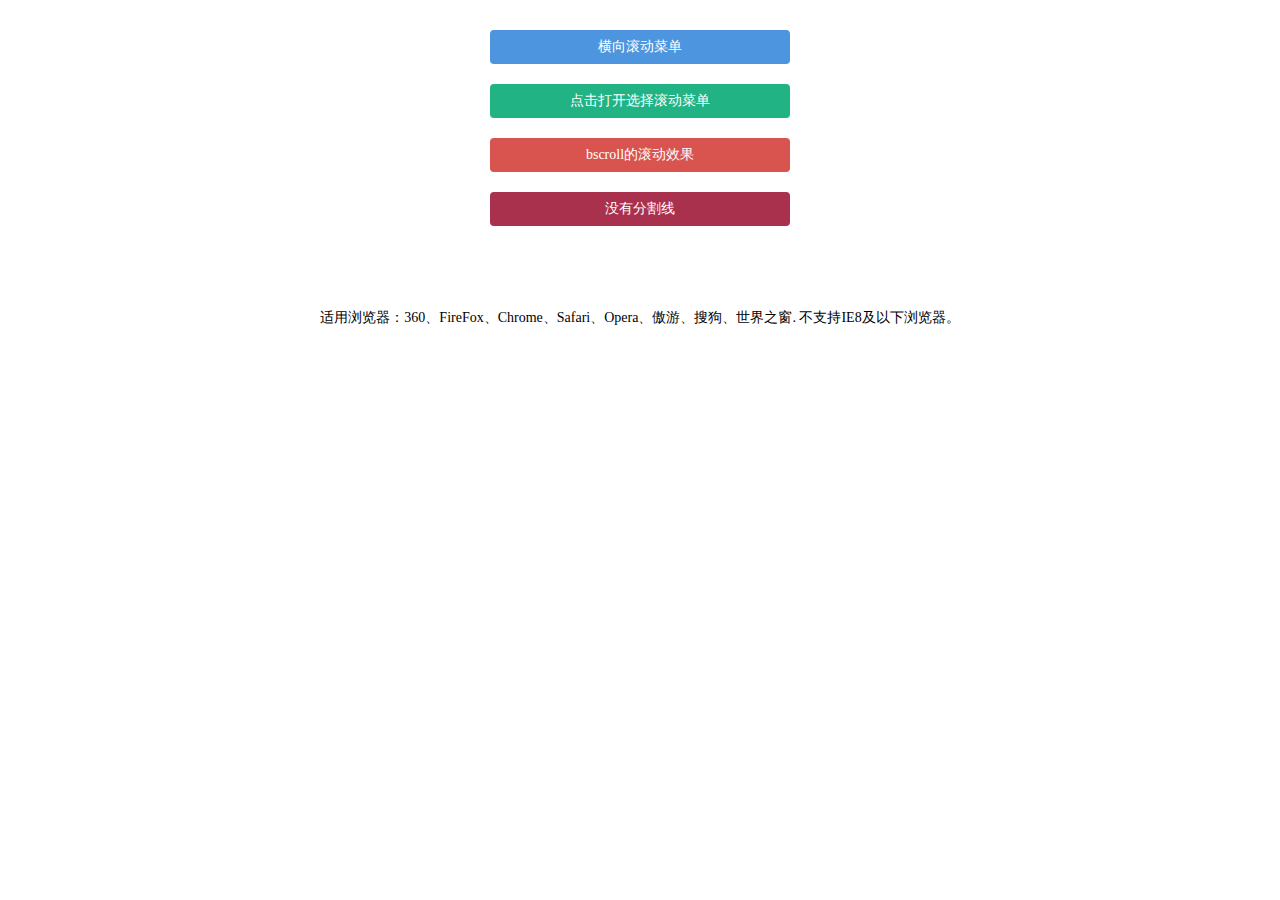
<file: 前端/开发控件/jquery_bottom_popup_menu(jb51.net)/index.html>
﻿<!DOCTYPE html>
<html lang="en">
<head>
<meta charset="UTF-8">
<title>jQuery手机端底部弹出菜单列表代码</title>
<meta name="viewport" content="width=device-width, initial-scale=1.0,maximum-scale=1.0, user-scalable=no">

<link rel="stylesheet" href="css/global.css">
<link rel="stylesheet" href="css/animate.css">
<link rel="stylesheet" href="fonts/fontCss.css">
<link rel="stylesheet" href="css/scrollmenu.css">

</head>
<body style="margin: 0;width: 100%">
<div style="width: 300px;margin: 10px auto">
	<div class="dw-btn btn-primary" style="width:300px;text-align:center;display: block;margin: 20px 0;cursor: pointer; " onclick="showList()">横向滚动菜单</div>

	<div class="dw-btn btn-success" style="width:300px;text-align:center;display: block;margin: 20px 0; " onClick="showList1()" >点击打开选择滚动菜单</div>

	<div class="dw-btn btn-danger" style="width:300px;text-align:center;display: block;margin: 20px 0; " onClick="showListbscroll()">bscroll的滚动效果</div>

	<div class="dw-btn btn-deepred" style="width:300px;text-align:center;display: block;margin: 20px 0; " onClick="showListnoborder()">没有分割线</div>
</div>

<script type="text/javascript" src="js/jquery.js"></script>
<script type="text/javascript" src="js/bscroll.js"></script>
<script type="text/javascript" src="js/scrollmenu.js"></script>
<script type="text/javascript">
function showList(){
	$("body").scrollmenu({
		type:'cross',
		// bscroll:true,
		// animateIn:'bounceIn',
		// animateOut:'bounceOut',
		click:function(ret){
			if(ret.hasHref){
				return
			}else{
				// switch (ret.index){
				// 	case 0:
				// 	alert(0);
				// 	break;
				// }
				alert(JSON.stringify(ret));
			}
		}
	});
}

function showList1(){
	$("body").scrollmenu({
		type:'',
		// bscroll:true,
		// animateIn:'bounceIn',
		// animateOut:'bounceOut',
		click:function(ret){
			if(ret.hasHref){
				return
			}else{
				// switch (ret.index){
				// 	case 0:
				// 	alert(0);
				// 	break;
				// }
				alert(JSON.stringify(ret));
			}
		}
	});
}

function showListbscroll(){
	$("body").scrollmenu({
		// type:'',
		bscroll:true,
		// animateIn:'bounceIn',
		// animateOut:'bounceOut',
		click:function(ret){
			if(ret.hasHref){
				return
			}else{
				// switch (ret.index){
				// 	case 0:
				// 	alert(0);
				// 	break;
				// }
				alert(JSON.stringify(ret));
			}
		}
	});
}

function showListnoborder(){
	$("body").scrollmenu({
		type:'cross',
		hasLineBorder:false,
		// bscroll:true,
		// animateIn:'bounceIn',
		// animateOut:'bounceOut',
		click:function(ret){
			if(ret.hasHref){
				return
			}else{
				// switch (ret.index){
				// 	case 0:
				// 	alert(0);
				// 	break;
				// }
				alert(JSON.stringify(ret));
			}
		}
	});
}
</script>

<div style="text-align:center;margin:50px 0; font:normal 14px/24px 'MicroSoft YaHei';">
<p>适用浏览器：360、FireFox、Chrome、Safari、Opera、傲游、搜狗、世界之窗. 不支持IE8及以下浏览器。</p>
</div>
</body>
</html>
</file>
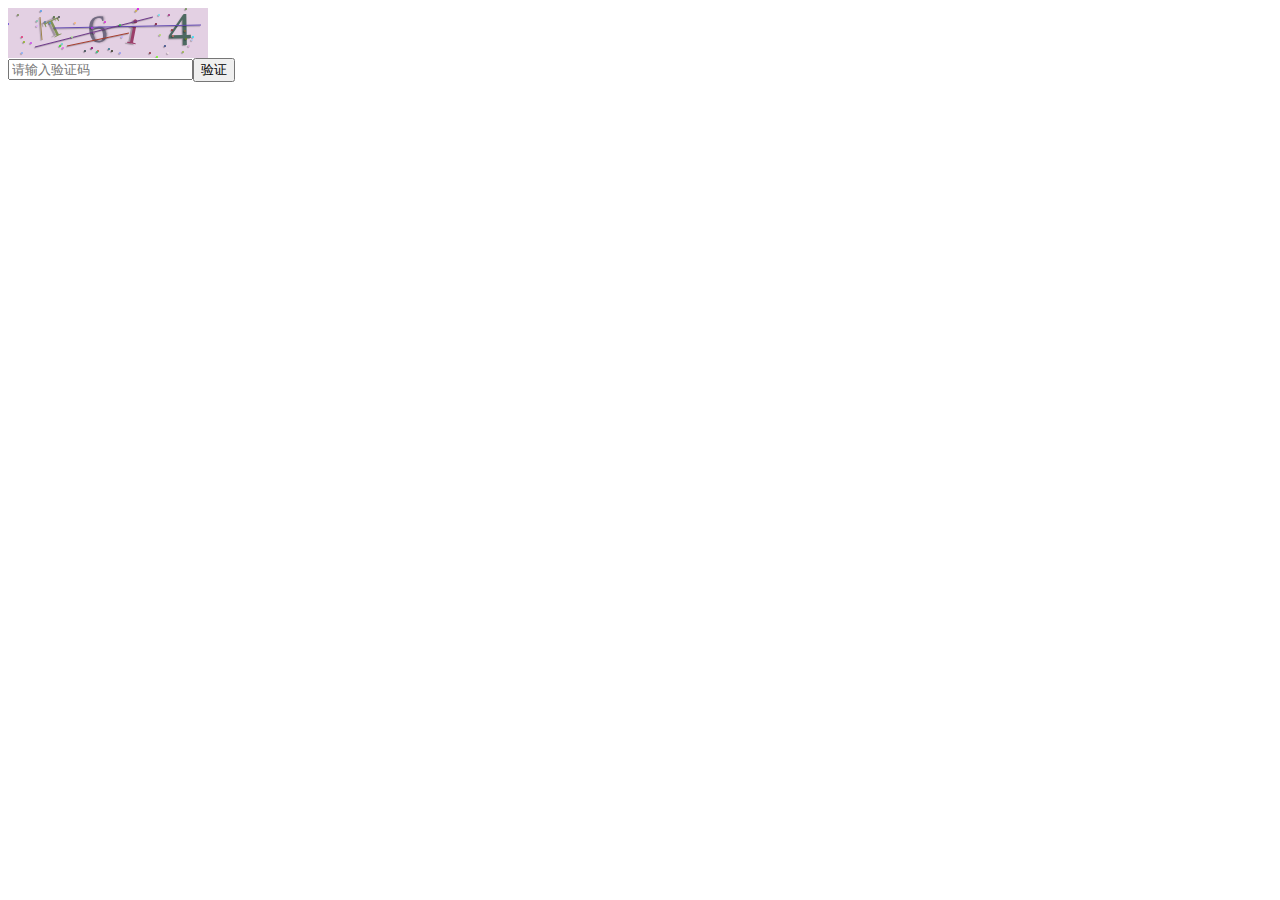
<file: 前端/开发控件/jquery验证码/index.html>
<!DOCTYPE html>
<html>
	<head>
		<meta charset="UTF-8">
		<title>图形验证码</title>
	</head>
	<body>
		<div id="v_container" style="width: 200px;height: 50px;"></div>
		<input type="text" id="code_input" value="" placeholder="请输入验证码"/><button id="my_button">验证</button>
	</body>
	<script src="js/gVerify.js"></script>
	<script>
		var verifyCode = new GVerify("v_container");

		document.getElementById("my_button").onclick = function(){
			var res = verifyCode.validate(document.getElementById("code_input").value);
			if(res){
				alert("验证正确");
			}else{
				alert("验证码错误");
			}
		}
	</script>
</html>
</file>
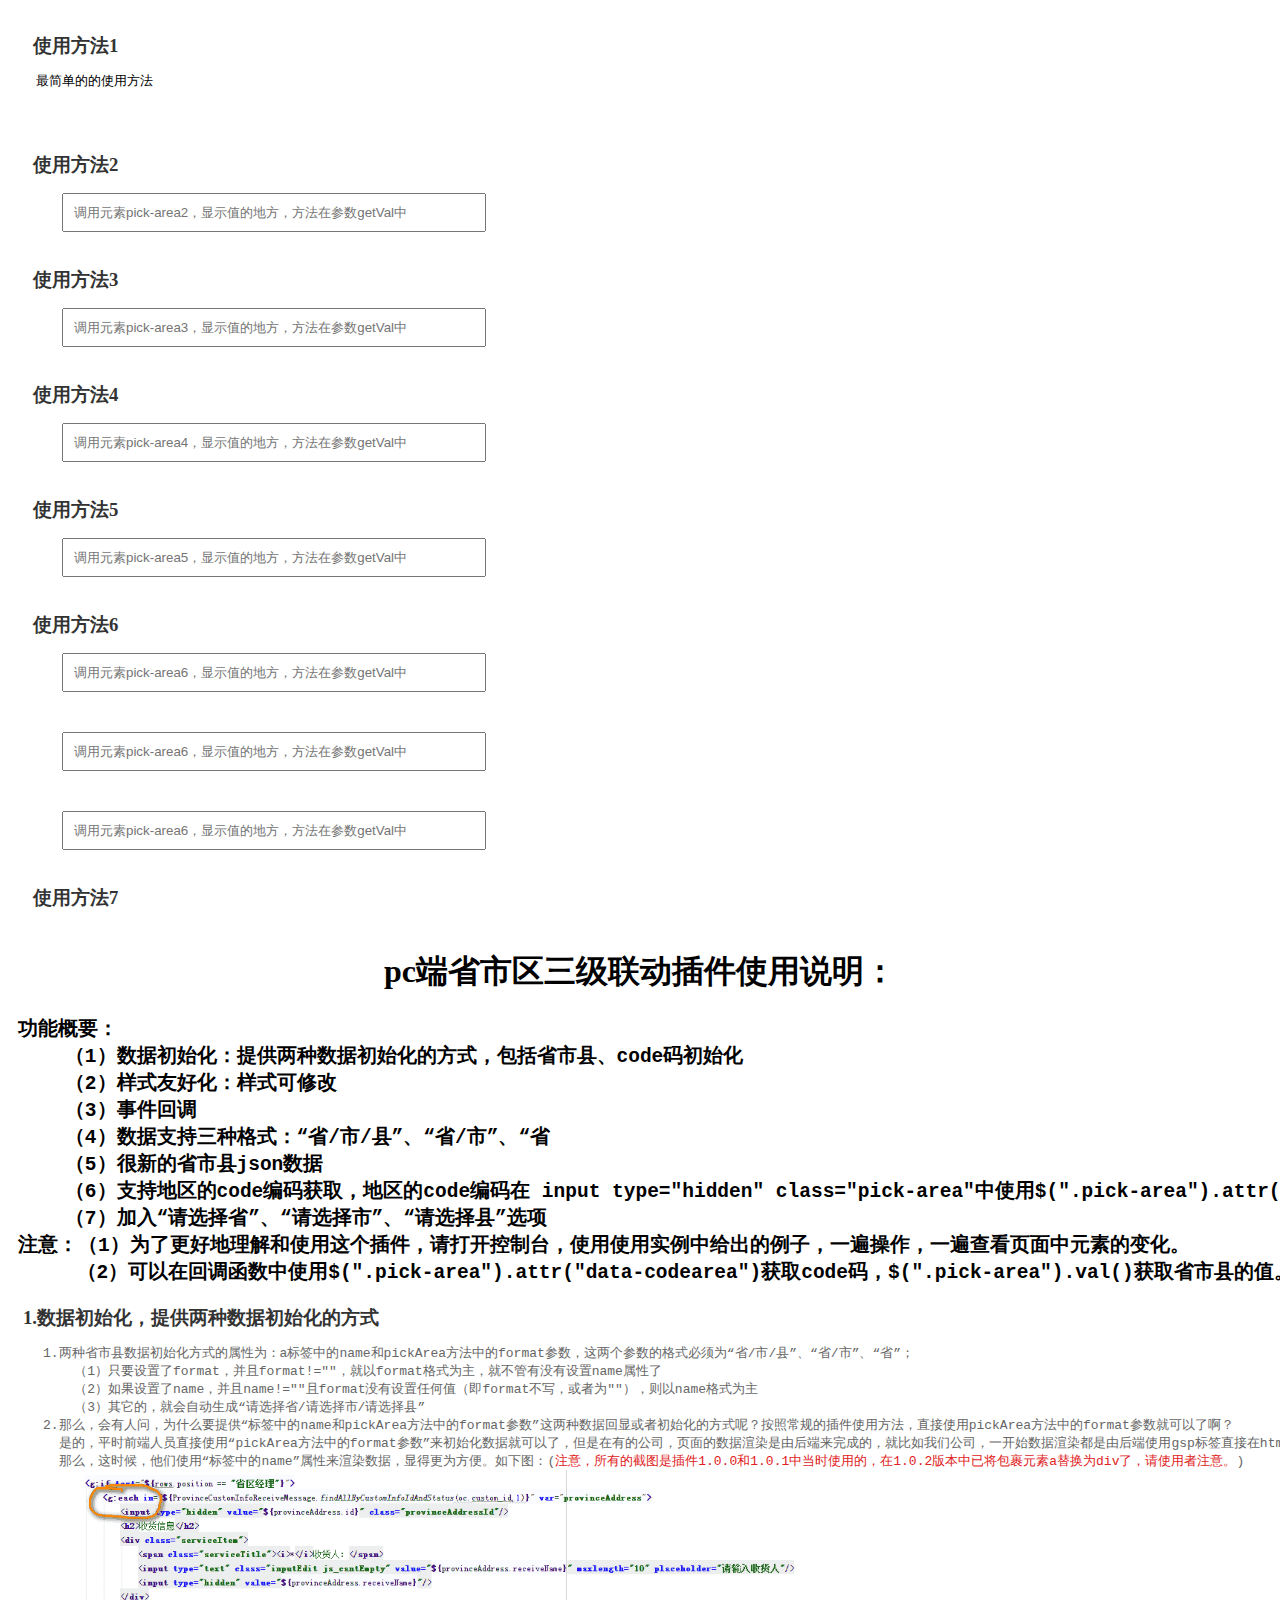
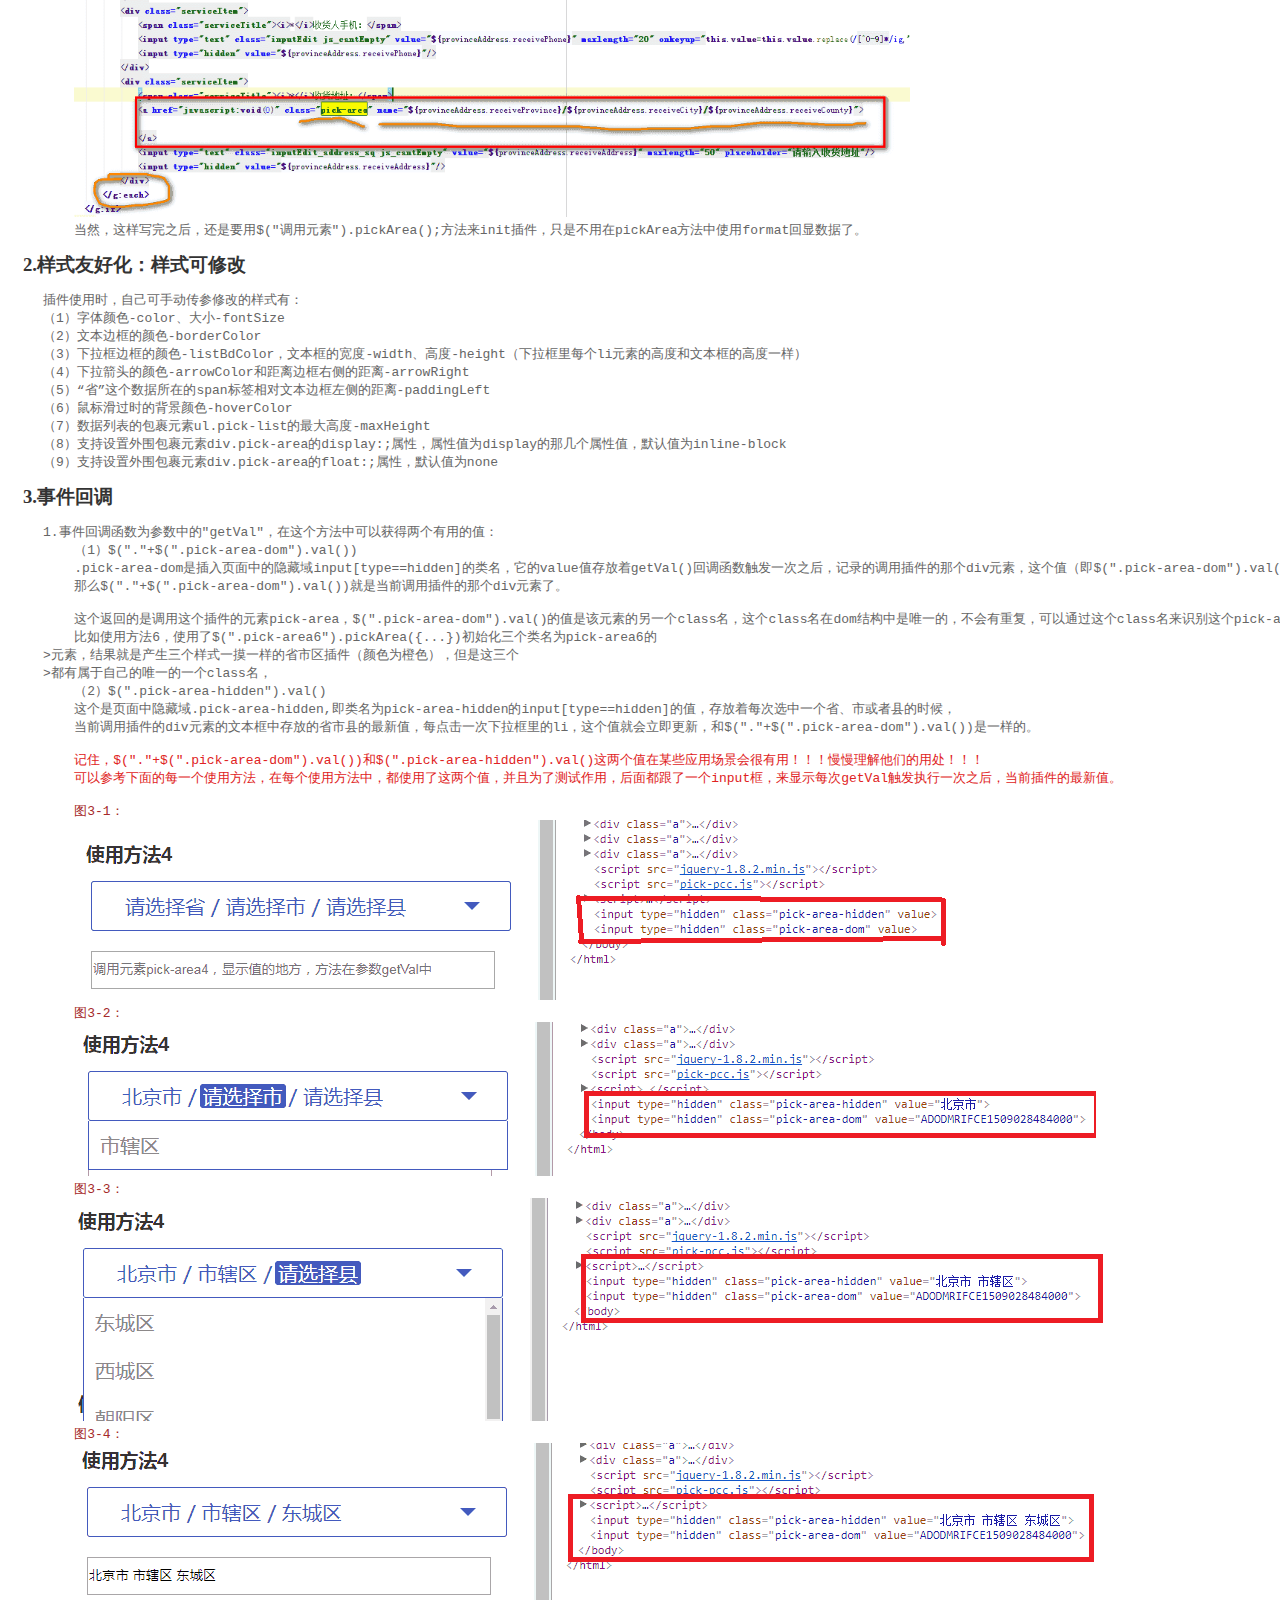
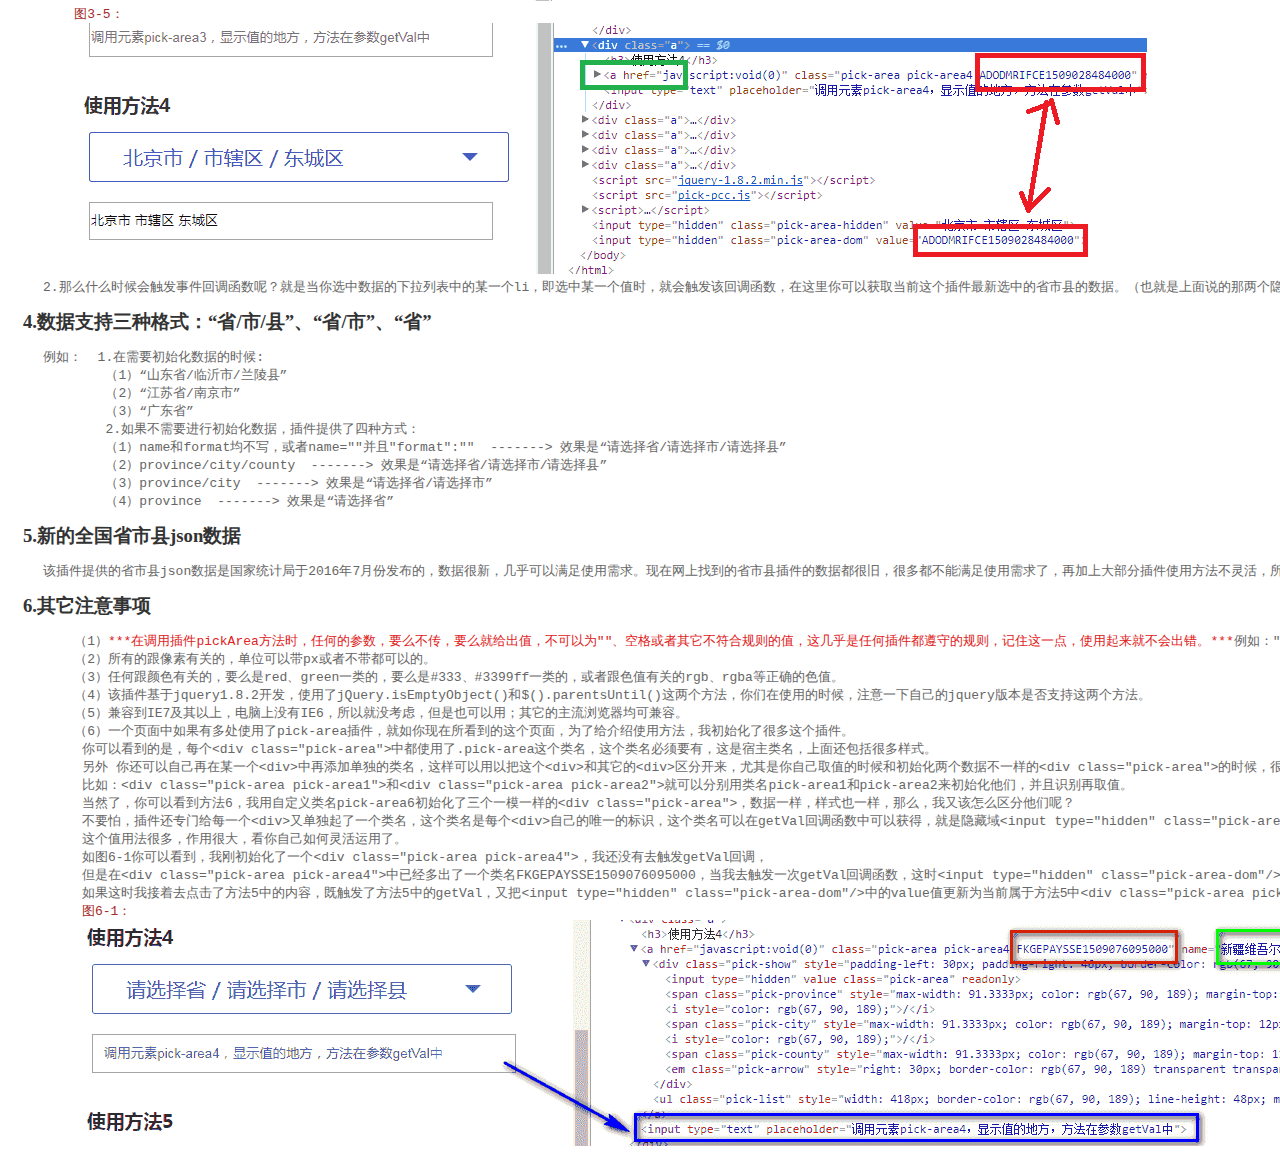
<file: 前端/开发控件/jQuery插件city-picker实现省市区三级联动/方案3/Index.html>
﻿<!doctype html>
<html lang="en">
<head>
<meta charset="UTF-8">
<title>Document</title>
<link rel="stylesheet" href="css/pick-pcc.css" />
<style>
        body{padding:10px;}
        .pick-area{margin:10px;}
        .a{float:left;width:100%;margin:10px;}
        .a input{width:400px;padding:10px;margin:10px;outline-color: greenyellow;}
        h1{text-align: center;}
        h3{margin:5px;color:#333;}
        h4{margin:5px;color:#666;padding:0 20px;font-weight: 100;}
        .blank{float:left;width:50%;height:400px;background:cyan;border-top:1px solid #333;margin-top:50px;}
        .blank2{float:left;width:50%;height:400px;background:lightpink;border-top:1px solid #333;padding-top:50px;}
        .box{width:100%;overflow: hidden;background:lightgreen;}
    </style>
</head>
<body>

<div class="a">
<h3>使用方法1</h3>
<pre> 最简单的的使用方法
</pre>
<div class="pick-area pick-area1" name="山东省/临沂市/兰陵县"></div>
</div>
<div class="a">
<h3>使用方法2</h3>
<div class="pick-area pick-area2" name=""></div>
<input type="text" placeholder="调用元素pick-area2，显示值的地方，方法在参数getVal中" />
</div>
<div class="a">
<h3>使用方法3</h3>
<div class="pick-area pick-area3" name=""></div>
<input type="text" placeholder="调用元素pick-area3，显示值的地方，方法在参数getVal中" />
</div>
<div class="a">
<h3>使用方法4</h3>
<div class="pick-area pick-area4" name="新疆维吾尔自治区/博尔塔拉蒙古自治州"></div>
<input type="text" placeholder="调用元素pick-area4，显示值的地方，方法在参数getVal中" />
</div>
<div class="a">
<h3>使用方法5</h3>
<div class="pick-area pick-area5" name=""></div>
<input type="text" placeholder="调用元素pick-area5，显示值的地方，方法在参数getVal中" />
</div>
<div class="a">
<h3>使用方法6</h3>
<div class="pick-area pick-area6" name=""></div>
<input type="text" placeholder="调用元素pick-area6，显示值的地方，方法在参数getVal中" />
</div>
<div class="a">
<div class="pick-area pick-area6" name=""></div>
<input type="text" placeholder="调用元素pick-area6，显示值的地方，方法在参数getVal中" />
</div>
<div class="a">
<div class="pick-area pick-area6" name=""></div>
<input type="text" placeholder="调用元素pick-area6，显示值的地方，方法在参数getVal中" />
</div>
<div class="a">
<h3>使用方法7</h3>
<div class="pick-area pick-area7" name="province"></div>
</div>
<h1>pc端省市区三级联动插件使用说明：</h1>
<h2>
<pre>功能概要：
    （1）数据初始化：提供两种数据初始化的方式，包括省市县、code码初始化
    （2）样式友好化：样式可修改
    （3）事件回调
    （4）数据支持三种格式：“省/市/县”、“省/市”、“省
    （5）很新的省市县json数据
    （6）支持地区的code编码获取，地区的code编码在 input type="hidden" class="pick-area"中使用$(".pick-area").attr("data-codearea")获取。
    （7）加入“请选择省”、“请选择市”、“请选择县”选项
注意：（1）为了更好地理解和使用这个插件，请打开控制台，使用使用实例中给出的例子，一遍操作，一遍查看页面中元素的变化。    
     （2）可以在回调函数中使用$(".pick-area").attr("data-codearea")获取code码，$(".pick-area").val()获取省市县的值。
</pre>
</h2>
<div>
<h3>1.数据初始化，提供两种数据初始化的方式</h3>
<h4>
<pre>1.两种省市县数据初始化方式的属性为：a标签中的name和pickArea方法中的format参数，这两个参数的格式必须为“省/市/县”、“省/市”、“省”；
    （1）只要设置了format，并且format!=""，就以format格式为主，就不管有没有设置name属性了
    （2）如果设置了name，并且name!=""且format没有设置任何值（即format不写，或者为""），则以name格式为主
    （3）其它的，就会自动生成“请选择省/请选择市/请选择县”
2.那么，会有人问，为什么要提供“标签中的name和pickArea方法中的format参数”这两种数据回显或者初始化的方式呢？按照常规的插件使用方法，直接使用pickArea方法中的format参数就可以了啊？
  是的，平时前端人员直接使用“pickArea方法中的format参数”来初始化数据就可以了，但是在有的公司，页面的数据渲染是由后端来完成的，就比如我们公司，一开始数据渲染都是由后端使用gsp标签直接在html里就把数据渲染完了，
  那么，这时候，他们使用“标签中的name”属性来渲染数据，显得更为方便。如下图：(<font color="#e02222">注意，所有的截图是插件1.0.0和1.0.1中当时使用的，在1.0.2版本中已将包裹元素a替换为div了，请使用者注意。</font>)
    <img src="picture/2017-10-27_104931.png" alt="" style="width:70%;" />
    当然，这样写完之后，还是要用$("调用元素").pickArea();方法来init插件，只是不用在pickArea方法中使用format回显数据了。
</pre>
</h4>
</div>
<div>
<h3>2.样式友好化：样式可修改</h3>
<h4>
<pre>插件使用时，自己可手动传参修改的样式有：
（1）字体颜色-color、大小-fontSize
（2）文本边框的颜色-borderColor
（3）下拉框边框的颜色-listBdColor，文本框的宽度-width、高度-height（下拉框里每个li元素的高度和文本框的高度一样）
（4）下拉箭头的颜色-arrowColor和距离边框右侧的距离-arrowRight
（5）“省”这个数据所在的span标签相对文本边框左侧的距离-paddingLeft
（6）鼠标滑过时的背景颜色-hoverColor
（7）数据列表的包裹元素ul.pick-list的最大高度-maxHeight
（8）支持设置外围包裹元素div.pick-area的display:;属性，属性值为display的那几个属性值，默认值为inline-block
（9）支持设置外围包裹元素div.pick-area的float:;属性，默认值为none
</pre>
</h4>
</div>
<div>
<h3>3.事件回调</h3>
<h4>
<pre>1.事件回调函数为参数中的"getVal"，在这个方法中可以获得两个有用的值：
    （1）$("."+$(".pick-area-dom").val())
    .pick-area-dom是插入页面中的隐藏域input[type==hidden]的类名，它的value值存放着getVal()回调函数触发一次之后，记录的调用插件的那个div元素，这个值（即$(".pick-area-dom").val()）是一个类名，该类名唯一
    那么$("."+$(".pick-area-dom").val())就是当前调用插件的那个div元素了。

    这个返回的是调用这个插件的元素pick-area，$(".pick-area-dom").val()的值是该元素的另一个class名，这个class名在dom结构中是唯一的，不会有重复，可以通过这个class名来识别这个pick-area。
    比如使用方法6，使用了$(".pick-area6").pickArea({...})初始化三个类名为pick-area6的<div></div>>元素，结果就是产生三个样式一摸一样的省市区插件（颜色为橙色），但是这三个<div></div>>都有属于自己的唯一的一个class名，
    （2）$(".pick-area-hidden").val()
    这个是页面中隐藏域.pick-area-hidden,即类名为pick-area-hidden的input[type==hidden]的值，存放着每次选中一个省、市或者县的时候，
    当前调用插件的div元素的文本框中存放的省市县的最新值，每点击一次下拉框里的li，这个值就会立即更新，和$("."+$(".pick-area-dom").val())是一样的。

    <font color="#e02222">记住，$("."+$(".pick-area-dom").val())和$(".pick-area-hidden").val()这两个值在某些应用场景会很有用！！！慢慢理解他们的用处！！！
    可以参考下面的每一个使用方法，在每个使用方法中，都使用了这两个值，并且为了测试作用，后面都跟了一个input框，来显示每次getVal触发执行一次之后，当前插件的最新值。</font>

    <font color="#a52a2a">图3-1：</font>
    <img src="picture/2017-10-26_223533.png" alt="" />
    <font color="#a52a2a">图3-2：</font>
    <img src="picture/2017-10-26_223642.png" alt="" />
    <font color="#a52a2a">图3-3：</font>
    <img src="picture/2017-10-26_223659.png" alt="" />
    <font color="#a52a2a">图3-4：</font>
    <img src="picture/2017-10-26_223715.png" alt="" />
    <font color="#a52a2a">图3-5：</font>
    <img src="picture/2017-10-26_223737.png" alt="" />
2.那么什么时候会触发事件回调函数呢？就是当你选中数据的下拉列表中的某一个li，即选中某一个值时，就会触发该回调函数，在这里你可以获取当前这个插件最新选中的省市县的数据。（也就是上面说的那两个隐藏域的值）
</pre>
</h4>
</div>
<div>
<h3>4.数据支持三种格式：“省/市/县”、“省/市”、“省”</h3>
<h4>
<pre>例如：  1.在需要初始化数据的时候:
        （1）“山东省/临沂市/兰陵县”
        （2）“江苏省/南京市”
        （3）“广东省”
        2.如果不需要进行初始化数据，插件提供了四种方式：
        （1）name和format均不写，或者name=""并且"format":""  -------> 效果是“请选择省/请选择市/请选择县”
        （2）province/city/county  -------> 效果是“请选择省/请选择市/请选择县”
        （3）province/city  -------> 效果是“请选择省/请选择市”
        （4）province  -------> 效果是“请选择省”
</pre>
</h4>
</div>
<div>
<h3>5.新的全国省市县json数据</h3>
<h4>
<pre>该插件提供的省市县json数据是国家统计局于2016年7月份发布的，数据很新，几乎可以满足使用需求。现在网上找到的省市县插件的数据都很旧，很多都不能满足使用需求了，再加上大部分插件使用方法不灵活，所以我才被迫写了这个插件。
</pre>
</h4>
</div>
<div>
<h3>6.其它注意事项</h3>
<h4>
<pre>    （1）<font color="#e02222">***在调用插件pickArea方法时，任何的参数，要么不传，要么就给出值，不可以为""、空格或者其它不符合规则的值，这几乎是任何插件都遵守的规则，记住这一点，使用起来就不会出错。***</font>例如："hoverColor":""是不允许的，但是可以不传这个值。
    （2）所有的跟像素有关的，单位可以带px或者不带都可以的。
    （3）任何跟颜色有关的，要么是red、green一类的，要么是#333、#3399ff一类的，或者跟色值有关的rgb、rgba等正确的色值。
    （4）该插件基于jquery1.8.2开发，使用了jQuery.isEmptyObject()和$().parentsUntil()这两个方法，你们在使用的时候，注意一下自己的jquery版本是否支持这两个方法。
    （5）兼容到IE7及其以上，电脑上没有IE6，所以就没考虑，但是也可以用；其它的主流浏览器均可兼容。
    （6）一个页面中如果有多处使用了pick-area插件，就如你现在所看到的这个页面，为了给介绍使用方法，我初始化了很多这个插件。
     你可以看到的是，每个&lt;div class="pick-area"&gt;中都使用了.pick-area这个类名，这个类名必须要有，这是宿主类名，上面还包括很多样式。
     另外 你还可以自己再在某一个&lt;div&gt;中再添加单独的类名，这样可以用以把这个&lt;div&gt;和其它的&lt;div&gt;区分开来，尤其是你自己取值的时候和初始化两个数据不一样的&lt;div class="pick-area"&gt;的时候，很方便了。
     比如：&lt;div class="pick-area pick-area1"&gt;和&lt;div class="pick-area pick-area2"&gt;就可以分别用类名pick-area1和pick-area2来初始化他们，并且识别再取值。
     当然了，你可以看到方法6，我用自定义类名pick-area6初始化了三个一模一样的&lt;div class="pick-area"&gt;，数据一样，样式也一样，那么，我又该怎么区分他们呢？
     不要怕，插件还专门给每一个&lt;div&gt;又单独起了一个类名，这个类名是每个&lt;div&gt;自己的唯一的标识，这个类名可以在getVal回调函数中可以获得，就是隐藏域&lt;input type="hidden" class="pick-area-dom"/&gt;的值。
     这个值用法很多，作用很大，看你自己如何灵活运用了。
     如图6-1你可以看到，我刚初始化了一个&lt;div class="pick-area pick-area4"&gt;，我还没有去触发getVal回调，
     但是在&lt;div class="pick-area pick-area4"&gt;中已经多出了一个类名FKGEPAYSSE1509076095000，当我去触发一次getVal回调函数，这时&lt;input type="hidden" class="pick-area-dom"/&gt;中就存放了这个类名。
     如果这时我接着去点击了方法5中的内容，既触发了方法5中的getVal，又把&lt;input type="hidden" class="pick-area-dom"/&gt;中的value值更新为当前属于方法5中&lt;div class="pick-area pick-area5"&gt;的唯一的类名。
     <font color="#a52a2a">图6-1：</font>
     <img src="picture/2017-10-27_114933.png" alt="" />
</pre>
</h4>
</div>
</body>
<script src="js/jquery-1.10.2.js"></script>
<script type="text/javascript" src="js/pick-pcc.js"></script>
<script type="text/javascript">

    $(".pick-area1").pickArea();

    $(".pick-area2").pickArea({
        "format":"北京市/市辖区", //格式
        "width":"300",
        "borderColor":"#7b68ee",//文本边框的色值
        "arrowColor":"#7b68ee",//箭头颜色
        "listBdColor":"#7b68ee",//下拉框父元素ul的border色值
        "color":"#7b68ee",//字体颜色
        "fontSize":"16px",//字体大小
        "hoverColor":"#7b68ee",
        "paddingLeft":"10px",
        "arrowRight":"10px",
        //"preSet":"北京市/市辖区/东城区",
        "getVal":function(){
            //console.log($(".pick-area-hidden").val())
            //console.log($(".pick-area-dom").val())
            var thisdom = $("."+$(".pick-area-dom").val());
            thisdom.next().val($(".pick-area-hidden").val());
        }
    });

    $(".pick-area3").pickArea({
        "format":"江苏省", //格式
        "width":"400",
        "float":"right",
        "borderColor":"#51AFC9",//文本边框的色值
        "arrowColor":"#51AFC9",//箭头颜色
        "listBdColor":"#51AFC9",//下拉框父元素ul的border色值
        "color":"#51AFC9",//字体颜色
        "fontSize":"16px",//字体大小
        "hoverColor":"#51AFC9",
        "paddingLeft":"10px",
        "arrowRight":"10px",
        "maxHeight":"600",
        //"preSet":"河南省/郑州市",
        "getVal":function(){
            //console.log($(".pick-area-hidden").val())
            //console.log($(".pick-area-dom").val())
            var thisdom = $("."+$(".pick-area-dom").val());
            thisdom.next().val($(".pick-area-hidden").val());
        }
    });
    $(".pick-area4").pickArea({
        "format":"province/city/county", //格式
        "display":"block",
        "width":"420",//设置“省市县”文本边框的宽度
        "height":"48",//设置“省市县”文本边框的高度
        "borderColor":"#435abd",//设置“省市县”文本边框的色值
        "arrowColor":"#435abd",//设置下拉箭头颜色
        "listBdColor":"#435abd",//设置下拉框父元素ul的border色值
        "color":"#435abd",//设置“省市县”字体颜色
        "fontSize":"20px",//设置字体大小
        "hoverColor":"#435abd",
        "paddingLeft":"50px",//设置“省”位置处的span相较于边框的距离
        "arrowRight":"30px",//设置下拉箭头距离边框右侧的距离
        "maxHeight":"300px",
        //"preSet":"",//数据初始化 ；这里的数据初始化有两种方式，第一种是用preSet属性设置，第二种是在a标签里使用name属性设置
        "getVal":function(){//这个方法是每次选中一个省、市或者县之后，执行的方法
            //console.log($(".pick-area-hidden").val())
            //console.log($(".pick-area-dom").val())
            var thisdom = $("."+$(".pick-area-dom").val());//返回的是调用这个插件的元素pick-area，$(".pick-area-dom").val()的值是该元素的另一个class名，这个class名在dom结构中是唯一的，不会有重复，可以通过这个class名来识别这个pick-area
            thisdom.next().val($(".pick-area-hidden").val());//$(".pick-area-hidden").val()是页面中隐藏域的值，存放着每次选中一个省、市或者县的时候，当前文本存放的省市县的最新值，每点击一次下拉框里的li，这个值就会立即更新
        }
    });
    $(".pick-area5").pickArea({
        "format":"province/city", //格式
        "width":"300",
        "borderColor":"#e02222",//文本边框的色值
        "arrowColor":"#e02222",//下拉箭头颜色
        "listBdColor":"#e02222",//下拉框父元素ul的border色值
        "color":"#e02222",//字体颜色
        "hoverColor":"#e02222",
        //"preSet":"山东省/临沂市/兰陵县",
        "getVal":function(){
            //console.log($(".pick-area-hidden").val())
            //console.log($(".pick-area-dom").val())
            var thisdom = $("."+$(".pick-area-dom").val());
            thisdom.next().val($(".pick-area-hidden").val());
        }
    });

    $(".pick-area6").pickArea({
        "format":"上海市/市辖区/普陀区", //格式
        "width":"340",
        "borderColor":"#ff8c00",//文本边框的色值
        "arrowColor":"#ff8c00",//下拉箭头颜色
        "listBdColor":"#ff8c00",//下拉框父元素ul的border色值
        "color":"#ff8c00",//字体颜色
        "hoverColor":"#ff8c00",
        //"preSet":"山东省/临沂市/兰陵县",
        "getVal":function(){
            //console.log($(".pick-area-hidden").val())
            //console.log($(".pick-area-dom").val())
            var thisdom = $("."+$(".pick-area-dom").val());
            thisdom.next().val($(".pick-area-hidden").val());
        }
    });

    $(".pick-area7").pickArea({"format":"","width":"120px","borderColor":"#7894D4","color":'#7894D4',"arrowColor":"#7894D4"});

</script>
</html>
</file>
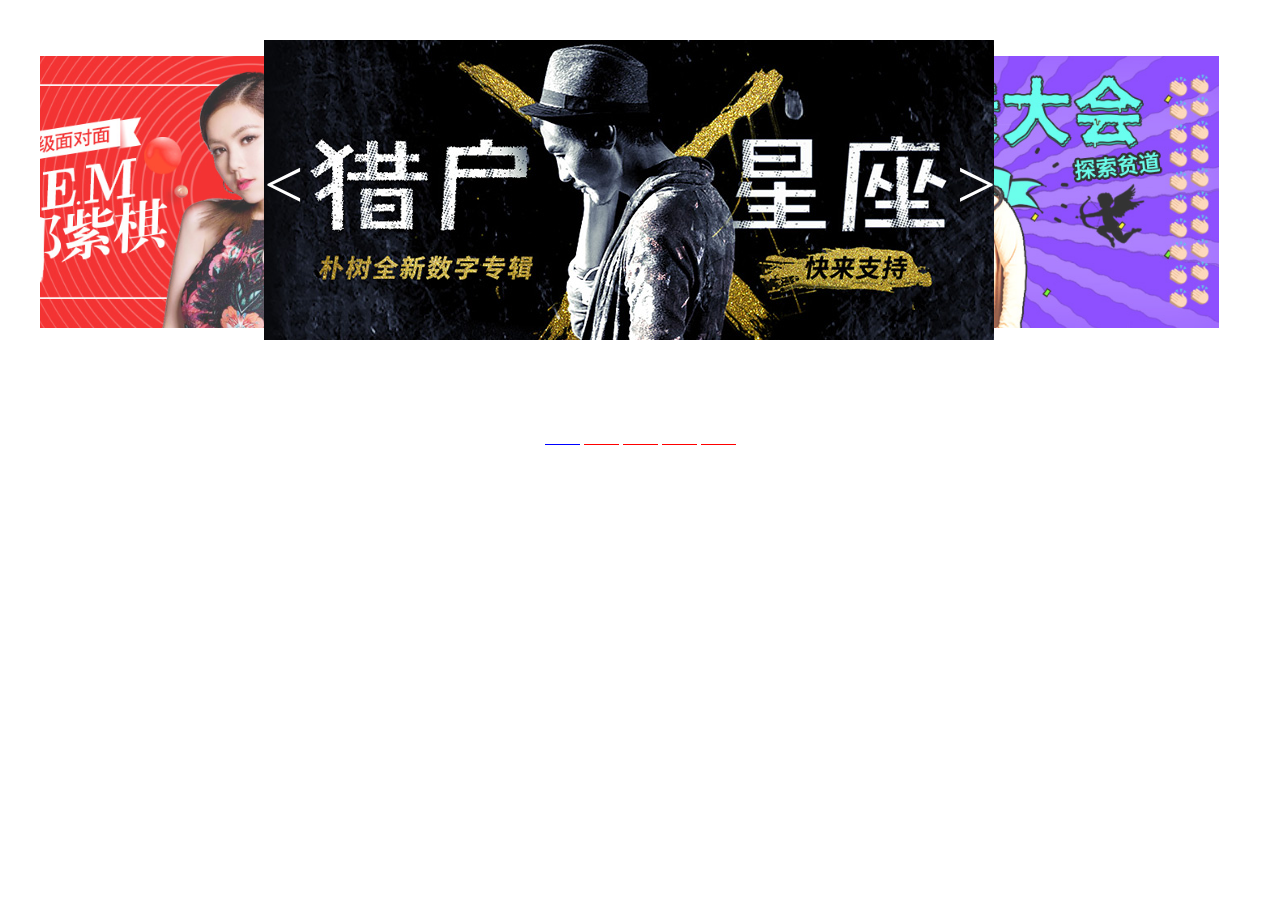
<file: 前端/开发控件/图片层叠轮播/1/index.html>
<!DOCTYPE html>
<html lang="en">
<head>
    <meta charset="UTF-8">
    <title>图片轮播插件</title>
    <style type="text/css" rel="stylesheet">
        *{
            margin: 0;
            padding: 0;
        }
        /*想要图片出现重叠的效果*/
        .content{
            width: 100%;
            height: 420px;
            margin-top: 40px;
        }
        .list{
            width: 1200px;
            height: 300px;
            overflow: hidden;   /*溢出的隐藏掉，默认的是：内容不会被修剪，会呈现在元素框之外。*/
            position: absolute;
            left: 50%;
            margin-left: -600px;
        }
        li{
            list-style: none;
            position: absolute;   /*一定要设置这个*/
            top: 0;
            left: 0;
            opacity: 0;
            transition: all 0.3s ease-out;
        }
        img{
            border: none;
            width: 730px;
            height: 336px;
            float: left;
        }

        .p5{
            transform: translate3d(-224px,0,0) scale(0.81);
            transform-origin: 100% 25%;
            opacity: 0.8;
            z-index: 2;
        }
        .p4{
            transform:translate3d(224px,0,0) scale(1);
            z-index: 3;
            opacity: 1;
        }
        .p3{
            transform: translate3d(449px,0,0) scale(0.81);
            transform-origin: 100% 25%; /*改变基准的*/
            opacity: 0.8;
            z-index: 2;
        }
        .p2{
            transform:translate3d(672px,0,0) scale(0.81);
        }
        .p1{
            transform:translate3d(896px,0,0) scale(0.81);
        }
        .pre{
            left: 224px;
        }
        .next{
            right: 244px;
        }
        .button{
            position: absolute;
            top:35%;
            text-decoration: none;
            font-size: 70px;
            color: #ffffff;
            z-index: 5;
            }
        a:active{
            color: #000;
            opacity:0.5;
        }

        .buttons{
            position: absolute;
            width: 1200px;
            height: 30px;
            top:50%;
            left:50%;
            margin-top: -15px;
            margin-left: -600px;
            text-align: center;
        }
        .buttons a{
            display: inline-block;
            width: 35px;
            height: 5px;
            padding-top: 4px;
            cursor: pointer;
        }
        span{
            width: 35px;
            height: 1px;
            background: red;
            display: block;
        }
        .blue{
            background: blue;
        }
    </style>
</head>
<body>
<div class="content">
    <div class="list">
        <ul>
            <li class="p5"><a href="#"><img src="images/1.jpg" alt=""></a></li>
            <li class="p4"><a href="#"><img src="images/2.jpg" alt=""></a></li>
            <li class="p3"><a href="#"><img src="images/3.jpg" alt=""></a></li>
            <li class="p2"><a href="#"><img src="images/4.jpg" alt=""></a></li>
            <li class="p1"><a href="#"><img src="images/5.jpg" alt=""></a></li>
        </ul>
        <a href="javascript:;" class="pre button"><</a>
        <a href="javascript:;" class="next button">></a>
    </div>


    <!--下面的横线按钮-->
    <div class="buttons">
        <a href="javascript:;"><span class="blue"></span></a>
        <a href="javascript:;"><span></span></a>
        <a href="javascript:;"><span></span></a>
        <a href="javascript:;"><span></span></a>
        <a href="javascript:;"><span></span></a>

    </div>
</div>
<script src="js/jquery-3.1.1.min.js"></script>
<script src="js/imagePlayer.js"></script>
</body>
</html>
</file>
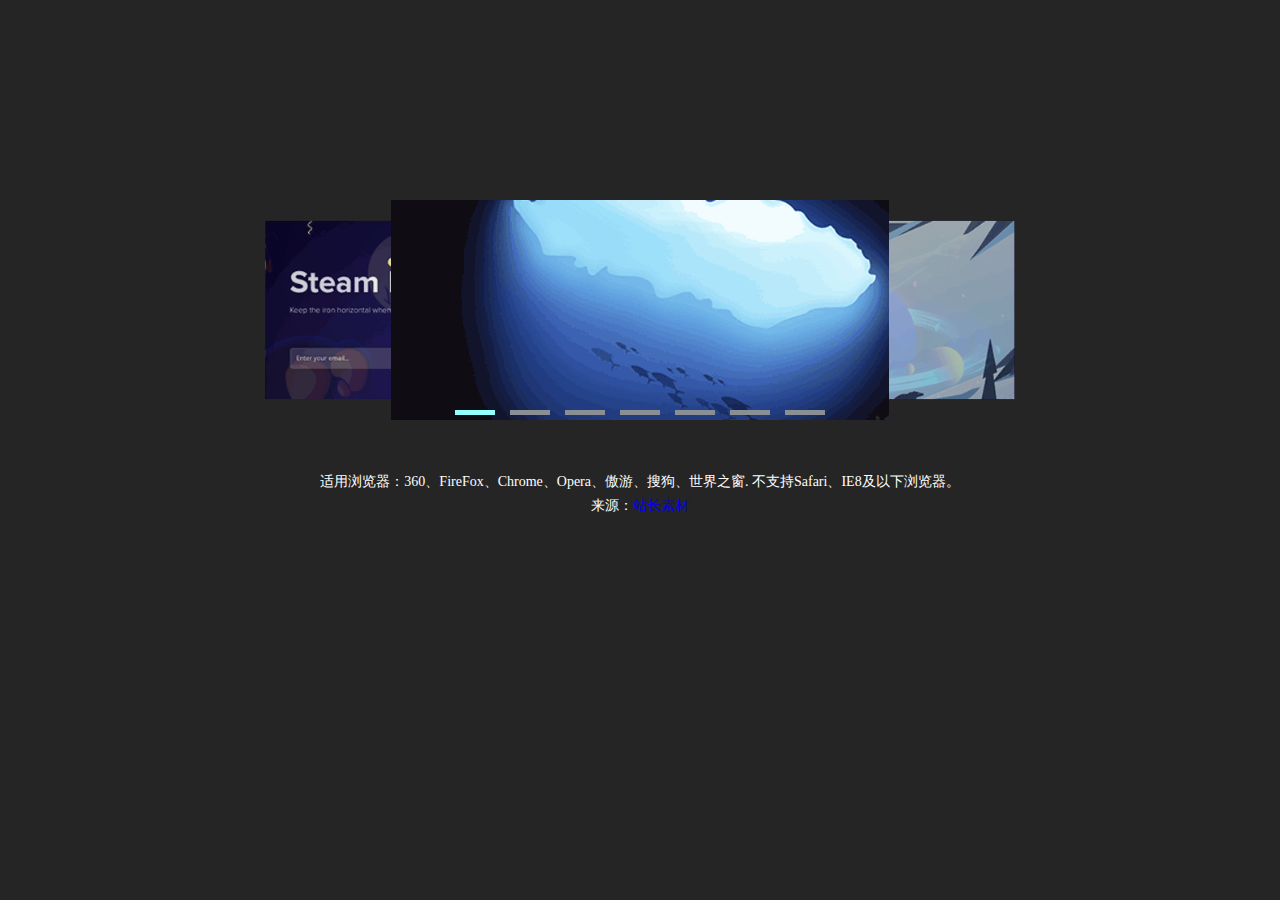
<file: 前端/开发控件/图片层叠轮播/2 - 副本/index.html>
﻿<!DOCTYPE html>
<html lang="en">
<head>
<meta charset="UTF-8">
<title>jQuery可关闭图片层叠轮播代码 - 站长素材</title>

<link rel="stylesheet" href="css/Cooldog.css">
<link rel="stylesheet" href="css/iconfont.css">

</head>
<body>

<div class="Cooldog_container">
    <div class="Cooldog_content">
        <ul>
            <li class="p1">
                <a href="#">
                    <img src="images/1.png" alt="">
                </a>
            </li>
            <li class="p2">
                <a href="#">
                    <img src="images/2.png" alt="">
                </a>
            </li>
            <li class="p3">
                <a href="#">
                    <img src="images/3.png" alt="">
                </a>
            </li>
            <li class="p4">
                <a href="#">
                    <img src="images/4.png" alt="">
                </a>
            </li>
            <li class="p5">
                <a href="#">
                    <img src="images/5.png" alt="">
                </a>
            </li>
            <li class="p5">
                <a href="#">
                    <img src="images/6.png" alt="">
                </a>
            </li>
            <li class="p5">
                <a href="#">
                    <img src="images/7.png" alt="">
                </a>
            </li>
        </ul>
    </div>
    <a href="javascript:;" class="btn_left">
        <i class="iconfont icon-zuoyoujiantou"></i>
    </a>
    <a href="javascript:;" class="btn_right">
        <i class="iconfont icon-zuoyoujiantou-copy-copy"></i>
    </a>
    <a href="javascript:;" class="btn_close">
        <i class="iconfont icon-icon-test"></i>
    </a>
    <div class="buttons clearfix">
        <a href="javascript:;" class="color"></a>
        <a href="javascript:;"></a>
        <a href="javascript:;"></a>
        <a href="javascript:;"></a>
        <a href="javascript:;"></a>
        <a href="javascript:;"></a>
        <a href="javascript:;"></a>
    </div>
</div>

<script type="text/javascript" src="js/jquery.min.js"></script>
<script type="text/javascript" src="js/Cooldog.js"></script>

<div style="text-align:center;margin:50px 0; font:normal 14px/24px 'MicroSoft YaHei';color:#ffffff">
<p>适用浏览器：360、FireFox、Chrome、Opera、傲游、搜狗、世界之窗. 不支持Safari、IE8及以下浏览器。</p>
<p>来源：<a href="http://sc.chinaz.com/" target="_blank">站长素材</a></p>
</div>
</body>
</html>
</file>
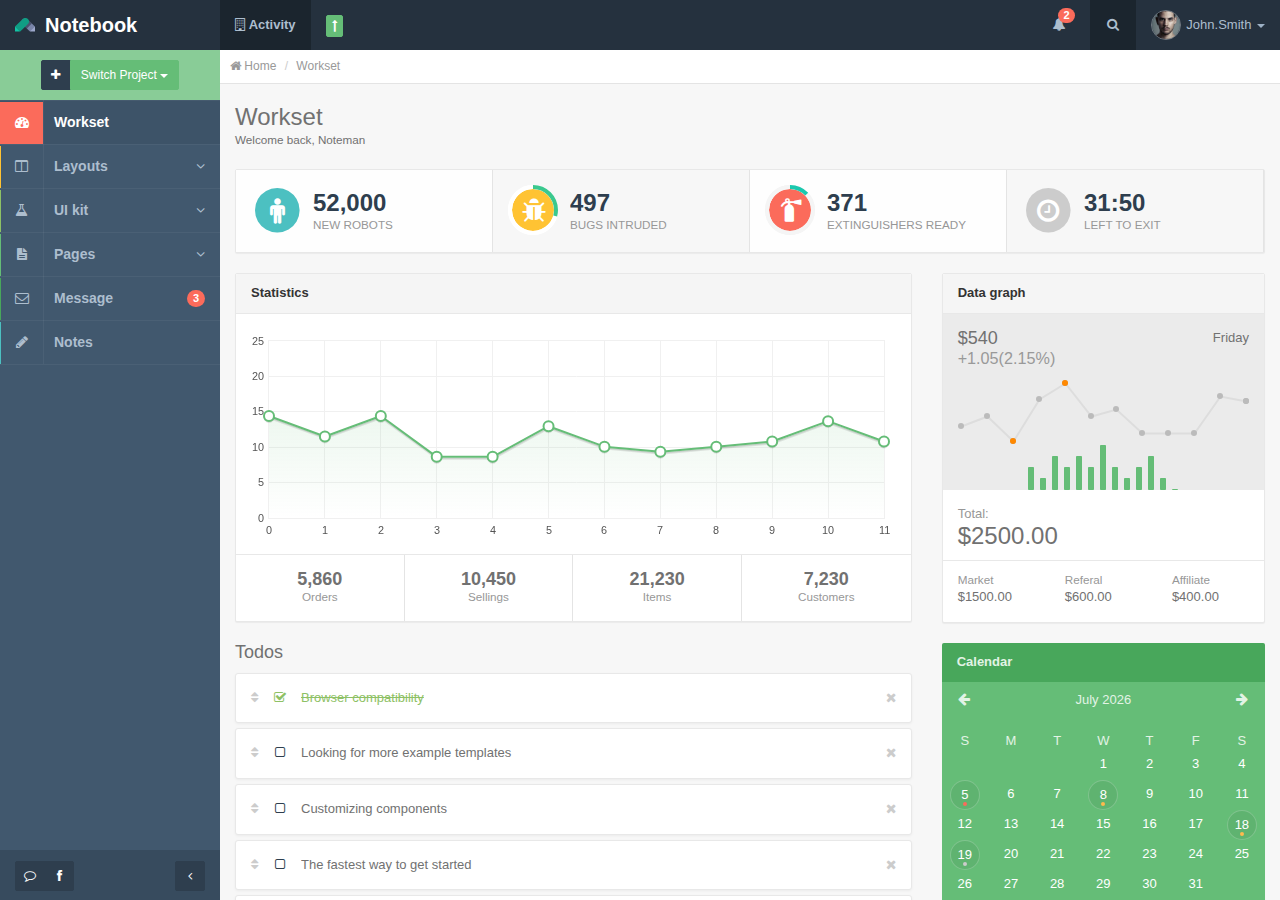
<file: 前端/开发模板/HTML5/Notebook_admin/index.html>
﻿<!DOCTYPE html>
<html lang="en" class="app">
<head>
<meta charset="utf-8" />
<title>Notebook | Web Application</title>
<meta name="description" content="app, web app, responsive, admin dashboard, admin, flat, flat ui, ui kit, off screen nav" />
<meta name="viewport" content="width=device-width, initial-scale=1, maximum-scale=1" />
<link rel="stylesheet" href="css/app.v2.css" type="text/css" />
<link rel="stylesheet" href="js\calendar/bootstrap_calendar.css" type="text/css" cache="false" />
<!--[if lt IE 9]> <script src="js/ie/html5shiv.js" cache="false"></script> <script src="js/ie/respond.min.js" cache="false"></script> <script src="js/ie/excanvas.js" cache="false"></script> <![endif]-->
</head>
<body>
<section class="vbox">
  <header class="bg-dark dk header navbar navbar-fixed-top-xs">
    <div class="navbar-header aside-md"> <a class="btn btn-link visible-xs" data-toggle="class:nav-off-screen" data-target="#nav"> <i class="fa fa-bars"></i> </a> <a href="#" class="navbar-brand" data-toggle="fullscreen"><img src="images/logo.png" class="m-r-sm">Notebook</a> <a class="btn btn-link visible-xs" data-toggle="dropdown" data-target=".nav-user"> <i class="fa fa-cog"></i> </a> </div>
    <ul class="nav navbar-nav hidden-xs">
      <li class="dropdown"> <a href="#" class="dropdown-toggle dker" data-toggle="dropdown"> <i class="fa fa-building-o"></i> <span class="font-bold">Activity</span> </a>
        <section class="dropdown-menu aside-xl on animated fadeInLeft no-borders lt">
          <div class="wrapper lter m-t-n-xs"> <a href="#" class="thumb pull-left m-r"> <img src="images/avatar.jpg" class="img-circle"> </a>
            <div class="clear"> <a href="#"><span class="text-white font-bold">@Mike Mcalidek</a></span> <small class="block">Art Director</small> <a href="#" class="btn btn-xs btn-success m-t-xs">Upgrade</a> </div>
          </div>
          <div class="row m-l-none m-r-none m-b-n-xs text-center">
            <div class="col-xs-4">
              <div class="padder-v"> <span class="m-b-xs h4 block text-white">245</span> <small class="text-muted">Followers</small> </div>
            </div>
            <div class="col-xs-4 dk">
              <div class="padder-v"> <span class="m-b-xs h4 block text-white">55</span> <small class="text-muted">Likes</small> </div>
            </div>
            <div class="col-xs-4">
              <div class="padder-v"> <span class="m-b-xs h4 block text-white">2,035</span> <small class="text-muted">Photos</small> </div>
            </div>
          </div>
        </section>
      </li>
      <li>
        <div class="m-t m-l"> <a href="price.html" class="dropdown-toggle btn btn-xs btn-primary" title="Upgrade"><i class="fa fa-long-arrow-up"></i></a> </div>
      </li>
    </ul>
    <ul class="nav navbar-nav navbar-right hidden-xs nav-user">
      <li class="hidden-xs"> <a href="#" class="dropdown-toggle dk" data-toggle="dropdown"> <i class="fa fa-bell"></i> <span class="badge badge-sm up bg-danger m-l-n-sm count">2</span> </a>
        <section class="dropdown-menu aside-xl">
          <section class="panel bg-white">
            <header class="panel-heading b-light bg-light"> <strong>You have <span class="count">2</span> notifications</strong> </header>
            <div class="list-group list-group-alt animated fadeInRight"> <a href="#" class="media list-group-item"> <span class="pull-left thumb-sm"> <img src="images/avatar.jpg" alt="John said" class="img-circle"> </span> <span class="media-body block m-b-none"> Use awesome animate.css<br>
              <small class="text-muted">10 minutes ago</small> </span> </a> <a href="#" class="media list-group-item"> <span class="media-body block m-b-none"> 1.0 initial released<br>
              <small class="text-muted">1 hour ago</small> </span> </a> </div>
            <footer class="panel-footer text-sm"> <a href="#" class="pull-right"><i class="fa fa-cog"></i></a> <a href="#notes" data-toggle="class:show animated fadeInRight">See all the notifications</a> </footer>
          </section>
        </section>
      </li>
      <li class="dropdown hidden-xs"> <a href="#" class="dropdown-toggle dker" data-toggle="dropdown"><i class="fa fa-fw fa-search"></i></a>
        <section class="dropdown-menu aside-xl animated fadeInUp">
          <section class="panel bg-white">
            <form role="search">
              <div class="form-group wrapper m-b-none">
                <div class="input-group">
                  <input type="text" class="form-control" placeholder="Search">
                  <span class="input-group-btn">
                  <button type="submit" class="btn btn-info btn-icon"><i class="fa fa-search"></i></button>
                  </span> </div>
              </div>
            </form>
          </section>
        </section>
      </li>
      <li class="dropdown"> <a href="#" class="dropdown-toggle" data-toggle="dropdown"> <span class="thumb-sm avatar pull-left"> <img src="images/avatar.jpg"> </span> John.Smith <b class="caret"></b> </a>
        <ul class="dropdown-menu animated fadeInRight">
          <span class="arrow top"></span>
          <li> <a href="#">Settings</a> </li>
          <li> <a href="profile.html">Profile</a> </li>
          <li> <a href="#"> <span class="badge bg-danger pull-right">3</span> Notifications </a> </li>
          <li> <a href="docs.html">Help</a> </li>
          <li class="divider"></li>
          <li> <a href="modal.lockme.html" data-toggle="ajaxModal" >Logout</a> </li>
        </ul>
      </li>
    </ul>
  </header>
  <section>
    <section class="hbox stretch"> <!-- .aside -->
      <aside class="bg-dark lter aside-md hidden-print" id="nav">
        <section class="vbox">
          <header class="header bg-primary lter text-center clearfix">
            <div class="btn-group">
              <button type="button" class="btn btn-sm btn-dark btn-icon" title="New project"><i class="fa fa-plus"></i></button>
              <div class="btn-group hidden-nav-xs">
                <button type="button" class="btn btn-sm btn-primary dropdown-toggle" data-toggle="dropdown"> Switch Project <span class="caret"></span> </button>
                <ul class="dropdown-menu text-left">
                  <li><a href="#">Project</a></li>
                  <li><a href="#">Another Project</a></li>
                  <li><a href="#">More Projects</a></li>
                </ul>
              </div>
            </div>
          </header>
          <section class="w-f scrollable">
            <div class="slim-scroll" data-height="auto" data-disable-fade-out="true" data-distance="0" data-size="5px" data-color="#333333"> <!-- nav -->
              <nav class="nav-primary hidden-xs">
                <ul class="nav">
                  <li class="active"> <a href="index.html" class="active"> <i class="fa fa-dashboard icon"> <b class="bg-danger"></b> </i> <span>Workset</span> </a> </li>
                  <li > <a href="#layout" > <i class="fa fa-columns icon"> <b class="bg-warning"></b> </i> <span class="pull-right"> <i class="fa fa-angle-down text"></i> <i class="fa fa-angle-up text-active"></i> </span> <span>Layouts</span> </a>
                    <ul class="nav lt">
                      <li > <a href="layout-c.html" > <i class="fa fa-angle-right"></i> <span>Color option</span> </a> </li>
                      <li > <a href="layout-r.html" > <i class="fa fa-angle-right"></i> <span>Right nav</span> </a> </li>
                      <li > <a href="layout-h.html" > <i class="fa fa-angle-right"></i> <span>H-Layout</span> </a> </li>
                    </ul>
                  </li>
                  <li > <a href="#uikit" > <i class="fa fa-flask icon"> <b class="bg-success"></b> </i> <span class="pull-right"> <i class="fa fa-angle-down text"></i> <i class="fa fa-angle-up text-active"></i> </span> <span>UI kit</span> </a>
                    <ul class="nav lt">
                      <li > <a href="buttons.html" > <i class="fa fa-angle-right"></i> <span>Buttons</span> </a> </li>
                      <li > <a href="icons.html" > <b class="badge bg-info pull-right">369</b> <i class="fa fa-angle-right"></i> <span>Icons</span> </a> </li>
                      <li > <a href="grid.html" > <i class="fa fa-angle-right"></i> <span>Grid</span> </a> </li>
                      <li > <a href="widgets.html" > <b class="badge pull-right">8</b> <i class="fa fa-angle-right"></i> <span>Widgets</span> </a> </li>
                      <li > <a href="components.html" > <i class="fa fa-angle-right"></i> <span>Components</span> </a> </li>
                      <li > <a href="list.html" > <i class="fa fa-angle-right"></i> <span>List group</span> </a> </li>
                      <li > <a href="#table" > <i class="fa fa-angle-down text"></i> <i class="fa fa-angle-up text-active"></i> <span>Table</span> </a>
                        <ul class="nav bg">
                          <li > <a href="table-static.html" > <i class="fa fa-angle-right"></i> <span>Table static</span> </a> </li>
                          <li > <a href="table-datatable.html" > <i class="fa fa-angle-right"></i> <span>Datatable</span> </a> </li>
                          <li > <a href="table-datagrid.html" > <i class="fa fa-angle-right"></i> <span>Datagrid</span> </a> </li>
                        </ul>
                      </li>
                      <li > <a href="#form" > <i class="fa fa-angle-down text"></i> <i class="fa fa-angle-up text-active"></i> <span>Form</span> </a>
                        <ul class="nav bg">
                          <li > <a href="form-elements.html" > <i class="fa fa-angle-right"></i> <span>Form elements</span> </a> </li>
                          <li > <a href="form-validation.html" > <i class="fa fa-angle-right"></i> <span>Form validation</span> </a> </li>
                          <li > <a href="form-wizard.html" > <i class="fa fa-angle-right"></i> <span>Form wizard</span> </a> </li>
                        </ul>
                      </li>
                      <li > <a href="chart.html" > <i class="fa fa-angle-right"></i> <span>Chart</span> </a> </li>
                      <li > <a href="fullcalendar.html" > <i class="fa fa-angle-right"></i> <span>Fullcalendar</span> </a> </li>
                      <li > <a href="portlet.html" > <i class="fa fa-angle-right"></i> <span>Portlet</span> </a> </li>
                      <li > <a href="timeline.html" > <i class="fa fa-angle-right"></i> <span>Timeline</span> </a> </li>
                    </ul>
                  </li>
                  <li > <a href="#pages" > <i class="fa fa-file-text icon"> <b class="bg-primary"></b> </i> <span class="pull-right"> <i class="fa fa-angle-down text"></i> <i class="fa fa-angle-up text-active"></i> </span> <span>Pages</span> </a>
                    <ul class="nav lt">
                      <li > <a href="gallery.html" > <i class="fa fa-angle-right"></i> <span>Gallery</span> </a> </li>
                      <li > <a href="profile.html" > <i class="fa fa-angle-right"></i> <span>Profile</span> </a> </li>
                      <li > <a href="invoice.html" > <i class="fa fa-angle-right"></i> <span>Invoice</span> </a> </li>
                      <li > <a href="intro.html" > <i class="fa fa-angle-right"></i> <span>Intro</span> </a> </li>
                      <li > <a href="master.html" > <i class="fa fa-angle-right"></i> <span>Master</span> </a> </li>
                      <li > <a href="gmap.html" > <i class="fa fa-angle-right"></i> <span>Google Map</span> </a> </li>
                      <li > <a href="signin.html" > <i class="fa fa-angle-right"></i> <span>Signin</span> </a> </li>
                      <li > <a href="signup.html" > <i class="fa fa-angle-right"></i> <span>Signup</span> </a> </li>
                      <li > <a href="404.html" > <i class="fa fa-angle-right"></i> <span>404</span> </a> </li>
                    </ul>
                  </li>
                  <li > <a href="mail.html" > <b class="badge bg-danger pull-right">3</b> <i class="fa fa-envelope-o icon"> <b class="bg-primary dker"></b> </i> <span>Message</span> </a> </li>
                  <li > <a href="notebook.html" > <i class="fa fa-pencil icon"> <b class="bg-info"></b> </i> <span>Notes</span> </a> </li>
                </ul>
              </nav>
              <!-- / nav --> </div>
          </section>
          <footer class="footer lt hidden-xs b-t b-dark">
            <div id="chat" class="dropup">
              <section class="dropdown-menu on aside-md m-l-n">
                <section class="panel bg-white">
                  <header class="panel-heading b-b b-light">Active chats</header>
                  <div class="panel-body animated fadeInRight">
                    <p class="text-sm">No active chats.</p>
                    <p><a href="#" class="btn btn-sm btn-default">Start a chat</a></p>
                  </div>
                </section>
              </section>
            </div>
            <div id="invite" class="dropup">
              <section class="dropdown-menu on aside-md m-l-n">
                <section class="panel bg-white">
                  <header class="panel-heading b-b b-light"> John <i class="fa fa-circle text-success"></i> </header>
                  <div class="panel-body animated fadeInRight">
                    <p class="text-sm">No contacts in your lists.</p>
                    <p><a href="#" class="btn btn-sm btn-facebook"><i class="fa fa-fw fa-facebook"></i> Invite from Facebook</a></p>
                  </div>
                </section>
              </section>
            </div>
            <a href="#nav" data-toggle="class:nav-xs" class="pull-right btn btn-sm btn-dark btn-icon"> <i class="fa fa-angle-left text"></i> <i class="fa fa-angle-right text-active"></i> </a>
            <div class="btn-group hidden-nav-xs">
              <button type="button" title="Chats" class="btn btn-icon btn-sm btn-dark" data-toggle="dropdown" data-target="#chat"><i class="fa fa-comment-o"></i></button>
              <button type="button" title="Contacts" class="btn btn-icon btn-sm btn-dark" data-toggle="dropdown" data-target="#invite"><i class="fa fa-facebook"></i></button>
            </div>
          </footer>
        </section>
      </aside>
      <!-- /.aside -->
      <section id="content">
        <section class="vbox">
          <section class="scrollable padder">
            <ul class="breadcrumb no-border no-radius b-b b-light pull-in">
              <li><a href="index.html"><i class="fa fa-home"></i> Home</a></li>
              <li class="active">Workset</li>
            </ul>
            <div class="m-b-md">
              <h3 class="m-b-none">Workset</h3>
              <small>Welcome back, Noteman</small> </div>
            <section class="panel panel-default">
              <div class="row m-l-none m-r-none bg-light lter">
                <div class="col-sm-6 col-md-3 padder-v b-r b-light"> <span class="fa-stack fa-2x pull-left m-r-sm"> <i class="fa fa-circle fa-stack-2x text-info"></i> <i class="fa fa-male fa-stack-1x text-white"></i> </span> <a class="clear" href="#"> <span class="h3 block m-t-xs"><strong>52,000</strong></span> <small class="text-muted text-uc">New robots</small> </a> </div>
                <div class="col-sm-6 col-md-3 padder-v b-r b-light lt"> <span class="fa-stack fa-2x pull-left m-r-sm"> <i class="fa fa-circle fa-stack-2x text-warning"></i> <i class="fa fa-bug fa-stack-1x text-white"></i> <span class="easypiechart pos-abt" data-percent="100" data-line-width="4" data-track-Color="#fff" data-scale-Color="false" data-size="50" data-line-cap='butt' data-animate="2000" data-target="#bugs" data-update="3000"></span> </span> <a class="clear" href="#"> <span class="h3 block m-t-xs"><strong id="bugs">468</strong></span> <small class="text-muted text-uc">Bugs intruded</small> </a> </div>
                <div class="col-sm-6 col-md-3 padder-v b-r b-light"> <span class="fa-stack fa-2x pull-left m-r-sm"> <i class="fa fa-circle fa-stack-2x text-danger"></i> <i class="fa fa-fire-extinguisher fa-stack-1x text-white"></i> <span class="easypiechart pos-abt" data-percent="100" data-line-width="4" data-track-Color="#f5f5f5" data-scale-Color="false" data-size="50" data-line-cap='butt' data-animate="3000" data-target="#firers" data-update="5000"></span> </span> <a class="clear" href="#"> <span class="h3 block m-t-xs"><strong id="firers">359</strong></span> <small class="text-muted text-uc">Extinguishers ready</small> </a> </div>
                <div class="col-sm-6 col-md-3 padder-v b-r b-light lt"> <span class="fa-stack fa-2x pull-left m-r-sm"> <i class="fa fa-circle fa-stack-2x icon-muted"></i> <i class="fa fa-clock-o fa-stack-1x text-white"></i> </span> <a class="clear" href="#"> <span class="h3 block m-t-xs"><strong>31:50</strong></span> <small class="text-muted text-uc">Left to exit</small> </a> </div>
              </div>
            </section>
            <div class="row">
              <div class="col-md-8">
                <section class="panel panel-default">
                  <header class="panel-heading font-bold">Statistics</header>
                  <div class="panel-body">
                    <div id="flot-1ine" style="height:210px"></div>
                  </div>
                  <footer class="panel-footer bg-white no-padder">
                    <div class="row text-center no-gutter">
                      <div class="col-xs-3 b-r b-light"> <span class="h4 font-bold m-t block">5,860</span> <small class="text-muted m-b block">Orders</small> </div>
                      <div class="col-xs-3 b-r b-light"> <span class="h4 font-bold m-t block">10,450</span> <small class="text-muted m-b block">Sellings</small> </div>
                      <div class="col-xs-3 b-r b-light"> <span class="h4 font-bold m-t block">21,230</span> <small class="text-muted m-b block">Items</small> </div>
                      <div class="col-xs-3"> <span class="h4 font-bold m-t block">7,230</span> <small class="text-muted m-b block">Customers</small> </div>
                    </div>
                  </footer>
                </section>
              </div>
              <div class="col-md-4">
                <section class="panel panel-default">
                  <header class="panel-heading font-bold">Data graph</header>
                  <div class="bg-light dk wrapper"> <span class="pull-right">Friday</span> <span class="h4">$540<br>
                    <small class="text-muted">+1.05(2.15%)</small> </span>
                    <div class="text-center m-b-n m-t-sm">
                      <div class="sparkline" data-type="line" data-height="65" data-width="100%" data-line-width="2" data-line-color="#dddddd" data-spot-color="#bbbbbb" data-fill-color="" data-highlight-line-color="#fff" data-spot-radius="3" data-resize="true" values="280,320,220,385,450,320,345,250,250,250,400,380"></div>
                      <div class="sparkline inline" data-type="bar" data-height="45" data-bar-width="6" data-bar-spacing="6" data-bar-color="#65bd77">10,9,11,10,11,10,12,10,9,10,11,9,8</div>
                    </div>
                  </div>
                  <div class="panel-body">
                    <div> <span class="text-muted">Total:</span> <span class="h3 block">$2500.00</span> </div>
                    <div class="line pull-in"></div>
                    <div class="row m-t-sm">
                      <div class="col-xs-4"> <small class="text-muted block">Market</small> <span>$1500.00</span> </div>
                      <div class="col-xs-4"> <small class="text-muted block">Referal</small> <span>$600.00</span> </div>
                      <div class="col-xs-4"> <small class="text-muted block">Affiliate</small> <span>$400.00</span> </div>
                    </div>
                  </div>
                </section>
              </div>
            </div>
            <div class="row">
              <div class="col-md-8">
                <h4 class="m-t-none">Todos</h4>
                <ul class="list-group gutter list-group-lg list-group-sp sortable">
                  <li class="list-group-item box-shadow"> <a href="#" class="pull-right" data-dismiss="alert"> <i class="fa fa-times icon-muted"></i> </a> <span class="pull-left media-xs"> <i class="fa fa-sort icon-muted fa m-r-sm"></i> <a href="#todo-1" data-toggle="class:text-lt text-success" class="active"> <i class="fa fa-square-o fa-fw text"></i> <i class="fa fa-check-square-o fa-fw text-active text-success"></i> </a> </span>
                    <div class="clear text-success text-lt" id="todo-1"> Browser compatibility </div>
                  </li>
                  <li class="list-group-item box-shadow"> <a href="#" class="pull-right" data-dismiss="alert"> <i class="fa fa-times icon-muted"></i> </a> <span class="pull-left media-xs"> <i class="fa fa-sort icon-muted fa m-r-sm"></i> <a href="#todo-2" data-toggle="class:text-lt text-danger"> <i class="fa fa-square-o fa-fw text"></i> <i class="fa fa-check-square-o fa-fw text-active text-danger"></i> </a> </span>
                    <div class="clear" id="todo-2"> Looking for more example templates </div>
                  </li>
                  <li class="list-group-item box-shadow"> <a href="#" class="pull-right" data-dismiss="alert"> <i class="fa fa-times icon-muted"></i> </a> <span class="pull-left media-xs"> <i class="fa fa-sort icon-muted fa m-r-sm"></i> <a href="#todo-3" data-toggle="class:text-lt"> <i class="fa fa-square-o fa-fw text"></i> <i class="fa fa-check-square-o fa-fw text-active text-success"></i> </a> </span>
                    <div class="clear" id="todo-3"> Customizing components </div>
                  </li>
                  <li class="list-group-item box-shadow"> <a href="#" class="pull-right" data-dismiss="alert"> <i class="fa fa-times icon-muted"></i> </a> <span class="pull-left media-xs"> <i class="fa fa-sort icon-muted fa m-r-sm"></i> <a href="#todo-4" data-toggle="class:text-lt"> <i class="fa fa-square-o fa-fw text"></i> <i class="fa fa-check-square-o fa-fw text-active text-success"></i> </a> </span>
                    <div class="clear" id="todo-4"> The fastest way to get started </div>
                  </li>
                  <li class="list-group-item box-shadow"> <a href="#" class="pull-right" data-dismiss="alert"> <i class="fa fa-times icon-muted"></i> </a> <span class="pull-left media-xs"> <i class="fa fa-sort icon-muted fa m-r-sm"></i> <a href="#todo-5" data-toggle="class:text-lt"> <i class="fa fa-square-o fa-fw text"></i> <i class="fa fa-check-square-o fa-fw text-active text-success"></i> </a> </span>
                    <div class="clear" id="todo-5"> HTML5 doctype required </div>
                  </li>
                  <li class="list-group-item box-shadow"> <a href="#" class="pull-right" data-dismiss="alert"> <i class="fa fa-times icon-muted"></i> </a> <span class="pull-left media-xs"> <i class="fa fa-sort icon-muted fa m-r-sm"></i> <a href="#todo-6" data-toggle="class:text-lt"> <i class="fa fa-square-o fa-fw text"></i> <i class="fa fa-check-square-o fa-fw text-active text-success"></i> </a> </span>
                    <div class="clear" id="todo-6"> LessCSS compiling </div>
                  </li>
                </ul>
              </div>
              <div class="col-md-4">
                <section class="panel b-light">
                  <header class="panel-heading bg-primary dker no-border"><strong>Calendar</strong></header>
                  <div id="calendar" class="bg-primary m-l-n-xxs m-r-n-xxs"></div>
                  <div class="list-group"> <a href="#" class="list-group-item text-ellipsis"> <span class="badge bg-danger">7:30</span> Meet a friend </a> <a href="#" class="list-group-item text-ellipsis"> <span class="badge bg-success">9:30</span> Have a kick off meeting with .inc company </a> <a href="#" class="list-group-item text-ellipsis"> <span class="badge bg-light">19:30</span> Milestone release </a> </div>
                </section>
              </div>
            </div>
            <div>
              <div class="btn-group m-b" data-toggle="buttons">
                <label class="btn btn-sm btn-default active">
                  <input type="radio" name="options" id="option1">
                  Timeline </label>
                <label class="btn btn-sm btn-default">
                  <input type="radio" name="options" id="option2">
                  Activity </label>
              </div>
              <section class="comment-list block">
                <article id="comment-id-1" class="comment-item"> <span class="fa-stack pull-left m-l-xs"> <i class="fa fa-circle text-info fa-stack-2x"></i> <i class="fa fa-play-circle text-white fa-stack-1x"></i> </span>
                  <section class="comment-body m-b-lg">
                    <header> <a href="#"><strong>John smith</strong></a> shared a <a href="#" class="text-info">video</a> to you <span class="text-muted text-xs"> 24 minutes ago </span> </header>
                    <div>Lorem ipsum dolor sit amet, consectetur adipiscing elit. Morbi id neque quam.</div>
                  </section>
                </article>
                <!-- .comment-reply -->
                <article id="comment-id-2" class="comment-reply">
                  <article class="comment-item"> <a class="pull-left thumb-sm"> <img src="images/avatar_default.jpg" class="img-circle"> </a>
                    <section class="comment-body m-b-lg">
                      <header> <a href="#"><strong>John smith</strong></a> <span class="text-muted text-xs"> 26 minutes ago </span> </header>
                      <div> Morbi id neque quam. Aliquam.</div>
                    </section>
                  </article>
                  <article class="comment-item"> <a class="pull-left thumb-sm"> <img src="images/avatar.jpg" class="img-circle"> </a>
                    <section class="comment-body m-b-lg">
                      <header> <a href="#"><strong>Mike</strong></a> <span class="text-muted text-xs"> 26 minutes ago </span> </header>
                      <div>Good idea.</div>
                    </section>
                  </article>
                </article>
                <!-- / .comment-reply -->
                <article id="comment-id-2" class="comment-item"> <span class="fa-stack pull-left m-l-xs"> <i class="fa fa-circle text-danger fa-stack-2x"></i> <i class="fa fa-file-o text-white fa-stack-1x"></i> </span>
                  <section class="comment-body m-b-lg">
                    <header> <a href="#"><strong>John Doe</strong></a> <span class="text-muted text-xs"> 1 hour ago </span> </header>
                    <div>Lorem ipsum dolor sit amet, consecteter adipiscing elit.</div>
                  </section>
                </article>
                <article id="comment-id-2" class="comment-item"> <span class="fa-stack pull-left m-l-xs"> <i class="fa fa-circle text-success fa-stack-2x"></i> <i class="fa fa-check text-white fa-stack-1x"></i> </span>
                  <section class="comment-body m-b-lg">
                    <header> <a href="#"><strong>Jonathan</strong></a> completed a task <span class="text-muted text-xs"> 1 hour ago </span> </header>
                    <div>Consecteter adipiscing elit.</div>
                  </section>
                </article>
              </section>
              <a href="#" class="btn btn-default btn-sm m-b"><i class="fa fa-plus icon-muted"></i> more</a> </div>
          </section>
        </section>
        <a href="#" class="hide nav-off-screen-block" data-toggle="class:nav-off-screen" data-target="#nav"></a> </section>
      <aside class="bg-light lter b-l aside-md hide" id="notes">
        <div class="wrapper">Notification</div>
      </aside>
    </section>
  </section>
</section>
<script src="js/app.v2.js"></script> <!-- Bootstrap --> <!-- App --> <script src="js/charts/easypiechart/jquery.easy-pie-chart.js" cache="false"></script> <script src="js/charts/sparkline/jquery.sparkline.min.js" cache="false"></script> <script src="js/charts/flot/jquery.flot.min.js" cache="false"></script> <script src="js/charts/flot/jquery.flot.tooltip.min.js" cache="false"></script> <script src="js/charts/flot/jquery.flot.resize.js" cache="false"></script> <script src="js/charts/flot/jquery.flot.grow.js" cache="false"></script> <script src="js/charts/flot/demo.js" cache="false"></script> <script src="js/calendar/bootstrap_calendar.js" cache="false"></script> <script src="js/calendar/demo.js" cache="false"></script> <script src="js/sortable/jquery.sortable.js" cache="false"></script>
</body>
</html>
</file>
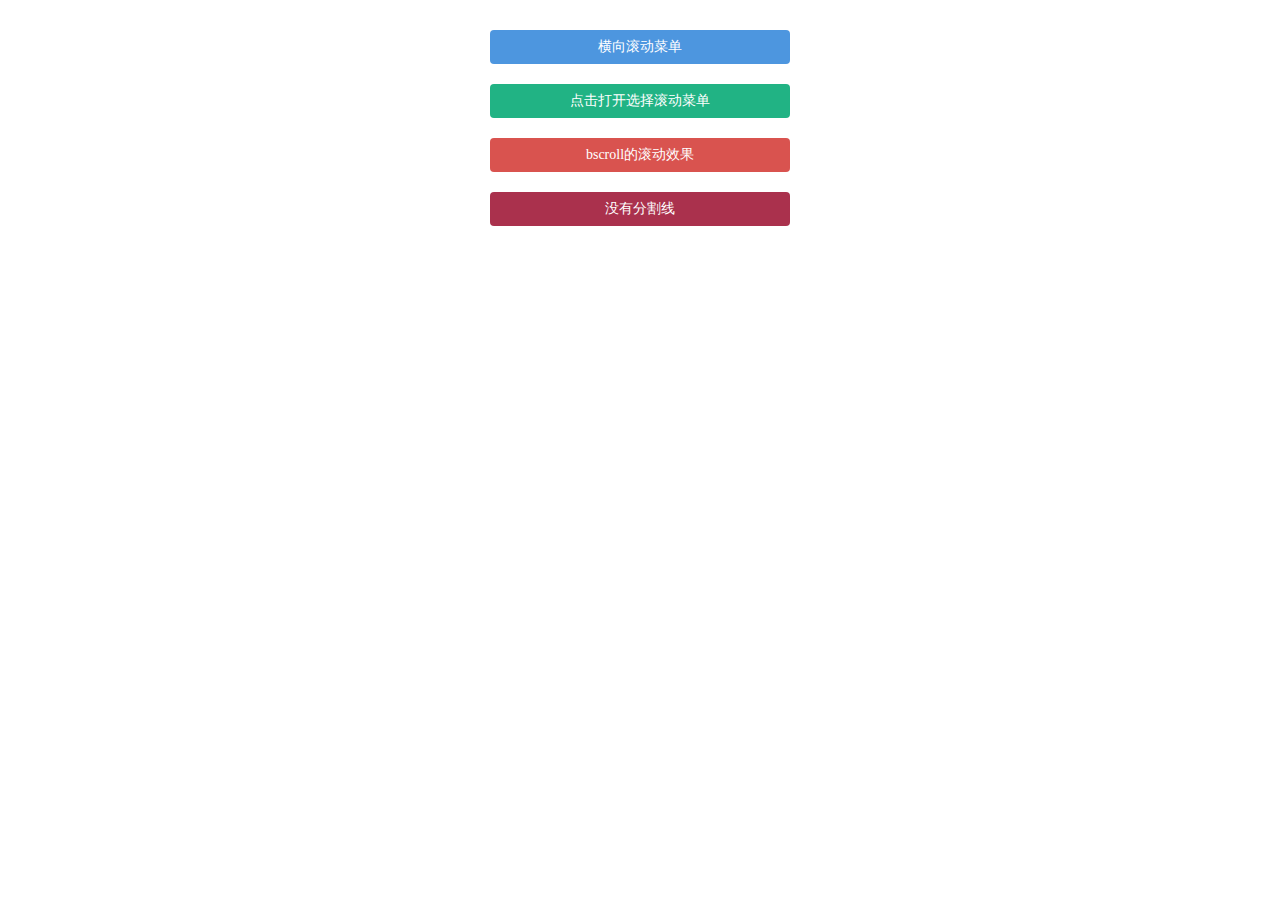
<file: 前端/开发控件/jquery_bottom_popup_menu(jb51.net)/gctest.html>
﻿<!DOCTYPE html>
<html lang="en">
<head>
<meta charset="UTF-8">
<title>jQuery手机端底部弹出菜单列表代码</title>
<meta name="viewport" content="width=device-width, initial-scale=1.0,maximum-scale=1.0, user-scalable=no">

<link rel="stylesheet" href="css/global.css">
<link rel="stylesheet" href="css/animate.css">
<link rel="stylesheet" href="css/scrollmenu.css">

</head>
<body style="margin: 0;width: 100%">
<div style="width: 300px;margin: 10px auto">
	<div class="dw-btn btn-primary" style="width:300px;text-align:center;display: block;margin: 20px 0;cursor: pointer; " onclick="showList()">横向滚动菜单</div>

	<div class="dw-btn btn-success" style="width:300px;text-align:center;display: block;margin: 20px 0; " onClick="showList1()" >点击打开选择滚动菜单</div>

	<div class="dw-btn btn-danger" style="width:300px;text-align:center;display: block;margin: 20px 0; " onClick="showListbscroll()">bscroll的滚动效果</div>

	<div class="dw-btn btn-deepred" style="width:300px;text-align:center;display: block;margin: 20px 0; " onClick="showListnoborder()">没有分割线</div>
</div>

<script type="text/javascript" src="js/jquery.js"></script>
<script type="text/javascript" src="js/scrollmenu.js"></script>
<script type="text/javascript">
function showList(){
	$("body").scrollmenu({
		type:'cross',
		// bscroll:true,
		// animateIn:'bounceIn',
		// animateOut:'bounceOut',
		click:function(ret){
			if(ret.hasHref){
				return
			}else{
				// switch (ret.index){
				// 	case 0:
				// 	alert(0);
				// 	break;
				// }
				alert(JSON.stringify(ret));
			}
		}
	});
}

function showList1(){
	$("body").scrollmenu({
		type:'',
		// bscroll:true,
		// animateIn:'bounceIn',
		// animateOut:'bounceOut',
		click:function(ret){
			if(ret.hasHref){
				return
			}else{
				// switch (ret.index){
				// 	case 0:
				// 	alert(0);
				// 	break;
				// }
				alert(JSON.stringify(ret));
			}
		}
	});
}

function showListbscroll(){
	$("body").scrollmenu({
		// type:'',
		bscroll:true,
		// animateIn:'bounceIn',
		// animateOut:'bounceOut',
		click:function(ret){
			if(ret.hasHref){
				return
			}else{
				// switch (ret.index){
				// 	case 0:
				// 	alert(0);
				// 	break;
				// }
				alert(JSON.stringify(ret));
			}
		}
	});
}

function showListnoborder(){
	$("body").scrollmenu({
		type:'cross',
		hasLineBorder:false,
		// bscroll:true,
		// animateIn:'bounceIn',
		// animateOut:'bounceOut',
		click:function(ret){
			if(ret.hasHref){
				return
			}else{
				// switch (ret.index){
				// 	case 0:
				// 	alert(0);
				// 	break;
				// }
				alert(JSON.stringify(ret));
			}
		}
	});
}
</script>

</body>
</html>
</file>
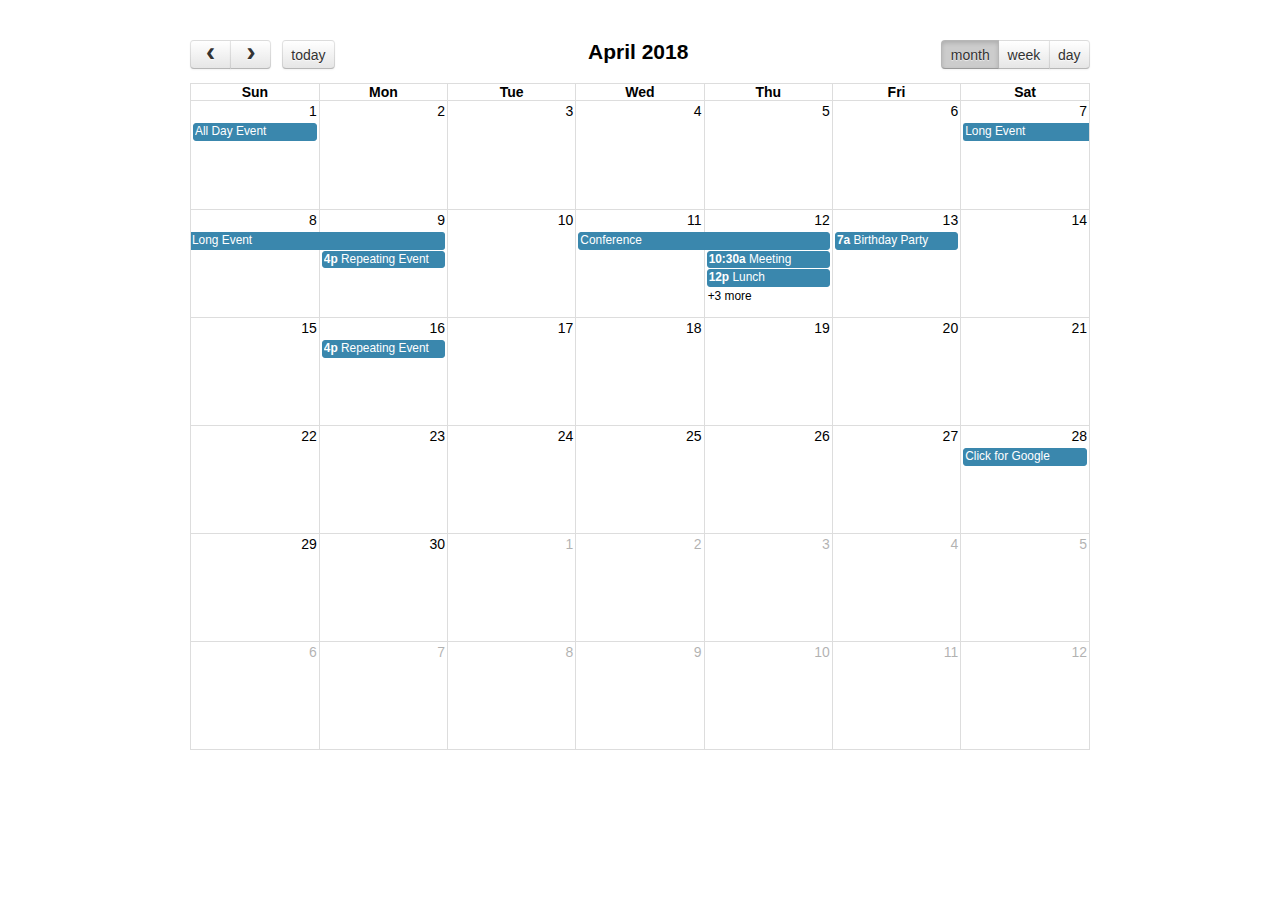
<file: 前端/开发控件/fullcalendar/mine/gctest.html>
<!DOCTYPE html>
<html>
<head>
<meta charset='utf-8' />
<link href='fullcalendar.min.css' rel='stylesheet' />

<script src='moment.min.js'></script>
<script src='fullcalendar.min.js'></script>
<script>

  document.addEventListener('DOMContentLoaded', function() {
    var calendarEl = document.getElementById('calendar');

    var calendar = new FullCalendar.Calendar(calendarEl, {
      header: {
        left: 'prev,next today',
        center: 'title',
        right: 'month,basicWeek,basicDay'
      },
      defaultDate: '2018-04-12',
      navLinks: true, // can click day/week names to navigate views
      editable: true,
      eventLimit: true, // allow "more" link when too many events
      events: [
        {
          title: 'All Day Event',
          start: '2018-04-01'
        },
        {
          title: 'Long Event',
          start: '2018-04-07',
          end: '2018-04-10'
        },
        {
          id: 999,
          title: 'Repeating Event',
          start: '2018-04-09T16:00:00'
        },
        {
          id: 999,
          title: 'Repeating Event',
          start: '2018-04-16T16:00:00'
        },
        {
          title: 'Conference',
          start: '2018-04-11',
          end: '2018-04-13'
        },
        {
          title: 'Meeting',
          start: '2018-04-12T10:30:00',
          end: '2018-04-12T12:30:00'
        },
        {
          title: 'Lunch',
          start: '2018-04-12T12:00:00'
        },
        {
          title: 'Meeting',
          start: '2018-04-12T14:30:00'
        },
        {
          title: 'Happy Hour',
          start: '2018-04-12T17:30:00'
        },
        {
          title: 'Dinner',
          start: '2018-04-12T20:00:00'
        },
        {
          title: 'Birthday Party',
          start: '2018-04-13T07:00:00'
        },
        {
          title: 'Click for Google',
          url: 'http://google.com/',
          start: '2018-04-28'
        }
      ]
    });

    calendar.render();
  });

</script>
<style>

  body {
    margin: 40px 10px;
    padding: 0;
    font-family: "Lucida Grande",Helvetica,Arial,Verdana,sans-serif;
    font-size: 14px;
  }

  #calendar {
    max-width: 900px;
    margin: 0 auto;
  }

</style>
</head>
<body>

  <div id='calendar'></div>

</body>
</html>
</file>
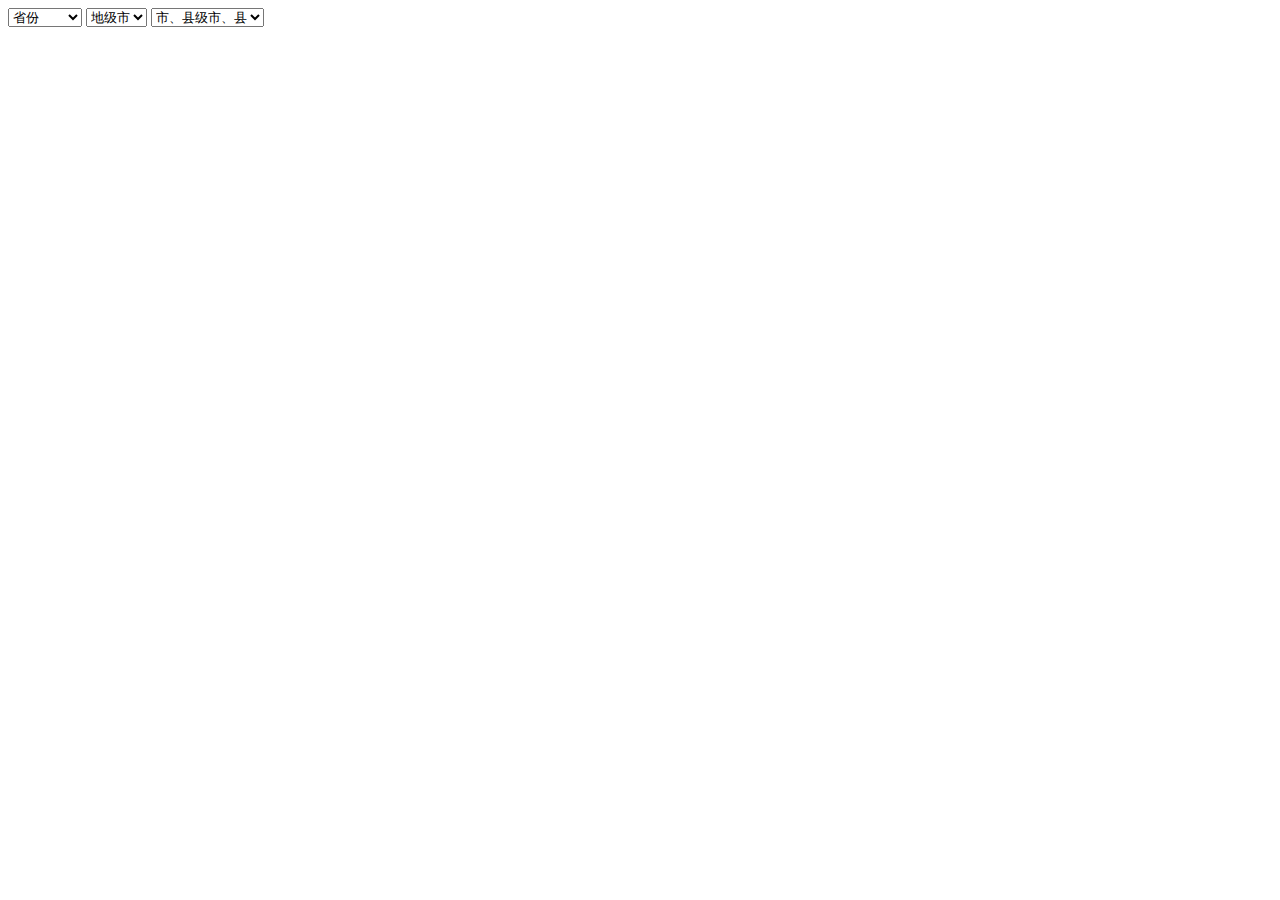
<file: 前端/开发控件/jQuery插件city-picker实现省市区三级联动/方案2/gcTest.html>
﻿<html>
<head>
	<meta http-equiv="Content-Type" content="text/html; charset=UTF-8">
</head>
<script src="jquery-1.10.2.min.js"></script>
<script src="geo.js"></script>
<body>
<select class="select" name="province" id="s1">
	<option></option>
</select>
<select class="select" name="city" id="s2">
	<option></option>
</select>
<select class="select" name="town" id="s3">
	<option></option>
</select>
<script>
	$(function(){
		debugger;
		setup();
		//preselect('北京市');
		//change(2);
	});

</script>
</body>
</html>
</file>
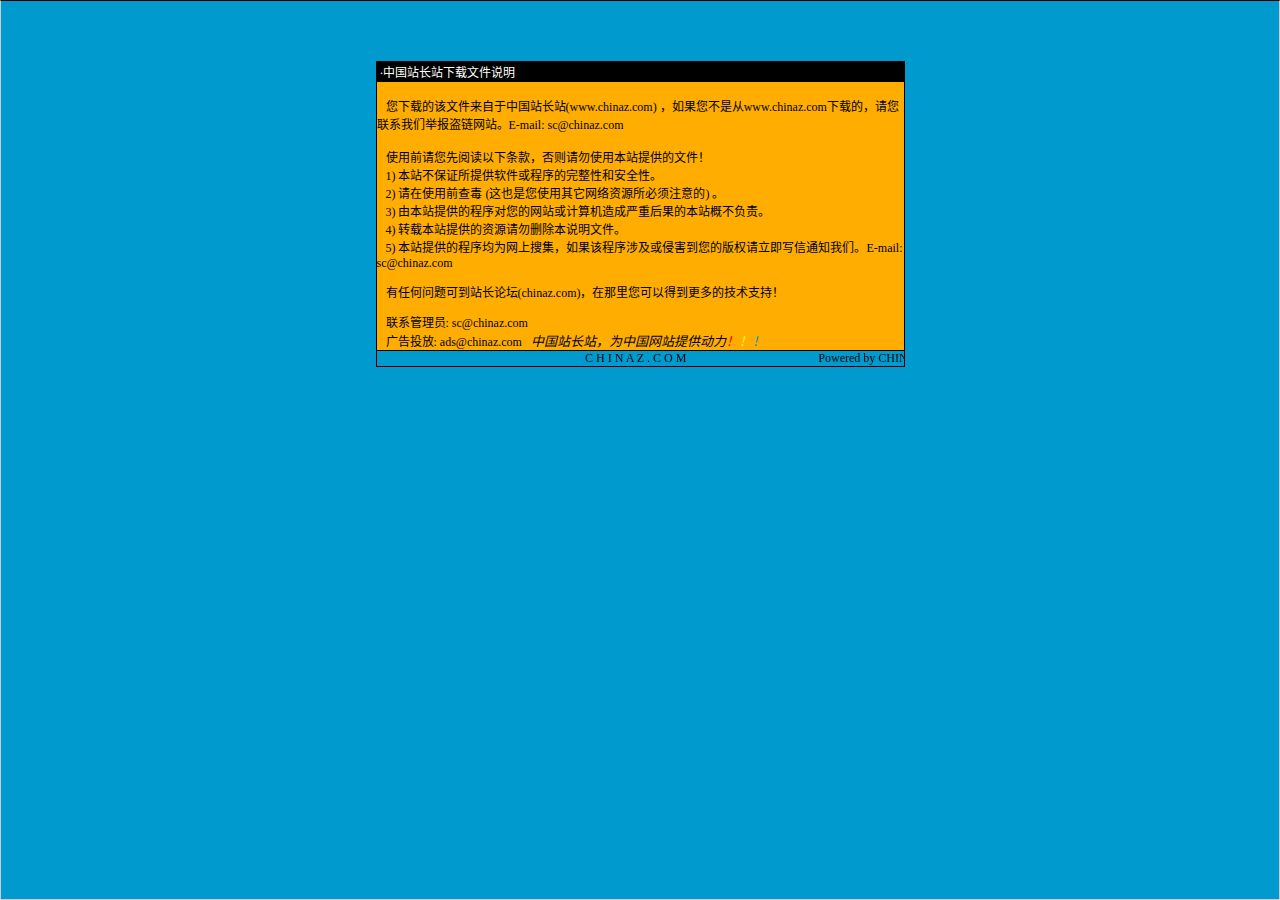
<file: 前端/开发控件/图片层叠轮播/2 - 副本/说明.htm>
<html>

<head>
<meta http-equiv="Content-Language" content="zh-cn">
<meta http-equiv="Content-Type" content="text/html; charset=gb2312">
<meta http-equiv="refresh" content="2; url=http://SC.CHINAZ.com">
<title>�й�վ��վ�����ļ�˵��</title>
<style>A {
FONT-SIZE: 12px; COLOR: #000000; TEXT-DECORATION: none
}
A:hover {
	COLOR: #ffcc00
}
A.blue {
	COLOR: darkblue
}
body, p, td {
	FONT-SIZE: 12px
}</style>
</head>

<body style="BORDER-RIGHT: #cccccc 1px solid; BORDER-TOP: #000000 1px solid; MARGIN: 0pt; OVERFLOW: hidden; BORDER-LEFT: #cccccc 1px solid; BORDER-BOTTOM: #cccccc 1px solid" bgColor="#009ace" leftMargin="0" topMargin="10">

<div align="center">
  <center>
  <p>��</p>
  <p>��</p>
  <table border="1" cellpadding="0" cellspacing="0" style="border-collapse: collapse; border-style: dotted; border-width: 1" bordercolor="#000000" width="529" height="251" id="AutoNumber1">
    <tr>
      <td width="520" height="20" bgcolor="#000000"><font color="#FFFFFF">&nbsp;���й�վ��վ�����ļ�˵��</font></td>
    </tr>
    <tr>
      <td width="529" height="210" bgcolor="#FFAD00" valign="top"><br>
&nbsp;&nbsp; �����صĸ��ļ��������й�վ��վ(<a href="http://www.chinaz.com">www.chinaz.com</a>) ����������Ǵ�<a href="http://www.chinaz.com">www.chinaz.com</a>���صģ�������ϵ���Ǿٱ�������վ��E-mail: sc&#064;chinaz.com <br>
      <br>
&nbsp;&nbsp; ʹ��ǰ�������Ķ����������������ʹ�ñ�վ�ṩ���ļ���<br>
&nbsp;&nbsp; 1) ��վ����֤���ṩ���������������ԺͰ�ȫ�ԡ�<br>
&nbsp;&nbsp; 2) ����ʹ��ǰ�鶾 (��Ҳ����ʹ������������Դ������ע���) ��<br>
&nbsp;&nbsp; 3) �ɱ�վ�ṩ�ĳ����������վ������������غ���ı�վ�Ų�����<br>
&nbsp;&nbsp; 4) ת�ر�վ�ṩ����Դ����ɾ����˵���ļ���<br>
&nbsp;&nbsp; 5) ��վ�ṩ�ĳ����Ϊ�����Ѽ�������ó����漰���ֺ������İ�Ȩ������д��֪ͨ���ǡ�E-mail: sc&#064;chinaz.com

<p>&nbsp;&nbsp; <a href="http://bbs.chinaz.com/">���κ�����ɵ�վ����̳(chinaz.com)�������������Եõ�����ļ���֧�֣�</a></p>
      <p>&nbsp;&nbsp; ��ϵ����Ա: <a href="mailto:sc&#064;chinaz.com">sc&#064;chinaz.com</a><br>
&nbsp;&nbsp; ���Ͷ��: <a href="mailto:ads&#064;chinaz.com">ads&#064;chinaz.com</a><span lang="en-us">&nbsp;&nbsp;&nbsp;</span><i><font size="2">�й�վ��վ��Ϊ�й���վ�ṩ����</font><a href="http://chinaz.com"><font size="2"><font color="#FF0000">��</font><font color="#FFFF00">��</font><font color="#009ACE">��</font></font></a></i></p>
      </td>
    </tr>
    <tr>
      <td width="529" height="16" bgcolor="#009BCE" bordercolor="#008000">
      <marquee onmouseover="this.stop()" onmouseout="this.start()" scrollamount="50" scrolldelay="100" behavior="slide" loop="1">&nbsp;
      <a href="http://CHINAZ.com">C H I N A Z . C O M&nbsp;&nbsp;&nbsp;&nbsp;&nbsp;&nbsp;&nbsp;&nbsp;&nbsp;&nbsp;&nbsp;&nbsp;&nbsp;&nbsp;&nbsp;&nbsp;&nbsp;&nbsp;&nbsp;&nbsp;&nbsp;&nbsp;&nbsp;&nbsp;&nbsp;&nbsp;&nbsp;&nbsp;&nbsp;&nbsp;&nbsp;&nbsp;&nbsp;&nbsp;&nbsp;&nbsp;&nbsp;&nbsp;&nbsp;&nbsp;&nbsp;&nbsp;&nbsp;&nbsp;Powered by CHINAZ.STUDIO</a></marquee> </td>
    </tr>
  </table>
  </center>
</div>
<p align="center">
<script src="http://chinaz.com/downad.asp"></script>
</p>

</body>

</html>
</file>
<file: 前端/开发控件/jquery_bottom_popup_menu(jb51.net)/css/global.css>
@charset "UTF-8";
/* DaTouWang URL: www.datouwang.com */
/* Welcome to Compass.
 * In this file you should write your main styles. (or centralize your imports)
 * Import this file using the following HTML or equivalent:
 * <link href="/stylesheets/screen.css" media="screen, projection" rel="stylesheet" type="text/css" /> */
/* line 5, C:/Ruby22-x64/lib/ruby/gems/2.2.0/gems/compass-core-1.0.3/stylesheets/compass/reset/_utilities.scss */
html, body, div, span, applet, object, iframe,
h1, h2, h3, h4, h5, h6, p, blockquote, pre,
a, abbr, acronym, address, big, cite, code,
del, dfn, em, img, ins, kbd, q, s, samp,
small, strike, strong, sub, sup, tt, var,
b, u, i, center,
dl, dt, dd, ol, ul, li,
fieldset, form, label, legend,
table, caption, tbody, tfoot, thead, tr, th, td,
article, aside, canvas, details, embed,
figure, figcaption, footer, header, hgroup,
menu, nav, output, ruby, section, summary,
time, mark, audio, video {
  margin: 0;
  padding: 0;
  border: 0;
  font: inherit;
  font-size: 100%;
  vertical-align: baseline;
}

/* line 22, C:/Ruby22-x64/lib/ruby/gems/2.2.0/gems/compass-core-1.0.3/stylesheets/compass/reset/_utilities.scss */
html {
  line-height: 1;
}

/* line 24, C:/Ruby22-x64/lib/ruby/gems/2.2.0/gems/compass-core-1.0.3/stylesheets/compass/reset/_utilities.scss */
ol, ul {
  list-style: none;
}

/* line 26, C:/Ruby22-x64/lib/ruby/gems/2.2.0/gems/compass-core-1.0.3/stylesheets/compass/reset/_utilities.scss */
table {
  border-collapse: collapse;
  border-spacing: 0;
}

/* line 28, C:/Ruby22-x64/lib/ruby/gems/2.2.0/gems/compass-core-1.0.3/stylesheets/compass/reset/_utilities.scss */
caption, th, td {
  text-align: left;
  font-weight: normal;
  vertical-align: middle;
}

/* line 30, C:/Ruby22-x64/lib/ruby/gems/2.2.0/gems/compass-core-1.0.3/stylesheets/compass/reset/_utilities.scss */
q, blockquote {
  quotes: none;
}
/* line 103, C:/Ruby22-x64/lib/ruby/gems/2.2.0/gems/compass-core-1.0.3/stylesheets/compass/reset/_utilities.scss */
q:before, q:after, blockquote:before, blockquote:after {
  content: "";
  content: none;
}

/* line 32, C:/Ruby22-x64/lib/ruby/gems/2.2.0/gems/compass-core-1.0.3/stylesheets/compass/reset/_utilities.scss */
a img {
  border: none;
}

/* line 116, C:/Ruby22-x64/lib/ruby/gems/2.2.0/gems/compass-core-1.0.3/stylesheets/compass/reset/_utilities.scss */
article, aside, details, figcaption, figure, footer, header, hgroup, main, menu, nav, section, summary {
  display: block;
}

@font-face {
  font-family: 'robotothin';
  src: url("../../fonts/roboto-thin/roboto-thin.eot");
  /* IE9 Compat Modes */
  src: url("../../fonts/roboto-thin/roboto-thin.eot?iefix") format("embedded-opentype"), url("../../fonts/roboto-thin/roboto-thin.woff") format("woff"), url("../../fonts/roboto-thin/roboto-thin.ttf") format("truetype"), url("../../fonts/roboto-thin/roboto-thin.svg#robotothin") format("svg");
  font-weight: normal;
  font-style: normal;
}
@media (-webkit-min-device-pixel-ratio: 1.5), (min-device-pixel-ratio: 1.5) {
  /* line 3, ../scss/mixin/border-1px/_media.scss */
  .border-1px::after {
    -moz-transform: scaleY(0.65);
    -ms-transform: scaleY(0.65);
    -webkit-transform: scaleY(0.65);
    transform: scaleY(0.65);
  }
}
@media (-webkit-min-device-pixel-ratio: 2), (min-device-pixel-ratio: 2) {
  /* line 11, ../scss/mixin/border-1px/_media.scss */
  .border-1px::after {
    -moz-transform: scaleY(0.5);
    -ms-transform: scaleY(0.5);
    -webkit-transform: scaleY(0.5);
    transform: scaleY(0.5);
  }
}
@media (-webkit-min-device-pixel-ratio: 2.5), (min-device-pixel-ratio: 2.5) {
  /* line 19, ../scss/mixin/border-1px/_media.scss */
  .border-1px::after {
    -moz-transform: scaleY(0.4);
    -ms-transform: scaleY(0.4);
    -webkit-transform: scaleY(0.4);
    transform: scaleY(0.4);
  }
}
@media (-webkit-min-device-pixel-ratio: 3), (min-device-pixel-ratio: 3) {
  /* line 27, ../scss/mixin/border-1px/_media.scss */
  .border-1px::after {
    -moz-transform: scaleY(0.33);
    -ms-transform: scaleY(0.33);
    -webkit-transform: scaleY(0.33);
    transform: scaleY(0.33);
  }
}
/* line 7, ../scss/components/_fixFooter.scss */
* {
  -moz-box-sizing: border-box;
  -webkit-box-sizing: border-box;
  box-sizing: border-box;
  -webkit-overflow-scrolling: touch;
  -webkit-tap-highlight-color: transparent;
}

/* line 13, ../scss/components/_fixFooter.scss */
html {
  min-height: 100%;
}

/* line 17, ../scss/components/_fixFooter.scss */
body {
  display: flex;
  flex-direction: column;
  min-height: 100%;
  font-family: '微软雅黑';
  position: relative;
}

/* line 25, ../scss/components/_fixFooter.scss */
header {
  /* 我们希望 header 采用固定的高度，只占用必须的空间 */
  /* 0 flex-grow, 0 flex-shrink, auto flex-basis */
  flex: 0 0 auto;
}

/* line 31, ../scss/components/_fixFooter.scss */
.main_content {
  /* 将 flex-grow 设置为1，该元素会占用所有的可使用空间
     而其他元素该属性值为0，因此不会得到多余的空间*/
  /* 1 flex-grow, 0 flex-shrink, auto flex-basis */
  flex: 1 1 auto;
  background: #edeff0;
}

/* line 39, ../scss/components/_fixFooter.scss */
footer {
  /* 和 header 一样，footer 也采用固定高度*/
  /* 0 flex-grow, 0 flex-shrink, auto flex-basis */
  flex: 0 0 auto;
}

/* line 7, ../scss/components/_colorInfo.scss */
.dw-color-success {
  color: #21B384;
}
/* line 5, ../scss/mixin/color/_color.scss */
.dw-color-success.has-hover:hover {
  color: #28A47C;
}

/* line 8, ../scss/components/_colorInfo.scss */
.dw-color-primary {
  color: #4D96DF;
}
/* line 5, ../scss/mixin/color/_color.scss */
.dw-color-primary.has-hover:hover {
  color: #4684C3;
}

/* line 9, ../scss/components/_colorInfo.scss */
.dw-color-warning {
  color: #FFBD7A;
}
/* line 5, ../scss/mixin/color/_color.scss */
.dw-color-warning.has-hover:hover {
  color: #F0AF6D;
}

/* line 10, ../scss/components/_colorInfo.scss */
.dw-color-danger {
  color: #D9534F;
}
/* line 5, ../scss/mixin/color/_color.scss */
.dw-color-danger.has-hover:hover {
  color: #C74743;
}

/* line 11, ../scss/components/_colorInfo.scss */
.dw-color-skyblue {
  color: #99CCFF;
}
/* line 5, ../scss/mixin/color/_color.scss */
.dw-color-skyblue.has-hover:hover {
  color: #8EB5DB;
}

/* line 12, ../scss/components/_colorInfo.scss */
.dw-color-powderblue {
  color: #99CCCC;
}
/* line 5, ../scss/mixin/color/_color.scss */
.dw-color-powderblue.has-hover:hover {
  color: #85BDBD;
}

/* line 13, ../scss/components/_colorInfo.scss */
.dw-color-lightpurple {
  color: #CCCCFF;
}
/* line 5, ../scss/mixin/color/_color.scss */
.dw-color-lightpurple.has-hover:hover {
  color: #B8B8E9;
}

/* line 14, ../scss/components/_colorInfo.scss */
.dw-color-lightgrey {
  color: #CCCCCC;
}
/* line 5, ../scss/mixin/color/_color.scss */
.dw-color-lightgrey.has-hover:hover {
  color: #C5C5C5;
}

/* line 15, ../scss/components/_colorInfo.scss */
.dw-color-deepred {
  color: #AA314D;
}
/* line 5, ../scss/mixin/color/_color.scss */
.dw-color-deepred.has-hover:hover {
  color: #923248;
}

/* line 16, ../scss/components/_colorInfo.scss */
.dw-color-disabled {
  color: #aaaaaa;
}
/* line 5, ../scss/mixin/color/_color.scss */
.dw-color-disabled.has-hover:hover {
  color: #aaaaaa;
}

/* line 19, ../scss/components/_colorInfo.scss */
.dw-bgcolor-success {
  background-color: #21B384;
  color: #fff;
}
/* line 15, ../scss/mixin/color/_color.scss */
.dw-bgcolor-success.has-hover:hover {
  background-color: #28A47C;
}

/* line 20, ../scss/components/_colorInfo.scss */
.dw-bgcolor-primary {
  background-color: #4D96DF;
  color: #fff;
}
/* line 15, ../scss/mixin/color/_color.scss */
.dw-bgcolor-primary.has-hover:hover {
  background-color: #4684C3;
}

/* line 21, ../scss/components/_colorInfo.scss */
.dw-bgcolor-warning {
  background-color: #FFBD7A;
  color: #fff;
}
/* line 15, ../scss/mixin/color/_color.scss */
.dw-bgcolor-warning.has-hover:hover {
  background-color: #F0AF6D;
}

/* line 22, ../scss/components/_colorInfo.scss */
.dw-bgcolor-danger {
  background-color: #D9534F;
  color: #fff;
}
/* line 15, ../scss/mixin/color/_color.scss */
.dw-bgcolor-danger.has-hover:hover {
  background-color: #C74743;
}

/* line 23, ../scss/components/_colorInfo.scss */
.dw-bgcolor-skyblue {
  background-color: #99CCFF;
  color: #fff;
}
/* line 15, ../scss/mixin/color/_color.scss */
.dw-bgcolor-skyblue.has-hover:hover {
  background-color: #8EB5DB;
}

/* line 24, ../scss/components/_colorInfo.scss */
.dw-bgcolor-powderblue {
  background-color: #99CCCC;
  color: #fff;
}
/* line 15, ../scss/mixin/color/_color.scss */
.dw-bgcolor-powderblue.has-hover:hover {
  background-color: #85BDBD;
}

/* line 25, ../scss/components/_colorInfo.scss */
.dw-bgcolor-lightpurple {
  background-color: #CCCCFF;
  color: #fff;
}
/* line 15, ../scss/mixin/color/_color.scss */
.dw-bgcolor-lightpurple.has-hover:hover {
  background-color: #B8B8E9;
}

/* line 26, ../scss/components/_colorInfo.scss */
.dw-bgcolor-lightgrey {
  background-color: #CCCCCC;
  color: #fff;
}
/* line 15, ../scss/mixin/color/_color.scss */
.dw-bgcolor-lightgrey.has-hover:hover {
  background-color: #C5C5C5;
}

/* line 27, ../scss/components/_colorInfo.scss */
.dw-bgcolor-deepred {
  background-color: #AA314D;
  color: #fff;
}
/* line 15, ../scss/mixin/color/_color.scss */
.dw-bgcolor-deepred.has-hover:hover {
  background-color: #923248;
}

/* line 28, ../scss/components/_colorInfo.scss */
.dw-bgcolor-disabled {
  background-color: #aaaaaa;
  color: #fff;
}
/* line 15, ../scss/mixin/color/_color.scss */
.dw-bgcolor-disabled.has-hover:hover {
  background-color: #aaaaaa;
}

/* line 34, ../scss/components/_colorInfo.scss */
::selection {
  background: #21B384;
  color: #fff;
}

/* line 35, ../scss/components/_colorInfo.scss */
::-moz-selectionselection {
  background: #21B384;
  color: #fff;
}

/* line 37, ../scss/components/_colorInfo.scss */
.dw-selectColor-success::selection {
  background: #21B384;
  color: #fff;
}

/* line 38, ../scss/components/_colorInfo.scss */
.dw-selectColor-danger::selection {
  background: #D9534F;
  color: #fff;
}

/* line 39, ../scss/components/_colorInfo.scss */
.dw-selectColor-primary::selection {
  background: #4D96DF;
  color: #fff;
}

/* line 40, ../scss/components/_colorInfo.scss */
.dw-selectColor-powderblue::selection {
  background: #99CCCC;
  color: #fff;
}

/* line 41, ../scss/components/_colorInfo.scss */
.dw-selectColor-warning::selection {
  background: #FFBD7A;
  color: #fff;
}

/* line 42, ../scss/components/_colorInfo.scss */
.dw-selectColor-success::-moz-selection {
  background: #21B384;
  color: #fff;
}

/* line 43, ../scss/components/_colorInfo.scss */
.dw-selectColor-danger::-moz-selection {
  background: #D9534F;
  color: #fff;
}

/* line 44, ../scss/components/_colorInfo.scss */
.dw-selectColor-primary::-moz-selection {
  background: #4D96DF;
  color: #fff;
}

/* line 45, ../scss/components/_colorInfo.scss */
.dw-selectColor-powderblue::-moz-selection {
  background: #99CCCC;
  color: #fff;
}

/* line 46, ../scss/components/_colorInfo.scss */
.dw-selectColor-warning::-moz-selection {
  background: #FFBD7A;
  color: #fff;
}

/* line 52, ../scss/components/_colorInfo.scss */
.console {
  padding: 20px 40px;
  color: #fff;
  background-image: url('[data-uri]');
  background-size: 100%;
  background-image: -webkit-gradient(linear, 0% 50%, 100% 50%, color-stop(0%, #66cccc), color-stop(20%, #339999), color-stop(40%, #cccc99), color-stop(60%, #99ccff), color-stop(80%, #ccccff), color-stop(100%, #ff99cc));
  background-image: -moz-linear-gradient(left, #66cccc 0%, #339999 20%, #cccc99 40%, #99ccff 60%, #ccccff 80%, #ff99cc 100%);
  background-image: -webkit-linear-gradient(left, #66cccc 0%, #339999 20%, #cccc99 40%, #99ccff 60%, #ccccff 80%, #ff99cc 100%);
  background-image: linear-gradient(to right, #66cccc 0%, #339999 20%, #cccc99 40%, #99ccff 60%, #ccccff 80%, #ff99cc 100%);
}

/* line 1, ../scss/components/_layoutInfo.scss */
* {
  -moz-box-sizing: border-box;
  -webkit-box-sizing: border-box;
  box-sizing: border-box;
  -webkit-overflow-scrolling: touch;
  -webkit-tap-highlight-color: transparent;
}

/* line 13, ../scss/components/_layoutInfo.scss */
.flex-center-center-col {
  display: -webkit-flex;
  display: flex;
  -webkit-align-items: center;
  align-items: center;
  -webkit-justify-content: center;
  justify-content: center;
  -webkit-flex-direction: column;
  flex-direction: column;
}

/* line 21, ../scss/components/_layoutInfo.scss */
.border-1px {
  position: relative;
}
/* line 3, ../scss/mixin/border-1px/_mixin.scss */
.border-1px:after {
  display: block;
  width: 100%;
  position: absolute;
  background: #21B384 !important;
  left: 0;
  bottom: 0;
  border-top: 1px solid #21B384 !important;
  content: '';
}

/* line 25, ../scss/components/_layoutInfo.scss */
.border-1px.dw-border-primary {
  position: relative;
}
/* line 3, ../scss/mixin/border-1px/_mixin.scss */
.border-1px.dw-border-primary:after {
  display: block;
  width: 100%;
  position: absolute;
  background: #4D96DF !important;
  left: 0;
  bottom: 0;
  border-top: 1px solid #4D96DF !important;
  content: '';
}

/* line 29, ../scss/components/_layoutInfo.scss */
.border-1px.dw-border-disabled {
  position: relative;
}
/* line 3, ../scss/mixin/border-1px/_mixin.scss */
.border-1px.dw-border-disabled:after {
  display: block;
  width: 100%;
  position: absolute;
  background: #aaaaaa !important;
  left: 0;
  bottom: 0;
  border-top: 1px solid #aaaaaa !important;
  content: '';
}

/* line 33, ../scss/components/_layoutInfo.scss */
.border-1px.dw-border-danger {
  position: relative;
}
/* line 3, ../scss/mixin/border-1px/_mixin.scss */
.border-1px.dw-border-danger:after {
  display: block;
  width: 100%;
  position: absolute;
  background: #D9534F !important;
  left: 0;
  bottom: 0;
  border-top: 1px solid #D9534F !important;
  content: '';
}

/* line 37, ../scss/components/_layoutInfo.scss */
.border-1px.dw-border-powderblue {
  position: relative;
}
/* line 3, ../scss/mixin/border-1px/_mixin.scss */
.border-1px.dw-border-powderblue:after {
  display: block;
  width: 100%;
  position: absolute;
  background: #99CCCC !important;
  left: 0;
  bottom: 0;
  border-top: 1px solid #99CCCC !important;
  content: '';
}

/* line 54, ../scss/components/_layoutInfo.scss */
.dw-fontsize-8 {
  font-size: 8px;
}

/* line 54, ../scss/components/_layoutInfo.scss */
.dw-fontsize-10 {
  font-size: 10px;
}

/* line 54, ../scss/components/_layoutInfo.scss */
.dw-fontsize-12 {
  font-size: 12px;
}

/* line 54, ../scss/components/_layoutInfo.scss */
.dw-fontsize-14 {
  font-size: 14px;
}

/* line 54, ../scss/components/_layoutInfo.scss */
.dw-fontsize-16 {
  font-size: 16px;
}

/* line 54, ../scss/components/_layoutInfo.scss */
.dw-fontsize-18 {
  font-size: 18px;
}

/* line 54, ../scss/components/_layoutInfo.scss */
.dw-fontsize-20 {
  font-size: 20px;
}

/* line 54, ../scss/components/_layoutInfo.scss */
.dw-fontsize-22 {
  font-size: 22px;
}

/* line 54, ../scss/components/_layoutInfo.scss */
.dw-fontsize-24 {
  font-size: 24px;
}

/* line 54, ../scss/components/_layoutInfo.scss */
.dw-fontsize-26 {
  font-size: 26px;
}

/* line 54, ../scss/components/_layoutInfo.scss */
.dw-fontsize-28 {
  font-size: 28px;
}

/* line 54, ../scss/components/_layoutInfo.scss */
.dw-fontsize-30 {
  font-size: 30px;
}

/* line 54, ../scss/components/_layoutInfo.scss */
.dw-fontsize-32 {
  font-size: 32px;
}

/* line 3, ../scss/components/_input.scss */
input {
  border: none;
  outline: none;
  font-size: 14px;
}

/* line 15, ../scss/components/_input.scss */
.dw-btn {
  cursor: pointer;
  border: none;
  outline: none;
  font-size: 14px;
  padding: 10px 32px;
  display: inline-block;
  vertical-align: middle;
  *vertical-align: auto;
  *zoom: 1;
  *display: inline;
  -moz-border-radius: 4px;
  -webkit-border-radius: 4px;
  border-radius: 4px;
  background: #eee;
  color: #ffffff;
  -moz-border-radius: 4px;
  -webkit-border-radius: 4px;
  border-radius: 4px;
  overflow-wrap: break-word;
}
/* line 6, ../scss/mixin/input/_botton.scss */
.dw-btn.has-hover:hover {
  background: #e1e1e1;
}
/* line 10, ../scss/mixin/input/_botton.scss */
.dw-btn.has-active:active {
  background: #e1e1e1;
}
/* line 26, ../scss/components/_input.scss */
.dw-btn.btn-lg {
  padding: 11px 36px;
  font-size: 16px;
}
/* line 31, ../scss/components/_input.scss */
.dw-btn.btn {
  padding: 10px 32px;
  font-size: 14px;
}
/* line 36, ../scss/components/_input.scss */
.dw-btn.btn-sm {
  padding: 6px 18px;
  font-size: 12px;
}
/* line 41, ../scss/components/_input.scss */
.dw-btn.btn-xs {
  padding: 2px 6px;
  font-size: 10px;
}
/* line 46, ../scss/components/_input.scss */
.dw-btn.btn-success {
  -moz-box-sizing: border-box;
  -webkit-box-sizing: border-box;
  box-sizing: border-box;
  background: #21B384;
  color: #ffffff;
  -moz-border-radius: 4px;
  -webkit-border-radius: 4px;
  border-radius: 4px;
}
/* line 6, ../scss/mixin/input/_botton.scss */
.dw-btn.btn-success.has-hover:hover {
  background: #28A47C;
}
/* line 10, ../scss/mixin/input/_botton.scss */
.dw-btn.btn-success.has-active:active {
  background: #28A47C;
}
/* line 50, ../scss/components/_input.scss */
.dw-btn.btn-success.btn-empty {
  background: #21B384;
  color: #ffffff;
  -moz-border-radius: 4px;
  -webkit-border-radius: 4px;
  border-radius: 4px;
  color: #21B384;
  background: #ffffff;
  border: 1px solid #21B384;
}
/* line 6, ../scss/mixin/input/_botton.scss */
.dw-btn.btn-success.btn-empty.has-hover:hover {
  background: #28A47C;
}
/* line 10, ../scss/mixin/input/_botton.scss */
.dw-btn.btn-success.btn-empty.has-active:active {
  background: #28A47C;
}
/* line 19, ../scss/mixin/input/_botton.scss */
.dw-btn.btn-success.btn-empty.has-hover:hover {
  color: #28A47C;
  background: #ffffff;
  border: 1px solid #28A47C;
}
/* line 54, ../scss/components/_input.scss */
.dw-btn.btn-success.btn-reverse-toempty {
  background: #21B384;
  color: #ffffff;
  -moz-border-radius: 4px;
  -webkit-border-radius: 4px;
  border-radius: 4px;
}
/* line 6, ../scss/mixin/input/_botton.scss */
.dw-btn.btn-success.btn-reverse-toempty.has-hover:hover {
  background: #28A47C;
}
/* line 10, ../scss/mixin/input/_botton.scss */
.dw-btn.btn-success.btn-reverse-toempty.has-active:active {
  background: #28A47C;
}
/* line 27, ../scss/mixin/input/_botton.scss */
.dw-btn.btn-success.btn-reverse-toempty.has-hover:hover {
  color: #21B384;
  background: #ffffff;
  border: 1px solid #21B384;
}
/* line 58, ../scss/components/_input.scss */
.dw-btn.btn-success.btn-reverse-tofull {
  background: #21B384;
  color: #ffffff;
  -moz-border-radius: 4px;
  -webkit-border-radius: 4px;
  border-radius: 4px;
  color: #21B384;
  background: #ffffff;
  border: 1px solid #21B384;
}
/* line 6, ../scss/mixin/input/_botton.scss */
.dw-btn.btn-success.btn-reverse-tofull.has-hover:hover {
  background: #28A47C;
}
/* line 10, ../scss/mixin/input/_botton.scss */
.dw-btn.btn-success.btn-reverse-tofull.has-active:active {
  background: #28A47C;
}
/* line 39, ../scss/mixin/input/_botton.scss */
.dw-btn.btn-success.btn-reverse-tofull.has-hover:hover {
  background: #21B384;
  color: #ffffff;
}
/* line 62, ../scss/components/_input.scss */
.dw-btn.btn-success.btn-trans {
  -moz-transition: all 0.3s ease;
  -o-transition: all 0.3s ease;
  -webkit-transition: all 0.3s ease;
  transition: all 0.3s ease;
}
/* line 67, ../scss/components/_input.scss */
.dw-btn.btn-primary {
  -moz-box-sizing: border-box;
  -webkit-box-sizing: border-box;
  box-sizing: border-box;
  background: #4D96DF;
  color: #ffffff;
  -moz-border-radius: 4px;
  -webkit-border-radius: 4px;
  border-radius: 4px;
}
/* line 6, ../scss/mixin/input/_botton.scss */
.dw-btn.btn-primary.has-hover:hover {
  background: #4684C3;
}
/* line 10, ../scss/mixin/input/_botton.scss */
.dw-btn.btn-primary.has-active:active {
  background: #4684C3;
}
/* line 71, ../scss/components/_input.scss */
.dw-btn.btn-primary.btn-empty {
  background: #4D96DF;
  color: #ffffff;
  -moz-border-radius: 4px;
  -webkit-border-radius: 4px;
  border-radius: 4px;
  color: #4D96DF;
  background: #ffffff;
  border: 1px solid #4D96DF;
}
/* line 6, ../scss/mixin/input/_botton.scss */
.dw-btn.btn-primary.btn-empty.has-hover:hover {
  background: #4684C3;
}
/* line 10, ../scss/mixin/input/_botton.scss */
.dw-btn.btn-primary.btn-empty.has-active:active {
  background: #4684C3;
}
/* line 19, ../scss/mixin/input/_botton.scss */
.dw-btn.btn-primary.btn-empty.has-hover:hover {
  color: #4684C3;
  background: #ffffff;
  border: 1px solid #4684C3;
}
/* line 75, ../scss/components/_input.scss */
.dw-btn.btn-primary.btn-reverse-toempty {
  background: #4D96DF;
  color: #ffffff;
  -moz-border-radius: 4px;
  -webkit-border-radius: 4px;
  border-radius: 4px;
}
/* line 6, ../scss/mixin/input/_botton.scss */
.dw-btn.btn-primary.btn-reverse-toempty.has-hover:hover {
  background: #4684C3;
}
/* line 10, ../scss/mixin/input/_botton.scss */
.dw-btn.btn-primary.btn-reverse-toempty.has-active:active {
  background: #4684C3;
}
/* line 27, ../scss/mixin/input/_botton.scss */
.dw-btn.btn-primary.btn-reverse-toempty.has-hover:hover {
  color: #4D96DF;
  background: #ffffff;
  border: 1px solid #4D96DF;
}
/* line 79, ../scss/components/_input.scss */
.dw-btn.btn-primary.btn-reverse-tofull {
  background: #4D96DF;
  color: #ffffff;
  -moz-border-radius: 4px;
  -webkit-border-radius: 4px;
  border-radius: 4px;
  color: #4D96DF;
  background: #ffffff;
  border: 1px solid #4D96DF;
}
/* line 6, ../scss/mixin/input/_botton.scss */
.dw-btn.btn-primary.btn-reverse-tofull.has-hover:hover {
  background: #4684C3;
}
/* line 10, ../scss/mixin/input/_botton.scss */
.dw-btn.btn-primary.btn-reverse-tofull.has-active:active {
  background: #4684C3;
}
/* line 39, ../scss/mixin/input/_botton.scss */
.dw-btn.btn-primary.btn-reverse-tofull.has-hover:hover {
  background: #4D96DF;
  color: #ffffff;
}
/* line 83, ../scss/components/_input.scss */
.dw-btn.btn-primary.btn-trans {
  -moz-transition: all 0.3s ease;
  -o-transition: all 0.3s ease;
  -webkit-transition: all 0.3s ease;
  transition: all 0.3s ease;
}
/* line 88, ../scss/components/_input.scss */
.dw-btn.btn-warning {
  -moz-box-sizing: border-box;
  -webkit-box-sizing: border-box;
  box-sizing: border-box;
  background: #FFBD7A;
  color: #ffffff;
  -moz-border-radius: 4px;
  -webkit-border-radius: 4px;
  border-radius: 4px;
}
/* line 6, ../scss/mixin/input/_botton.scss */
.dw-btn.btn-warning.has-hover:hover {
  background: #F0AF6D;
}
/* line 10, ../scss/mixin/input/_botton.scss */
.dw-btn.btn-warning.has-active:active {
  background: #F0AF6D;
}
/* line 92, ../scss/components/_input.scss */
.dw-btn.btn-warning.btn-empty {
  background: #FFBD7A;
  color: #ffffff;
  -moz-border-radius: 4px;
  -webkit-border-radius: 4px;
  border-radius: 4px;
  color: #FFBD7A;
  background: #ffffff;
  border: 1px solid #FFBD7A;
}
/* line 6, ../scss/mixin/input/_botton.scss */
.dw-btn.btn-warning.btn-empty.has-hover:hover {
  background: #F0AF6D;
}
/* line 10, ../scss/mixin/input/_botton.scss */
.dw-btn.btn-warning.btn-empty.has-active:active {
  background: #F0AF6D;
}
/* line 19, ../scss/mixin/input/_botton.scss */
.dw-btn.btn-warning.btn-empty.has-hover:hover {
  color: #F0AF6D;
  background: #ffffff;
  border: 1px solid #F0AF6D;
}
/* line 96, ../scss/components/_input.scss */
.dw-btn.btn-warning.btn-reverse-toempty {
  background: #FFBD7A;
  color: #ffffff;
  -moz-border-radius: 4px;
  -webkit-border-radius: 4px;
  border-radius: 4px;
}
/* line 6, ../scss/mixin/input/_botton.scss */
.dw-btn.btn-warning.btn-reverse-toempty.has-hover:hover {
  background: #F0AF6D;
}
/* line 10, ../scss/mixin/input/_botton.scss */
.dw-btn.btn-warning.btn-reverse-toempty.has-active:active {
  background: #F0AF6D;
}
/* line 27, ../scss/mixin/input/_botton.scss */
.dw-btn.btn-warning.btn-reverse-toempty.has-hover:hover {
  color: #FFBD7A;
  background: #ffffff;
  border: 1px solid #FFBD7A;
}
/* line 100, ../scss/components/_input.scss */
.dw-btn.btn-warning.btn-reverse-tofull {
  background: #FFBD7A;
  color: #ffffff;
  -moz-border-radius: 4px;
  -webkit-border-radius: 4px;
  border-radius: 4px;
  color: #FFBD7A;
  background: #ffffff;
  border: 1px solid #FFBD7A;
}
/* line 6, ../scss/mixin/input/_botton.scss */
.dw-btn.btn-warning.btn-reverse-tofull.has-hover:hover {
  background: #F0AF6D;
}
/* line 10, ../scss/mixin/input/_botton.scss */
.dw-btn.btn-warning.btn-reverse-tofull.has-active:active {
  background: #F0AF6D;
}
/* line 39, ../scss/mixin/input/_botton.scss */
.dw-btn.btn-warning.btn-reverse-tofull.has-hover:hover {
  background: #FFBD7A;
  color: #ffffff;
}
/* line 104, ../scss/components/_input.scss */
.dw-btn.btn-warning.btn-trans {
  -moz-transition: all 0.3s ease;
  -o-transition: all 0.3s ease;
  -webkit-transition: all 0.3s ease;
  transition: all 0.3s ease;
}
/* line 109, ../scss/components/_input.scss */
.dw-btn.btn-danger {
  -moz-box-sizing: border-box;
  -webkit-box-sizing: border-box;
  box-sizing: border-box;
  background: #D9534F;
  color: #ffffff;
  -moz-border-radius: 4px;
  -webkit-border-radius: 4px;
  border-radius: 4px;
}
/* line 6, ../scss/mixin/input/_botton.scss */
.dw-btn.btn-danger.has-hover:hover {
  background: #C74743;
}
/* line 10, ../scss/mixin/input/_botton.scss */
.dw-btn.btn-danger.has-active:active {
  background: #C74743;
}
/* line 113, ../scss/components/_input.scss */
.dw-btn.btn-danger.btn-empty {
  background: #D9534F;
  color: #ffffff;
  -moz-border-radius: 4px;
  -webkit-border-radius: 4px;
  border-radius: 4px;
  color: #D9534F;
  background: #ffffff;
  border: 1px solid #D9534F;
}
/* line 6, ../scss/mixin/input/_botton.scss */
.dw-btn.btn-danger.btn-empty.has-hover:hover {
  background: #C74743;
}
/* line 10, ../scss/mixin/input/_botton.scss */
.dw-btn.btn-danger.btn-empty.has-active:active {
  background: #C74743;
}
/* line 19, ../scss/mixin/input/_botton.scss */
.dw-btn.btn-danger.btn-empty.has-hover:hover {
  color: #C74743;
  background: #ffffff;
  border: 1px solid #C74743;
}
/* line 117, ../scss/components/_input.scss */
.dw-btn.btn-danger.btn-reverse-toempty {
  background: #D9534F;
  color: #ffffff;
  -moz-border-radius: 4px;
  -webkit-border-radius: 4px;
  border-radius: 4px;
}
/* line 6, ../scss/mixin/input/_botton.scss */
.dw-btn.btn-danger.btn-reverse-toempty.has-hover:hover {
  background: #C74743;
}
/* line 10, ../scss/mixin/input/_botton.scss */
.dw-btn.btn-danger.btn-reverse-toempty.has-active:active {
  background: #C74743;
}
/* line 27, ../scss/mixin/input/_botton.scss */
.dw-btn.btn-danger.btn-reverse-toempty.has-hover:hover {
  color: #D9534F;
  background: #ffffff;
  border: 1px solid #D9534F;
}
/* line 121, ../scss/components/_input.scss */
.dw-btn.btn-danger.btn-reverse-tofull {
  background: #D9534F;
  color: #ffffff;
  -moz-border-radius: 4px;
  -webkit-border-radius: 4px;
  border-radius: 4px;
  color: #D9534F;
  background: #ffffff;
  border: 1px solid #D9534F;
}
/* line 6, ../scss/mixin/input/_botton.scss */
.dw-btn.btn-danger.btn-reverse-tofull.has-hover:hover {
  background: #C74743;
}
/* line 10, ../scss/mixin/input/_botton.scss */
.dw-btn.btn-danger.btn-reverse-tofull.has-active:active {
  background: #C74743;
}
/* line 39, ../scss/mixin/input/_botton.scss */
.dw-btn.btn-danger.btn-reverse-tofull.has-hover:hover {
  background: #D9534F;
  color: #ffffff;
}
/* line 125, ../scss/components/_input.scss */
.dw-btn.btn-danger.btn-trans {
  -moz-transition: all 0.3s ease;
  -o-transition: all 0.3s ease;
  -webkit-transition: all 0.3s ease;
  transition: all 0.3s ease;
}
/* line 130, ../scss/components/_input.scss */
.dw-btn.btn-default {
  -moz-border-radius: 4px;
  -webkit-border-radius: 4px;
  border-radius: 4px;
  color: #333;
  border: 1px solid #cccccc;
  background: #ffffff;
}
/* line 136, ../scss/components/_input.scss */
.dw-btn.btn-default:hover {
  background: #e6e6e6;
}
/* line 140, ../scss/components/_input.scss */
.dw-btn.btn-default.no-hover {
  background: #fff;
}
/* line 144, ../scss/components/_input.scss */
.dw-btn.btn-default.btn-empty {
  color: #333;
  background: #e6e6e6;
  border: 1px solid #cccccc;
}
/* line 149, ../scss/components/_input.scss */
.dw-btn.btn-default.btn-empty:hover {
  border: 1px solid #aaa;
}
/* line 153, ../scss/components/_input.scss */
.dw-btn.btn-default.btn-empty.no-hover {
  border: 1px solid #ccc;
}
/* line 158, ../scss/components/_input.scss */
.dw-btn.btn-default.btn-reverse-toempty {
  color: #333;
  background: #e6e6e6;
  border: 1px solid #aaa;
}
/* line 163, ../scss/components/_input.scss */
.dw-btn.btn-default.btn-reverse-toempty:hover {
  border: 1px solid #cccccc;
  background: #ffffff;
}
/* line 169, ../scss/components/_input.scss */
.dw-btn.btn-default.btn-trans {
  -moz-transition: all 0.3s ease;
  -o-transition: all 0.3s ease;
  -webkit-transition: all 0.3s ease;
  transition: all 0.3s ease;
}
/* line 174, ../scss/components/_input.scss */
.dw-btn.btn-deepred {
  -moz-box-sizing: border-box;
  -webkit-box-sizing: border-box;
  box-sizing: border-box;
  background: #AA314D;
  color: #ffffff;
  -moz-border-radius: 4px;
  -webkit-border-radius: 4px;
  border-radius: 4px;
}
/* line 6, ../scss/mixin/input/_botton.scss */
.dw-btn.btn-deepred.has-hover:hover {
  background: #923248;
}
/* line 10, ../scss/mixin/input/_botton.scss */
.dw-btn.btn-deepred.has-active:active {
  background: #923248;
}
/* line 178, ../scss/components/_input.scss */
.dw-btn.btn-deepred.btn-empty {
  background: #AA314D;
  color: #ffffff;
  -moz-border-radius: 4px;
  -webkit-border-radius: 4px;
  border-radius: 4px;
  color: #AA314D;
  background: #ffffff;
  border: 1px solid #AA314D;
}
/* line 6, ../scss/mixin/input/_botton.scss */
.dw-btn.btn-deepred.btn-empty.has-hover:hover {
  background: #923248;
}
/* line 10, ../scss/mixin/input/_botton.scss */
.dw-btn.btn-deepred.btn-empty.has-active:active {
  background: #923248;
}
/* line 19, ../scss/mixin/input/_botton.scss */
.dw-btn.btn-deepred.btn-empty.has-hover:hover {
  color: #923248;
  background: #ffffff;
  border: 1px solid #923248;
}
/* line 182, ../scss/components/_input.scss */
.dw-btn.btn-deepred.btn-reverse-toempty {
  background: #AA314D;
  color: #ffffff;
  -moz-border-radius: 4px;
  -webkit-border-radius: 4px;
  border-radius: 4px;
}
/* line 6, ../scss/mixin/input/_botton.scss */
.dw-btn.btn-deepred.btn-reverse-toempty.has-hover:hover {
  background: #923248;
}
/* line 10, ../scss/mixin/input/_botton.scss */
.dw-btn.btn-deepred.btn-reverse-toempty.has-active:active {
  background: #923248;
}
/* line 27, ../scss/mixin/input/_botton.scss */
.dw-btn.btn-deepred.btn-reverse-toempty.has-hover:hover {
  color: #AA314D;
  background: #ffffff;
  border: 1px solid #AA314D;
}
/* line 186, ../scss/components/_input.scss */
.dw-btn.btn-deepred.btn-reverse-tofull {
  background: #AA314D;
  color: #ffffff;
  -moz-border-radius: 4px;
  -webkit-border-radius: 4px;
  border-radius: 4px;
  color: #AA314D;
  background: #ffffff;
  border: 1px solid #AA314D;
}
/* line 6, ../scss/mixin/input/_botton.scss */
.dw-btn.btn-deepred.btn-reverse-tofull.has-hover:hover {
  background: #923248;
}
/* line 10, ../scss/mixin/input/_botton.scss */
.dw-btn.btn-deepred.btn-reverse-tofull.has-active:active {
  background: #923248;
}
/* line 39, ../scss/mixin/input/_botton.scss */
.dw-btn.btn-deepred.btn-reverse-tofull.has-hover:hover {
  background: #AA314D;
  color: #ffffff;
}
/* line 190, ../scss/components/_input.scss */
.dw-btn.btn-deepred.btn-trans {
  -moz-transition: all 0.3s ease;
  -o-transition: all 0.3s ease;
  -webkit-transition: all 0.3s ease;
  transition: all 0.3s ease;
}
/* line 195, ../scss/components/_input.scss */
.dw-btn.btn-powderblue {
  -moz-box-sizing: border-box;
  -webkit-box-sizing: border-box;
  box-sizing: border-box;
  background: #99CCCC;
  color: #ffffff;
  -moz-border-radius: 4px;
  -webkit-border-radius: 4px;
  border-radius: 4px;
}
/* line 6, ../scss/mixin/input/_botton.scss */
.dw-btn.btn-powderblue.has-hover:hover {
  background: #85BDBD;
}
/* line 10, ../scss/mixin/input/_botton.scss */
.dw-btn.btn-powderblue.has-active:active {
  background: #85BDBD;
}
/* line 199, ../scss/components/_input.scss */
.dw-btn.btn-powderblue.btn-empty {
  background: #99CCCC;
  color: #ffffff;
  -moz-border-radius: 4px;
  -webkit-border-radius: 4px;
  border-radius: 4px;
  color: #99CCCC;
  background: #ffffff;
  border: 1px solid #99CCCC;
}
/* line 6, ../scss/mixin/input/_botton.scss */
.dw-btn.btn-powderblue.btn-empty.has-hover:hover {
  background: #85BDBD;
}
/* line 10, ../scss/mixin/input/_botton.scss */
.dw-btn.btn-powderblue.btn-empty.has-active:active {
  background: #85BDBD;
}
/* line 19, ../scss/mixin/input/_botton.scss */
.dw-btn.btn-powderblue.btn-empty.has-hover:hover {
  color: #85BDBD;
  background: #ffffff;
  border: 1px solid #85BDBD;
}
/* line 203, ../scss/components/_input.scss */
.dw-btn.btn-powderblue.btn-reverse-toempty {
  background: #99CCCC;
  color: #ffffff;
  -moz-border-radius: 4px;
  -webkit-border-radius: 4px;
  border-radius: 4px;
}
/* line 6, ../scss/mixin/input/_botton.scss */
.dw-btn.btn-powderblue.btn-reverse-toempty.has-hover:hover {
  background: #85BDBD;
}
/* line 10, ../scss/mixin/input/_botton.scss */
.dw-btn.btn-powderblue.btn-reverse-toempty.has-active:active {
  background: #85BDBD;
}
/* line 27, ../scss/mixin/input/_botton.scss */
.dw-btn.btn-powderblue.btn-reverse-toempty.has-hover:hover {
  color: #99CCCC;
  background: #ffffff;
  border: 1px solid #99CCCC;
}
/* line 207, ../scss/components/_input.scss */
.dw-btn.btn-powderblue.btn-reverse-tofull {
  background: #99CCCC;
  color: #ffffff;
  -moz-border-radius: 4px;
  -webkit-border-radius: 4px;
  border-radius: 4px;
  color: #99CCCC;
  background: #ffffff;
  border: 1px solid #99CCCC;
}
/* line 6, ../scss/mixin/input/_botton.scss */
.dw-btn.btn-powderblue.btn-reverse-tofull.has-hover:hover {
  background: #85BDBD;
}
/* line 10, ../scss/mixin/input/_botton.scss */
.dw-btn.btn-powderblue.btn-reverse-tofull.has-active:active {
  background: #85BDBD;
}
/* line 39, ../scss/mixin/input/_botton.scss */
.dw-btn.btn-powderblue.btn-reverse-tofull.has-hover:hover {
  background: #99CCCC;
  color: #ffffff;
}
/* line 211, ../scss/components/_input.scss */
.dw-btn.btn-powderblue.btn-trans {
  -moz-transition: all 0.3s ease;
  -o-transition: all 0.3s ease;
  -webkit-transition: all 0.3s ease;
  transition: all 0.3s ease;
}
/* line 216, ../scss/components/_input.scss */
.dw-btn.btn-skyblue {
  -moz-box-sizing: border-box;
  -webkit-box-sizing: border-box;
  box-sizing: border-box;
  background: #99CCFF;
  color: #ffffff;
  -moz-border-radius: 4px;
  -webkit-border-radius: 4px;
  border-radius: 4px;
}
/* line 6, ../scss/mixin/input/_botton.scss */
.dw-btn.btn-skyblue.has-hover:hover {
  background: #8EB5DB;
}
/* line 10, ../scss/mixin/input/_botton.scss */
.dw-btn.btn-skyblue.has-active:active {
  background: #8EB5DB;
}
/* line 220, ../scss/components/_input.scss */
.dw-btn.btn-skyblue.btn-empty {
  background: #99CCFF;
  color: #ffffff;
  -moz-border-radius: 4px;
  -webkit-border-radius: 4px;
  border-radius: 4px;
  color: #99CCFF;
  background: #ffffff;
  border: 1px solid #99CCFF;
}
/* line 6, ../scss/mixin/input/_botton.scss */
.dw-btn.btn-skyblue.btn-empty.has-hover:hover {
  background: #8EB5DB;
}
/* line 10, ../scss/mixin/input/_botton.scss */
.dw-btn.btn-skyblue.btn-empty.has-active:active {
  background: #8EB5DB;
}
/* line 19, ../scss/mixin/input/_botton.scss */
.dw-btn.btn-skyblue.btn-empty.has-hover:hover {
  color: #8EB5DB;
  background: #ffffff;
  border: 1px solid #8EB5DB;
}
/* line 224, ../scss/components/_input.scss */
.dw-btn.btn-skyblue.btn-reverse-toempty {
  background: #99CCFF;
  color: #ffffff;
  -moz-border-radius: 4px;
  -webkit-border-radius: 4px;
  border-radius: 4px;
}
/* line 6, ../scss/mixin/input/_botton.scss */
.dw-btn.btn-skyblue.btn-reverse-toempty.has-hover:hover {
  background: #8EB5DB;
}
/* line 10, ../scss/mixin/input/_botton.scss */
.dw-btn.btn-skyblue.btn-reverse-toempty.has-active:active {
  background: #8EB5DB;
}
/* line 27, ../scss/mixin/input/_botton.scss */
.dw-btn.btn-skyblue.btn-reverse-toempty.has-hover:hover {
  color: #99CCFF;
  background: #ffffff;
  border: 1px solid #99CCFF;
}
/* line 228, ../scss/components/_input.scss */
.dw-btn.btn-skyblue.btn-reverse-tofull {
  background: #99CCFF;
  color: #ffffff;
  -moz-border-radius: 4px;
  -webkit-border-radius: 4px;
  border-radius: 4px;
  color: #99CCFF;
  background: #ffffff;
  border: 1px solid #99CCFF;
}
/* line 6, ../scss/mixin/input/_botton.scss */
.dw-btn.btn-skyblue.btn-reverse-tofull.has-hover:hover {
  background: #8EB5DB;
}
/* line 10, ../scss/mixin/input/_botton.scss */
.dw-btn.btn-skyblue.btn-reverse-tofull.has-active:active {
  background: #8EB5DB;
}
/* line 39, ../scss/mixin/input/_botton.scss */
.dw-btn.btn-skyblue.btn-reverse-tofull.has-hover:hover {
  background: #99CCFF;
  color: #ffffff;
}
/* line 232, ../scss/components/_input.scss */
.dw-btn.btn-skyblue.btn-trans {
  -moz-transition: all 0.3s ease;
  -o-transition: all 0.3s ease;
  -webkit-transition: all 0.3s ease;
  transition: all 0.3s ease;
}
/* line 237, ../scss/components/_input.scss */
.dw-btn:disabled {
  background: #aaaaaa !important;
  color: #fff !important;
  border: none !important;
}
/* line 243, ../scss/components/_input.scss */
.dw-btn.disabled {
  background: #aaaaaa !important;
  color: #fff !important;
  border: none !important;
}

/* line 251, ../scss/components/_input.scss */
.dw-text {
  cursor: pointer;
  outline: none;
  height: 32px;
  font-size: 14px;
  padding: 2px 5px;
  border: 1px solid #c4c4c4;
  display: inline-block;
  vertical-align: middle;
  *vertical-align: auto;
  *zoom: 1;
  *display: inline;
  background: #fff;
  color: #333;
  display: inline-block;
  vertical-align: middle;
  *vertical-align: auto;
  *zoom: 1;
  *display: inline;
  border: 1px solid #ccc;
}
/* line 7, ../scss/mixin/input/_text.scss */
.dw-text.text-trans {
  -moz-transition: all 0.3s ease;
  -o-transition: all 0.3s ease;
  -webkit-transition: all 0.3s ease;
  transition: all 0.3s ease;
}
/* line 11, ../scss/mixin/input/_text.scss */
.dw-text.border-r {
  -moz-border-radius: 4px;
  -webkit-border-radius: 4px;
  border-radius: 4px;
}
/* line 16, ../scss/mixin/input/_text.scss */
.dw-text.has-focus:focus {
  -moz-box-shadow: 0 0 3px 0 #ccc;
  -webkit-box-shadow: 0 0 3px 0 #ccc;
  box-shadow: 0 0 3px 0 #ccc;
  border: 1px solid #c1c1c1;
}
/* line 261, ../scss/components/_input.scss */
.dw-text.input-trans {
  -moz-transition: border, box-shadow 0.3s ease;
  -o-transition: border, box-shadow 0.3s ease;
  -webkit-transition: border, box-shadow 0.3s ease;
  transition: border, box-shadow 0.3s ease;
}
/* line 265, ../scss/components/_input.scss */
.dw-text.text-danger {
  background: #fff;
  color: #333;
  display: inline-block;
  vertical-align: middle;
  *vertical-align: auto;
  *zoom: 1;
  *display: inline;
  border: 1px solid #D9534F;
}
/* line 7, ../scss/mixin/input/_text.scss */
.dw-text.text-danger.text-trans {
  -moz-transition: all 0.3s ease;
  -o-transition: all 0.3s ease;
  -webkit-transition: all 0.3s ease;
  transition: all 0.3s ease;
}
/* line 11, ../scss/mixin/input/_text.scss */
.dw-text.text-danger.border-r {
  -moz-border-radius: 0;
  -webkit-border-radius: 0;
  border-radius: 0;
}
/* line 16, ../scss/mixin/input/_text.scss */
.dw-text.text-danger.has-focus:focus {
  -moz-box-shadow: 0 0 3px 0 #F89898;
  -webkit-box-shadow: 0 0 3px 0 #F89898;
  box-shadow: 0 0 3px 0 #F89898;
  border: 1px solid #F89898;
}
/* line 269, ../scss/components/_input.scss */
.dw-text.text-warning {
  background: #fff;
  color: #333;
  display: inline-block;
  vertical-align: middle;
  *vertical-align: auto;
  *zoom: 1;
  *display: inline;
  border: 1px solid #FFBD7A;
}
/* line 7, ../scss/mixin/input/_text.scss */
.dw-text.text-warning.text-trans {
  -moz-transition: all 0.3s ease;
  -o-transition: all 0.3s ease;
  -webkit-transition: all 0.3s ease;
  transition: all 0.3s ease;
}
/* line 11, ../scss/mixin/input/_text.scss */
.dw-text.text-warning.border-r {
  -moz-border-radius: 0;
  -webkit-border-radius: 0;
  border-radius: 0;
}
/* line 16, ../scss/mixin/input/_text.scss */
.dw-text.text-warning.has-focus:focus {
  -moz-box-shadow: 0 0 3px 0 #F3D497;
  -webkit-box-shadow: 0 0 3px 0 #F3D497;
  box-shadow: 0 0 3px 0 #F3D497;
  border: 1px solid #F3D497;
}
/* line 273, ../scss/components/_input.scss */
.dw-text.text-success {
  background: #fff;
  color: #333;
  display: inline-block;
  vertical-align: middle;
  *vertical-align: auto;
  *zoom: 1;
  *display: inline;
  border: 1px solid #21B384;
}
/* line 7, ../scss/mixin/input/_text.scss */
.dw-text.text-success.text-trans {
  -moz-transition: all 0.3s ease;
  -o-transition: all 0.3s ease;
  -webkit-transition: all 0.3s ease;
  transition: all 0.3s ease;
}
/* line 11, ../scss/mixin/input/_text.scss */
.dw-text.text-success.border-r {
  -moz-border-radius: 0;
  -webkit-border-radius: 0;
  border-radius: 0;
}
/* line 16, ../scss/mixin/input/_text.scss */
.dw-text.text-success.has-focus:focus {
  -moz-box-shadow: 0 0 3px 0 #97E5AD;
  -webkit-box-shadow: 0 0 3px 0 #97E5AD;
  box-shadow: 0 0 3px 0 #97E5AD;
  border: 1px solid #97E5AD;
}
/* line 277, ../scss/components/_input.scss */
.dw-text.text-primary {
  background: #fff;
  color: #333;
  display: inline-block;
  vertical-align: middle;
  *vertical-align: auto;
  *zoom: 1;
  *display: inline;
  border: 1px solid #4D96DF;
}
/* line 7, ../scss/mixin/input/_text.scss */
.dw-text.text-primary.text-trans {
  -moz-transition: all 0.3s ease;
  -o-transition: all 0.3s ease;
  -webkit-transition: all 0.3s ease;
  transition: all 0.3s ease;
}
/* line 11, ../scss/mixin/input/_text.scss */
.dw-text.text-primary.border-r {
  -moz-border-radius: 4px;
  -webkit-border-radius: 4px;
  border-radius: 4px;
}
/* line 16, ../scss/mixin/input/_text.scss */
.dw-text.text-primary.has-focus:focus {
  -moz-box-shadow: 0 0 3px 0 #ACE0F5;
  -webkit-box-shadow: 0 0 3px 0 #ACE0F5;
  box-shadow: 0 0 3px 0 #ACE0F5;
  border: 1px solid #ACE0F5;
}

/* line 1, ../scss/components/_response.scss */
.dw-boot-container:before,
.dw-boot-container:after,
.dw-boot-container-fluid:before,
.dw-boot-container-fluid:after,
.dw-boot-row:before,
.dw-boot-row:after {
  display: table;
  content: " ";
}

/* line 11, ../scss/components/_response.scss */
.dw-boot-container:after,
.dw-boot-container-fluid:after,
.dw-boot-row:after {
  clear: both;
}

/* line 17, ../scss/components/_response.scss */
.dw-boot-container {
  padding-right: 15px;
  padding-left: 15px;
  margin-right: auto;
  margin-left: auto;
}

@media (min-width: 768px) {
  /* line 24, ../scss/components/_response.scss */
  .dw-boot-container {
    width: 750px;
  }
}
@media (min-width: 992px) {
  /* line 29, ../scss/components/_response.scss */
  .dw-boot-container {
    width: 970px;
  }
}
@media (min-width: 1200px) {
  /* line 34, ../scss/components/_response.scss */
  .dw-boot-container {
    width: 1170px;
  }
}
/* line 38, ../scss/components/_response.scss */
.dw-boot-container-fluid {
  padding-right: 15px;
  padding-left: 15px;
  margin-right: auto;
  margin-left: auto;
}

/* line 44, ../scss/components/_response.scss */
.dw-boot-row {
  margin-right: -15px;
  margin-left: -15px;
}

/* line 48, ../scss/components/_response.scss */
.dw-boot-col-xs-1, .dw-boot-col-sm-1, .dw-boot-col-md-1, .dw-boot-col-lg-1, .dw-boot-col-xs-2, .dw-boot-col-sm-2, .dw-boot-col-md-2, .dw-boot-col-lg-2, .dw-boot-col-xs-3, .dw-boot-col-sm-3, .dw-boot-col-md-3, .dw-boot-col-lg-3, .dw-boot-col-xs-4, .dw-boot-col-sm-4, .dw-boot-col-md-4, .dw-boot-col-lg-4, .dw-boot-col-xs-5, .dw-boot-col-sm-5, .dw-boot-col-md-5, .dw-boot-col-lg-5, .dw-boot-col-xs-6, .dw-boot-col-sm-6, .dw-boot-col-md-6, .dw-boot-col-lg-6, .dw-boot-col-xs-7, .dw-boot-col-sm-7, .dw-boot-col-md-7, .dw-boot-col-lg-7, .dw-boot-col-xs-8, .dw-boot-col-sm-8, .dw-boot-col-md-8, .dw-boot-col-lg-8, .dw-boot-col-xs-9, .dw-boot-col-sm-9, .dw-boot-col-md-9, .dw-boot-col-lg-9, .dw-boot-col-xs-10, .dw-boot-col-sm-10, .dw-boot-col-md-10, .dw-boot-col-lg-10, .dw-boot-col-xs-11, .dw-boot-col-sm-11, .dw-boot-col-md-11, .dw-boot-col-lg-11, .dw-boot-col-xs-12, .dw-boot-col-sm-12, .dw-boot-col-md-12, .dw-boot-col-lg-12 {
  position: relative;
  min-height: 1px;
  padding-right: 15px;
  padding-left: 15px;
}

/* line 54, ../scss/components/_response.scss */
.dw-boot-col-xs-1, .dw-boot-col-xs-2, .dw-boot-col-xs-3, .dw-boot-col-xs-4, .dw-boot-col-xs-5, .dw-boot-col-xs-6, .dw-boot-col-xs-7, .dw-boot-col-xs-8, .dw-boot-col-xs-9, .dw-boot-col-xs-10, .dw-boot-col-xs-11, .dw-boot-col-xs-12 {
  float: left;
}

/* line 57, ../scss/components/_response.scss */
.dw-boot-col-xs-12 {
  width: 100%;
}

/* line 60, ../scss/components/_response.scss */
.dw-boot-col-xs-11 {
  width: 91.66666667%;
}

/* line 63, ../scss/components/_response.scss */
.dw-boot-col-xs-10 {
  width: 83.33333333%;
}

/* line 66, ../scss/components/_response.scss */
.dw-boot-col-xs-9 {
  width: 75%;
}

/* line 69, ../scss/components/_response.scss */
.dw-boot-col-xs-8 {
  width: 66.66666667%;
}

/* line 72, ../scss/components/_response.scss */
.dw-boot-col-xs-7 {
  width: 58.33333333%;
}

/* line 75, ../scss/components/_response.scss */
.dw-boot-col-xs-6 {
  width: 50%;
}

/* line 78, ../scss/components/_response.scss */
.dw-boot-col-xs-5 {
  width: 41.66666667%;
}

/* line 81, ../scss/components/_response.scss */
.dw-boot-col-xs-4 {
  width: 33.33333333%;
}

/* line 84, ../scss/components/_response.scss */
.dw-boot-col-xs-3 {
  width: 25%;
}

/* line 87, ../scss/components/_response.scss */
.dw-boot-col-xs-2 {
  width: 16.66666667%;
}

/* line 90, ../scss/components/_response.scss */
.dw-boot-col-xs-1 {
  width: 8.33333333%;
}

/* line 93, ../scss/components/_response.scss */
.dw-boot-col-xs-pull-12 {
  right: 100%;
}

/* line 96, ../scss/components/_response.scss */
.dw-boot-col-xs-pull-11 {
  right: 91.66666667%;
}

/* line 99, ../scss/components/_response.scss */
.dw-boot-col-xs-pull-10 {
  right: 83.33333333%;
}

/* line 102, ../scss/components/_response.scss */
.dw-boot-col-xs-pull-9 {
  right: 75%;
}

/* line 105, ../scss/components/_response.scss */
.dw-boot-col-xs-pull-8 {
  right: 66.66666667%;
}

/* line 108, ../scss/components/_response.scss */
.dw-boot-col-xs-pull-7 {
  right: 58.33333333%;
}

/* line 111, ../scss/components/_response.scss */
.dw-boot-col-xs-pull-6 {
  right: 50%;
}

/* line 114, ../scss/components/_response.scss */
.dw-boot-col-xs-pull-5 {
  right: 41.66666667%;
}

/* line 117, ../scss/components/_response.scss */
.dw-boot-col-xs-pull-4 {
  right: 33.33333333%;
}

/* line 120, ../scss/components/_response.scss */
.dw-boot-col-xs-pull-3 {
  right: 25%;
}

/* line 123, ../scss/components/_response.scss */
.dw-boot-col-xs-pull-2 {
  right: 16.66666667%;
}

/* line 126, ../scss/components/_response.scss */
.dw-boot-col-xs-pull-1 {
  right: 8.33333333%;
}

/* line 129, ../scss/components/_response.scss */
.dw-boot-col-xs-pull-0 {
  right: auto;
}

/* line 132, ../scss/components/_response.scss */
.dw-boot-col-xs-push-12 {
  left: 100%;
}

/* line 135, ../scss/components/_response.scss */
.dw-boot-col-xs-push-11 {
  left: 91.66666667%;
}

/* line 138, ../scss/components/_response.scss */
.dw-boot-col-xs-push-10 {
  left: 83.33333333%;
}

/* line 141, ../scss/components/_response.scss */
.dw-boot-col-xs-push-9 {
  left: 75%;
}

/* line 144, ../scss/components/_response.scss */
.dw-boot-col-xs-push-8 {
  left: 66.66666667%;
}

/* line 147, ../scss/components/_response.scss */
.dw-boot-col-xs-push-7 {
  left: 58.33333333%;
}

/* line 150, ../scss/components/_response.scss */
.dw-boot-col-xs-push-6 {
  left: 50%;
}

/* line 153, ../scss/components/_response.scss */
.dw-boot-col-xs-push-5 {
  left: 41.66666667%;
}

/* line 156, ../scss/components/_response.scss */
.dw-boot-col-xs-push-4 {
  left: 33.33333333%;
}

/* line 159, ../scss/components/_response.scss */
.dw-boot-col-xs-push-3 {
  left: 25%;
}

/* line 162, ../scss/components/_response.scss */
.dw-boot-col-xs-push-2 {
  left: 16.66666667%;
}

/* line 165, ../scss/components/_response.scss */
.dw-boot-col-xs-push-1 {
  left: 8.33333333%;
}

/* line 168, ../scss/components/_response.scss */
.dw-boot-col-xs-push-0 {
  left: auto;
}

/* line 171, ../scss/components/_response.scss */
.dw-boot-col-xs-offset-12 {
  margin-left: 100%;
}

/* line 174, ../scss/components/_response.scss */
.dw-boot-col-xs-offset-11 {
  margin-left: 91.66666667%;
}

/* line 177, ../scss/components/_response.scss */
.dw-boot-col-xs-offset-10 {
  margin-left: 83.33333333%;
}

/* line 180, ../scss/components/_response.scss */
.dw-boot-col-xs-offset-9 {
  margin-left: 75%;
}

/* line 183, ../scss/components/_response.scss */
.dw-boot-col-xs-offset-8 {
  margin-left: 66.66666667%;
}

/* line 186, ../scss/components/_response.scss */
.dw-boot-col-xs-offset-7 {
  margin-left: 58.33333333%;
}

/* line 189, ../scss/components/_response.scss */
.dw-boot-col-xs-offset-6 {
  margin-left: 50%;
}

/* line 192, ../scss/components/_response.scss */
.dw-boot-col-xs-offset-5 {
  margin-left: 41.66666667%;
}

/* line 195, ../scss/components/_response.scss */
.dw-boot-col-xs-offset-4 {
  margin-left: 33.33333333%;
}

/* line 198, ../scss/components/_response.scss */
.dw-boot-col-xs-offset-3 {
  margin-left: 25%;
}

/* line 201, ../scss/components/_response.scss */
.dw-boot-col-xs-offset-2 {
  margin-left: 16.66666667%;
}

/* line 204, ../scss/components/_response.scss */
.dw-boot-col-xs-offset-1 {
  margin-left: 8.33333333%;
}

/* line 207, ../scss/components/_response.scss */
.dw-boot-col-xs-offset-0 {
  margin-left: 0;
}

@media (min-width: 768px) {
  /* line 211, ../scss/components/_response.scss */
  .dw-boot-col-sm-1, .dw-boot-col-sm-2, .dw-boot-col-sm-3, .dw-boot-col-sm-4, .dw-boot-col-sm-5, .dw-boot-col-sm-6, .dw-boot-col-sm-7, .dw-boot-col-sm-8, .dw-boot-col-sm-9, .dw-boot-col-sm-10, .dw-boot-col-sm-11, .dw-boot-col-sm-12 {
    float: left;
  }

  /* line 214, ../scss/components/_response.scss */
  .dw-boot-col-sm-12 {
    width: 100%;
  }

  /* line 217, ../scss/components/_response.scss */
  .dw-boot-col-sm-11 {
    width: 91.66666667%;
  }

  /* line 220, ../scss/components/_response.scss */
  .dw-boot-col-sm-10 {
    width: 83.33333333%;
  }

  /* line 223, ../scss/components/_response.scss */
  .dw-boot-col-sm-9 {
    width: 75%;
  }

  /* line 226, ../scss/components/_response.scss */
  .dw-boot-col-sm-8 {
    width: 66.66666667%;
  }

  /* line 229, ../scss/components/_response.scss */
  .dw-boot-col-sm-7 {
    width: 58.33333333%;
  }

  /* line 232, ../scss/components/_response.scss */
  .dw-boot-col-sm-6 {
    width: 50%;
  }

  /* line 235, ../scss/components/_response.scss */
  .dw-boot-col-sm-5 {
    width: 41.66666667%;
  }

  /* line 238, ../scss/components/_response.scss */
  .dw-boot-col-sm-4 {
    width: 33.33333333%;
  }

  /* line 241, ../scss/components/_response.scss */
  .dw-boot-col-sm-3 {
    width: 25%;
  }

  /* line 244, ../scss/components/_response.scss */
  .dw-boot-col-sm-2 {
    width: 16.66666667%;
  }

  /* line 247, ../scss/components/_response.scss */
  .dw-boot-col-sm-1 {
    width: 8.33333333%;
  }

  /* line 250, ../scss/components/_response.scss */
  .dw-boot-col-sm-pull-12 {
    right: 100%;
  }

  /* line 253, ../scss/components/_response.scss */
  .dw-boot-col-sm-pull-11 {
    right: 91.66666667%;
  }

  /* line 256, ../scss/components/_response.scss */
  .dw-boot-col-sm-pull-10 {
    right: 83.33333333%;
  }

  /* line 259, ../scss/components/_response.scss */
  .dw-boot-col-sm-pull-9 {
    right: 75%;
  }

  /* line 262, ../scss/components/_response.scss */
  .dw-boot-col-sm-pull-8 {
    right: 66.66666667%;
  }

  /* line 265, ../scss/components/_response.scss */
  .dw-boot-col-sm-pull-7 {
    right: 58.33333333%;
  }

  /* line 268, ../scss/components/_response.scss */
  .dw-boot-col-sm-pull-6 {
    right: 50%;
  }

  /* line 271, ../scss/components/_response.scss */
  .dw-boot-col-sm-pull-5 {
    right: 41.66666667%;
  }

  /* line 274, ../scss/components/_response.scss */
  .dw-boot-col-sm-pull-4 {
    right: 33.33333333%;
  }

  /* line 277, ../scss/components/_response.scss */
  .dw-boot-col-sm-pull-3 {
    right: 25%;
  }

  /* line 280, ../scss/components/_response.scss */
  .dw-boot-col-sm-pull-2 {
    right: 16.66666667%;
  }

  /* line 283, ../scss/components/_response.scss */
  .dw-boot-col-sm-pull-1 {
    right: 8.33333333%;
  }

  /* line 286, ../scss/components/_response.scss */
  .dw-boot-col-sm-pull-0 {
    right: auto;
  }

  /* line 289, ../scss/components/_response.scss */
  .dw-boot-col-sm-push-12 {
    left: 100%;
  }

  /* line 292, ../scss/components/_response.scss */
  .dw-boot-col-sm-push-11 {
    left: 91.66666667%;
  }

  /* line 295, ../scss/components/_response.scss */
  .dw-boot-col-sm-push-10 {
    left: 83.33333333%;
  }

  /* line 298, ../scss/components/_response.scss */
  .dw-boot-col-sm-push-9 {
    left: 75%;
  }

  /* line 301, ../scss/components/_response.scss */
  .dw-boot-col-sm-push-8 {
    left: 66.66666667%;
  }

  /* line 304, ../scss/components/_response.scss */
  .dw-boot-col-sm-push-7 {
    left: 58.33333333%;
  }

  /* line 307, ../scss/components/_response.scss */
  .dw-boot-col-sm-push-6 {
    left: 50%;
  }

  /* line 310, ../scss/components/_response.scss */
  .dw-boot-col-sm-push-5 {
    left: 41.66666667%;
  }

  /* line 313, ../scss/components/_response.scss */
  .dw-boot-col-sm-push-4 {
    left: 33.33333333%;
  }

  /* line 316, ../scss/components/_response.scss */
  .dw-boot-col-sm-push-3 {
    left: 25%;
  }

  /* line 319, ../scss/components/_response.scss */
  .dw-boot-col-sm-push-2 {
    left: 16.66666667%;
  }

  /* line 322, ../scss/components/_response.scss */
  .dw-boot-col-sm-push-1 {
    left: 8.33333333%;
  }

  /* line 325, ../scss/components/_response.scss */
  .dw-boot-col-sm-push-0 {
    left: auto;
  }

  /* line 328, ../scss/components/_response.scss */
  .dw-boot-col-sm-offset-12 {
    margin-left: 100%;
  }

  /* line 331, ../scss/components/_response.scss */
  .dw-boot-col-sm-offset-11 {
    margin-left: 91.66666667%;
  }

  /* line 334, ../scss/components/_response.scss */
  .dw-boot-col-sm-offset-10 {
    margin-left: 83.33333333%;
  }

  /* line 337, ../scss/components/_response.scss */
  .dw-boot-col-sm-offset-9 {
    margin-left: 75%;
  }

  /* line 340, ../scss/components/_response.scss */
  .dw-boot-col-sm-offset-8 {
    margin-left: 66.66666667%;
  }

  /* line 343, ../scss/components/_response.scss */
  .dw-boot-col-sm-offset-7 {
    margin-left: 58.33333333%;
  }

  /* line 346, ../scss/components/_response.scss */
  .dw-boot-col-sm-offset-6 {
    margin-left: 50%;
  }

  /* line 349, ../scss/components/_response.scss */
  .dw-boot-col-sm-offset-5 {
    margin-left: 41.66666667%;
  }

  /* line 352, ../scss/components/_response.scss */
  .dw-boot-col-sm-offset-4 {
    margin-left: 33.33333333%;
  }

  /* line 355, ../scss/components/_response.scss */
  .dw-boot-col-sm-offset-3 {
    margin-left: 25%;
  }

  /* line 358, ../scss/components/_response.scss */
  .dw-boot-col-sm-offset-2 {
    margin-left: 16.66666667%;
  }

  /* line 361, ../scss/components/_response.scss */
  .dw-boot-col-sm-offset-1 {
    margin-left: 8.33333333%;
  }

  /* line 364, ../scss/components/_response.scss */
  .dw-boot-col-sm-offset-0 {
    margin-left: 0;
  }
}
@media (min-width: 992px) {
  /* line 369, ../scss/components/_response.scss */
  .dw-boot-col-md-1, .dw-boot-col-md-2, .dw-boot-col-md-3, .dw-boot-col-md-4, .dw-boot-col-md-5, .dw-boot-col-md-6, .dw-boot-col-md-7, .dw-boot-col-md-8, .dw-boot-col-md-9, .dw-boot-col-md-10, .dw-boot-col-md-11, .dw-boot-col-md-12 {
    float: left;
  }

  /* line 372, ../scss/components/_response.scss */
  .dw-boot-col-md-12 {
    width: 100%;
  }

  /* line 375, ../scss/components/_response.scss */
  .dw-boot-col-md-11 {
    width: 91.66666667%;
  }

  /* line 378, ../scss/components/_response.scss */
  .dw-boot-col-md-10 {
    width: 83.33333333%;
  }

  /* line 381, ../scss/components/_response.scss */
  .dw-boot-col-md-9 {
    width: 75%;
  }

  /* line 384, ../scss/components/_response.scss */
  .dw-boot-col-md-8 {
    width: 66.66666667%;
  }

  /* line 387, ../scss/components/_response.scss */
  .dw-boot-col-md-7 {
    width: 58.33333333%;
  }

  /* line 390, ../scss/components/_response.scss */
  .dw-boot-col-md-6 {
    width: 50%;
  }

  /* line 393, ../scss/components/_response.scss */
  .dw-boot-col-md-5 {
    width: 41.66666667%;
  }

  /* line 396, ../scss/components/_response.scss */
  .dw-boot-col-md-4 {
    width: 33.33333333%;
  }

  /* line 399, ../scss/components/_response.scss */
  .dw-boot-col-md-3 {
    width: 25%;
  }

  /* line 402, ../scss/components/_response.scss */
  .dw-boot-col-md-2 {
    width: 16.66666667%;
  }

  /* line 405, ../scss/components/_response.scss */
  .dw-boot-col-md-1 {
    width: 8.33333333%;
  }

  /* line 408, ../scss/components/_response.scss */
  .dw-boot-col-md-pull-12 {
    right: 100%;
  }

  /* line 411, ../scss/components/_response.scss */
  .dw-boot-col-md-pull-11 {
    right: 91.66666667%;
  }

  /* line 414, ../scss/components/_response.scss */
  .dw-boot-col-md-pull-10 {
    right: 83.33333333%;
  }

  /* line 417, ../scss/components/_response.scss */
  .dw-boot-col-md-pull-9 {
    right: 75%;
  }

  /* line 420, ../scss/components/_response.scss */
  .dw-boot-col-md-pull-8 {
    right: 66.66666667%;
  }

  /* line 423, ../scss/components/_response.scss */
  .dw-boot-col-md-pull-7 {
    right: 58.33333333%;
  }

  /* line 426, ../scss/components/_response.scss */
  .dw-boot-col-md-pull-6 {
    right: 50%;
  }

  /* line 429, ../scss/components/_response.scss */
  .dw-boot-col-md-pull-5 {
    right: 41.66666667%;
  }

  /* line 432, ../scss/components/_response.scss */
  .dw-boot-col-md-pull-4 {
    right: 33.33333333%;
  }

  /* line 435, ../scss/components/_response.scss */
  .dw-boot-col-md-pull-3 {
    right: 25%;
  }

  /* line 438, ../scss/components/_response.scss */
  .dw-boot-col-md-pull-2 {
    right: 16.66666667%;
  }

  /* line 441, ../scss/components/_response.scss */
  .dw-boot-col-md-pull-1 {
    right: 8.33333333%;
  }

  /* line 444, ../scss/components/_response.scss */
  .dw-boot-col-md-pull-0 {
    right: auto;
  }

  /* line 447, ../scss/components/_response.scss */
  .dw-boot-col-md-push-12 {
    left: 100%;
  }

  /* line 450, ../scss/components/_response.scss */
  .dw-boot-col-md-push-11 {
    left: 91.66666667%;
  }

  /* line 453, ../scss/components/_response.scss */
  .dw-boot-col-md-push-10 {
    left: 83.33333333%;
  }

  /* line 456, ../scss/components/_response.scss */
  .dw-boot-col-md-push-9 {
    left: 75%;
  }

  /* line 459, ../scss/components/_response.scss */
  .dw-boot-col-md-push-8 {
    left: 66.66666667%;
  }

  /* line 462, ../scss/components/_response.scss */
  .dw-boot-col-md-push-7 {
    left: 58.33333333%;
  }

  /* line 465, ../scss/components/_response.scss */
  .dw-boot-col-md-push-6 {
    left: 50%;
  }

  /* line 468, ../scss/components/_response.scss */
  .dw-boot-col-md-push-5 {
    left: 41.66666667%;
  }

  /* line 471, ../scss/components/_response.scss */
  .dw-boot-col-md-push-4 {
    left: 33.33333333%;
  }

  /* line 474, ../scss/components/_response.scss */
  .dw-boot-col-md-push-3 {
    left: 25%;
  }

  /* line 477, ../scss/components/_response.scss */
  .dw-boot-col-md-push-2 {
    left: 16.66666667%;
  }

  /* line 480, ../scss/components/_response.scss */
  .dw-boot-col-md-push-1 {
    left: 8.33333333%;
  }

  /* line 483, ../scss/components/_response.scss */
  .dw-boot-col-md-push-0 {
    left: auto;
  }

  /* line 486, ../scss/components/_response.scss */
  .dw-boot-col-md-offset-12 {
    margin-left: 100%;
  }

  /* line 489, ../scss/components/_response.scss */
  .dw-boot-col-md-offset-11 {
    margin-left: 91.66666667%;
  }

  /* line 492, ../scss/components/_response.scss */
  .dw-boot-col-md-offset-10 {
    margin-left: 83.33333333%;
  }

  /* line 495, ../scss/components/_response.scss */
  .dw-boot-col-md-offset-9 {
    margin-left: 75%;
  }

  /* line 498, ../scss/components/_response.scss */
  .dw-boot-col-md-offset-8 {
    margin-left: 66.66666667%;
  }

  /* line 501, ../scss/components/_response.scss */
  .dw-boot-col-md-offset-7 {
    margin-left: 58.33333333%;
  }

  /* line 504, ../scss/components/_response.scss */
  .dw-boot-col-md-offset-6 {
    margin-left: 50%;
  }

  /* line 507, ../scss/components/_response.scss */
  .dw-boot-col-md-offset-5 {
    margin-left: 41.66666667%;
  }

  /* line 510, ../scss/components/_response.scss */
  .dw-boot-col-md-offset-4 {
    margin-left: 33.33333333%;
  }

  /* line 513, ../scss/components/_response.scss */
  .dw-boot-col-md-offset-3 {
    margin-left: 25%;
  }

  /* line 516, ../scss/components/_response.scss */
  .dw-boot-col-md-offset-2 {
    margin-left: 16.66666667%;
  }

  /* line 519, ../scss/components/_response.scss */
  .dw-boot-col-md-offset-1 {
    margin-left: 8.33333333%;
  }

  /* line 522, ../scss/components/_response.scss */
  .dw-boot-col-md-offset-0 {
    margin-left: 0;
  }
}
@media (min-width: 1200px) {
  /* line 527, ../scss/components/_response.scss */
  .dw-boot-col-lg-1, .dw-boot-col-lg-2, .dw-boot-col-lg-3, .dw-boot-col-lg-4, .dw-boot-col-lg-5, .dw-boot-col-lg-6, .dw-boot-col-lg-7, .dw-boot-col-lg-8, .dw-boot-col-lg-9, .dw-boot-col-lg-10, .dw-boot-col-lg-11, .dw-boot-col-lg-12 {
    float: left;
  }

  /* line 530, ../scss/components/_response.scss */
  .dw-boot-col-lg-12 {
    width: 100%;
  }

  /* line 533, ../scss/components/_response.scss */
  .dw-boot-col-lg-11 {
    width: 91.66666667%;
  }

  /* line 536, ../scss/components/_response.scss */
  .dw-boot-col-lg-10 {
    width: 83.33333333%;
  }

  /* line 539, ../scss/components/_response.scss */
  .dw-boot-col-lg-9 {
    width: 75%;
  }

  /* line 542, ../scss/components/_response.scss */
  .dw-boot-col-lg-8 {
    width: 66.66666667%;
  }

  /* line 545, ../scss/components/_response.scss */
  .dw-boot-col-lg-7 {
    width: 58.33333333%;
  }

  /* line 548, ../scss/components/_response.scss */
  .dw-boot-col-lg-6 {
    width: 50%;
  }

  /* line 551, ../scss/components/_response.scss */
  .dw-boot-col-lg-5 {
    width: 41.66666667%;
  }

  /* line 554, ../scss/components/_response.scss */
  .dw-boot-col-lg-4 {
    width: 33.33333333%;
  }

  /* line 557, ../scss/components/_response.scss */
  .dw-boot-col-lg-3 {
    width: 25%;
  }

  /* line 560, ../scss/components/_response.scss */
  .dw-boot-col-lg-2 {
    width: 16.66666667%;
  }

  /* line 563, ../scss/components/_response.scss */
  .dw-boot-col-lg-1 {
    width: 8.33333333%;
  }

  /* line 566, ../scss/components/_response.scss */
  .dw-boot-col-lg-pull-12 {
    right: 100%;
  }

  /* line 569, ../scss/components/_response.scss */
  .dw-boot-col-lg-pull-11 {
    right: 91.66666667%;
  }

  /* line 572, ../scss/components/_response.scss */
  .dw-boot-col-lg-pull-10 {
    right: 83.33333333%;
  }

  /* line 575, ../scss/components/_response.scss */
  .dw-boot-col-lg-pull-9 {
    right: 75%;
  }

  /* line 578, ../scss/components/_response.scss */
  .dw-boot-col-lg-pull-8 {
    right: 66.66666667%;
  }

  /* line 581, ../scss/components/_response.scss */
  .dw-boot-col-lg-pull-7 {
    right: 58.33333333%;
  }

  /* line 584, ../scss/components/_response.scss */
  .dw-boot-col-lg-pull-6 {
    right: 50%;
  }

  /* line 587, ../scss/components/_response.scss */
  .dw-boot-col-lg-pull-5 {
    right: 41.66666667%;
  }

  /* line 590, ../scss/components/_response.scss */
  .dw-boot-col-lg-pull-4 {
    right: 33.33333333%;
  }

  /* line 593, ../scss/components/_response.scss */
  .dw-boot-col-lg-pull-3 {
    right: 25%;
  }

  /* line 596, ../scss/components/_response.scss */
  .dw-boot-col-lg-pull-2 {
    right: 16.66666667%;
  }

  /* line 599, ../scss/components/_response.scss */
  .dw-boot-col-lg-pull-1 {
    right: 8.33333333%;
  }

  /* line 602, ../scss/components/_response.scss */
  .dw-boot-col-lg-pull-0 {
    right: auto;
  }

  /* line 605, ../scss/components/_response.scss */
  .dw-boot-col-lg-push-12 {
    left: 100%;
  }

  /* line 608, ../scss/components/_response.scss */
  .dw-boot-col-lg-push-11 {
    left: 91.66666667%;
  }

  /* line 611, ../scss/components/_response.scss */
  .dw-boot-col-lg-push-10 {
    left: 83.33333333%;
  }

  /* line 614, ../scss/components/_response.scss */
  .dw-boot-col-lg-push-9 {
    left: 75%;
  }

  /* line 617, ../scss/components/_response.scss */
  .dw-boot-col-lg-push-8 {
    left: 66.66666667%;
  }

  /* line 620, ../scss/components/_response.scss */
  .dw-boot-col-lg-push-7 {
    left: 58.33333333%;
  }

  /* line 623, ../scss/components/_response.scss */
  .dw-boot-col-lg-push-6 {
    left: 50%;
  }

  /* line 626, ../scss/components/_response.scss */
  .dw-boot-col-lg-push-5 {
    left: 41.66666667%;
  }

  /* line 629, ../scss/components/_response.scss */
  .dw-boot-col-lg-push-4 {
    left: 33.33333333%;
  }

  /* line 632, ../scss/components/_response.scss */
  .dw-boot-col-lg-push-3 {
    left: 25%;
  }

  /* line 635, ../scss/components/_response.scss */
  .dw-boot-col-lg-push-2 {
    left: 16.66666667%;
  }

  /* line 638, ../scss/components/_response.scss */
  .dw-boot-col-lg-push-1 {
    left: 8.33333333%;
  }

  /* line 641, ../scss/components/_response.scss */
  .dw-boot-col-lg-push-0 {
    left: auto;
  }

  /* line 644, ../scss/components/_response.scss */
  .dw-boot-col-lg-offset-12 {
    margin-left: 100%;
  }

  /* line 647, ../scss/components/_response.scss */
  .dw-boot-col-lg-offset-11 {
    margin-left: 91.66666667%;
  }

  /* line 650, ../scss/components/_response.scss */
  .dw-boot-col-lg-offset-10 {
    margin-left: 83.33333333%;
  }

  /* line 653, ../scss/components/_response.scss */
  .dw-boot-col-lg-offset-9 {
    margin-left: 75%;
  }

  /* line 656, ../scss/components/_response.scss */
  .dw-boot-col-lg-offset-8 {
    margin-left: 66.66666667%;
  }

  /* line 659, ../scss/components/_response.scss */
  .dw-boot-col-lg-offset-7 {
    margin-left: 58.33333333%;
  }

  /* line 662, ../scss/components/_response.scss */
  .dw-boot-col-lg-offset-6 {
    margin-left: 50%;
  }

  /* line 665, ../scss/components/_response.scss */
  .dw-boot-col-lg-offset-5 {
    margin-left: 41.66666667%;
  }

  /* line 668, ../scss/components/_response.scss */
  .dw-boot-col-lg-offset-4 {
    margin-left: 33.33333333%;
  }

  /* line 671, ../scss/components/_response.scss */
  .dw-boot-col-lg-offset-3 {
    margin-left: 25%;
  }

  /* line 674, ../scss/components/_response.scss */
  .dw-boot-col-lg-offset-2 {
    margin-left: 16.66666667%;
  }

  /* line 677, ../scss/components/_response.scss */
  .dw-boot-col-lg-offset-1 {
    margin-left: 8.33333333%;
  }

  /* line 680, ../scss/components/_response.scss */
  .dw-boot-col-lg-offset-0 {
    margin-left: 0;
  }
}
/* line 3, ../scss/testHtml/_testColor.scss */
.bg-color-success {
  background: #21B384;
  text-align: center;
}
/* line 7, ../scss/testHtml/_testColor.scss */
.bg-color-success:before {
  content: "success";
}
/* line 11, ../scss/testHtml/_testColor.scss */
.bg-color-success:hover {
  background: #28A47C;
}
/* line 14, ../scss/testHtml/_testColor.scss */
.bg-color-success:hover:before {
  content: "hover";
}

/* line 20, ../scss/testHtml/_testColor.scss */
.bg-color-primary {
  background: #4D96DF;
  text-align: center;
}
/* line 24, ../scss/testHtml/_testColor.scss */
.bg-color-primary:before {
  content: "primary";
}
/* line 28, ../scss/testHtml/_testColor.scss */
.bg-color-primary:hover {
  background: #4684C3;
}
/* line 31, ../scss/testHtml/_testColor.scss */
.bg-color-primary:hover:before {
  content: "hover";
}

/* line 37, ../scss/testHtml/_testColor.scss */
.bg-color-danger {
  background: #D9534F;
  text-align: center;
}
/* line 41, ../scss/testHtml/_testColor.scss */
.bg-color-danger:before {
  content: "danger";
}
/* line 45, ../scss/testHtml/_testColor.scss */
.bg-color-danger:hover {
  background: #C74743;
}
/* line 48, ../scss/testHtml/_testColor.scss */
.bg-color-danger:hover:before {
  content: "hover";
}

/* line 54, ../scss/testHtml/_testColor.scss */
.bg-color-warning {
  background: #FFBD7A;
  text-align: center;
}
/* line 58, ../scss/testHtml/_testColor.scss */
.bg-color-warning:before {
  content: 'warning';
}
/* line 62, ../scss/testHtml/_testColor.scss */
.bg-color-warning:hover {
  background: #F0AF6D;
}
/* line 65, ../scss/testHtml/_testColor.scss */
.bg-color-warning:hover:before {
  content: 'hover';
}

/* line 71, ../scss/testHtml/_testColor.scss */
.bg-color-skyblue {
  background: #99CCFF;
  text-align: center;
}
/* line 75, ../scss/testHtml/_testColor.scss */
.bg-color-skyblue:before {
  content: "skyblue";
}
/* line 79, ../scss/testHtml/_testColor.scss */
.bg-color-skyblue:hover {
  background: #8EB5DB;
}
/* line 82, ../scss/testHtml/_testColor.scss */
.bg-color-skyblue:hover:before {
  content: "hover";
}

/* line 88, ../scss/testHtml/_testColor.scss */
.bg-color-powderblue {
  background: #99CCCC;
  text-align: center;
}
/* line 92, ../scss/testHtml/_testColor.scss */
.bg-color-powderblue:before {
  content: "powderblue";
}
/* line 96, ../scss/testHtml/_testColor.scss */
.bg-color-powderblue:hover {
  background: #85BDBD;
}
/* line 99, ../scss/testHtml/_testColor.scss */
.bg-color-powderblue:hover:before {
  content: "hover";
}

/* line 105, ../scss/testHtml/_testColor.scss */
.bg-color-springgreen {
  background: #66CC99;
  text-align: center;
}
/* line 109, ../scss/testHtml/_testColor.scss */
.bg-color-springgreen:before {
  content: "springgreen";
}
/* line 113, ../scss/testHtml/_testColor.scss */
.bg-color-springgreen:hover {
  background: #5AB588;
}
/* line 116, ../scss/testHtml/_testColor.scss */
.bg-color-springgreen:hover:before {
  content: "hover";
}

/* line 122, ../scss/testHtml/_testColor.scss */
.bg-color-lightpurple {
  background: #CCCCFF;
  text-align: center;
}
/* line 126, ../scss/testHtml/_testColor.scss */
.bg-color-lightpurple:before {
  content: 'lightpurple';
}
/* line 130, ../scss/testHtml/_testColor.scss */
.bg-color-lightpurple:hover {
  background: #B8B8E9;
}
/* line 133, ../scss/testHtml/_testColor.scss */
.bg-color-lightpurple:hover:before {
  content: 'hover';
}

/* line 139, ../scss/testHtml/_testColor.scss */
.bg-color-deepred {
  background: #AA314D;
  text-align: center;
}
/* line 143, ../scss/testHtml/_testColor.scss */
.bg-color-deepred:before {
  content: 'deepred';
}
/* line 147, ../scss/testHtml/_testColor.scss */
.bg-color-deepred:hover {
  background: #923248;
}
/* line 150, ../scss/testHtml/_testColor.scss */
.bg-color-deepred:hover:before {
  content: 'hover';
}

/* line 156, ../scss/testHtml/_testColor.scss */
.bg-color-lightgrey {
  background: #CCCCCC;
  text-align: center;
}
/* line 160, ../scss/testHtml/_testColor.scss */
.bg-color-lightgrey:before {
  content: 'lightgrey';
}
/* line 164, ../scss/testHtml/_testColor.scss */
.bg-color-lightgrey:hover {
  background: #C5C5C5;
}
/* line 167, ../scss/testHtml/_testColor.scss */
.bg-color-lightgrey:hover:before {
  content: 'hover';
}

/* line 173, ../scss/testHtml/_testColor.scss */
.bg-color-default {
  background: #ffffff;
  text-align: center;
}
/* line 177, ../scss/testHtml/_testColor.scss */
.bg-color-default:before {
  content: 'default';
  color: #aaa;
}
/* line 182, ../scss/testHtml/_testColor.scss */
.bg-color-default:hover {
  background: #e6e6e6;
}
/* line 185, ../scss/testHtml/_testColor.scss */
.bg-color-default:hover:before {
  content: 'hover';
  color: #fff;
}
</file>
<file: 前端/开发控件/jquery_bottom_popup_menu(jb51.net)/fonts/fontCss.css>
@font-face {
  font-family: 'icomoon';
  src:  url('icomoon.eot?dt30lq');
  src:  url('icomoon.eot?dt30lq#iefix') format('embedded-opentype'),
    url('icomoon.ttf?dt30lq') format('truetype'),
    url('icomoon.woff?dt30lq') format('woff'),
    url('icomoon.svg?dt30lq#icomoon') format('svg');
  font-weight: normal;
  font-style: normal;
}

[class^="dw-icon-"], [class*=" dw-icon-"] {
  /* use !important to prevent issues with browser extensions that change fonts */
  font-family: 'icomoon' !important;
  speak: none;
  font-style: normal;
  font-weight: normal;
  font-variant: normal;
  text-transform: none;
  line-height: 1;

  /* Better Font Rendering =========== */
  -webkit-font-smoothing: antialiased;
  -moz-osx-font-smoothing: grayscale;
}

.dw-icon-add:before {
  content: "\e900";
}
.dw-icon-android:before {
  content: "\e901";
}
.dw-icon-apple:before {
  content: "\e902";
}
.dw-icon-close:before {
  content: "\e903";
}
.dw-icon-down:before {
  content: "\e904";
}
.dw-icon-erweicode:before {
  content: "\e905";
}
.dw-icon-left:before {
  content: "\e906";
}
.dw-icon-like:before {
  content: "\e907";
}
.dw-icon-list:before {
  content: "\e908";
}
.dw-icon-money:before {
  content: "\e909";
}
.dw-icon-music:before {
  content: "\e90a";
}
.dw-icon-next:before {
  content: "\e90b";
}
.dw-icon-novoice:before {
  content: "\e90c";
}
.dw-icon-off:before {
  content: "\e90d";
}
.dw-icon-password:before {
  content: "\e90e";
}
.dw-icon-pause:before {
  content: "\e90f";
}
.dw-icon-play:before {
  content: "\e910";
}
.dw-icon-prev:before {
  content: "\e911";
}
.dw-icon-qq:before {
  content: "\e912";
}
.dw-icon-reduce:before {
  content: "\e913";
}
.dw-icon-right:before {
  content: "\e914";
}
.dw-icon-search:before {
  content: "\e915";
}
.dw-icon-share:before {
  content: "\e916";
}
.dw-icon-tag:before {
  content: "\e917";
}
.dw-icon-up:before {
  content: "\e918";
}
.dw-icon-user:before {
  content: "\e919";
}
.dw-icon-voice:before {
  content: "\e91a";
}
.dw-icon-wechat:before {
  content: "\e91b";
}
.dw-icon-weibo:before {
  content: "\e91c";
}
.dw-icon-windows:before {
  content: "\e91d";
}
.dw-icon-zan:before {
  content: "\e91e";
}
.dw-icon-zan-empty:before {
  content: "\e91f";
}
</file>
<file: 前端/开发控件/jquery_bottom_popup_menu(jb51.net)/css/scrollmenu.css>
/* DaTouWang URL: www.datouwang.com */
/* Welcome to Compass.
 * In this file you should write your main styles. (or centralize your imports)
 * Import this file using the following HTML or equivalent:
 * <link href="/stylesheets/screen.css" media="screen, projection" rel="stylesheet" type="text/css" /> */
/* line 5, C:/Ruby22-x64/lib/ruby/gems/2.2.0/gems/compass-core-1.0.3/stylesheets/compass/reset/_utilities.scss */
html, body, div, span, applet, object, iframe,
h1, h2, h3, h4, h5, h6, p, blockquote, pre,
a, abbr, acronym, address, big, cite, code,
del, dfn, em, img, ins, kbd, q, s, samp,
small, strike, strong, sub, sup, tt, var,
b, u, i, center,
dl, dt, dd, ol, ul, li,
fieldset, form, label, legend,
table, caption, tbody, tfoot, thead, tr, th, td,
article, aside, canvas, details, embed,
figure, figcaption, footer, header, hgroup,
menu, nav, output, ruby, section, summary,
time, mark, audio, video {
  margin: 0;
  padding: 0;
  border: 0;
  font: inherit;
  font-size: 100%;
  vertical-align: baseline;
}

/* line 22, C:/Ruby22-x64/lib/ruby/gems/2.2.0/gems/compass-core-1.0.3/stylesheets/compass/reset/_utilities.scss */
html {
  line-height: 1;
}

/* line 24, C:/Ruby22-x64/lib/ruby/gems/2.2.0/gems/compass-core-1.0.3/stylesheets/compass/reset/_utilities.scss */
ol, ul {
  list-style: none;
}

/* line 26, C:/Ruby22-x64/lib/ruby/gems/2.2.0/gems/compass-core-1.0.3/stylesheets/compass/reset/_utilities.scss */
table {
  border-collapse: collapse;
  border-spacing: 0;
}

/* line 28, C:/Ruby22-x64/lib/ruby/gems/2.2.0/gems/compass-core-1.0.3/stylesheets/compass/reset/_utilities.scss */
caption, th, td {
  text-align: left;
  font-weight: normal;
  vertical-align: middle;
}

/* line 30, C:/Ruby22-x64/lib/ruby/gems/2.2.0/gems/compass-core-1.0.3/stylesheets/compass/reset/_utilities.scss */
q, blockquote {
  quotes: none;
}
/* line 103, C:/Ruby22-x64/lib/ruby/gems/2.2.0/gems/compass-core-1.0.3/stylesheets/compass/reset/_utilities.scss */
q:before, q:after, blockquote:before, blockquote:after {
  content: "";
  content: none;
}

/* line 32, C:/Ruby22-x64/lib/ruby/gems/2.2.0/gems/compass-core-1.0.3/stylesheets/compass/reset/_utilities.scss */
a img {
  border: none;
}

/* line 116, C:/Ruby22-x64/lib/ruby/gems/2.2.0/gems/compass-core-1.0.3/stylesheets/compass/reset/_utilities.scss */
article, aside, details, figcaption, figure, footer, header, hgroup, main, menu, nav, section, summary {
  display: block;
}

@media (-webkit-min-device-pixel-ratio: 1.5), (min-device-pixel-ratio: 1.5) {
  /* line 3, ../sass/border-1px/_media.scss */
  .border-1px::after {
    -moz-transform: scaleY(0.65);
    -ms-transform: scaleY(0.65);
    -webkit-transform: scaleY(0.65);
    transform: scaleY(0.65);
  }
}
@media (-webkit-min-device-pixel-ratio: 2), (min-device-pixel-ratio: 2) {
  /* line 11, ../sass/border-1px/_media.scss */
  .border-1px::after {
    -moz-transform: scaleY(0.5);
    -ms-transform: scaleY(0.5);
    -webkit-transform: scaleY(0.5);
    transform: scaleY(0.5);
  }
}
@media (-webkit-min-device-pixel-ratio: 2.5), (min-device-pixel-ratio: 2.5) {
  /* line 19, ../sass/border-1px/_media.scss */
  .border-1px::after {
    -moz-transform: scaleY(0.4);
    -ms-transform: scaleY(0.4);
    -webkit-transform: scaleY(0.4);
    transform: scaleY(0.4);
  }
}
@media (-webkit-min-device-pixel-ratio: 3), (min-device-pixel-ratio: 3) {
  /* line 27, ../sass/border-1px/_media.scss */
  .border-1px::after {
    -moz-transform: scaleY(0.33);
    -ms-transform: scaleY(0.33);
    -webkit-transform: scaleY(0.33);
    transform: scaleY(0.33);
  }
}
/* line 14, ../sass/scrollmenu.scss */
.cpt-dw-mask {
  position: fixed;
  width: 100%;
  height: 100%;
  top: 0;
  left: 0;
  bottom: 0;
  right: 0;
  -moz-transform: translate3d(0, 0, 0);
  -webkit-transform: translate3d(0, 0, 0);
  transform: translate3d(0, 0, 0);
}

/* line 25, ../sass/scrollmenu.scss */
.cpt-selectScrollMenu {
  -webkit-overflow-scrolling: touch;
  -webkit-tap-highlight-color: transparent;
  -moz-user-select: -moz-none;
  -ms-user-select: none;
  -webkit-user-select: none;
  user-select: none;
  width: 100%;
  background: #fff;
  position: fixed;
  z-index: 2000;
  overflow: hidden;
  height: 300px;
  bottom: 0;
}
/* line 36, ../sass/scrollmenu.scss */
.cpt-selectScrollMenu .menuContent {
  padding: 20px;
  display: -webkit-flex;
  display: flex;
  -webkit-justify-content: center;
  justify-content: center;
  -webkit-flex-direction: column;
  flex-direction: column;
}
/* line 42, ../sass/scrollmenu.scss */
.cpt-selectScrollMenu .menuContent.cross {
  padding: 0;
}
/* line 45, ../sass/scrollmenu.scss */
.cpt-selectScrollMenu .menuContent.cross ul {
  position: relative;
  width: 100%;
  display: table;
  padding: 0;
  margin: 0;
}
/* line 52, ../sass/scrollmenu.scss */
.cpt-selectScrollMenu .menuContent.cross ul li {
  width: 100%;
  -webkit-flex-direction: row;
  flex-direction: row;
  padding: 10px 10px;
}
/* line 58, ../sass/scrollmenu.scss */
.cpt-selectScrollMenu .menuContent.cross ul li i {
  margin-bottom: 0;
  font-size: 24px;
  margin: 0;
  float: left;
}
/* line 63, ../sass/scrollmenu.scss */
.cpt-selectScrollMenu .menuContent.cross ul li i.cpt-rightIcon {
  flex: 0 0 20px;
  color: #ccc;
  float: right;
  margin-top: 5px;
}
/* line 71, ../sass/scrollmenu.scss */
.cpt-selectScrollMenu .menuContent.cross ul li p {
  width: 80%;
  text-indent: 20px;
  margin: 0;
  padding: 2px 0;
  font-size: 16px;
  text-align: left;
  float: left;
  line-height: 1.5;
}
/* line 82, ../sass/scrollmenu.scss */
.cpt-selectScrollMenu .menuContent.cross ul li a {
  -webkit-flex-direction: row;
  flex-direction: row;
  -webkit-justify-content: flex-start;
  justify-content: flex-start;
  background-color: transparent;
}
/* line 86, ../sass/scrollmenu.scss */
.cpt-selectScrollMenu .menuContent.cross ul li a:active {
  background-color: transparent;
}
/* line 90, ../sass/scrollmenu.scss */
.cpt-selectScrollMenu .menuContent.cross ul li a i {
  margin-bottom: 0;
  font-size: 24px;
  margin: 0;
  float: left;
}
/* line 95, ../sass/scrollmenu.scss */
.cpt-selectScrollMenu .menuContent.cross ul li a i.cpt-rightIcon {
  flex: 0 0 20px;
  color: #ccc;
  float: right;
  margin-top: 5px;
}
/* line 103, ../sass/scrollmenu.scss */
.cpt-selectScrollMenu .menuContent.cross ul li a p {
  width: 80%;
  text-indent: 20px;
  padding: 2px 0;
  font-size: 16px;
  text-align: left;
  float: left;
  line-height: 1.5;
}
/* line 114, ../sass/scrollmenu.scss */
.cpt-selectScrollMenu .menuContent.cross ul li.border-1px {
  position: relative;
}
/* line 3, ../sass/border-1px/_mixin.scss */
.cpt-selectScrollMenu .menuContent.cross ul li.border-1px:after {
  display: block;
  width: 100%;
  position: absolute;
  background: rgba(17, 27, 37, 0.1) !important;
  left: 0;
  bottom: 0;
  border-top: 1px solid rgba(17, 27, 37, 0.1) !important;
  content: '';
}
/* line 121, ../sass/scrollmenu.scss */
.cpt-selectScrollMenu .menuContent ul {
  position: relative;
  width: 100%;
  display: table;
  margin: 0;
  padding: 0;
}
/* line 128, ../sass/scrollmenu.scss */
.cpt-selectScrollMenu .menuContent ul li {
  width: 25%;
  float: left;
  display: -webkit-flex;
  display: flex;
  -webkit-justify-content: flex-start;
  justify-content: flex-start;
  -webkit-flex-direction: column;
  flex-direction: column;
  -webkit-align-items: center;
  align-items: center;
  position: relative;
  padding: 20px;
  cursor: pointer;
}
/* line 139, ../sass/scrollmenu.scss */
.cpt-selectScrollMenu .menuContent ul li:active {
  background: #eee;
}
/* line 143, ../sass/scrollmenu.scss */
.cpt-selectScrollMenu .menuContent ul li a {
  width: 100%;
  height: inherit;
  display: -webkit-flex;
  display: flex;
  -webkit-justify-content: center;
  justify-content: center;
  -webkit-flex-direction: column;
  flex-direction: column;
  -webkit-align-items: center;
  align-items: center;
  text-decoration: none;
  background-color: transparent;
  position: relative;
}
/* line 153, ../sass/scrollmenu.scss */
.cpt-selectScrollMenu .menuContent ul li a:active {
  background-color: transparent;
}
/* line 157, ../sass/scrollmenu.scss */
.cpt-selectScrollMenu .menuContent ul li a i {
  display: block;
  margin: 0 auto;
  color: #878787;
  margin-bottom: 10px;
  font-size: 32px;
  flex: 0 0 30px;
}
/* line 166, ../sass/scrollmenu.scss */
.cpt-selectScrollMenu .menuContent ul li a p {
  white-space: nowrap;
  overflow: hidden;
  -ms-text-overflow: ellipsis;
  -o-text-overflow: ellipsis;
  text-overflow: ellipsis;
  color: #999;
  font-size: 14px;
  flex: 1 1 auto;
  text-align: center;
  margin: 0;
}
/* line 180, ../sass/scrollmenu.scss */
.cpt-selectScrollMenu .menuContent ul li i {
  display: block;
  margin: 0 auto;
  font-size: 32px;
  color: #878787;
  margin-bottom: 10px;
  flex: 0 0 30px;
}
/* line 189, ../sass/scrollmenu.scss */
.cpt-selectScrollMenu .menuContent ul li p {
  white-space: nowrap;
  overflow: hidden;
  -ms-text-overflow: ellipsis;
  -o-text-overflow: ellipsis;
  text-overflow: ellipsis;
  color: #999;
  font-size: 14px;
  flex: 1 1 auto;
  text-align: center;
}

/* line 241, ../sass/scrollmenu.scss */
body, html {
  margin: 0;
  padding: 0;
  -moz-box-sizing: border-box;
  -webkit-box-sizing: border-box;
  box-sizing: border-box;
}

/* line 247, ../sass/scrollmenu.scss */
* {
  -moz-box-sizing: border-box;
  -webkit-box-sizing: border-box;
  box-sizing: border-box;
}

@-webkit-keyframes fadeInNoTransform {
  0% {
    opacity: 0;
  }
  100% {
    opacity: 1;
  }
}
@keyframes fadeInNoTransform {
  0% {
    opacity: 0;
  }
  100% {
    opacity: 1;
  }
}
/* line 262, ../sass/scrollmenu.scss */
.fadeInNoTransform {
  -webkit-animation-name: fadeInNoTransform;
  animation-name: fadeInNoTransform;
}

@-webkit-keyframes fadeOutNoTransform {
  0% {
    opacity: 1;
  }
  100% {
    opacity: 0;
  }
}
@keyframes fadeOutNoTransform {
  0% {
    opacity: 1;
  }
  100% {
    opacity: 0;
  }
}
/* line 275, ../sass/scrollmenu.scss */
.fadeOutNoTransform {
  -webkit-animation-name: fadeOutNoTransform;
  animation-name: fadeOutNoTransform;
}

@-webkit-keyframes fadeIn {
  0% {
    opacity: 0;
    -webkit-transform: translate3d(-50%, -50%, 0);
    transform: translate3d(-50%, -50%, 0);
  }
  100% {
    opacity: 1;
    -webkit-transform: translate3d(-50%, -50%, 0);
    transform: translate3d(-50%, -50%, 0);
  }
}
@keyframes fadeIn {
  0% {
    opacity: 0;
    -webkit-transform: translate3d(-50%, -50%, 0);
    -ms-transform: translate3d(-50%, -50%, 0);
    transform: translate3d(-50%, -50%, 0);
  }
  100% {
    opacity: 1;
    -webkit-transform: translate3d(-50%, -50%, 0);
    -ms-transform: translate3d(-50%, -50%, 0);
    transform: translate3d(-50%, -50%, 0);
  }
}
/* line 289, ../sass/scrollmenu.scss */
.fadeIn {
  -webkit-animation-name: fadeIn;
  animation-name: fadeIn;
}

@-webkit-keyframes fadeOut {
  0% {
    opacity: 1;
    -webkit-transform: translate3d(-50%, -50%, 0);
    transform: translate3d(-50%, -50%, 0);
  }
  100% {
    opacity: 0;
    -webkit-transform: translate3d(-50%, -50%, 0);
    transform: translate3d(-50%, -50%, 0);
  }
}
@keyframes fadeOut {
  0% {
    opacity: 1;
    -webkit-transform: translate3d(-50%, -50%, 0);
    -ms-transform: translate3d(-50%, -50%, 0);
    transform: translate3d(-50%, -50%, 0);
  }
  100% {
    opacity: 0;
    -webkit-transform: translate3d(-50%, -50%, 0);
    -ms-transform: translate3d(-50%, -50%, 0);
    transform: translate3d(-50%, -50%, 0);
  }
}
/* line 302, ../sass/scrollmenu.scss */
.fadeOut {
  -webkit-animation-name: fadeOut;
  animation-name: fadeOut;
}

@-webkit-keyframes fadeInUp {
  0% {
    opacity: 0;
    -webkit-transform: translate3d(-50%, 20px, 0);
    transform: translate3d(-50%, 20px, 0);
  }
  100% {
    opacity: 1;
    -webkit-transform: translate3d(-50%, -50%, 0);
    transform: translate3d(-50%, -50%, 0);
  }
}
@keyframes fadeInUp {
  0% {
    opacity: 0;
    -webkit-transform: translate3d(-50%, 20px, 0);
    -ms-transform: translate3d(-50%, 20px, 0);
    transform: translate3d(-50%, 20px, 0);
  }
  100% {
    opacity: 1;
    -webkit-transform: translate3d(-50%, -50%, 0);
    -ms-transform: translate3d(-50%, -50%, 0);
    transform: translate3d(-50%, -50%, 0);
  }
}
/* line 317, ../sass/scrollmenu.scss */
.fadeInUp {
  -webkit-animation-name: fadeInUp;
  animation-name: fadeInUp;
}

@-webkit-keyframes fadeOutDown {
  100% {
    opacity: 1;
    -webkit-transform: translate3d(-50%, -50%, 0);
    transform: translate3d(-50%, -50%, 0);
  }
  0% {
    opacity: 0;
    -webkit-transform: translate3d(-50%, 20px, 0);
    transform: translate3d(-50%, 20px, 0);
  }
}
@keyframes fadeOutDown {
  100% {
    opacity: 1;
    -webkit-transform: translate3d(-50%, -50%, 0);
    -ms-transform: translate3d(-50%, -50%, 0);
    transform: translate3d(-50%, -50%, 0);
  }
  0% {
    opacity: 0;
    -webkit-transform: translate3d(-50%, 20px, 0);
    -ms-transform: translate3d(-50%, 20px, 0);
    transform: translate3d(-50%, 20px, 0);
  }
}
/* line 331, ../sass/scrollmenu.scss */
.fadeOutDown {
  -webkit-animation-name: fadeOutDown;
  animation-name: fadeOutDown;
}

@-webkit-keyframes fadeInDown {
  0% {
    opacity: 0;
    -webkit-transform: translate3d(-50%, -40px, 0);
    transform: translate3d(-50%, -40px, 0);
  }
  100% {
    opacity: 1;
    -webkit-transform: translate3d(-50%, -50%, 0);
    transform: translate3d(-50%, -50%, 0);
  }
}
@keyframes fadeInDown {
  0% {
    opacity: 0;
    -webkit-transform: translate3d(-50%, -40px, 0);
    -ms-transform: translate3d(-50%, -40px, 0);
    transform: translate3d(-50%, -40px, 0);
  }
  100% {
    opacity: 1;
    -webkit-transform: translate3d(-50%, -50%, 0);
    -ms-transform: translate3d(-50%, -50%, 0);
    transform: translate3d(-50%, -50%, 0);
  }
}
/* line 346, ../sass/scrollmenu.scss */
.fadeInDown {
  -webkit-animation-name: fadeInDown;
  animation-name: fadeInDown;
}

/* line 350, ../sass/scrollmenu.scss */
input:-webkit-autofill,
textarea:-webkit-autofill,
select:-webkit-autofill {
  -webkit-box-shadow: 0 0 0 1000px white inset !important;
}

/* line 360, ../sass/scrollmenu.scss */
input[type=text]:focus, input[type=password]:focus, textarea:focus {
  -webkit-box-shadow: 0 0 0 1000px white inset;
}

/* line 365, ../sass/scrollmenu.scss */
.txt-color-666 {
  color: #666 !important;
}

/* line 369, ../sass/scrollmenu.scss */
.txt-textOneRow {
  text-overflow: ellipsis;
  overflow: hidden;
  white-space: nowrap;
}

/* line 375, ../sass/scrollmenu.scss */
.txt-textTwoRow {
  overflow: hidden;
  text-overflow: ellipsis;
  display: -webkit-box;
  -webkit-line-clamp: 2;
  -webkit-box-orient: vertical;
}
</file>
<file: 前端/开发控件/jQuery插件city-picker实现省市区三级联动/方案3/css/pick-pcc.css>
﻿.pick-area{display:inline-block;position:relative;font-size:14px;background:#fff;text-decoration:none;cursor:default}.pick-show{position:relative;padding:0 8px;height:36px;line-height:36px;border:1px solid #dedede;border-radius:3px}.pick-show span{float:left;display:inline-block;max-width:100px;height:24px;line-height:24px;padding:0 3px;margin-top:6px;overflow:hidden;text-overflow:ellipsis;white-space:nowrap;color:#333;cursor:pointer}.pick-show span:hover{color:#fff!important;border-radius:3px}.pick-show span.pressActive{background:#7894d4;color:#fff!important;border-radius:3px}.pick-show em.pick-arrow{position:absolute;top:14px;right:8px;display:block;border:8px solid #999;border-left:8px solid transparent;border-right:8px solid transparent;border-bottom:8px solid transparent}.pick-show i{float:left;display:inline-block;padding:0 3px;color:#333;font-style:normal}.pick-list{display:none;position:absolute;line-height:36px;margin:0;padding:0;background:#fff;z-index:999999999;overflow-y:auto;overflow-x:hidden;border:1px solid #dedede;border-top:0}.pick-list li{margin:0;padding-left:8px;list-style:none;color:#888;overflow:hidden;text-overflow:ellipsis;white-space:nowrap}.pick-list li:hover{color:#fff;font-weight:700}
</file>
<file: 前端/开发控件/图片层叠轮播/2 - 副本/css/Cooldog.css>
* {
    margin: 0;
    padding: 0;
    list-style: none;
    text-decoration: none;
}
body{
	background-color: #252525;	
	
}

.clearfix:after {
    content: ".";
    display: block;
    clear: both;
    visibility: hidden;
    line-height: 0;
    height: 0;
    font-size: 0;
}

.clearfix {
    *zoom: 1;
}

.Cooldog_container {
    width: 750px;
    height: 220px;
    margin: 200px auto 0;
    position: relative;
    overflow: hidden;
}

.Cooldog_container .Cooldog_content {
    position: absolute;
    width: 498px;
    height: 220px;
    top: 0;
    left: 50%;
    margin-left: -249px;
}

.Cooldog_container .Cooldog_content li {
    position: absolute;
    top: 0;
    left: 0;
    width: 498px;
    height: 220px;
    transition: all 0.3s ease;
}

.Cooldog_container .Cooldog_content li img {
    width: 100%;
    height: 100%;
    vertical-align: middle;
    display: inline-block;
}

.Cooldog_container .btn_left, .Cooldog_container .btn_right {
    display: none;
    width: 126px;
    height: 179px;
    position: absolute;
    top: 21px;
    z-index: 50;
    color: #fff;
    line-height: 179px;

}

.Cooldog_container .btn_left {
    text-align: left;
    left: 0;
}

.Cooldog_container .btn_right {
    text-align: right;
    right: 0;
}

.Cooldog_container i {
    font-size: 50px;
}

.Cooldog_container .btn_close {
    position: absolute;
    top: 0;
    right: 0;
    width: 20px;
    height: 20px;
    display: none;
    line-height: 20px;
    text-align: center;
    background-color: #BCB9B9;
    color: #fff;
}

.Cooldog_container .btn_close i {
    font-size: 18px;
}

.Cooldog_container .buttons {
    width: 370px;
    height: 5px;
    line-height: 5px;
    position: absolute;
    bottom: 5px;
    left: 50%;
    margin-left: -185px;
    z-index: 80;
}

.Cooldog_container .buttons a {
    float: left;
    width: 40px;
    height: 5px;
    background-color: #898F94;
    margin-right: 15px;
}

.Cooldog_container .buttons a.color {
    background-color: #92ffff;
}

.Cooldog_container .buttons a:last-child {
    margin-right: 0;
}

.p1 {
    transform: translate3d(-577px, 0, 0) scale(0.81);
    opacity: 0.4;
    z-index: 1;
}

.p2 {
    transform: translate3d(-325px, 0, 0) scale(0.81);
    transform-origin: 0 50%;
    opacity: 0.6;
    z-index: 2;
}

.p3 {
    transform: translate3d(-125px, 0, 0) scale(0.81);
    transform-origin: 0 50%;
    opacity: 0.8;
    z-index: 3;
}

.p4 {
    transform: translate3d(0px, 0, 0) scale(1);
    opacity: 1;
    z-index: 4;
}

.p5 {
    transform: translate3d(220px, 0, 0) scale(0.81);
    transform-origin: 0 50%;
    opacity: 0.8;
    z-index: 3;
}

.p6 {
    transform: translate3d(425px, 0, 0) scale(0.81);
    transform-origin: 0 50%;
    opacity: 0.6;
    z-index: 2;
}

.p7 {
    transform: translate3d(625px, 0, 0) scale(0.81);
    transform-origin: 0 50%;
    opacity: 0.4;
    z-index: 1;
}
</file>
<file: 前端/开发控件/图片层叠轮播/2 - 副本/css/iconfont.css>
@font-face {
    font-family: "iconfont";
    src: url('../font/iconfont.eot?t=1504059207010'); /* IE9*/
    src: url('../font/iconfont.eot?t=1504059207010#iefix') format('embedded-opentype'), /* IE6-IE8 */ url('[data-uri]') format('woff'),
    url('../font/iconfont.ttf?t=1504059207010') format('truetype'), /* chrome, firefox, opera, Safari, Android, iOS 4.2+*/ url('../font/iconfont.svg?t=1504059207010#iconfont') format('svg'); /* iOS 4.1- */
}

.iconfont {
    font-family: "iconfont" !important;
    font-size: 16px;
    font-style: normal;
    -webkit-font-smoothing: antialiased;
    -moz-osx-font-smoothing: grayscale;
}

.icon-zuoyoujiantou:before {
    content: "\e63e";
}

.icon-zuoyoujiantou-copy-copy:before {
    content: "\e64a";
}

.icon-icon-test:before {
    content: "\e62e";
}
</file>
<file: 前端/开发模板/HTML5/Notebook_admin/css/app.v2.css>
article, aside, details, figcaption, figure, footer, header, hgroup, main, nav, section, summary {
	display:block;
}
audio, canvas, video {
	display:inline-block;
}
audio:not([controls]) {
display:none;
height:0;
}
[hidden], template {
display:none;
}
html {
	font-family:sans-serif;
	-webkit-text-size-adjust:100%;
	-ms-text-size-adjust:100%;
}
body {
	margin:0;
}
a {
	background:transparent;
}
a:focus {
	outline:thin dotted;
}
a:active, a:hover {
	outline:0;
}
h1 {
	margin:0.67em 0;
	font-size:2em;
}
abbr[title] {
	border-bottom:1px dotted;
}
b, strong {
	font-weight:bold;
}
dfn {
	font-style:italic;
}
hr {
	height:0;
	-moz-box-sizing:content-box;
	box-sizing:content-box;
}
mark {
	color:#000;
	background:#ff0;
}
code, kbd, pre, samp {
	font-family:monospace, serif;
	font-size:1em;
}
pre {
	white-space:pre-wrap;
}
q {
	quotes:"\201C" "\201D" "\2018" "\2019";
}
small {
	font-size:80%;
}
sub, sup {
	position:relative;
	font-size:75%;
	line-height:0;
	vertical-align:baseline;
}
sup {
	top:-0.5em;
}
sub {
	bottom:-0.25em;
}
img {
	border:0;
}
svg:not(:root) {
overflow:hidden;
}
figure {
	margin:0;
}
fieldset {
	padding:0.35em 0.625em 0.75em;
	margin:0 2px;
	border:1px solid #c0c0c0;
}
legend {
	padding:0;
	border:0;
}
button, input, select, textarea {
	margin:0;
	font-family:inherit;
	font-size:100%;
}
button, input {
	line-height:normal;
}
button, select {
	text-transform:none;
}
button, html input[type="button"], input[type="reset"], input[type="submit"] {
	cursor:pointer;
	-webkit-appearance:button;
}
button[disabled], html input[disabled] {
	cursor:default;
}
input[type="checkbox"], input[type="radio"] {
	padding:0;
	box-sizing:border-box;
}
input[type="search"] {
	-webkit-box-sizing:content-box;
	-moz-box-sizing:content-box;
	box-sizing:content-box;
	-webkit-appearance:textfield;
}
input[type="search"]::-webkit-search-cancel-button, input[type="search"]::-webkit-search-decoration {
-webkit-appearance:none;
}
button::-moz-focus-inner, input::-moz-focus-inner {
padding:0;
border:0;
}
textarea {
	overflow:auto;
	vertical-align:top;
}
table {
	border-collapse:collapse;
	border-spacing:0;
}
@media print {
* {
	color:#000 !important;
	text-shadow:none !important;
	background:transparent !important;
	box-shadow:none !important;
}
a, a:visited {
	text-decoration:underline;
}
a[href]:after {
	content:" (" attr(href) ")";
}
abbr[title]:after {
	content:" (" attr(title) ")";
}
a[href^="javascript:"]:after, a[href^="#"]:after {
content:"";
}
pre, blockquote {
	border:1px solid #999;
	page-break-inside:avoid;
}
thead {
	display:table-header-group;
}
tr, img {
	page-break-inside:avoid;
}
img {
	max-width:100% !important;
}
@page {
margin:2cm .5cm;
}
p, h2, h3 {
	orphans:3;
	widows:3;
}
h2, h3 {
	page-break-after:avoid;
}
select {
	background:#fff !important;
}
.navbar {
	display:none;
}
.table td, .table th {
	background-color:#fff !important;
}
.btn>.caret, .dropup>.btn>.caret {
	border-top-color:#000 !important;
}
.label {
	border:1px solid #000;
}
.table {
	border-collapse:collapse !important;
}
.table-bordered th, .table-bordered td {
	border:1px solid #ddd !important;
}
}
*, *:before, *:after {
	-webkit-box-sizing:border-box;
	-moz-box-sizing:border-box;
	box-sizing:border-box;
}
html {
	font-size:62.5%;
	-webkit-tap-highlight-color:rgba(0, 0, 0, 0);
}
body {
	font-family:"Helvetica Neue", Helvetica, Arial, sans-serif;
	font-size:14px;
	line-height:1.428571429;
	color:#333333;
	background-color:#ffffff;
}
input, button, select, textarea {
	font-family:inherit;
	font-size:inherit;
	line-height:inherit;
}
a {
	color:#428bca;
	text-decoration:none;
}
a:hover, a:focus {
	color:#2a6496;
	text-decoration:underline;
}
a:focus {
	outline:thin dotted #333;
	outline:5px auto -webkit-focus-ring-color;
	outline-offset:-2px;
}
img {
	vertical-align:middle;
}
.img-responsive {
	display:block;
	height:auto;
	max-width:100%;
}
.img-rounded {
	border-radius:6px;
}
.img-thumbnail {
	display:inline-block;
	height:auto;
	max-width:100%;
	padding:4px;
	line-height:1.428571429;
	background-color:#ffffff;
	border:1px solid #dddddd;
	border-radius:4px;
	-webkit-transition:all 0.2s ease-in-out;
	transition:all 0.2s ease-in-out;
}
.img-circle {
	border-radius:50%;
}
hr {
	margin-top:20px;
	margin-bottom:20px;
	border:0;
	border-top:1px solid #eeeeee;
}
.sr-only {
	position:absolute;
	width:1px;
	height:1px;
	padding:0;
	margin:-1px;
	overflow:hidden;
	clip:rect(0,0,0,0);
	border:0;
}
p {
	margin:0 0 10px;
}
.lead {
	margin-bottom:20px;
	font-size:16px;
	font-weight:200;
	line-height:1.4;
}
@media (min-width: 768px) {
.lead {
font-size:21px;
}
}
small, .small {
	font-size:85%;
}
cite {
	font-style:normal;
}
.text-muted {
	color:#999999;
}
.text-primary {
	color:#428bca;
}
.text-primary:hover {
	color:#3071a9;
}
.text-warning {
	color:#c09853;
}
.text-warning:hover {
	color:#a47e3c;
}
.text-danger {
	color:#b94a48;
}
.text-danger:hover {
	color:#953b39;
}
.text-success {
	color:#468847;
}
.text-success:hover {
	color:#356635;
}
.text-info {
	color:#3a87ad;
}
.text-info:hover {
	color:#2d6987;
}
.text-left {
	text-align:left;
}
.text-right {
	text-align:right;
}
.text-center {
	text-align:center;
}
h1, h2, h3, h4, h5, h6, .h1, .h2, .h3, .h4, .h5, .h6 {
	font-family:"Helvetica Neue", Helvetica, Arial, sans-serif;
	font-weight:500;
	line-height:1.1;
	color:inherit;
}
h1 small, h2 small, h3 small, h4 small, h5 small, h6 small, .h1 small, .h2 small, .h3 small, .h4 small, .h5 small, .h6 small, h1 .small, h2 .small, h3 .small, h4 .small, h5 .small, h6 .small, .h1 .small, .h2 .small, .h3 .small, .h4 .small, .h5 .small, .h6 .small {
	font-weight:normal;
	line-height:1;
	color:#999999;
}
h1, h2, h3 {
	margin-top:20px;
	margin-bottom:10px;
}
h1 small, h2 small, h3 small, h1 .small, h2 .small, h3 .small {
	font-size:65%;
}
h4, h5, h6 {
	margin-top:10px;
	margin-bottom:10px;
}
h4 small, h5 small, h6 small, h4 .small, h5 .small, h6 .small {
	font-size:75%;
}
h1, .h1 {
	font-size:36px;
}
h2, .h2 {
	font-size:30px;
}
h3, .h3 {
	font-size:24px;
}
h4, .h4 {
	font-size:18px;
}
h5, .h5 {
	font-size:14px;
}
h6, .h6 {
	font-size:12px;
}
.page-header {
	padding-bottom:9px;
	margin:40px 0 20px;
	border-bottom:1px solid #eeeeee;
}
ul, ol {
	margin-top:0;
	margin-bottom:10px;
}
ul ul, ol ul, ul ol, ol ol {
	margin-bottom:0;
}
.list-unstyled {
	padding-left:0;
	list-style:none;
}
.list-inline {
	padding-left:0;
	list-style:none;
}
.list-inline>li {
	display:inline-block;
	padding-right:5px;
	padding-left:5px;
}
.list-inline>li:first-child {
	padding-left:0;
}
dl {
	margin-bottom:20px;
}
dt, dd {
	line-height:1.428571429;
}
dt {
	font-weight:bold;
}
dd {
	margin-left:0;
}
@media (min-width: 768px) {
.dl-horizontal dt {
float:left;
width:160px;
overflow:hidden;
clear:left;
text-align:right;
text-overflow:ellipsis;
white-space:nowrap;
}
.dl-horizontal dd {
margin-left:180px;
}
.dl-horizontal dd:before, .dl-horizontal dd:after {
display:table;
content:" ";
}
.dl-horizontal dd:after {
clear:both;
}
.dl-horizontal dd:before, .dl-horizontal dd:after {
display:table;
content:" ";
}
.dl-horizontal dd:after {
clear:both;
}
}
abbr[title], abbr[data-original-title] {
	cursor:help;
	border-bottom:1px dotted #999999;
}
abbr.initialism {
	font-size:90%;
	text-transform:uppercase;
}
blockquote {
	padding:10px 20px;
	margin:0 0 20px;
	border-left:5px solid #eeeeee;
}
blockquote p {
	font-size:17.5px;
	font-weight:300;
	line-height:1.25;
}
blockquote p:last-child {
	margin-bottom:0;
}
blockquote small {
	display:block;
	line-height:1.428571429;
	color:#999999;
}
blockquote small:before {
	content:'\2014 \00A0';
}
blockquote.pull-right {
	padding-right:15px;
	padding-left:0;
	border-right:5px solid #eeeeee;
	border-left:0;
}
blockquote.pull-right p, blockquote.pull-right small, blockquote.pull-right .small {
	text-align:right;
}
blockquote.pull-right small:before, blockquote.pull-right .small:before {
	content:'';
}
blockquote.pull-right small:after, blockquote.pull-right .small:after {
	content:'\00A0 \2014';
}
blockquote:before, blockquote:after {
	content:"";
}
address {
	margin-bottom:20px;
	font-style:normal;
	line-height:1.428571429;
}
code, kbd, pre, samp {
	font-family:Monaco, Menlo, Consolas, "Courier New", monospace;
}
code {
	padding:2px 4px;
	font-size:90%;
	color:#c7254e;
	white-space:nowrap;
	background-color:#f9f2f4;
	border-radius:4px;
}
pre {
	display:block;
	padding:9.5px;
	margin:0 0 10px;
	font-size:13px;
	line-height:1.428571429;
	color:#333333;
	word-break:break-all;
	word-wrap:break-word;
	background-color:#f5f5f5;
	border:1px solid #cccccc;
	border-radius:4px;
}
pre code {
	padding:0;
	font-size:inherit;
	color:inherit;
	white-space:pre-wrap;
	background-color:transparent;
	border-radius:0;
}
.pre-scrollable {
	max-height:340px;
	overflow-y:scroll;
}
.container {
	padding-right:15px;
	padding-left:15px;
	margin-right:auto;
	margin-left:auto;
}
.container:before, .container:after {
	display:table;
	content:" ";
}
.container:after {
	clear:both;
}
.container:before, .container:after {
	display:table;
	content:" ";
}
.container:after {
	clear:both;
}
.row {
	margin-right:-15px;
	margin-left:-15px;
}
.row:before, .row:after {
	display:table;
	content:" ";
}
.row:after {
	clear:both;
}
.row:before, .row:after {
	display:table;
	content:" ";
}
.row:after {
	clear:both;
}
.col-xs-1, .col-sm-1, .col-md-1, .col-lg-1, .col-xs-2, .col-sm-2, .col-md-2, .col-lg-2, .col-xs-3, .col-sm-3, .col-md-3, .col-lg-3, .col-xs-4, .col-sm-4, .col-md-4, .col-lg-4, .col-xs-5, .col-sm-5, .col-md-5, .col-lg-5, .col-xs-6, .col-sm-6, .col-md-6, .col-lg-6, .col-xs-7, .col-sm-7, .col-md-7, .col-lg-7, .col-xs-8, .col-sm-8, .col-md-8, .col-lg-8, .col-xs-9, .col-sm-9, .col-md-9, .col-lg-9, .col-xs-10, .col-sm-10, .col-md-10, .col-lg-10, .col-xs-11, .col-sm-11, .col-md-11, .col-lg-11, .col-xs-12, .col-sm-12, .col-md-12, .col-lg-12 {
	position:relative;
	min-height:1px;
	padding-right:15px;
	padding-left:15px;
}
.col-xs-1, .col-xs-2, .col-xs-3, .col-xs-4, .col-xs-5, .col-xs-6, .col-xs-7, .col-xs-8, .col-xs-9, .col-xs-10, .col-xs-11 {
	float:left;
}
.col-xs-12 {
	width:100%;
}
.col-xs-11 {
	width:91.66666666666666%;
}
.col-xs-10 {
	width:83.33333333333334%;
}
.col-xs-9 {
	width:75%;
}
.col-xs-8 {
	width:66.66666666666666%;
}
.col-xs-7 {
	width:58.333333333333336%;
}
.col-xs-6 {
	width:50%;
}
.col-xs-5 {
	width:41.66666666666667%;
}
.col-xs-4 {
	width:33.33333333333333%;
}
.col-xs-3 {
	width:25%;
}
.col-xs-2 {
	width:16.666666666666664%;
}
.col-xs-1 {
	width:8.333333333333332%;
}
.col-xs-pull-12 {
	right:100%;
}
.col-xs-pull-11 {
	right:91.66666666666666%;
}
.col-xs-pull-10 {
	right:83.33333333333334%;
}
.col-xs-pull-9 {
	right:75%;
}
.col-xs-pull-8 {
	right:66.66666666666666%;
}
.col-xs-pull-7 {
	right:58.333333333333336%;
}
.col-xs-pull-6 {
	right:50%;
}
.col-xs-pull-5 {
	right:41.66666666666667%;
}
.col-xs-pull-4 {
	right:33.33333333333333%;
}
.col-xs-pull-3 {
	right:25%;
}
.col-xs-pull-2 {
	right:16.666666666666664%;
}
.col-xs-pull-1 {
	right:8.333333333333332%;
}
.col-xs-pull-0 {
	right:0;
}
.col-xs-push-12 {
	left:100%;
}
.col-xs-push-11 {
	left:91.66666666666666%;
}
.col-xs-push-10 {
	left:83.33333333333334%;
}
.col-xs-push-9 {
	left:75%;
}
.col-xs-push-8 {
	left:66.66666666666666%;
}
.col-xs-push-7 {
	left:58.333333333333336%;
}
.col-xs-push-6 {
	left:50%;
}
.col-xs-push-5 {
	left:41.66666666666667%;
}
.col-xs-push-4 {
	left:33.33333333333333%;
}
.col-xs-push-3 {
	left:25%;
}
.col-xs-push-2 {
	left:16.666666666666664%;
}
.col-xs-push-1 {
	left:8.333333333333332%;
}
.col-xs-push-0 {
	left:0;
}
.col-xs-offset-12 {
	margin-left:100%;
}
.col-xs-offset-11 {
	margin-left:91.66666666666666%;
}
.col-xs-offset-10 {
	margin-left:83.33333333333334%;
}
.col-xs-offset-9 {
	margin-left:75%;
}
.col-xs-offset-8 {
	margin-left:66.66666666666666%;
}
.col-xs-offset-7 {
	margin-left:58.333333333333336%;
}
.col-xs-offset-6 {
	margin-left:50%;
}
.col-xs-offset-5 {
	margin-left:41.66666666666667%;
}
.col-xs-offset-4 {
	margin-left:33.33333333333333%;
}
.col-xs-offset-3 {
	margin-left:25%;
}
.col-xs-offset-2 {
	margin-left:16.666666666666664%;
}
.col-xs-offset-1 {
	margin-left:8.333333333333332%;
}
.col-xs-offset-0 {
	margin-left:0;
}
@media (min-width: 768px) {
.container {
width:750px;
}
.col-sm-1, .col-sm-2, .col-sm-3, .col-sm-4, .col-sm-5, .col-sm-6, .col-sm-7, .col-sm-8, .col-sm-9, .col-sm-10, .col-sm-11 {
float:left;
}
.col-sm-12 {
width:100%;
}
.col-sm-11 {
width:91.66666666666666%;
}
.col-sm-10 {
width:83.33333333333334%;
}
.col-sm-9 {
width:75%;
}
.col-sm-8 {
width:66.66666666666666%;
}
.col-sm-7 {
width:58.333333333333336%;
}
.col-sm-6 {
width:50%;
}
.col-sm-5 {
width:41.66666666666667%;
}
.col-sm-4 {
width:33.33333333333333%;
}
.col-sm-3 {
width:25%;
}
.col-sm-2 {
width:16.666666666666664%;
}
.col-sm-1 {
width:8.333333333333332%;
}
.col-sm-pull-12 {
right:100%;
}
.col-sm-pull-11 {
right:91.66666666666666%;
}
.col-sm-pull-10 {
right:83.33333333333334%;
}
.col-sm-pull-9 {
right:75%;
}
.col-sm-pull-8 {
right:66.66666666666666%;
}
.col-sm-pull-7 {
right:58.333333333333336%;
}
.col-sm-pull-6 {
right:50%;
}
.col-sm-pull-5 {
right:41.66666666666667%;
}
.col-sm-pull-4 {
right:33.33333333333333%;
}
.col-sm-pull-3 {
right:25%;
}
.col-sm-pull-2 {
right:16.666666666666664%;
}
.col-sm-pull-1 {
right:8.333333333333332%;
}
.col-sm-pull-0 {
right:0;
}
.col-sm-push-12 {
left:100%;
}
.col-sm-push-11 {
left:91.66666666666666%;
}
.col-sm-push-10 {
left:83.33333333333334%;
}
.col-sm-push-9 {
left:75%;
}
.col-sm-push-8 {
left:66.66666666666666%;
}
.col-sm-push-7 {
left:58.333333333333336%;
}
.col-sm-push-6 {
left:50%;
}
.col-sm-push-5 {
left:41.66666666666667%;
}
.col-sm-push-4 {
left:33.33333333333333%;
}
.col-sm-push-3 {
left:25%;
}
.col-sm-push-2 {
left:16.666666666666664%;
}
.col-sm-push-1 {
left:8.333333333333332%;
}
.col-sm-push-0 {
left:0;
}
.col-sm-offset-12 {
margin-left:100%;
}
.col-sm-offset-11 {
margin-left:91.66666666666666%;
}
.col-sm-offset-10 {
margin-left:83.33333333333334%;
}
.col-sm-offset-9 {
margin-left:75%;
}
.col-sm-offset-8 {
margin-left:66.66666666666666%;
}
.col-sm-offset-7 {
margin-left:58.333333333333336%;
}
.col-sm-offset-6 {
margin-left:50%;
}
.col-sm-offset-5 {
margin-left:41.66666666666667%;
}
.col-sm-offset-4 {
margin-left:33.33333333333333%;
}
.col-sm-offset-3 {
margin-left:25%;
}
.col-sm-offset-2 {
margin-left:16.666666666666664%;
}
.col-sm-offset-1 {
margin-left:8.333333333333332%;
}
.col-sm-offset-0 {
margin-left:0;
}
}
@media (min-width: 992px) {
.container {
width:970px;
}
.col-md-1, .col-md-2, .col-md-3, .col-md-4, .col-md-5, .col-md-6, .col-md-7, .col-md-8, .col-md-9, .col-md-10, .col-md-11 {
float:left;
}
.col-md-12 {
width:100%;
}
.col-md-11 {
width:91.66666666666666%;
}
.col-md-10 {
width:83.33333333333334%;
}
.col-md-9 {
width:75%;
}
.col-md-8 {
width:66.66666666666666%;
}
.col-md-7 {
width:58.333333333333336%;
}
.col-md-6 {
width:50%;
}
.col-md-5 {
width:41.66666666666667%;
}
.col-md-4 {
width:33.33333333333333%;
}
.col-md-3 {
width:25%;
}
.col-md-2 {
width:16.666666666666664%;
}
.col-md-1 {
width:8.333333333333332%;
}
.col-md-pull-12 {
right:100%;
}
.col-md-pull-11 {
right:91.66666666666666%;
}
.col-md-pull-10 {
right:83.33333333333334%;
}
.col-md-pull-9 {
right:75%;
}
.col-md-pull-8 {
right:66.66666666666666%;
}
.col-md-pull-7 {
right:58.333333333333336%;
}
.col-md-pull-6 {
right:50%;
}
.col-md-pull-5 {
right:41.66666666666667%;
}
.col-md-pull-4 {
right:33.33333333333333%;
}
.col-md-pull-3 {
right:25%;
}
.col-md-pull-2 {
right:16.666666666666664%;
}
.col-md-pull-1 {
right:8.333333333333332%;
}
.col-md-pull-0 {
right:0;
}
.col-md-push-12 {
left:100%;
}
.col-md-push-11 {
left:91.66666666666666%;
}
.col-md-push-10 {
left:83.33333333333334%;
}
.col-md-push-9 {
left:75%;
}
.col-md-push-8 {
left:66.66666666666666%;
}
.col-md-push-7 {
left:58.333333333333336%;
}
.col-md-push-6 {
left:50%;
}
.col-md-push-5 {
left:41.66666666666667%;
}
.col-md-push-4 {
left:33.33333333333333%;
}
.col-md-push-3 {
left:25%;
}
.col-md-push-2 {
left:16.666666666666664%;
}
.col-md-push-1 {
left:8.333333333333332%;
}
.col-md-push-0 {
left:0;
}
.col-md-offset-12 {
margin-left:100%;
}
.col-md-offset-11 {
margin-left:91.66666666666666%;
}
.col-md-offset-10 {
margin-left:83.33333333333334%;
}
.col-md-offset-9 {
margin-left:75%;
}
.col-md-offset-8 {
margin-left:66.66666666666666%;
}
.col-md-offset-7 {
margin-left:58.333333333333336%;
}
.col-md-offset-6 {
margin-left:50%;
}
.col-md-offset-5 {
margin-left:41.66666666666667%;
}
.col-md-offset-4 {
margin-left:33.33333333333333%;
}
.col-md-offset-3 {
margin-left:25%;
}
.col-md-offset-2 {
margin-left:16.666666666666664%;
}
.col-md-offset-1 {
margin-left:8.333333333333332%;
}
.col-md-offset-0 {
margin-left:0;
}
}
@media (min-width: 1200px) {
.container {
width:1170px;
}
.col-lg-1, .col-lg-2, .col-lg-3, .col-lg-4, .col-lg-5, .col-lg-6, .col-lg-7, .col-lg-8, .col-lg-9, .col-lg-10, .col-lg-11 {
float:left;
}
.col-lg-12 {
width:100%;
}
.col-lg-11 {
width:91.66666666666666%;
}
.col-lg-10 {
width:83.33333333333334%;
}
.col-lg-9 {
width:75%;
}
.col-lg-8 {
width:66.66666666666666%;
}
.col-lg-7 {
width:58.333333333333336%;
}
.col-lg-6 {
width:50%;
}
.col-lg-5 {
width:41.66666666666667%;
}
.col-lg-4 {
width:33.33333333333333%;
}
.col-lg-3 {
width:25%;
}
.col-lg-2 {
width:16.666666666666664%;
}
.col-lg-1 {
width:8.333333333333332%;
}
.col-lg-pull-12 {
right:100%;
}
.col-lg-pull-11 {
right:91.66666666666666%;
}
.col-lg-pull-10 {
right:83.33333333333334%;
}
.col-lg-pull-9 {
right:75%;
}
.col-lg-pull-8 {
right:66.66666666666666%;
}
.col-lg-pull-7 {
right:58.333333333333336%;
}
.col-lg-pull-6 {
right:50%;
}
.col-lg-pull-5 {
right:41.66666666666667%;
}
.col-lg-pull-4 {
right:33.33333333333333%;
}
.col-lg-pull-3 {
right:25%;
}
.col-lg-pull-2 {
right:16.666666666666664%;
}
.col-lg-pull-1 {
right:8.333333333333332%;
}
.col-lg-pull-0 {
right:0;
}
.col-lg-push-12 {
left:100%;
}
.col-lg-push-11 {
left:91.66666666666666%;
}
.col-lg-push-10 {
left:83.33333333333334%;
}
.col-lg-push-9 {
left:75%;
}
.col-lg-push-8 {
left:66.66666666666666%;
}
.col-lg-push-7 {
left:58.333333333333336%;
}
.col-lg-push-6 {
left:50%;
}
.col-lg-push-5 {
left:41.66666666666667%;
}
.col-lg-push-4 {
left:33.33333333333333%;
}
.col-lg-push-3 {
left:25%;
}
.col-lg-push-2 {
left:16.666666666666664%;
}
.col-lg-push-1 {
left:8.333333333333332%;
}
.col-lg-push-0 {
left:0;
}
.col-lg-offset-12 {
margin-left:100%;
}
.col-lg-offset-11 {
margin-left:91.66666666666666%;
}
.col-lg-offset-10 {
margin-left:83.33333333333334%;
}
.col-lg-offset-9 {
margin-left:75%;
}
.col-lg-offset-8 {
margin-left:66.66666666666666%;
}
.col-lg-offset-7 {
margin-left:58.333333333333336%;
}
.col-lg-offset-6 {
margin-left:50%;
}
.col-lg-offset-5 {
margin-left:41.66666666666667%;
}
.col-lg-offset-4 {
margin-left:33.33333333333333%;
}
.col-lg-offset-3 {
margin-left:25%;
}
.col-lg-offset-2 {
margin-left:16.666666666666664%;
}
.col-lg-offset-1 {
margin-left:8.333333333333332%;
}
.col-lg-offset-0 {
margin-left:0;
}
}
table {
	max-width:100%;
	background-color:transparent;
}
th {
	text-align:left;
}
.table {
	width:100%;
	margin-bottom:20px;
}
.table>thead>tr>th, .table>tbody>tr>th, .table>tfoot>tr>th, .table>thead>tr>td, .table>tbody>tr>td, .table>tfoot>tr>td {
	padding:8px;
	line-height:1.428571429;
	vertical-align:top;
	border-top:1px solid #dddddd;
}
.table>thead>tr>th {
	vertical-align:bottom;
	border-bottom:2px solid #dddddd;
}
.table>caption+thead>tr:first-child>th, .table>colgroup+thead>tr:first-child>th, .table>thead:first-child>tr:first-child>th, .table>caption+thead>tr:first-child>td, .table>colgroup+thead>tr:first-child>td, .table>thead:first-child>tr:first-child>td {
	border-top:0;
}
.table>tbody+tbody {
	border-top:2px solid #dddddd;
}
.table .table {
	background-color:#ffffff;
}
.table-condensed>thead>tr>th, .table-condensed>tbody>tr>th, .table-condensed>tfoot>tr>th, .table-condensed>thead>tr>td, .table-condensed>tbody>tr>td, .table-condensed>tfoot>tr>td {
	padding:5px;
}
.table-bordered {
	border:1px solid #dddddd;
}
.table-bordered>thead>tr>th, .table-bordered>tbody>tr>th, .table-bordered>tfoot>tr>th, .table-bordered>thead>tr>td, .table-bordered>tbody>tr>td, .table-bordered>tfoot>tr>td {
	border:1px solid #dddddd;
}
.table-bordered>thead>tr>th, .table-bordered>thead>tr>td {
	border-bottom-width:2px;
}
.table-striped>tbody>tr:nth-child(odd)>td, .table-striped>tbody>tr:nth-child(odd)>th {
background-color:#f9f9f9;
}
.table-hover>tbody>tr:hover>td, .table-hover>tbody>tr:hover>th {
	background-color:#f5f5f5;
}
table col[class*="col-"] {
display:table-column;
float:none;
}
table td[class*="col-"], table th[class*="col-"] {
display:table-cell;
float:none;
}
.table>thead>tr>td.active, .table>tbody>tr>td.active, .table>tfoot>tr>td.active, .table>thead>tr>th.active, .table>tbody>tr>th.active, .table>tfoot>tr>th.active, .table>thead>tr.active>td, .table>tbody>tr.active>td, .table>tfoot>tr.active>td, .table>thead>tr.active>th, .table>tbody>tr.active>th, .table>tfoot>tr.active>th {
	background-color:#f5f5f5;
}
.table>thead>tr>td.success, .table>tbody>tr>td.success, .table>tfoot>tr>td.success, .table>thead>tr>th.success, .table>tbody>tr>th.success, .table>tfoot>tr>th.success, .table>thead>tr.success>td, .table>tbody>tr.success>td, .table>tfoot>tr.success>td, .table>thead>tr.success>th, .table>tbody>tr.success>th, .table>tfoot>tr.success>th {
	background-color:#dff0d8;
}
.table-hover>tbody>tr>td.success:hover, .table-hover>tbody>tr>th.success:hover, .table-hover>tbody>tr.success:hover>td, .table-hover>tbody>tr.success:hover>th {
	background-color:#d0e9c6;
}
.table>thead>tr>td.danger, .table>tbody>tr>td.danger, .table>tfoot>tr>td.danger, .table>thead>tr>th.danger, .table>tbody>tr>th.danger, .table>tfoot>tr>th.danger, .table>thead>tr.danger>td, .table>tbody>tr.danger>td, .table>tfoot>tr.danger>td, .table>thead>tr.danger>th, .table>tbody>tr.danger>th, .table>tfoot>tr.danger>th {
	background-color:#f2dede;
}
.table-hover>tbody>tr>td.danger:hover, .table-hover>tbody>tr>th.danger:hover, .table-hover>tbody>tr.danger:hover>td, .table-hover>tbody>tr.danger:hover>th {
	background-color:#ebcccc;
}
.table>thead>tr>td.warning, .table>tbody>tr>td.warning, .table>tfoot>tr>td.warning, .table>thead>tr>th.warning, .table>tbody>tr>th.warning, .table>tfoot>tr>th.warning, .table>thead>tr.warning>td, .table>tbody>tr.warning>td, .table>tfoot>tr.warning>td, .table>thead>tr.warning>th, .table>tbody>tr.warning>th, .table>tfoot>tr.warning>th {
	background-color:#fcf8e3;
}
.table-hover>tbody>tr>td.warning:hover, .table-hover>tbody>tr>th.warning:hover, .table-hover>tbody>tr.warning:hover>td, .table-hover>tbody>tr.warning:hover>th {
	background-color:#faf2cc;
}
@media (max-width: 767px) {
.table-responsive {
width:100%;
margin-bottom:15px;
overflow-x:scroll;
overflow-y:hidden;
border:1px solid #dddddd;
-ms-overflow-style:-ms-autohiding-scrollbar;
-webkit-overflow-scrolling:touch;
}
.table-responsive>.table {
margin-bottom:0;
}
.table-responsive>.table>thead>tr>th, .table-responsive>.table>tbody>tr>th, .table-responsive>.table>tfoot>tr>th, .table-responsive>.table>thead>tr>td, .table-responsive>.table>tbody>tr>td, .table-responsive>.table>tfoot>tr>td {
white-space:nowrap;
}
.table-responsive>.table-bordered {
border:0;
}
.table-responsive>.table-bordered>thead>tr>th:first-child, .table-responsive>.table-bordered>tbody>tr>th:first-child, .table-responsive>.table-bordered>tfoot>tr>th:first-child, .table-responsive>.table-bordered>thead>tr>td:first-child, .table-responsive>.table-bordered>tbody>tr>td:first-child, .table-responsive>.table-bordered>tfoot>tr>td:first-child {
border-left:0;
}
.table-responsive>.table-bordered>thead>tr>th:last-child, .table-responsive>.table-bordered>tbody>tr>th:last-child, .table-responsive>.table-bordered>tfoot>tr>th:last-child, .table-responsive>.table-bordered>thead>tr>td:last-child, .table-responsive>.table-bordered>tbody>tr>td:last-child, .table-responsive>.table-bordered>tfoot>tr>td:last-child {
border-right:0;
}
.table-responsive>.table-bordered>tbody>tr:last-child>th, .table-responsive>.table-bordered>tfoot>tr:last-child>th, .table-responsive>.table-bordered>tbody>tr:last-child>td, .table-responsive>.table-bordered>tfoot>tr:last-child>td {
border-bottom:0;
}
}
fieldset {
	padding:0;
	margin:0;
	border:0;
}
legend {
	display:block;
	width:100%;
	padding:0;
	margin-bottom:20px;
	font-size:21px;
	line-height:inherit;
	color:#333333;
	border:0;
	border-bottom:1px solid #e5e5e5;
}
label {
	display:inline-block;
	margin-bottom:5px;
	font-weight:bold;
}
input[type="search"] {
	-webkit-box-sizing:border-box;
	-moz-box-sizing:border-box;
	box-sizing:border-box;
}
input[type="radio"], input[type="checkbox"] {
	margin:4px 0 0;
	margin-top:1px \9;
	line-height:normal;
}
input[type="file"] {
	display:block;
}
select[multiple], select[size] {
	height:auto;
}
select optgroup {
	font-family:inherit;
	font-size:inherit;
	font-style:inherit;
}
input[type="file"]:focus, input[type="radio"]:focus, input[type="checkbox"]:focus {
	outline:thin dotted #333;
	outline:5px auto -webkit-focus-ring-color;
	outline-offset:-2px;
}
input[type="number"]::-webkit-outer-spin-button, input[type="number"]::-webkit-inner-spin-button {
height:auto;
}
output {
	display:block;
	padding-top:7px;
	font-size:14px;
	line-height:1.428571429;
	color:#555555;
	vertical-align:middle;
}
.form-control {
	display:block;
	width:100%;
	height:34px;
	padding:6px 12px;
	font-size:14px;
	line-height:1.428571429;
	color:#555555;
	vertical-align:middle;
	background-color:#ffffff;
	background-image:none;
	border:1px solid #cccccc;
	border-radius:4px;
	-webkit-box-shadow:inset 0 1px 1px rgba(0, 0, 0, 0.075);
	box-shadow:inset 0 1px 1px rgba(0, 0, 0, 0.075);
	-webkit-transition:border-color ease-in-out 0.15s, box-shadow ease-in-out 0.15s;
	transition:border-color ease-in-out 0.15s, box-shadow ease-in-out 0.15s;
}
.form-control:focus {
	border-color:#66afe9;
	outline:0;
	-webkit-box-shadow:inset 0 1px 1px rgba(0, 0, 0, 0.075), 0 0 8px rgba(102, 175, 233, 0.6);
	box-shadow:inset 0 1px 1px rgba(0, 0, 0, 0.075), 0 0 8px rgba(102, 175, 233, 0.6);
}
.form-control:-moz-placeholder {
color:#999999;
}
.form-control::-moz-placeholder {
color:#999999;
}
.form-control:-ms-input-placeholder {
color:#999999;
}
.form-control::-webkit-input-placeholder {
color:#999999;
}
.form-control[disabled], .form-control[readonly], fieldset[disabled] .form-control {
	cursor:not-allowed;
	background-color:#eeeeee;
}
textarea.form-control {
	height:auto;
}
.form-group {
	margin-bottom:15px;
}
.radio, .checkbox {
	display:block;
	min-height:20px;
	padding-left:20px;
	margin-top:10px;
	margin-bottom:10px;
	vertical-align:middle;
}
.radio label, .checkbox label {
	display:inline;
	margin-bottom:0;
	font-weight:normal;
	cursor:pointer;
}
.radio input[type="radio"], .radio-inline input[type="radio"], .checkbox input[type="checkbox"], .checkbox-inline input[type="checkbox"] {
	float:left;
	margin-left:-20px;
}
.radio+.radio, .checkbox+.checkbox {
	margin-top:-5px;
}
.radio-inline, .checkbox-inline {
	display:inline-block;
	padding-left:20px;
	margin-bottom:0;
	font-weight:normal;
	vertical-align:middle;
	cursor:pointer;
}
.radio-inline+.radio-inline, .checkbox-inline+.checkbox-inline {
	margin-top:0;
	margin-left:10px;
}
input[type="radio"][disabled], input[type="checkbox"][disabled], .radio[disabled], .radio-inline[disabled], .checkbox[disabled], .checkbox-inline[disabled], fieldset[disabled] input[type="radio"], fieldset[disabled] input[type="checkbox"], fieldset[disabled] .radio, fieldset[disabled] .radio-inline, fieldset[disabled] .checkbox, fieldset[disabled] .checkbox-inline {
	cursor:not-allowed;
}
.input-sm {
	height:30px;
	padding:5px 10px;
	font-size:12px;
	line-height:1.5;
	border-radius:3px;
}
select.input-sm {
	height:30px;
	line-height:30px;
}
textarea.input-sm {
	height:auto;
}
.input-lg {
	height:45px;
	padding:10px 16px;
	font-size:18px;
	line-height:1.33;
	border-radius:6px;
}
select.input-lg {
	height:45px;
	line-height:45px;
}
textarea.input-lg {
	height:auto;
}
.has-warning .help-block, .has-warning .control-label, .has-warning .radio, .has-warning .checkbox, .has-warning .radio-inline, .has-warning .checkbox-inline {
	color:#c09853;
}
.has-warning .form-control {
	border-color:#c09853;
	-webkit-box-shadow:inset 0 1px 1px rgba(0, 0, 0, 0.075);
	box-shadow:inset 0 1px 1px rgba(0, 0, 0, 0.075);
}
.has-warning .form-control:focus {
	border-color:#a47e3c;
	-webkit-box-shadow:inset 0 1px 1px rgba(0, 0, 0, 0.075), 0 0 6px #dbc59e;
	box-shadow:inset 0 1px 1px rgba(0, 0, 0, 0.075), 0 0 6px #dbc59e;
}
.has-warning .input-group-addon {
	color:#c09853;
	background-color:#fcf8e3;
	border-color:#c09853;
}
.has-error .help-block, .has-error .control-label, .has-error .radio, .has-error .checkbox, .has-error .radio-inline, .has-error .checkbox-inline {
	color:#b94a48;
}
.has-error .form-control {
	border-color:#b94a48;
	-webkit-box-shadow:inset 0 1px 1px rgba(0, 0, 0, 0.075);
	box-shadow:inset 0 1px 1px rgba(0, 0, 0, 0.075);
}
.has-error .form-control:focus {
	border-color:#953b39;
	-webkit-box-shadow:inset 0 1px 1px rgba(0, 0, 0, 0.075), 0 0 6px #d59392;
	box-shadow:inset 0 1px 1px rgba(0, 0, 0, 0.075), 0 0 6px #d59392;
}
.has-error .input-group-addon {
	color:#b94a48;
	background-color:#f2dede;
	border-color:#b94a48;
}
.has-success .help-block, .has-success .control-label, .has-success .radio, .has-success .checkbox, .has-success .radio-inline, .has-success .checkbox-inline {
	color:#468847;
}
.has-success .form-control {
	border-color:#468847;
	-webkit-box-shadow:inset 0 1px 1px rgba(0, 0, 0, 0.075);
	box-shadow:inset 0 1px 1px rgba(0, 0, 0, 0.075);
}
.has-success .form-control:focus {
	border-color:#356635;
	-webkit-box-shadow:inset 0 1px 1px rgba(0, 0, 0, 0.075), 0 0 6px #7aba7b;
	box-shadow:inset 0 1px 1px rgba(0, 0, 0, 0.075), 0 0 6px #7aba7b;
}
.has-success .input-group-addon {
	color:#468847;
	background-color:#dff0d8;
	border-color:#468847;
}
.form-control-static {
	margin-bottom:0;
}
.help-block {
	display:block;
	margin-top:5px;
	margin-bottom:10px;
	color:#737373;
}
@media (min-width: 768px) {
.form-inline .form-group {
display:inline-block;
margin-bottom:0;
vertical-align:middle;
}
.form-inline .form-control {
display:inline-block;
}
.form-inline .radio, .form-inline .checkbox {
display:inline-block;
padding-left:0;
margin-top:0;
margin-bottom:0;
}
.form-inline .radio input[type="radio"], .form-inline .checkbox input[type="checkbox"] {
float:none;
margin-left:0;
}
}
.form-horizontal .control-label, .form-horizontal .radio, .form-horizontal .checkbox, .form-horizontal .radio-inline, .form-horizontal .checkbox-inline {
	padding-top:7px;
	margin-top:0;
	margin-bottom:0;
}
.form-horizontal .form-group {
	margin-right:-15px;
	margin-left:-15px;
}
.form-horizontal .form-group:before, .form-horizontal .form-group:after {
	display:table;
	content:" ";
}
.form-horizontal .form-group:after {
	clear:both;
}
.form-horizontal .form-group:before, .form-horizontal .form-group:after {
	display:table;
	content:" ";
}
.form-horizontal .form-group:after {
	clear:both;
}
.form-horizontal .form-control-static {
	padding-top:7px;
}
@media (min-width: 768px) {
.form-horizontal .control-label {
text-align:right;
}
}
.btn {
	display:inline-block;
	padding:6px 12px;
	margin-bottom:0;
	font-size:14px;
	font-weight:normal;
	line-height:1.428571429;
	text-align:center;
	white-space:nowrap;
	vertical-align:middle;
	cursor:pointer;
	background-image:none;
	border:1px solid transparent;
	border-radius:4px;
	-webkit-user-select:none;
	-moz-user-select:none;
	-ms-user-select:none;
	-o-user-select:none;
	user-select:none;
}
.btn:focus {
	outline:thin dotted #333;
	outline:5px auto -webkit-focus-ring-color;
	outline-offset:-2px;
}
.btn:hover, .btn:focus {
	color:#333333;
	text-decoration:none;
}
.btn:active, .btn.active {
	background-image:none;
	outline:0;
	-webkit-box-shadow:inset 0 3px 5px rgba(0, 0, 0, 0.125);
	box-shadow:inset 0 3px 5px rgba(0, 0, 0, 0.125);
}
.btn.disabled, .btn[disabled], fieldset[disabled] .btn {
	pointer-events:none;
	cursor:not-allowed;
	opacity:0.65;
	filter:alpha(opacity=65);
	-webkit-box-shadow:none;
	box-shadow:none;
}
.btn-default {
	color:#333333;
	background-color:#ffffff;
	border-color:#cccccc;
}
.btn-default:hover, .btn-default:focus, .btn-default:active, .btn-default.active, .open .dropdown-toggle.btn-default {
	color:#333333;
	background-color:#ebebeb;
	border-color:#adadad;
}
.btn-default:active, .btn-default.active, .open .dropdown-toggle.btn-default {
	background-image:none;
}
.btn-default.disabled, .btn-default[disabled], fieldset[disabled] .btn-default, .btn-default.disabled:hover, .btn-default[disabled]:hover, fieldset[disabled] .btn-default:hover, .btn-default.disabled:focus, .btn-default[disabled]:focus, fieldset[disabled] .btn-default:focus, .btn-default.disabled:active, .btn-default[disabled]:active, fieldset[disabled] .btn-default:active, .btn-default.disabled.active, .btn-default[disabled].active, fieldset[disabled] .btn-default.active {
	background-color:#ffffff;
	border-color:#cccccc;
}
.btn-primary {
	color:#ffffff;
	background-color:#428bca;
	border-color:#357ebd;
}
.btn-primary:hover, .btn-primary:focus, .btn-primary:active, .btn-primary.active, .open .dropdown-toggle.btn-primary {
	color:#ffffff;
	background-color:#3276b1;
	border-color:#285e8e;
}
.btn-primary:active, .btn-primary.active, .open .dropdown-toggle.btn-primary {
	background-image:none;
}
.btn-primary.disabled, .btn-primary[disabled], fieldset[disabled] .btn-primary, .btn-primary.disabled:hover, .btn-primary[disabled]:hover, fieldset[disabled] .btn-primary:hover, .btn-primary.disabled:focus, .btn-primary[disabled]:focus, fieldset[disabled] .btn-primary:focus, .btn-primary.disabled:active, .btn-primary[disabled]:active, fieldset[disabled] .btn-primary:active, .btn-primary.disabled.active, .btn-primary[disabled].active, fieldset[disabled] .btn-primary.active {
	background-color:#428bca;
	border-color:#357ebd;
}
.btn-warning {
	color:#ffffff;
	background-color:#f0ad4e;
	border-color:#eea236;
}
.btn-warning:hover, .btn-warning:focus, .btn-warning:active, .btn-warning.active, .open .dropdown-toggle.btn-warning {
	color:#ffffff;
	background-color:#ed9c28;
	border-color:#d58512;
}
.btn-warning:active, .btn-warning.active, .open .dropdown-toggle.btn-warning {
	background-image:none;
}
.btn-warning.disabled, .btn-warning[disabled], fieldset[disabled] .btn-warning, .btn-warning.disabled:hover, .btn-warning[disabled]:hover, fieldset[disabled] .btn-warning:hover, .btn-warning.disabled:focus, .btn-warning[disabled]:focus, fieldset[disabled] .btn-warning:focus, .btn-warning.disabled:active, .btn-warning[disabled]:active, fieldset[disabled] .btn-warning:active, .btn-warning.disabled.active, .btn-warning[disabled].active, fieldset[disabled] .btn-warning.active {
	background-color:#f0ad4e;
	border-color:#eea236;
}
.btn-danger {
	color:#ffffff;
	background-color:#d9534f;
	border-color:#d43f3a;
}
.btn-danger:hover, .btn-danger:focus, .btn-danger:active, .btn-danger.active, .open .dropdown-toggle.btn-danger {
	color:#ffffff;
	background-color:#d2322d;
	border-color:#ac2925;
}
.btn-danger:active, .btn-danger.active, .open .dropdown-toggle.btn-danger {
	background-image:none;
}
.btn-danger.disabled, .btn-danger[disabled], fieldset[disabled] .btn-danger, .btn-danger.disabled:hover, .btn-danger[disabled]:hover, fieldset[disabled] .btn-danger:hover, .btn-danger.disabled:focus, .btn-danger[disabled]:focus, fieldset[disabled] .btn-danger:focus, .btn-danger.disabled:active, .btn-danger[disabled]:active, fieldset[disabled] .btn-danger:active, .btn-danger.disabled.active, .btn-danger[disabled].active, fieldset[disabled] .btn-danger.active {
	background-color:#d9534f;
	border-color:#d43f3a;
}
.btn-success {
	color:#ffffff;
	background-color:#5cb85c;
	border-color:#4cae4c;
}
.btn-success:hover, .btn-success:focus, .btn-success:active, .btn-success.active, .open .dropdown-toggle.btn-success {
	color:#ffffff;
	background-color:#47a447;
	border-color:#398439;
}
.btn-success:active, .btn-success.active, .open .dropdown-toggle.btn-success {
	background-image:none;
}
.btn-success.disabled, .btn-success[disabled], fieldset[disabled] .btn-success, .btn-success.disabled:hover, .btn-success[disabled]:hover, fieldset[disabled] .btn-success:hover, .btn-success.disabled:focus, .btn-success[disabled]:focus, fieldset[disabled] .btn-success:focus, .btn-success.disabled:active, .btn-success[disabled]:active, fieldset[disabled] .btn-success:active, .btn-success.disabled.active, .btn-success[disabled].active, fieldset[disabled] .btn-success.active {
	background-color:#5cb85c;
	border-color:#4cae4c;
}
.btn-info {
	color:#ffffff;
	background-color:#5bc0de;
	border-color:#46b8da;
}
.btn-info:hover, .btn-info:focus, .btn-info:active, .btn-info.active, .open .dropdown-toggle.btn-info {
	color:#ffffff;
	background-color:#39b3d7;
	border-color:#269abc;
}
.btn-info:active, .btn-info.active, .open .dropdown-toggle.btn-info {
	background-image:none;
}
.btn-info.disabled, .btn-info[disabled], fieldset[disabled] .btn-info, .btn-info.disabled:hover, .btn-info[disabled]:hover, fieldset[disabled] .btn-info:hover, .btn-info.disabled:focus, .btn-info[disabled]:focus, fieldset[disabled] .btn-info:focus, .btn-info.disabled:active, .btn-info[disabled]:active, fieldset[disabled] .btn-info:active, .btn-info.disabled.active, .btn-info[disabled].active, fieldset[disabled] .btn-info.active {
	background-color:#5bc0de;
	border-color:#46b8da;
}
.btn-link {
	font-weight:normal;
	color:#428bca;
	cursor:pointer;
	border-radius:0;
}
.btn-link, .btn-link:active, .btn-link[disabled], fieldset[disabled] .btn-link {
	background-color:transparent;
	-webkit-box-shadow:none;
	box-shadow:none;
}
.btn-link, .btn-link:hover, .btn-link:focus, .btn-link:active {
	border-color:transparent;
}
.btn-link:hover, .btn-link:focus {
	color:#2a6496;
	text-decoration:underline;
	background-color:transparent;
}
.btn-link[disabled]:hover, fieldset[disabled] .btn-link:hover, .btn-link[disabled]:focus, fieldset[disabled] .btn-link:focus {
	color:#999999;
	text-decoration:none;
}
.btn-lg {
	padding:10px 16px;
	font-size:18px;
	line-height:1.33;
	border-radius:6px;
}
.btn-sm, .btn-xs {
	padding:5px 10px;
	font-size:12px;
	line-height:1.5;
	border-radius:3px;
}
.btn-xs {
	padding:1px 5px;
}
.btn-block {
	display:block;
	width:100%;
	padding-right:0;
	padding-left:0;
}
.btn-block+.btn-block {
	margin-top:5px;
}
input[type="submit"].btn-block, input[type="reset"].btn-block, input[type="button"].btn-block {
	width:100%;
}
.fade {
	opacity:0;
	-webkit-transition:opacity 0.15s linear;
	transition:opacity 0.15s linear;
}
.fade.in {
	opacity:1;
}
.collapse {
	display:none;
}
.collapse.in {
	display:block;
}
.collapsing {
	position:relative;
	height:0;
	overflow:hidden;
	-webkit-transition:height 0.35s ease;
	transition:height 0.35s ease;
}
@font-face {
font-family:'Glyphicons Halflings';
src:url('../fonts/glyphicons-halflings-regular.eot');
src:url('../fonts/glyphicons-halflings-regular.eot?#iefix') format('embedded-opentype'), url('../fonts/glyphicons-halflings-regular.woff') format('woff'), url('../fonts/glyphicons-halflings-regular.ttf') format('truetype'), url('../fonts/glyphicons-halflings-regular.svg#glyphicons_halflingsregular') format('svg');
}
.glyphicon {
	position:relative;
	top:1px;
	display:inline-block;
	font-family:'Glyphicons Halflings';
	-webkit-font-smoothing:antialiased;
	font-style:normal;
	font-weight:normal;
	line-height:1;
	-moz-osx-font-smoothing:grayscale;
}
.glyphicon:empty {
	width:1em;
}
.glyphicon-asterisk:before {
	content:"\2a";
}
.glyphicon-plus:before {
	content:"\2b";
}
.glyphicon-euro:before {
	content:"\20ac";
}
.glyphicon-minus:before {
	content:"\2212";
}
.glyphicon-cloud:before {
	content:"\2601";
}
.glyphicon-envelope:before {
	content:"\2709";
}
.glyphicon-pencil:before {
	content:"\270f";
}
.glyphicon-glass:before {
	content:"\e001";
}
.glyphicon-music:before {
	content:"\e002";
}
.glyphicon-search:before {
	content:"\e003";
}
.glyphicon-heart:before {
	content:"\e005";
}
.glyphicon-star:before {
	content:"\e006";
}
.glyphicon-star-empty:before {
	content:"\e007";
}
.glyphicon-user:before {
	content:"\e008";
}
.glyphicon-film:before {
	content:"\e009";
}
.glyphicon-th-large:before {
	content:"\e010";
}
.glyphicon-th:before {
	content:"\e011";
}
.glyphicon-th-list:before {
	content:"\e012";
}
.glyphicon-ok:before {
	content:"\e013";
}
.glyphicon-remove:before {
	content:"\e014";
}
.glyphicon-zoom-in:before {
	content:"\e015";
}
.glyphicon-zoom-out:before {
	content:"\e016";
}
.glyphicon-off:before {
	content:"\e017";
}
.glyphicon-signal:before {
	content:"\e018";
}
.glyphicon-cog:before {
	content:"\e019";
}
.glyphicon-trash:before {
	content:"\e020";
}
.glyphicon-home:before {
	content:"\e021";
}
.glyphicon-file:before {
	content:"\e022";
}
.glyphicon-time:before {
	content:"\e023";
}
.glyphicon-road:before {
	content:"\e024";
}
.glyphicon-download-alt:before {
	content:"\e025";
}
.glyphicon-download:before {
	content:"\e026";
}
.glyphicon-upload:before {
	content:"\e027";
}
.glyphicon-inbox:before {
	content:"\e028";
}
.glyphicon-play-circle:before {
	content:"\e029";
}
.glyphicon-repeat:before {
	content:"\e030";
}
.glyphicon-refresh:before {
	content:"\e031";
}
.glyphicon-list-alt:before {
	content:"\e032";
}
.glyphicon-lock:before {
	content:"\e033";
}
.glyphicon-flag:before {
	content:"\e034";
}
.glyphicon-headphones:before {
	content:"\e035";
}
.glyphicon-volume-off:before {
	content:"\e036";
}
.glyphicon-volume-down:before {
	content:"\e037";
}
.glyphicon-volume-up:before {
	content:"\e038";
}
.glyphicon-qrcode:before {
	content:"\e039";
}
.glyphicon-barcode:before {
	content:"\e040";
}
.glyphicon-tag:before {
	content:"\e041";
}
.glyphicon-tags:before {
	content:"\e042";
}
.glyphicon-book:before {
	content:"\e043";
}
.glyphicon-bookmark:before {
	content:"\e044";
}
.glyphicon-print:before {
	content:"\e045";
}
.glyphicon-camera:before {
	content:"\e046";
}
.glyphicon-font:before {
	content:"\e047";
}
.glyphicon-bold:before {
	content:"\e048";
}
.glyphicon-italic:before {
	content:"\e049";
}
.glyphicon-text-height:before {
	content:"\e050";
}
.glyphicon-text-width:before {
	content:"\e051";
}
.glyphicon-align-left:before {
	content:"\e052";
}
.glyphicon-align-center:before {
	content:"\e053";
}
.glyphicon-align-right:before {
	content:"\e054";
}
.glyphicon-align-justify:before {
	content:"\e055";
}
.glyphicon-list:before {
	content:"\e056";
}
.glyphicon-indent-left:before {
	content:"\e057";
}
.glyphicon-indent-right:before {
	content:"\e058";
}
.glyphicon-facetime-video:before {
	content:"\e059";
}
.glyphicon-picture:before {
	content:"\e060";
}
.glyphicon-map-marker:before {
	content:"\e062";
}
.glyphicon-adjust:before {
	content:"\e063";
}
.glyphicon-tint:before {
	content:"\e064";
}
.glyphicon-edit:before {
	content:"\e065";
}
.glyphicon-share:before {
	content:"\e066";
}
.glyphicon-check:before {
	content:"\e067";
}
.glyphicon-move:before {
	content:"\e068";
}
.glyphicon-step-backward:before {
	content:"\e069";
}
.glyphicon-fast-backward:before {
	content:"\e070";
}
.glyphicon-backward:before {
	content:"\e071";
}
.glyphicon-play:before {
	content:"\e072";
}
.glyphicon-pause:before {
	content:"\e073";
}
.glyphicon-stop:before {
	content:"\e074";
}
.glyphicon-forward:before {
	content:"\e075";
}
.glyphicon-fast-forward:before {
	content:"\e076";
}
.glyphicon-step-forward:before {
	content:"\e077";
}
.glyphicon-eject:before {
	content:"\e078";
}
.glyphicon-chevron-left:before {
	content:"\e079";
}
.glyphicon-chevron-right:before {
	content:"\e080";
}
.glyphicon-plus-sign:before {
	content:"\e081";
}
.glyphicon-minus-sign:before {
	content:"\e082";
}
.glyphicon-remove-sign:before {
	content:"\e083";
}
.glyphicon-ok-sign:before {
	content:"\e084";
}
.glyphicon-question-sign:before {
	content:"\e085";
}
.glyphicon-info-sign:before {
	content:"\e086";
}
.glyphicon-screenshot:before {
	content:"\e087";
}
.glyphicon-remove-circle:before {
	content:"\e088";
}
.glyphicon-ok-circle:before {
	content:"\e089";
}
.glyphicon-ban-circle:before {
	content:"\e090";
}
.glyphicon-arrow-left:before {
	content:"\e091";
}
.glyphicon-arrow-right:before {
	content:"\e092";
}
.glyphicon-arrow-up:before {
	content:"\e093";
}
.glyphicon-arrow-down:before {
	content:"\e094";
}
.glyphicon-share-alt:before {
	content:"\e095";
}
.glyphicon-resize-full:before {
	content:"\e096";
}
.glyphicon-resize-small:before {
	content:"\e097";
}
.glyphicon-exclamation-sign:before {
	content:"\e101";
}
.glyphicon-gift:before {
	content:"\e102";
}
.glyphicon-leaf:before {
	content:"\e103";
}
.glyphicon-fire:before {
	content:"\e104";
}
.glyphicon-eye-open:before {
	content:"\e105";
}
.glyphicon-eye-close:before {
	content:"\e106";
}
.glyphicon-warning-sign:before {
	content:"\e107";
}
.glyphicon-plane:before {
	content:"\e108";
}
.glyphicon-calendar:before {
	content:"\e109";
}
.glyphicon-random:before {
	content:"\e110";
}
.glyphicon-comment:before {
	content:"\e111";
}
.glyphicon-magnet:before {
	content:"\e112";
}
.glyphicon-chevron-up:before {
	content:"\e113";
}
.glyphicon-chevron-down:before {
	content:"\e114";
}
.glyphicon-retweet:before {
	content:"\e115";
}
.glyphicon-shopping-cart:before {
	content:"\e116";
}
.glyphicon-folder-close:before {
	content:"\e117";
}
.glyphicon-folder-open:before {
	content:"\e118";
}
.glyphicon-resize-vertical:before {
	content:"\e119";
}
.glyphicon-resize-horizontal:before {
	content:"\e120";
}
.glyphicon-hdd:before {
	content:"\e121";
}
.glyphicon-bullhorn:before {
	content:"\e122";
}
.glyphicon-bell:before {
	content:"\e123";
}
.glyphicon-certificate:before {
	content:"\e124";
}
.glyphicon-thumbs-up:before {
	content:"\e125";
}
.glyphicon-thumbs-down:before {
	content:"\e126";
}
.glyphicon-hand-right:before {
	content:"\e127";
}
.glyphicon-hand-left:before {
	content:"\e128";
}
.glyphicon-hand-up:before {
	content:"\e129";
}
.glyphicon-hand-down:before {
	content:"\e130";
}
.glyphicon-circle-arrow-right:before {
	content:"\e131";
}
.glyphicon-circle-arrow-left:before {
	content:"\e132";
}
.glyphicon-circle-arrow-up:before {
	content:"\e133";
}
.glyphicon-circle-arrow-down:before {
	content:"\e134";
}
.glyphicon-globe:before {
	content:"\e135";
}
.glyphicon-wrench:before {
	content:"\e136";
}
.glyphicon-tasks:before {
	content:"\e137";
}
.glyphicon-filter:before {
	content:"\e138";
}
.glyphicon-briefcase:before {
	content:"\e139";
}
.glyphicon-fullscreen:before {
	content:"\e140";
}
.glyphicon-dashboard:before {
	content:"\e141";
}
.glyphicon-paperclip:before {
	content:"\e142";
}
.glyphicon-heart-empty:before {
	content:"\e143";
}
.glyphicon-link:before {
	content:"\e144";
}
.glyphicon-phone:before {
	content:"\e145";
}
.glyphicon-pushpin:before {
	content:"\e146";
}
.glyphicon-usd:before {
	content:"\e148";
}
.glyphicon-gbp:before {
	content:"\e149";
}
.glyphicon-sort:before {
	content:"\e150";
}
.glyphicon-sort-by-alphabet:before {
	content:"\e151";
}
.glyphicon-sort-by-alphabet-alt:before {
	content:"\e152";
}
.glyphicon-sort-by-order:before {
	content:"\e153";
}
.glyphicon-sort-by-order-alt:before {
	content:"\e154";
}
.glyphicon-sort-by-attributes:before {
	content:"\e155";
}
.glyphicon-sort-by-attributes-alt:before {
	content:"\e156";
}
.glyphicon-unchecked:before {
	content:"\e157";
}
.glyphicon-expand:before {
	content:"\e158";
}
.glyphicon-collapse-down:before {
	content:"\e159";
}
.glyphicon-collapse-up:before {
	content:"\e160";
}
.glyphicon-log-in:before {
	content:"\e161";
}
.glyphicon-flash:before {
	content:"\e162";
}
.glyphicon-log-out:before {
	content:"\e163";
}
.glyphicon-new-window:before {
	content:"\e164";
}
.glyphicon-record:before {
	content:"\e165";
}
.glyphicon-save:before {
	content:"\e166";
}
.glyphicon-open:before {
	content:"\e167";
}
.glyphicon-saved:before {
	content:"\e168";
}
.glyphicon-import:before {
	content:"\e169";
}
.glyphicon-export:before {
	content:"\e170";
}
.glyphicon-send:before {
	content:"\e171";
}
.glyphicon-floppy-disk:before {
	content:"\e172";
}
.glyphicon-floppy-saved:before {
	content:"\e173";
}
.glyphicon-floppy-remove:before {
	content:"\e174";
}
.glyphicon-floppy-save:before {
	content:"\e175";
}
.glyphicon-floppy-open:before {
	content:"\e176";
}
.glyphicon-credit-card:before {
	content:"\e177";
}
.glyphicon-transfer:before {
	content:"\e178";
}
.glyphicon-cutlery:before {
	content:"\e179";
}
.glyphicon-header:before {
	content:"\e180";
}
.glyphicon-compressed:before {
	content:"\e181";
}
.glyphicon-earphone:before {
	content:"\e182";
}
.glyphicon-phone-alt:before {
	content:"\e183";
}
.glyphicon-tower:before {
	content:"\e184";
}
.glyphicon-stats:before {
	content:"\e185";
}
.glyphicon-sd-video:before {
	content:"\e186";
}
.glyphicon-hd-video:before {
	content:"\e187";
}
.glyphicon-subtitles:before {
	content:"\e188";
}
.glyphicon-sound-stereo:before {
	content:"\e189";
}
.glyphicon-sound-dolby:before {
	content:"\e190";
}
.glyphicon-sound-5-1:before {
	content:"\e191";
}
.glyphicon-sound-6-1:before {
	content:"\e192";
}
.glyphicon-sound-7-1:before {
	content:"\e193";
}
.glyphicon-copyright-mark:before {
	content:"\e194";
}
.glyphicon-registration-mark:before {
	content:"\e195";
}
.glyphicon-cloud-download:before {
	content:"\e197";
}
.glyphicon-cloud-upload:before {
	content:"\e198";
}
.glyphicon-tree-conifer:before {
	content:"\e199";
}
.glyphicon-tree-deciduous:before {
	content:"\e200";
}
.caret {
	display:inline-block;
	width:0;
	height:0;
	margin-left:2px;
	vertical-align:middle;
	border-top:4px solid #000000;
	border-right:4px solid transparent;
	border-bottom:0 dotted;
	border-left:4px solid transparent;
}
.dropdown {
	position:relative;
}
.dropdown-toggle:focus {
	outline:0;
}
.dropdown-menu {
	position:absolute;
	top:100%;
	left:0;
	z-index:1000;
	display:none;
	float:left;
	min-width:160px;
	padding:5px 0;
	margin:2px 0 0;
	font-size:14px;
	list-style:none;
	background-color:#ffffff;
	border:1px solid #cccccc;
	border:1px solid rgba(0, 0, 0, 0.15);
	border-radius:4px;
	-webkit-box-shadow:0 6px 12px rgba(0, 0, 0, 0.175);
	box-shadow:0 6px 12px rgba(0, 0, 0, 0.175);
	background-clip:padding-box;
}
.dropdown-menu.pull-right {
	right:0;
	left:auto;
}
.dropdown-menu .divider {
	height:1px;
	margin:9px 0;
	overflow:hidden;
	background-color:#e5e5e5;
}
.dropdown-menu>li>a {
	display:block;
	padding:3px 20px;
	clear:both;
	font-weight:normal;
	line-height:1.428571429;
	color:#333333;
	white-space:nowrap;
}
.dropdown-menu>li>a:hover, .dropdown-menu>li>a:focus {
	color:#262626;
	text-decoration:none;
	background-color:#f5f5f5;
}
.dropdown-menu>.active>a, .dropdown-menu>.active>a:hover, .dropdown-menu>.active>a:focus {
	color:#ffffff;
	text-decoration:none;
	background-color:#428bca;
	outline:0;
}
.dropdown-menu>.disabled>a, .dropdown-menu>.disabled>a:hover, .dropdown-menu>.disabled>a:focus {
	color:#999999;
}
.dropdown-menu>.disabled>a:hover, .dropdown-menu>.disabled>a:focus {
	text-decoration:none;
	cursor:not-allowed;
	background-color:transparent;
	background-image:none;
filter:progid:DXImageTransform.Microsoft.gradient(enabled=false);
}
.open>.dropdown-menu {
	display:block;
}
.open>a {
	outline:0;
}
.dropdown-header {
	display:block;
	padding:3px 20px;
	font-size:12px;
	line-height:1.428571429;
	color:#999999;
}
.dropdown-backdrop {
	position:fixed;
	top:0;
	right:0;
	bottom:0;
	left:0;
	z-index:990;
}
.pull-right>.dropdown-menu {
	right:0;
	left:auto;
}
.dropup .caret, .navbar-fixed-bottom .dropdown .caret {
	border-top:0 dotted;
	border-bottom:4px solid #000000;
	content:"";
}
.dropup .dropdown-menu, .navbar-fixed-bottom .dropdown .dropdown-menu {
	top:auto;
	bottom:100%;
	margin-bottom:1px;
}
@media (min-width: 768px) {
.navbar-right .dropdown-menu {
right:0;
left:auto;
}
}
.btn-default .caret {
	border-top-color:#333333;
}
.btn-primary .caret, .btn-success .caret, .btn-warning .caret, .btn-danger .caret, .btn-info .caret {
	border-top-color:#fff;
}
.dropup .btn-default .caret {
	border-bottom-color:#333333;
}
.dropup .btn-primary .caret, .dropup .btn-success .caret, .dropup .btn-warning .caret, .dropup .btn-danger .caret, .dropup .btn-info .caret {
	border-bottom-color:#fff;
}
.btn-group, .btn-group-vertical {
	position:relative;
	display:inline-block;
	vertical-align:middle;
}
.btn-group>.btn, .btn-group-vertical>.btn {
	position:relative;
	float:left;
}
.btn-group>.btn:hover, .btn-group-vertical>.btn:hover, .btn-group>.btn:focus, .btn-group-vertical>.btn:focus, .btn-group>.btn:active, .btn-group-vertical>.btn:active, .btn-group>.btn.active, .btn-group-vertical>.btn.active {
	z-index:2;
}
.btn-group>.btn:focus, .btn-group-vertical>.btn:focus {
	outline:none;
}
.btn-group .btn+.btn, .btn-group .btn+.btn-group, .btn-group .btn-group+.btn, .btn-group .btn-group+.btn-group {
	margin-left:-1px;
}
.btn-toolbar:before, .btn-toolbar:after {
	display:table;
	content:" ";
}
.btn-toolbar:after {
	clear:both;
}
.btn-toolbar:before, .btn-toolbar:after {
	display:table;
	content:" ";
}
.btn-toolbar:after {
	clear:both;
}
.btn-toolbar .btn-group {
	float:left;
}
.btn-toolbar>.btn+.btn, .btn-toolbar>.btn-group+.btn, .btn-toolbar>.btn+.btn-group, .btn-toolbar>.btn-group+.btn-group {
	margin-left:5px;
}
.btn-group>.btn:not(:first-child):not(:last-child):not(.dropdown-toggle) {
border-radius:0;
}
.btn-group>.btn:first-child {
	margin-left:0;
}
.btn-group>.btn:first-child:not(:last-child):not(.dropdown-toggle) {
border-top-right-radius:0;
border-bottom-right-radius:0;
}
.btn-group>.btn:last-child:not(:first-child), .btn-group>.dropdown-toggle:not(:first-child) {
border-bottom-left-radius:0;
border-top-left-radius:0;
}
.btn-group>.btn-group {
	float:left;
}
.btn-group>.btn-group:not(:first-child):not(:last-child)>.btn {
border-radius:0;
}
.btn-group>.btn-group:first-child>.btn:last-child, .btn-group>.btn-group:first-child>.dropdown-toggle {
	border-top-right-radius:0;
	border-bottom-right-radius:0;
}
.btn-group>.btn-group:last-child>.btn:first-child {
	border-bottom-left-radius:0;
	border-top-left-radius:0;
}
.btn-group .dropdown-toggle:active, .btn-group.open .dropdown-toggle {
	outline:0;
}
.btn-group-xs>.btn {
	padding:5px 10px;
	padding:1px 5px;
	font-size:12px;
	line-height:1.5;
	border-radius:3px;
}
.btn-group-sm>.btn {
	padding:5px 10px;
	font-size:12px;
	line-height:1.5;
	border-radius:3px;
}
.btn-group-lg>.btn {
	padding:10px 16px;
	font-size:18px;
	line-height:1.33;
	border-radius:6px;
}
.btn-group>.btn+.dropdown-toggle {
	padding-right:8px;
	padding-left:8px;
}
.btn-group>.btn-lg+.dropdown-toggle {
	padding-right:12px;
	padding-left:12px;
}
.btn-group.open .dropdown-toggle {
	-webkit-box-shadow:inset 0 3px 5px rgba(0, 0, 0, 0.125);
	box-shadow:inset 0 3px 5px rgba(0, 0, 0, 0.125);
}
.btn-group.open .dropdown-toggle.btn-link {
	-webkit-box-shadow:none;
	box-shadow:none;
}
.btn .caret {
	margin-left:0;
}
.btn-lg .caret {
	border-width:5px 5px 0;
	border-bottom-width:0;
}
.dropup .btn-lg .caret {
	border-width:0 5px 5px;
}
.btn-group-vertical>.btn, .btn-group-vertical>.btn-group {
	display:block;
	float:none;
	width:100%;
	max-width:100%;
}
.btn-group-vertical>.btn-group:before, .btn-group-vertical>.btn-group:after {
	display:table;
	content:" ";
}
.btn-group-vertical>.btn-group:after {
	clear:both;
}
.btn-group-vertical>.btn-group:before, .btn-group-vertical>.btn-group:after {
	display:table;
	content:" ";
}
.btn-group-vertical>.btn-group:after {
	clear:both;
}
.btn-group-vertical>.btn-group>.btn {
	float:none;
}
.btn-group-vertical>.btn+.btn, .btn-group-vertical>.btn+.btn-group, .btn-group-vertical>.btn-group+.btn, .btn-group-vertical>.btn-group+.btn-group {
	margin-top:-1px;
	margin-left:0;
}
.btn-group-vertical>.btn:not(:first-child):not(:last-child) {
border-radius:0;
}
.btn-group-vertical>.btn:first-child:not(:last-child) {
border-top-right-radius:4px;
border-bottom-right-radius:0;
border-bottom-left-radius:0;
}
.btn-group-vertical>.btn:last-child:not(:first-child) {
border-top-right-radius:0;
border-bottom-left-radius:4px;
border-top-left-radius:0;
}
.btn-group-vertical>.btn-group:not(:first-child):not(:last-child)>.btn {
border-radius:0;
}
.btn-group-vertical>.btn-group:first-child>.btn:last-child, .btn-group-vertical>.btn-group:first-child>.dropdown-toggle {
	border-bottom-right-radius:0;
	border-bottom-left-radius:0;
}
.btn-group-vertical>.btn-group:last-child>.btn:first-child {
	border-top-right-radius:0;
	border-top-left-radius:0;
}
.btn-group-justified {
	display:table;
	width:100%;
	border-collapse:separate;
	table-layout:fixed;
}
.btn-group-justified .btn {
	display:table-cell;
	float:none;
	width:1%;
}
[data-toggle="buttons"]>.btn>input[type="radio"], [data-toggle="buttons"]>.btn>input[type="checkbox"] {
display:none;
}
.input-group {
	position:relative;
	display:table;
	border-collapse:separate;
}
.input-group.col {
	float:none;
	padding-right:0;
	padding-left:0;
}
.input-group .form-control {
	width:100%;
	margin-bottom:0;
}
.input-group-lg>.form-control, .input-group-lg>.input-group-addon, .input-group-lg>.input-group-btn>.btn {
	height:45px;
	padding:10px 16px;
	font-size:18px;
	line-height:1.33;
	border-radius:6px;
}
select.input-group-lg>.form-control, select.input-group-lg>.input-group-addon, select.input-group-lg>.input-group-btn>.btn {
	height:45px;
	line-height:45px;
}
textarea.input-group-lg>.form-control, textarea.input-group-lg>.input-group-addon, textarea.input-group-lg>.input-group-btn>.btn {
	height:auto;
}
.input-group-sm>.form-control, .input-group-sm>.input-group-addon, .input-group-sm>.input-group-btn>.btn {
	height:30px;
	padding:5px 10px;
	font-size:12px;
	line-height:1.5;
	border-radius:3px;
}
select.input-group-sm>.form-control, select.input-group-sm>.input-group-addon, select.input-group-sm>.input-group-btn>.btn {
	height:30px;
	line-height:30px;
}
textarea.input-group-sm>.form-control, textarea.input-group-sm>.input-group-addon, textarea.input-group-sm>.input-group-btn>.btn {
	height:auto;
}
.input-group-addon, .input-group-btn, .input-group .form-control {
	display:table-cell;
}
.input-group-addon:not(:first-child):not(:last-child), .input-group-btn:not(:first-child):not(:last-child), .input-group .form-control:not(:first-child):not(:last-child) {
border-radius:0;
}
.input-group-addon, .input-group-btn {
	width:1%;
	white-space:nowrap;
	vertical-align:middle;
}
.input-group-addon {
	padding:6px 12px;
	font-size:14px;
	font-weight:normal;
	line-height:1;
	color:#555555;
	text-align:center;
	background-color:#eeeeee;
	border:1px solid #cccccc;
	border-radius:4px;
}
.input-group-addon.input-sm {
	padding:5px 10px;
	font-size:12px;
	border-radius:3px;
}
.input-group-addon.input-lg {
	padding:10px 16px;
	font-size:18px;
	border-radius:6px;
}
.input-group-addon input[type="radio"], .input-group-addon input[type="checkbox"] {
	margin-top:0;
}
.input-group .form-control:first-child, .input-group-addon:first-child, .input-group-btn:first-child>.btn, .input-group-btn:first-child>.dropdown-toggle, .input-group-btn:last-child>.btn:not(:last-child):not(.dropdown-toggle) {
border-top-right-radius:0;
border-bottom-right-radius:0;
}
.input-group-addon:first-child {
	border-right:0;
}
.input-group .form-control:last-child, .input-group-addon:last-child, .input-group-btn:last-child>.btn, .input-group-btn:last-child>.dropdown-toggle, .input-group-btn:first-child>.btn:not(:first-child) {
border-bottom-left-radius:0;
border-top-left-radius:0;
}
.input-group-addon:last-child {
	border-left:0;
}
.input-group-btn {
	position:relative;
	white-space:nowrap;
}
.input-group-btn:first-child>.btn {
	margin-right:-1px;
}
.input-group-btn:last-child>.btn {
	margin-left:-1px;
}
.input-group-btn>.btn {
	position:relative;
}
.input-group-btn>.btn+.btn {
	margin-left:-4px;
}
.input-group-btn>.btn:hover, .input-group-btn>.btn:active {
	z-index:2;
}
.nav {
	padding-left:0;
	margin-bottom:0;
	list-style:none;
}
.nav:before, .nav:after {
	display:table;
	content:" ";
}
.nav:after {
	clear:both;
}
.nav:before, .nav:after {
	display:table;
	content:" ";
}
.nav:after {
	clear:both;
}
.nav>li {
	position:relative;
	display:block;
}
.nav>li>a {
	position:relative;
	display:block;
	padding:10px 15px;
}
.nav>li>a:hover, .nav>li>a:focus {
	text-decoration:none;
	background-color:#eeeeee;
}
.nav>li.disabled>a {
	color:#999999;
}
.nav>li.disabled>a:hover, .nav>li.disabled>a:focus {
	color:#999999;
	text-decoration:none;
	cursor:not-allowed;
	background-color:transparent;
}
.nav .open>a, .nav .open>a:hover, .nav .open>a:focus {
	background-color:#eeeeee;
	border-color:#428bca;
}
.nav .open>a .caret, .nav .open>a:hover .caret, .nav .open>a:focus .caret {
	border-top-color:#2a6496;
	border-bottom-color:#2a6496;
}
.nav .nav-divider {
	height:1px;
	margin:9px 0;
	overflow:hidden;
	background-color:#e5e5e5;
}
.nav>li>a>img {
	max-width:none;
}
.nav-tabs {
	border-bottom:1px solid #dddddd;
}
.nav-tabs>li {
	float:left;
	margin-bottom:-1px;
}
.nav-tabs>li>a {
	margin-right:2px;
	line-height:1.428571429;
	border:1px solid transparent;
	border-radius:4px 4px 0 0;
}
.nav-tabs>li>a:hover {
	border-color:#eeeeee #eeeeee #dddddd;
}
.nav-tabs>li.active>a, .nav-tabs>li.active>a:hover, .nav-tabs>li.active>a:focus {
	color:#555555;
	cursor:default;
	background-color:#ffffff;
	border:1px solid #dddddd;
	border-bottom-color:transparent;
}
.nav-tabs.nav-justified {
	width:100%;
	border-bottom:0;
}
.nav-tabs.nav-justified>li {
	float:none;
}
.nav-tabs.nav-justified>li>a {
	margin-bottom:5px;
	text-align:center;
}
.nav-tabs.nav-justified>.dropdown .dropdown-menu {
	top:auto;
	left:auto;
}
@media (min-width: 768px) {
.nav-tabs.nav-justified > li {
display:table-cell;
width:1%;
}
.nav-tabs.nav-justified>li>a {
margin-bottom:0;
}
}
.nav-tabs.nav-justified>li>a {
	margin-right:0;
	border-radius:4px;
}
.nav-tabs.nav-justified>.active>a, .nav-tabs.nav-justified>.active>a:hover, .nav-tabs.nav-justified>.active>a:focus {
	border:1px solid #dddddd;
}
@media (min-width: 768px) {
.nav-tabs.nav-justified > li > a {
border-bottom:1px solid #dddddd;
border-radius:4px 4px 0 0;
}
.nav-tabs.nav-justified>.active>a, .nav-tabs.nav-justified>.active>a:hover, .nav-tabs.nav-justified>.active>a:focus {
border-bottom-color:#ffffff;
}
}
.nav-pills>li {
	float:left;
}
.nav-pills>li>a {
	border-radius:4px;
}
.nav-pills>li+li {
	margin-left:2px;
}
.nav-pills>li.active>a, .nav-pills>li.active>a:hover, .nav-pills>li.active>a:focus {
	color:#ffffff;
	background-color:#428bca;
}
.nav-pills>li.active>a .caret, .nav-pills>li.active>a:hover .caret, .nav-pills>li.active>a:focus .caret {
	border-top-color:#ffffff;
	border-bottom-color:#ffffff;
}
.nav-stacked>li {
	float:none;
}
.nav-stacked>li+li {
	margin-top:2px;
	margin-left:0;
}
.nav-justified {
	width:100%;
}
.nav-justified>li {
	float:none;
}
.nav-justified>li>a {
	margin-bottom:5px;
	text-align:center;
}
.nav-justified>.dropdown .dropdown-menu {
	top:auto;
	left:auto;
}
@media (min-width: 768px) {
.nav-justified > li {
display:table-cell;
width:1%;
}
.nav-justified>li>a {
margin-bottom:0;
}
}
.nav-tabs-justified {
	border-bottom:0;
}
.nav-tabs-justified>li>a {
	margin-right:0;
	border-radius:4px;
}
.nav-tabs-justified>.active>a, .nav-tabs-justified>.active>a:hover, .nav-tabs-justified>.active>a:focus {
	border:1px solid #dddddd;
}
@media (min-width: 768px) {
.nav-tabs-justified > li > a {
border-bottom:1px solid #dddddd;
border-radius:4px 4px 0 0;
}
.nav-tabs-justified>.active>a, .nav-tabs-justified>.active>a:hover, .nav-tabs-justified>.active>a:focus {
border-bottom-color:#ffffff;
}
}
.tab-content>.tab-pane {
	display:none;
}
.tab-content>.active {
	display:block;
}
.nav .caret {
	border-top-color:#428bca;
	border-bottom-color:#428bca;
}
.nav a:hover .caret {
	border-top-color:#2a6496;
	border-bottom-color:#2a6496;
}
.nav-tabs .dropdown-menu {
	margin-top:-1px;
	border-top-right-radius:0;
	border-top-left-radius:0;
}
.navbar {
	position:relative;
	min-height:50px;
	margin-bottom:20px;
	border:1px solid transparent;
}
.navbar:before, .navbar:after {
	display:table;
	content:" ";
}
.navbar:after {
	clear:both;
}
.navbar:before, .navbar:after {
	display:table;
	content:" ";
}
.navbar:after {
	clear:both;
}
@media (min-width: 768px) {
.navbar {
border-radius:4px;
}
}
.navbar-header:before, .navbar-header:after {
	display:table;
	content:" ";
}
.navbar-header:after {
	clear:both;
}
.navbar-header:before, .navbar-header:after {
	display:table;
	content:" ";
}
.navbar-header:after {
	clear:both;
}
@media (min-width: 768px) {
.navbar-header {
float:left;
}
}
.navbar-collapse {
	max-height:340px;
	padding-right:15px;
	padding-left:15px;
	overflow-x:visible;
	border-top:1px solid transparent;
	box-shadow:inset 0 1px 0 rgba(255, 255, 255, 0.1);
	-webkit-overflow-scrolling:touch;
}
.navbar-collapse:before, .navbar-collapse:after {
	display:table;
	content:" ";
}
.navbar-collapse:after {
	clear:both;
}
.navbar-collapse:before, .navbar-collapse:after {
	display:table;
	content:" ";
}
.navbar-collapse:after {
	clear:both;
}
.navbar-collapse.in {
	overflow-y:auto;
}
@media (min-width: 768px) {
.navbar-collapse {
width:auto;
border-top:0;
box-shadow:none;
}
.navbar-collapse.collapse {
display:block !important;
height:auto !important;
padding-bottom:0;
overflow:visible !important;
}
.navbar-collapse.in {
overflow-y:auto;
}
.navbar-collapse .navbar-nav.navbar-left:first-child {
margin-left:-15px;
}
.navbar-collapse .navbar-nav.navbar-right:last-child {
margin-right:-15px;
}
.navbar-collapse .navbar-text:last-child {
margin-right:0;
}
}
.container>.navbar-header, .container>.navbar-collapse {
	margin-right:-15px;
	margin-left:-15px;
}
@media (min-width: 768px) {
.container > .navbar-header, .container > .navbar-collapse {
margin-right:0;
margin-left:0;
}
}
.navbar-static-top {
	z-index:1000;
	border-width:0 0 1px;
}
@media (min-width: 768px) {
.navbar-static-top {
border-radius:0;
}
}
.navbar-fixed-top, .navbar-fixed-bottom {
	position:fixed;
	right:0;
	left:0;
	z-index:1030;
}
@media (min-width: 768px) {
.navbar-fixed-top, .navbar-fixed-bottom {
border-radius:0;
}
}
.navbar-fixed-top {
	top:0;
	border-width:0 0 1px;
}
.navbar-fixed-bottom {
	bottom:0;
	margin-bottom:0;
	border-width:1px 0 0;
}
.navbar-brand {
	float:left;
	padding:15px 15px;
	font-size:18px;
	line-height:20px;
}
.navbar-brand:hover, .navbar-brand:focus {
	text-decoration:none;
}
@media (min-width: 768px) {
.navbar > .container .navbar-brand {
margin-left:-15px;
}
}
.navbar-toggle {
	position:relative;
	float:right;
	padding:9px 10px;
	margin-top:8px;
	margin-right:15px;
	margin-bottom:8px;
	background-color:transparent;
	border:1px solid transparent;
	border-radius:4px;
}
.navbar-toggle .icon-bar {
	display:block;
	width:22px;
	height:2px;
	border-radius:1px;
}
.navbar-toggle .icon-bar+.icon-bar {
	margin-top:4px;
}
@media (min-width: 768px) {
.navbar-toggle {
display:none;
}
}
.navbar-nav {
	margin:7.5px -15px;
}
.navbar-nav>li>a {
	padding-top:10px;
	padding-bottom:10px;
	line-height:20px;
}
@media (max-width: 767px) {
.navbar-nav .open .dropdown-menu {
position:static;
float:none;
width:auto;
margin-top:0;
background-color:transparent;
border:0;
box-shadow:none;
}
.navbar-nav .open .dropdown-menu>li>a, .navbar-nav .open .dropdown-menu .dropdown-header {
padding:5px 15px 5px 25px;
}
.navbar-nav .open .dropdown-menu>li>a {
line-height:20px;
}
.navbar-nav .open .dropdown-menu>li>a:hover, .navbar-nav .open .dropdown-menu>li>a:focus {
background-image:none;
}
}
@media (min-width: 768px) {
.navbar-nav {
float:left;
margin:0;
}
.navbar-nav>li {
float:left;
}
.navbar-nav>li>a {
padding-top:15px;
padding-bottom:15px;
}
}
@media (min-width: 768px) {
.navbar-left {
float:left !important;
}
.navbar-right {
float:right !important;
}
}
.navbar-form {
	padding:10px 15px;
	margin-top:8px;
	margin-right:-15px;
	margin-bottom:8px;
	margin-left:-15px;
	border-top:1px solid transparent;
	border-bottom:1px solid transparent;
	-webkit-box-shadow:inset 0 1px 0 rgba(255, 255, 255, 0.1), 0 1px 0 rgba(255, 255, 255, 0.1);
	box-shadow:inset 0 1px 0 rgba(255, 255, 255, 0.1), 0 1px 0 rgba(255, 255, 255, 0.1);
}
@media (min-width: 768px) {
.navbar-form .form-group {
display:inline-block;
margin-bottom:0;
vertical-align:middle;
}
.navbar-form .form-control {
display:inline-block;
}
.navbar-form .radio, .navbar-form .checkbox {
display:inline-block;
padding-left:0;
margin-top:0;
margin-bottom:0;
}
.navbar-form .radio input[type="radio"], .navbar-form .checkbox input[type="checkbox"] {
float:none;
margin-left:0;
}
}
@media (max-width: 767px) {
.navbar-form .form-group {
margin-bottom:5px;
}
}
@media (min-width: 768px) {
.navbar-form {
width:auto;
padding-top:0;
padding-bottom:0;
margin-right:0;
margin-left:0;
border:0;
-webkit-box-shadow:none;
box-shadow:none;
}
}
.navbar-nav>li>.dropdown-menu {
	margin-top:0;
	border-top-right-radius:0;
	border-top-left-radius:0;
}
.navbar-fixed-bottom .navbar-nav>li>.dropdown-menu {
	border-bottom-right-radius:0;
	border-bottom-left-radius:0;
}
.navbar-nav.pull-right>li>.dropdown-menu, .navbar-nav>li>.dropdown-menu.pull-right {
	right:0;
	left:auto;
}
.navbar-btn {
	margin-top:8px;
	margin-bottom:8px;
}
.navbar-text {
	float:left;
	margin-top:15px;
	margin-bottom:15px;
}
@media (min-width: 768px) {
.navbar-text {
margin-right:15px;
margin-left:15px;
}
}
.navbar-default {
	background-color:#f8f8f8;
	border-color:#e7e7e7;
}
.navbar-default .navbar-brand {
	color:#777777;
}
.navbar-default .navbar-brand:hover, .navbar-default .navbar-brand:focus {
	color:#5e5e5e;
	background-color:transparent;
}
.navbar-default .navbar-text {
	color:#777777;
}
.navbar-default .navbar-nav>li>a {
	color:#777777;
}
.navbar-default .navbar-nav>li>a:hover, .navbar-default .navbar-nav>li>a:focus {
	color:#333333;
	background-color:transparent;
}
.navbar-default .navbar-nav>.active>a, .navbar-default .navbar-nav>.active>a:hover, .navbar-default .navbar-nav>.active>a:focus {
	color:#555555;
	background-color:#e7e7e7;
}
.navbar-default .navbar-nav>.disabled>a, .navbar-default .navbar-nav>.disabled>a:hover, .navbar-default .navbar-nav>.disabled>a:focus {
	color:#cccccc;
	background-color:transparent;
}
.navbar-default .navbar-toggle {
	border-color:#dddddd;
}
.navbar-default .navbar-toggle:hover, .navbar-default .navbar-toggle:focus {
	background-color:#dddddd;
}
.navbar-default .navbar-toggle .icon-bar {
	background-color:#cccccc;
}
.navbar-default .navbar-collapse, .navbar-default .navbar-form {
	border-color:#e7e7e7;
}
.navbar-default .navbar-nav>.dropdown>a:hover .caret, .navbar-default .navbar-nav>.dropdown>a:focus .caret {
	border-top-color:#333333;
	border-bottom-color:#333333;
}
.navbar-default .navbar-nav>.open>a, .navbar-default .navbar-nav>.open>a:hover, .navbar-default .navbar-nav>.open>a:focus {
	color:#555555;
	background-color:#e7e7e7;
}
.navbar-default .navbar-nav>.open>a .caret, .navbar-default .navbar-nav>.open>a:hover .caret, .navbar-default .navbar-nav>.open>a:focus .caret {
	border-top-color:#555555;
	border-bottom-color:#555555;
}
.navbar-default .navbar-nav>.dropdown>a .caret {
	border-top-color:#777777;
	border-bottom-color:#777777;
}
@media (max-width: 767px) {
.navbar-default .navbar-nav .open .dropdown-menu > li > a {
color:#777777;
}
.navbar-default .navbar-nav .open .dropdown-menu>li>a:hover, .navbar-default .navbar-nav .open .dropdown-menu>li>a:focus {
color:#333333;
background-color:transparent;
}
.navbar-default .navbar-nav .open .dropdown-menu>.active>a, .navbar-default .navbar-nav .open .dropdown-menu>.active>a:hover, .navbar-default .navbar-nav .open .dropdown-menu>.active>a:focus {
color:#555555;
background-color:#e7e7e7;
}
.navbar-default .navbar-nav .open .dropdown-menu>.disabled>a, .navbar-default .navbar-nav .open .dropdown-menu>.disabled>a:hover, .navbar-default .navbar-nav .open .dropdown-menu>.disabled>a:focus {
color:#cccccc;
background-color:transparent;
}
}
.navbar-default .navbar-link {
	color:#777777;
}
.navbar-default .navbar-link:hover {
	color:#333333;
}
.navbar-inverse {
	background-color:#222222;
	border-color:#080808;
}
.navbar-inverse .navbar-brand {
	color:#999999;
}
.navbar-inverse .navbar-brand:hover, .navbar-inverse .navbar-brand:focus {
	color:#ffffff;
	background-color:transparent;
}
.navbar-inverse .navbar-text {
	color:#999999;
}
.navbar-inverse .navbar-nav>li>a {
	color:#999999;
}
.navbar-inverse .navbar-nav>li>a:hover, .navbar-inverse .navbar-nav>li>a:focus {
	color:#ffffff;
	background-color:transparent;
}
.navbar-inverse .navbar-nav>.active>a, .navbar-inverse .navbar-nav>.active>a:hover, .navbar-inverse .navbar-nav>.active>a:focus {
	color:#ffffff;
	background-color:#080808;
}
.navbar-inverse .navbar-nav>.disabled>a, .navbar-inverse .navbar-nav>.disabled>a:hover, .navbar-inverse .navbar-nav>.disabled>a:focus {
	color:#444444;
	background-color:transparent;
}
.navbar-inverse .navbar-toggle {
	border-color:#333333;
}
.navbar-inverse .navbar-toggle:hover, .navbar-inverse .navbar-toggle:focus {
	background-color:#333333;
}
.navbar-inverse .navbar-toggle .icon-bar {
	background-color:#ffffff;
}
.navbar-inverse .navbar-collapse, .navbar-inverse .navbar-form {
	border-color:#101010;
}
.navbar-inverse .navbar-nav>.open>a, .navbar-inverse .navbar-nav>.open>a:hover, .navbar-inverse .navbar-nav>.open>a:focus {
	color:#ffffff;
	background-color:#080808;
}
.navbar-inverse .navbar-nav>.dropdown>a:hover .caret {
	border-top-color:#ffffff;
	border-bottom-color:#ffffff;
}
.navbar-inverse .navbar-nav>.dropdown>a .caret {
	border-top-color:#999999;
	border-bottom-color:#999999;
}
.navbar-inverse .navbar-nav>.open>a .caret, .navbar-inverse .navbar-nav>.open>a:hover .caret, .navbar-inverse .navbar-nav>.open>a:focus .caret {
	border-top-color:#ffffff;
	border-bottom-color:#ffffff;
}
@media (max-width: 767px) {
.navbar-inverse .navbar-nav .open .dropdown-menu > .dropdown-header {
border-color:#080808;
}
.navbar-inverse .navbar-nav .open .dropdown-menu>li>a {
color:#999999;
}
.navbar-inverse .navbar-nav .open .dropdown-menu>li>a:hover, .navbar-inverse .navbar-nav .open .dropdown-menu>li>a:focus {
color:#ffffff;
background-color:transparent;
}
.navbar-inverse .navbar-nav .open .dropdown-menu>.active>a, .navbar-inverse .navbar-nav .open .dropdown-menu>.active>a:hover, .navbar-inverse .navbar-nav .open .dropdown-menu>.active>a:focus {
color:#ffffff;
background-color:#080808;
}
.navbar-inverse .navbar-nav .open .dropdown-menu>.disabled>a, .navbar-inverse .navbar-nav .open .dropdown-menu>.disabled>a:hover, .navbar-inverse .navbar-nav .open .dropdown-menu>.disabled>a:focus {
color:#444444;
background-color:transparent;
}
}
.navbar-inverse .navbar-link {
	color:#999999;
}
.navbar-inverse .navbar-link:hover {
	color:#ffffff;
}
.breadcrumb {
	padding:8px 15px;
	margin-bottom:20px;
	list-style:none;
	background-color:#f5f5f5;
	border-radius:4px;
}
.breadcrumb>li {
	display:inline-block;
}
.breadcrumb>li+li:before {
	padding:0 5px;
	color:#cccccc;
	content:"/\00a0";
}
.breadcrumb>.active {
	color:#999999;
}
.pagination {
	display:inline-block;
	padding-left:0;
	margin:20px 0;
	border-radius:4px;
}
.pagination>li {
	display:inline;
}
.pagination>li>a, .pagination>li>span {
	position:relative;
	float:left;
	padding:6px 12px;
	margin-left:-1px;
	line-height:1.428571429;
	text-decoration:none;
	background-color:#ffffff;
	border:1px solid #dddddd;
}
.pagination>li:first-child>a, .pagination>li:first-child>span {
	margin-left:0;
	border-bottom-left-radius:4px;
	border-top-left-radius:4px;
}
.pagination>li:last-child>a, .pagination>li:last-child>span {
	border-top-right-radius:4px;
	border-bottom-right-radius:4px;
}
.pagination>li>a:hover, .pagination>li>span:hover, .pagination>li>a:focus, .pagination>li>span:focus {
	background-color:#eeeeee;
}
.pagination>.active>a, .pagination>.active>span, .pagination>.active>a:hover, .pagination>.active>span:hover, .pagination>.active>a:focus, .pagination>.active>span:focus {
	z-index:2;
	color:#ffffff;
	cursor:default;
	background-color:#428bca;
	border-color:#428bca;
}
.pagination>.disabled>span, .pagination>.disabled>span:hover, .pagination>.disabled>span:focus, .pagination>.disabled>a, .pagination>.disabled>a:hover, .pagination>.disabled>a:focus {
	color:#999999;
	cursor:not-allowed;
	background-color:#ffffff;
	border-color:#dddddd;
}
.pagination-lg>li>a, .pagination-lg>li>span {
	padding:10px 16px;
	font-size:18px;
}
.pagination-lg>li:first-child>a, .pagination-lg>li:first-child>span {
	border-bottom-left-radius:6px;
	border-top-left-radius:6px;
}
.pagination-lg>li:last-child>a, .pagination-lg>li:last-child>span {
	border-top-right-radius:6px;
	border-bottom-right-radius:6px;
}
.pagination-sm>li>a, .pagination-sm>li>span {
	padding:5px 10px;
	font-size:12px;
}
.pagination-sm>li:first-child>a, .pagination-sm>li:first-child>span {
	border-bottom-left-radius:3px;
	border-top-left-radius:3px;
}
.pagination-sm>li:last-child>a, .pagination-sm>li:last-child>span {
	border-top-right-radius:3px;
	border-bottom-right-radius:3px;
}
.pager {
	padding-left:0;
	margin:20px 0;
	text-align:center;
	list-style:none;
}
.pager:before, .pager:after {
	display:table;
	content:" ";
}
.pager:after {
	clear:both;
}
.pager:before, .pager:after {
	display:table;
	content:" ";
}
.pager:after {
	clear:both;
}
.pager li {
	display:inline;
}
.pager li>a, .pager li>span {
	display:inline-block;
	padding:5px 14px;
	background-color:#ffffff;
	border:1px solid #dddddd;
	border-radius:15px;
}
.pager li>a:hover, .pager li>a:focus {
	text-decoration:none;
	background-color:#eeeeee;
}
.pager .next>a, .pager .next>span {
	float:right;
}
.pager .previous>a, .pager .previous>span {
	float:left;
}
.pager .disabled>a, .pager .disabled>a:hover, .pager .disabled>a:focus, .pager .disabled>span {
	color:#999999;
	cursor:not-allowed;
	background-color:#ffffff;
}
.label {
	display:inline;
	padding:.2em .6em .3em;
	font-size:75%;
	font-weight:bold;
	line-height:1;
	color:#ffffff;
	text-align:center;
	white-space:nowrap;
	vertical-align:baseline;
	border-radius:.25em;
}
.label[href]:hover, .label[href]:focus {
	color:#ffffff;
	text-decoration:none;
	cursor:pointer;
}
.label:empty {
	display:none;
}
.label-default {
	background-color:#999999;
}
.label-default[href]:hover, .label-default[href]:focus {
	background-color:#808080;
}
.label-primary {
	background-color:#428bca;
}
.label-primary[href]:hover, .label-primary[href]:focus {
	background-color:#3071a9;
}
.label-success {
	background-color:#5cb85c;
}
.label-success[href]:hover, .label-success[href]:focus {
	background-color:#449d44;
}
.label-info {
	background-color:#5bc0de;
}
.label-info[href]:hover, .label-info[href]:focus {
	background-color:#31b0d5;
}
.label-warning {
	background-color:#f0ad4e;
}
.label-warning[href]:hover, .label-warning[href]:focus {
	background-color:#ec971f;
}
.label-danger {
	background-color:#d9534f;
}
.label-danger[href]:hover, .label-danger[href]:focus {
	background-color:#c9302c;
}
.badge {
	display:inline-block;
	min-width:10px;
	padding:3px 7px;
	font-size:12px;
	font-weight:bold;
	line-height:1;
	color:#ffffff;
	text-align:center;
	white-space:nowrap;
	vertical-align:baseline;
	background-color:#999999;
	border-radius:10px;
}
.badge:empty {
	display:none;
}
a.badge:hover, a.badge:focus {
	color:#ffffff;
	text-decoration:none;
	cursor:pointer;
}
.btn .badge {
	position:relative;
	top:-1px;
}
a.list-group-item.active>.badge, .nav-pills>.active>a>.badge {
	color:#428bca;
	background-color:#ffffff;
}
.nav-pills>li>a>.badge {
	margin-left:3px;
}
.jumbotron {
	padding:30px;
	margin-bottom:30px;
	font-size:21px;
	font-weight:200;
	line-height:2.1428571435;
	color:inherit;
	background-color:#eeeeee;
}
.jumbotron h1 {
	line-height:1;
	color:inherit;
}
.jumbotron p {
	line-height:1.4;
}
.container .jumbotron {
	border-radius:6px;
}
@media screen and (min-width: 768px) {
.jumbotron {
padding-top:48px;
padding-bottom:48px;
}
.container .jumbotron {
padding-right:60px;
padding-left:60px;
}
.jumbotron h1 {
font-size:63px;
}
}
.thumbnail {
	display:inline-block;
	display:block;
	height:auto;
	max-width:100%;
	padding:4px;
	margin-bottom:20px;
	line-height:1.428571429;
	background-color:#ffffff;
	border:1px solid #dddddd;
	border-radius:4px;
	-webkit-transition:all 0.2s ease-in-out;
	transition:all 0.2s ease-in-out;
}
.thumbnail>img {
	display:block;
	height:auto;
	max-width:100%;
	margin-right:auto;
	margin-left:auto;
}
a.thumbnail:hover, a.thumbnail:focus, a.thumbnail.active {
	border-color:#428bca;
}
.thumbnail .caption {
	padding:9px;
	color:#333333;
}
.alert {
	padding:15px;
	margin-bottom:20px;
	border:1px solid transparent;
	border-radius:4px;
}
.alert h4 {
	margin-top:0;
	color:inherit;
}
.alert .alert-link {
	font-weight:bold;
}
.alert>p, .alert>ul {
	margin-bottom:0;
}
.alert>p+p {
	margin-top:5px;
}
.alert-dismissable {
	padding-right:35px;
}
.alert-dismissable .close {
	position:relative;
	top:-2px;
	right:-21px;
	color:inherit;
}
.alert-success {
	color:#468847;
	background-color:#dff0d8;
	border-color:#d6e9c6;
}
.alert-success hr {
	border-top-color:#c9e2b3;
}
.alert-success .alert-link {
	color:#356635;
}
.alert-info {
	color:#3a87ad;
	background-color:#d9edf7;
	border-color:#bce8f1;
}
.alert-info hr {
	border-top-color:#a6e1ec;
}
.alert-info .alert-link {
	color:#2d6987;
}
.alert-warning {
	color:#c09853;
	background-color:#fcf8e3;
	border-color:#faebcc;
}
.alert-warning hr {
	border-top-color:#f7e1b5;
}
.alert-warning .alert-link {
	color:#a47e3c;
}
.alert-danger {
	color:#b94a48;
	background-color:#f2dede;
	border-color:#ebccd1;
}
.alert-danger hr {
	border-top-color:#e4b9c0;
}
.alert-danger .alert-link {
	color:#953b39;
}
@-webkit-keyframes progress-bar-stripes {
from {
background-position:40px 0;
}
to {
	background-position:0 0;
}
}
@-moz-keyframes progress-bar-stripes {
from {
background-position:40px 0;
}
to {
	background-position:0 0;
}
}
@-o-keyframes progress-bar-stripes {
from {
background-position:0 0;
}
to {
	background-position:40px 0;
}
}
@keyframes progress-bar-stripes {
from {
background-position:40px 0;
}
to {
	background-position:0 0;
}
}
.progress {
	height:20px;
	margin-bottom:20px;
	overflow:hidden;
	background-color:#f5f5f5;
	border-radius:4px;
	-webkit-box-shadow:inset 0 1px 2px rgba(0, 0, 0, 0.1);
	box-shadow:inset 0 1px 2px rgba(0, 0, 0, 0.1);
}
.progress-bar {
	float:left;
	width:0;
	height:100%;
	font-size:12px;
	line-height:20px;
	color:#ffffff;
	text-align:center;
	background-color:#428bca;
	-webkit-box-shadow:inset 0 -1px 0 rgba(0, 0, 0, 0.15);
	box-shadow:inset 0 -1px 0 rgba(0, 0, 0, 0.15);
	-webkit-transition:width 0.6s ease;
	transition:width 0.6s ease;
}
.progress-striped .progress-bar {
	background-image:-webkit-gradient(linear, 0 100%, 100% 0, color-stop(0.25, rgba(255, 255, 255, 0.15)), color-stop(0.25, transparent), color-stop(0.5, transparent), color-stop(0.5, rgba(255, 255, 255, 0.15)), color-stop(0.75, rgba(255, 255, 255, 0.15)), color-stop(0.75, transparent), to(transparent));
	background-image:-webkit-linear-gradient(45deg, rgba(255, 255, 255, 0.15) 25%, transparent 25%, transparent 50%, rgba(255, 255, 255, 0.15) 50%, rgba(255, 255, 255, 0.15) 75%, transparent 75%, transparent);
	background-image:-moz-linear-gradient(45deg, rgba(255, 255, 255, 0.15) 25%, transparent 25%, transparent 50%, rgba(255, 255, 255, 0.15) 50%, rgba(255, 255, 255, 0.15) 75%, transparent 75%, transparent);
	background-image:linear-gradient(45deg, rgba(255, 255, 255, 0.15) 25%, transparent 25%, transparent 50%, rgba(255, 255, 255, 0.15) 50%, rgba(255, 255, 255, 0.15) 75%, transparent 75%, transparent);
	background-size:40px 40px;
}
.progress.active .progress-bar {
	-webkit-animation:progress-bar-stripes 2s linear infinite;
	animation:progress-bar-stripes 2s linear infinite;
}
.progress-bar-success {
	background-color:#5cb85c;
}
.progress-striped .progress-bar-success {
	background-image:-webkit-gradient(linear, 0 100%, 100% 0, color-stop(0.25, rgba(255, 255, 255, 0.15)), color-stop(0.25, transparent), color-stop(0.5, transparent), color-stop(0.5, rgba(255, 255, 255, 0.15)), color-stop(0.75, rgba(255, 255, 255, 0.15)), color-stop(0.75, transparent), to(transparent));
	background-image:-webkit-linear-gradient(45deg, rgba(255, 255, 255, 0.15) 25%, transparent 25%, transparent 50%, rgba(255, 255, 255, 0.15) 50%, rgba(255, 255, 255, 0.15) 75%, transparent 75%, transparent);
	background-image:-moz-linear-gradient(45deg, rgba(255, 255, 255, 0.15) 25%, transparent 25%, transparent 50%, rgba(255, 255, 255, 0.15) 50%, rgba(255, 255, 255, 0.15) 75%, transparent 75%, transparent);
	background-image:linear-gradient(45deg, rgba(255, 255, 255, 0.15) 25%, transparent 25%, transparent 50%, rgba(255, 255, 255, 0.15) 50%, rgba(255, 255, 255, 0.15) 75%, transparent 75%, transparent);
}
.progress-bar-info {
	background-color:#5bc0de;
}
.progress-striped .progress-bar-info {
	background-image:-webkit-gradient(linear, 0 100%, 100% 0, color-stop(0.25, rgba(255, 255, 255, 0.15)), color-stop(0.25, transparent), color-stop(0.5, transparent), color-stop(0.5, rgba(255, 255, 255, 0.15)), color-stop(0.75, rgba(255, 255, 255, 0.15)), color-stop(0.75, transparent), to(transparent));
	background-image:-webkit-linear-gradient(45deg, rgba(255, 255, 255, 0.15) 25%, transparent 25%, transparent 50%, rgba(255, 255, 255, 0.15) 50%, rgba(255, 255, 255, 0.15) 75%, transparent 75%, transparent);
	background-image:-moz-linear-gradient(45deg, rgba(255, 255, 255, 0.15) 25%, transparent 25%, transparent 50%, rgba(255, 255, 255, 0.15) 50%, rgba(255, 255, 255, 0.15) 75%, transparent 75%, transparent);
	background-image:linear-gradient(45deg, rgba(255, 255, 255, 0.15) 25%, transparent 25%, transparent 50%, rgba(255, 255, 255, 0.15) 50%, rgba(255, 255, 255, 0.15) 75%, transparent 75%, transparent);
}
.progress-bar-warning {
	background-color:#f0ad4e;
}
.progress-striped .progress-bar-warning {
	background-image:-webkit-gradient(linear, 0 100%, 100% 0, color-stop(0.25, rgba(255, 255, 255, 0.15)), color-stop(0.25, transparent), color-stop(0.5, transparent), color-stop(0.5, rgba(255, 255, 255, 0.15)), color-stop(0.75, rgba(255, 255, 255, 0.15)), color-stop(0.75, transparent), to(transparent));
	background-image:-webkit-linear-gradient(45deg, rgba(255, 255, 255, 0.15) 25%, transparent 25%, transparent 50%, rgba(255, 255, 255, 0.15) 50%, rgba(255, 255, 255, 0.15) 75%, transparent 75%, transparent);
	background-image:-moz-linear-gradient(45deg, rgba(255, 255, 255, 0.15) 25%, transparent 25%, transparent 50%, rgba(255, 255, 255, 0.15) 50%, rgba(255, 255, 255, 0.15) 75%, transparent 75%, transparent);
	background-image:linear-gradient(45deg, rgba(255, 255, 255, 0.15) 25%, transparent 25%, transparent 50%, rgba(255, 255, 255, 0.15) 50%, rgba(255, 255, 255, 0.15) 75%, transparent 75%, transparent);
}
.progress-bar-danger {
	background-color:#d9534f;
}
.progress-striped .progress-bar-danger {
	background-image:-webkit-gradient(linear, 0 100%, 100% 0, color-stop(0.25, rgba(255, 255, 255, 0.15)), color-stop(0.25, transparent), color-stop(0.5, transparent), color-stop(0.5, rgba(255, 255, 255, 0.15)), color-stop(0.75, rgba(255, 255, 255, 0.15)), color-stop(0.75, transparent), to(transparent));
	background-image:-webkit-linear-gradient(45deg, rgba(255, 255, 255, 0.15) 25%, transparent 25%, transparent 50%, rgba(255, 255, 255, 0.15) 50%, rgba(255, 255, 255, 0.15) 75%, transparent 75%, transparent);
	background-image:-moz-linear-gradient(45deg, rgba(255, 255, 255, 0.15) 25%, transparent 25%, transparent 50%, rgba(255, 255, 255, 0.15) 50%, rgba(255, 255, 255, 0.15) 75%, transparent 75%, transparent);
	background-image:linear-gradient(45deg, rgba(255, 255, 255, 0.15) 25%, transparent 25%, transparent 50%, rgba(255, 255, 255, 0.15) 50%, rgba(255, 255, 255, 0.15) 75%, transparent 75%, transparent);
}
.media, .media-body {
	overflow:hidden;
	zoom:1;
}
.media, .media .media {
	margin-top:15px;
}
.media:first-child {
	margin-top:0;
}
.media-object {
	display:block;
}
.media-heading {
	margin:0 0 5px;
}
.media>.pull-left {
	margin-right:10px;
}
.media>.pull-right {
	margin-left:10px;
}
.media-list {
	padding-left:0;
	list-style:none;
}
.list-group {
	padding-left:0;
	margin-bottom:20px;
}
.list-group-item {
	position:relative;
	display:block;
	padding:10px 15px;
	margin-bottom:-1px;
	background-color:#ffffff;
	border:1px solid #dddddd;
}
.list-group-item:first-child {
	border-top-right-radius:4px;
	border-top-left-radius:4px;
}
.list-group-item:last-child {
	margin-bottom:0;
	border-bottom-right-radius:4px;
	border-bottom-left-radius:4px;
}
.list-group-item>.badge {
	float:right;
}
.list-group-item>.badge+.badge {
	margin-right:5px;
}
a.list-group-item {
	color:#555555;
}
a.list-group-item .list-group-item-heading {
	color:#333333;
}
a.list-group-item:hover, a.list-group-item:focus {
	text-decoration:none;
	background-color:#f5f5f5;
}
a.list-group-item.active, a.list-group-item.active:hover, a.list-group-item.active:focus {
	z-index:2;
	color:#ffffff;
	background-color:#428bca;
	border-color:#428bca;
}
a.list-group-item.active .list-group-item-heading, a.list-group-item.active:hover .list-group-item-heading, a.list-group-item.active:focus .list-group-item-heading {
	color:inherit;
}
a.list-group-item.active .list-group-item-text, a.list-group-item.active:hover .list-group-item-text, a.list-group-item.active:focus .list-group-item-text {
	color:#e1edf7;
}
.list-group-item-heading {
	margin-top:0;
	margin-bottom:5px;
}
.list-group-item-text {
	margin-bottom:0;
	line-height:1.3;
}
.panel {
	margin-bottom:20px;
	background-color:#ffffff;
	border:1px solid transparent;
	border-radius:4px;
	-webkit-box-shadow:0 1px 1px rgba(0, 0, 0, 0.05);
	box-shadow:0 1px 1px rgba(0, 0, 0, 0.05);
}
.panel-body {
	padding:15px;
}
.panel-body:before, .panel-body:after {
	display:table;
	content:" ";
}
.panel-body:after {
	clear:both;
}
.panel-body:before, .panel-body:after {
	display:table;
	content:" ";
}
.panel-body:after {
	clear:both;
}
.panel>.list-group {
	margin-bottom:0;
}
.panel>.list-group .list-group-item {
	border-width:1px 0;
}
.panel>.list-group .list-group-item:first-child {
	border-top-right-radius:0;
	border-top-left-radius:0;
}
.panel>.list-group .list-group-item:last-child {
	border-bottom:0;
}
.panel-heading+.list-group .list-group-item:first-child {
	border-top-width:0;
}
.panel>.table, .panel>.table-responsive {
	margin-bottom:0;
}
.panel>.panel-body+.table, .panel>.panel-body+.table-responsive {
	border-top:1px solid #dddddd;
}
.panel>.table-bordered, .panel>.table-responsive>.table-bordered {
	border:0;
}
.panel>.table-bordered>thead>tr>th:first-child, .panel>.table-responsive>.table-bordered>thead>tr>th:first-child, .panel>.table-bordered>tbody>tr>th:first-child, .panel>.table-responsive>.table-bordered>tbody>tr>th:first-child, .panel>.table-bordered>tfoot>tr>th:first-child, .panel>.table-responsive>.table-bordered>tfoot>tr>th:first-child, .panel>.table-bordered>thead>tr>td:first-child, .panel>.table-responsive>.table-bordered>thead>tr>td:first-child, .panel>.table-bordered>tbody>tr>td:first-child, .panel>.table-responsive>.table-bordered>tbody>tr>td:first-child, .panel>.table-bordered>tfoot>tr>td:first-child, .panel>.table-responsive>.table-bordered>tfoot>tr>td:first-child {
	border-left:0;
}
.panel>.table-bordered>thead>tr>th:last-child, .panel>.table-responsive>.table-bordered>thead>tr>th:last-child, .panel>.table-bordered>tbody>tr>th:last-child, .panel>.table-responsive>.table-bordered>tbody>tr>th:last-child, .panel>.table-bordered>tfoot>tr>th:last-child, .panel>.table-responsive>.table-bordered>tfoot>tr>th:last-child, .panel>.table-bordered>thead>tr>td:last-child, .panel>.table-responsive>.table-bordered>thead>tr>td:last-child, .panel>.table-bordered>tbody>tr>td:last-child, .panel>.table-responsive>.table-bordered>tbody>tr>td:last-child, .panel>.table-bordered>tfoot>tr>td:last-child, .panel>.table-responsive>.table-bordered>tfoot>tr>td:last-child {
	border-right:0;
}
.panel>.table-bordered>thead>tr:last-child>th, .panel>.table-responsive>.table-bordered>thead>tr:last-child>th, .panel>.table-bordered>tbody>tr:last-child>th, .panel>.table-responsive>.table-bordered>tbody>tr:last-child>th, .panel>.table-bordered>tfoot>tr:last-child>th, .panel>.table-responsive>.table-bordered>tfoot>tr:last-child>th, .panel>.table-bordered>thead>tr:last-child>td, .panel>.table-responsive>.table-bordered>thead>tr:last-child>td, .panel>.table-bordered>tbody>tr:last-child>td, .panel>.table-responsive>.table-bordered>tbody>tr:last-child>td, .panel>.table-bordered>tfoot>tr:last-child>td, .panel>.table-responsive>.table-bordered>tfoot>tr:last-child>td {
	border-bottom:0;
}
.panel-heading {
	padding:10px 15px;
	border-bottom:1px solid transparent;
	border-top-right-radius:3px;
	border-top-left-radius:3px;
}
.panel-heading>.dropdown .dropdown-toggle {
	color:inherit;
}
.panel-title {
	margin-top:0;
	margin-bottom:0;
	font-size:16px;
}
.panel-title>a {
	color:inherit;
}
.panel-footer {
	padding:10px 15px;
	background-color:#f5f5f5;
	border-top:1px solid #dddddd;
	border-bottom-right-radius:3px;
	border-bottom-left-radius:3px;
}
.panel-group .panel {
	margin-bottom:0;
	overflow:hidden;
	border-radius:4px;
}
.panel-group .panel+.panel {
	margin-top:5px;
}
.panel-group .panel-heading {
	border-bottom:0;
}
.panel-group .panel-heading+.panel-collapse .panel-body {
	border-top:1px solid #dddddd;
}
.panel-group .panel-footer {
	border-top:0;
}
.panel-group .panel-footer+.panel-collapse .panel-body {
	border-bottom:1px solid #dddddd;
}
.panel-default {
	border-color:#dddddd;
}
.panel-default>.panel-heading {
	color:#333333;
	background-color:#f5f5f5;
	border-color:#dddddd;
}
.panel-default>.panel-heading+.panel-collapse .panel-body {
	border-top-color:#dddddd;
}
.panel-default>.panel-heading>.dropdown .caret {
	border-color:#333333 transparent;
}
.panel-default>.panel-footer+.panel-collapse .panel-body {
	border-bottom-color:#dddddd;
}
.panel-primary {
	border-color:#428bca;
}
.panel-primary>.panel-heading {
	color:#ffffff;
	background-color:#428bca;
	border-color:#428bca;
}
.panel-primary>.panel-heading+.panel-collapse .panel-body {
	border-top-color:#428bca;
}
.panel-primary>.panel-heading>.dropdown .caret {
	border-color:#ffffff transparent;
}
.panel-primary>.panel-footer+.panel-collapse .panel-body {
	border-bottom-color:#428bca;
}
.panel-success {
	border-color:#d6e9c6;
}
.panel-success>.panel-heading {
	color:#468847;
	background-color:#dff0d8;
	border-color:#d6e9c6;
}
.panel-success>.panel-heading+.panel-collapse .panel-body {
	border-top-color:#d6e9c6;
}
.panel-success>.panel-heading>.dropdown .caret {
	border-color:#468847 transparent;
}
.panel-success>.panel-footer+.panel-collapse .panel-body {
	border-bottom-color:#d6e9c6;
}
.panel-warning {
	border-color:#faebcc;
}
.panel-warning>.panel-heading {
	color:#c09853;
	background-color:#fcf8e3;
	border-color:#faebcc;
}
.panel-warning>.panel-heading+.panel-collapse .panel-body {
	border-top-color:#faebcc;
}
.panel-warning>.panel-heading>.dropdown .caret {
	border-color:#c09853 transparent;
}
.panel-warning>.panel-footer+.panel-collapse .panel-body {
	border-bottom-color:#faebcc;
}
.panel-danger {
	border-color:#ebccd1;
}
.panel-danger>.panel-heading {
	color:#b94a48;
	background-color:#f2dede;
	border-color:#ebccd1;
}
.panel-danger>.panel-heading+.panel-collapse .panel-body {
	border-top-color:#ebccd1;
}
.panel-danger>.panel-heading>.dropdown .caret {
	border-color:#b94a48 transparent;
}
.panel-danger>.panel-footer+.panel-collapse .panel-body {
	border-bottom-color:#ebccd1;
}
.panel-info {
	border-color:#bce8f1;
}
.panel-info>.panel-heading {
	color:#3a87ad;
	background-color:#d9edf7;
	border-color:#bce8f1;
}
.panel-info>.panel-heading+.panel-collapse .panel-body {
	border-top-color:#bce8f1;
}
.panel-info>.panel-heading>.dropdown .caret {
	border-color:#3a87ad transparent;
}
.panel-info>.panel-footer+.panel-collapse .panel-body {
	border-bottom-color:#bce8f1;
}
.well {
	min-height:20px;
	padding:19px;
	margin-bottom:20px;
	background-color:#f5f5f5;
	border:1px solid #e3e3e3;
	border-radius:4px;
	-webkit-box-shadow:inset 0 1px 1px rgba(0, 0, 0, 0.05);
	box-shadow:inset 0 1px 1px rgba(0, 0, 0, 0.05);
}
.well blockquote {
	border-color:#ddd;
	border-color:rgba(0, 0, 0, 0.15);
}
.well-lg {
	padding:24px;
	border-radius:6px;
}
.well-sm {
	padding:9px;
	border-radius:3px;
}
.close {
	float:right;
	font-size:21px;
	font-weight:bold;
	line-height:1;
	color:#000000;
	text-shadow:0 1px 0 #ffffff;
	opacity:0.2;
	filter:alpha(opacity=20);
}
.close:hover, .close:focus {
	color:#000000;
	text-decoration:none;
	cursor:pointer;
	opacity:0.5;
	filter:alpha(opacity=50);
}
button.close {
	padding:0;
	cursor:pointer;
	background:transparent;
	border:0;
	-webkit-appearance:none;
}
.modal-open {
	overflow:hidden;
}
.modal {
	position:fixed;
	top:0;
	right:0;
	bottom:0;
	left:0;
	z-index:1040;
	display:none;
	overflow:auto;
	overflow-y:scroll;
}
.modal.fade .modal-dialog {
	-webkit-transform:translate(0, -25%);
	-ms-transform:translate(0, -25%);
	transform:translate(0, -25%);
	-webkit-transition:-webkit-transform 0.3s ease-out;
	-moz-transition:-moz-transform 0.3s ease-out;
	-o-transition:-o-transform 0.3s ease-out;
	transition:transform 0.3s ease-out;
}
.modal.in .modal-dialog {
	-webkit-transform:translate(0, 0);
	-ms-transform:translate(0, 0);
	transform:translate(0, 0);
}
.modal-dialog {
	position:relative;
	z-index:1050;
	width:auto;
	padding:10px;
	margin-right:auto;
	margin-left:auto;
}
.modal-content {
	position:relative;
	background-color:#ffffff;
	border:1px solid #999999;
	border:1px solid rgba(0, 0, 0, 0.2);
	border-radius:6px;
	outline:none;
	-webkit-box-shadow:0 3px 9px rgba(0, 0, 0, 0.5);
	box-shadow:0 3px 9px rgba(0, 0, 0, 0.5);
	background-clip:padding-box;
}
.modal-backdrop {
	position:fixed;
	top:0;
	right:0;
	bottom:0;
	left:0;
	z-index:1030;
	background-color:#000000;
}
.modal-backdrop.fade {
	opacity:0;
	filter:alpha(opacity=0);
}
.modal-backdrop.in {
	opacity:0.5;
	filter:alpha(opacity=50);
}
.modal-header {
	min-height:16.428571429px;
	padding:15px;
	border-bottom:1px solid #e5e5e5;
}
.modal-header .close {
	margin-top:-2px;
}
.modal-title {
	margin:0;
	line-height:1.428571429;
}
.modal-body {
	position:relative;
	padding:20px;
}
.modal-footer {
	padding:19px 20px 20px;
	margin-top:15px;
	text-align:right;
	border-top:1px solid #e5e5e5;
}
.modal-footer:before, .modal-footer:after {
	display:table;
	content:" ";
}
.modal-footer:after {
	clear:both;
}
.modal-footer:before, .modal-footer:after {
	display:table;
	content:" ";
}
.modal-footer:after {
	clear:both;
}
.modal-footer .btn+.btn {
	margin-bottom:0;
	margin-left:5px;
}
.modal-footer .btn-group .btn+.btn {
	margin-left:-1px;
}
.modal-footer .btn-block+.btn-block {
	margin-left:0;
}
@media screen and (min-width: 768px) {
.modal-dialog {
width:600px;
padding-top:30px;
padding-bottom:30px;
}
.modal-content {
-webkit-box-shadow:0 5px 15px rgba(0, 0, 0, 0.5);
box-shadow:0 5px 15px rgba(0, 0, 0, 0.5);
}
}
.tooltip {
	position:absolute;
	z-index:1030;
	display:block;
	font-size:12px;
	line-height:1.4;
	opacity:0;
	filter:alpha(opacity=0);
	visibility:visible;
}
.tooltip.in {
	opacity:0.9;
	filter:alpha(opacity=90);
}
.tooltip.top {
	padding:5px 0;
	margin-top:-3px;
}
.tooltip.right {
	padding:0 5px;
	margin-left:3px;
}
.tooltip.bottom {
	padding:5px 0;
	margin-top:3px;
}
.tooltip.left {
	padding:0 5px;
	margin-left:-3px;
}
.tooltip-inner {
	max-width:200px;
	padding:3px 8px;
	color:#ffffff;
	text-align:center;
	text-decoration:none;
	background-color:#000000;
	border-radius:4px;
}
.tooltip-arrow {
	position:absolute;
	width:0;
	height:0;
	border-color:transparent;
	border-style:solid;
}
.tooltip.top .tooltip-arrow {
	bottom:0;
	left:50%;
	margin-left:-5px;
	border-top-color:#000000;
	border-width:5px 5px 0;
}
.tooltip.top-left .tooltip-arrow {
	bottom:0;
	left:5px;
	border-top-color:#000000;
	border-width:5px 5px 0;
}
.tooltip.top-right .tooltip-arrow {
	right:5px;
	bottom:0;
	border-top-color:#000000;
	border-width:5px 5px 0;
}
.tooltip.right .tooltip-arrow {
	top:50%;
	left:0;
	margin-top:-5px;
	border-right-color:#000000;
	border-width:5px 5px 5px 0;
}
.tooltip.left .tooltip-arrow {
	top:50%;
	right:0;
	margin-top:-5px;
	border-left-color:#000000;
	border-width:5px 0 5px 5px;
}
.tooltip.bottom .tooltip-arrow {
	top:0;
	left:50%;
	margin-left:-5px;
	border-bottom-color:#000000;
	border-width:0 5px 5px;
}
.tooltip.bottom-left .tooltip-arrow {
	top:0;
	left:5px;
	border-bottom-color:#000000;
	border-width:0 5px 5px;
}
.tooltip.bottom-right .tooltip-arrow {
	top:0;
	right:5px;
	border-bottom-color:#000000;
	border-width:0 5px 5px;
}
.popover {
	position:absolute;
	top:0;
	left:0;
	z-index:1010;
	display:none;
	max-width:276px;
	padding:1px;
	text-align:left;
	white-space:normal;
	background-color:#ffffff;
	border:1px solid #cccccc;
	border:1px solid rgba(0, 0, 0, 0.2);
	border-radius:6px;
	-webkit-box-shadow:0 5px 10px rgba(0, 0, 0, 0.2);
	box-shadow:0 5px 10px rgba(0, 0, 0, 0.2);
	background-clip:padding-box;
}
.popover.top {
	margin-top:-10px;
}
.popover.right {
	margin-left:10px;
}
.popover.bottom {
	margin-top:10px;
}
.popover.left {
	margin-left:-10px;
}
.popover-title {
	padding:8px 14px;
	margin:0;
	font-size:14px;
	font-weight:normal;
	line-height:18px;
	background-color:#f7f7f7;
	border-bottom:1px solid #ebebeb;
	border-radius:5px 5px 0 0;
}
.popover-content {
	padding:9px 14px;
}
.popover .arrow, .popover .arrow:after {
	position:absolute;
	display:block;
	width:0;
	height:0;
	border-color:transparent;
	border-style:solid;
}
.popover .arrow {
	border-width:11px;
}
.popover .arrow:after {
	border-width:10px;
	content:"";
}
.popover.top .arrow {
	bottom:-11px;
	left:50%;
	margin-left:-11px;
	border-top-color:#999999;
	border-top-color:rgba(0, 0, 0, 0.25);
	border-bottom-width:0;
}
.popover.top .arrow:after {
	bottom:1px;
	margin-left:-10px;
	border-top-color:#ffffff;
	border-bottom-width:0;
	content:" ";
}
.popover.right .arrow {
	top:50%;
	left:-11px;
	margin-top:-11px;
	border-right-color:#999999;
	border-right-color:rgba(0, 0, 0, 0.25);
	border-left-width:0;
}
.popover.right .arrow:after {
	bottom:-10px;
	left:1px;
	border-right-color:#ffffff;
	border-left-width:0;
	content:" ";
}
.popover.bottom .arrow {
	top:-11px;
	left:50%;
	margin-left:-11px;
	border-bottom-color:#999999;
	border-bottom-color:rgba(0, 0, 0, 0.25);
	border-top-width:0;
}
.popover.bottom .arrow:after {
	top:1px;
	margin-left:-10px;
	border-bottom-color:#ffffff;
	border-top-width:0;
	content:" ";
}
.popover.left .arrow {
	top:50%;
	right:-11px;
	margin-top:-11px;
	border-left-color:#999999;
	border-left-color:rgba(0, 0, 0, 0.25);
	border-right-width:0;
}
.popover.left .arrow:after {
	right:1px;
	bottom:-10px;
	border-left-color:#ffffff;
	border-right-width:0;
	content:" ";
}
.carousel {
	position:relative;
}
.carousel-inner {
	position:relative;
	width:100%;
	overflow:hidden;
}
.carousel-inner>.item {
	position:relative;
	display:none;
	-webkit-transition:0.6s ease-in-out left;
	transition:0.6s ease-in-out left;
}
.carousel-inner>.item>img, .carousel-inner>.item>a>img {
	display:block;
	height:auto;
	max-width:100%;
	line-height:1;
}
.carousel-inner>.active, .carousel-inner>.next, .carousel-inner>.prev {
	display:block;
}
.carousel-inner>.active {
	left:0;
}
.carousel-inner>.next, .carousel-inner>.prev {
	position:absolute;
	top:0;
	width:100%;
}
.carousel-inner>.next {
	left:100%;
}
.carousel-inner>.prev {
	left:-100%;
}
.carousel-inner>.next.left, .carousel-inner>.prev.right {
	left:0;
}
.carousel-inner>.active.left {
	left:-100%;
}
.carousel-inner>.active.right {
	left:100%;
}
.carousel-control {
	position:absolute;
	top:0;
	bottom:0;
	left:0;
	width:15%;
	font-size:20px;
	color:#ffffff;
	text-align:center;
	text-shadow:0 1px 2px rgba(0, 0, 0, 0.6);
	opacity:0.5;
	filter:alpha(opacity=50);
}
.carousel-control.left {
	background-image:-webkit-gradient(linear, 0 top, 100% top, from(rgba(0, 0, 0, 0.5)), to(rgba(0, 0, 0, 0.0001)));
	background-image:-webkit-linear-gradient(left, color-stop(rgba(0, 0, 0, 0.5) 0), color-stop(rgba(0, 0, 0, 0.0001) 100%));
	background-image:-moz-linear-gradient(left, rgba(0, 0, 0, 0.5) 0, rgba(0, 0, 0, 0.0001) 100%);
	background-image:linear-gradient(to right, rgba(0, 0, 0, 0.5) 0, rgba(0, 0, 0, 0.0001) 100%);
	background-repeat:repeat-x;
filter:progid:DXImageTransform.Microsoft.gradient(startColorstr='#80000000', endColorstr='#00000000', GradientType=1);
}
.carousel-control.right {
	right:0;
	left:auto;
	background-image:-webkit-gradient(linear, 0 top, 100% top, from(rgba(0, 0, 0, 0.0001)), to(rgba(0, 0, 0, 0.5)));
	background-image:-webkit-linear-gradient(left, color-stop(rgba(0, 0, 0, 0.0001) 0), color-stop(rgba(0, 0, 0, 0.5) 100%));
	background-image:-moz-linear-gradient(left, rgba(0, 0, 0, 0.0001) 0, rgba(0, 0, 0, 0.5) 100%);
	background-image:linear-gradient(to right, rgba(0, 0, 0, 0.0001) 0, rgba(0, 0, 0, 0.5) 100%);
	background-repeat:repeat-x;
filter:progid:DXImageTransform.Microsoft.gradient(startColorstr='#00000000', endColorstr='#80000000', GradientType=1);
}
.carousel-control:hover, .carousel-control:focus {
	color:#ffffff;
	text-decoration:none;
	opacity:0.9;
	filter:alpha(opacity=90);
}
.carousel-control .icon-prev, .carousel-control .icon-next, .carousel-control .glyphicon-chevron-left, .carousel-control .glyphicon-chevron-right {
	position:absolute;
	top:50%;
	z-index:5;
	display:inline-block;
}
.carousel-control .icon-prev, .carousel-control .glyphicon-chevron-left {
	left:50%;
}
.carousel-control .icon-next, .carousel-control .glyphicon-chevron-right {
	right:50%;
}
.carousel-control .icon-prev, .carousel-control .icon-next {
	width:20px;
	height:20px;
	margin-top:-10px;
	margin-left:-10px;
	font-family:serif;
}
.carousel-control .icon-prev:before {
	content:'\2039';
}
.carousel-control .icon-next:before {
	content:'\203a';
}
.carousel-indicators {
	position:absolute;
	bottom:10px;
	left:50%;
	z-index:15;
	width:60%;
	padding-left:0;
	margin-left:-30%;
	text-align:center;
	list-style:none;
}
.carousel-indicators li {
	display:inline-block;
	width:10px;
	height:10px;
	margin:1px;
	text-indent:-999px;
	cursor:pointer;
	background-color:#000 \9;
	background-color:rgba(0, 0, 0, 0);
	border:1px solid #ffffff;
	border-radius:10px;
}
.carousel-indicators .active {
	width:12px;
	height:12px;
	margin:0;
	background-color:#ffffff;
}
.carousel-caption {
	position:absolute;
	right:15%;
	bottom:20px;
	left:15%;
	z-index:10;
	padding-top:20px;
	padding-bottom:20px;
	color:#ffffff;
	text-align:center;
	text-shadow:0 1px 2px rgba(0, 0, 0, 0.6);
}
.carousel-caption .btn {
	text-shadow:none;
}
@media screen and (min-width: 768px) {
.carousel-control .glyphicons-chevron-left, .carousel-control .glyphicons-chevron-right, .carousel-control .icon-prev, .carousel-control .icon-next {
width:30px;
height:30px;
margin-top:-15px;
margin-left:-15px;
font-size:30px;
}
.carousel-caption {
right:20%;
left:20%;
padding-bottom:30px;
}
.carousel-indicators {
bottom:20px;
}
}
.clearfix:before, .clearfix:after {
	display:table;
	content:" ";
}
.clearfix:after {
	clear:both;
}
.center-block {
	display:block;
	margin-right:auto;
	margin-left:auto;
}
.pull-right {
	float:right !important;
}
.pull-left {
	float:left !important;
}
.hide {
	display:none !important;
}
.show {
	display:block !important;
}
.invisible {
	visibility:hidden;
}
.text-hide {
	font:0/0 a;
	color:transparent;
	text-shadow:none;
	background-color:transparent;
	border:0;
}
.hidden {
	display:none !important;
	visibility:hidden !important;
}
.affix {
	position:fixed;
}
@-ms-viewport {
width:device-width;
}
.visible-xs, tr.visible-xs, th.visible-xs, td.visible-xs {
	display:none !important;
}
@media (max-width: 767px) {
.visible-xs {
display:block !important;
}
tr.visible-xs {
display:table-row !important;
}
th.visible-xs, td.visible-xs {
display:table-cell !important;
}
}
@media (min-width: 768px) and (max-width: 991px) {
.visible-xs.visible-sm {
display:block !important;
}
tr.visible-xs.visible-sm {
display:table-row !important;
}
th.visible-xs.visible-sm, td.visible-xs.visible-sm {
display:table-cell !important;
}
}
@media (min-width: 992px) and (max-width: 1199px) {
.visible-xs.visible-md {
display:block !important;
}
tr.visible-xs.visible-md {
display:table-row !important;
}
th.visible-xs.visible-md, td.visible-xs.visible-md {
display:table-cell !important;
}
}
@media (min-width: 1200px) {
.visible-xs.visible-lg {
display:block !important;
}
tr.visible-xs.visible-lg {
display:table-row !important;
}
th.visible-xs.visible-lg, td.visible-xs.visible-lg {
display:table-cell !important;
}
}
.visible-sm, tr.visible-sm, th.visible-sm, td.visible-sm {
	display:none !important;
}
@media (max-width: 767px) {
.visible-sm.visible-xs {
display:block !important;
}
tr.visible-sm.visible-xs {
display:table-row !important;
}
th.visible-sm.visible-xs, td.visible-sm.visible-xs {
display:table-cell !important;
}
}
@media (min-width: 768px) and (max-width: 991px) {
.visible-sm {
display:block !important;
}
tr.visible-sm {
display:table-row !important;
}
th.visible-sm, td.visible-sm {
display:table-cell !important;
}
}
@media (min-width: 992px) and (max-width: 1199px) {
.visible-sm.visible-md {
display:block !important;
}
tr.visible-sm.visible-md {
display:table-row !important;
}
th.visible-sm.visible-md, td.visible-sm.visible-md {
display:table-cell !important;
}
}
@media (min-width: 1200px) {
.visible-sm.visible-lg {
display:block !important;
}
tr.visible-sm.visible-lg {
display:table-row !important;
}
th.visible-sm.visible-lg, td.visible-sm.visible-lg {
display:table-cell !important;
}
}
.visible-md, tr.visible-md, th.visible-md, td.visible-md {
	display:none !important;
}
@media (max-width: 767px) {
.visible-md.visible-xs {
display:block !important;
}
tr.visible-md.visible-xs {
display:table-row !important;
}
th.visible-md.visible-xs, td.visible-md.visible-xs {
display:table-cell !important;
}
}
@media (min-width: 768px) and (max-width: 991px) {
.visible-md.visible-sm {
display:block !important;
}
tr.visible-md.visible-sm {
display:table-row !important;
}
th.visible-md.visible-sm, td.visible-md.visible-sm {
display:table-cell !important;
}
}
@media (min-width: 992px) and (max-width: 1199px) {
.visible-md {
display:block !important;
}
tr.visible-md {
display:table-row !important;
}
th.visible-md, td.visible-md {
display:table-cell !important;
}
}
@media (min-width: 1200px) {
.visible-md.visible-lg {
display:block !important;
}
tr.visible-md.visible-lg {
display:table-row !important;
}
th.visible-md.visible-lg, td.visible-md.visible-lg {
display:table-cell !important;
}
}
.visible-lg, tr.visible-lg, th.visible-lg, td.visible-lg {
	display:none !important;
}
@media (max-width: 767px) {
.visible-lg.visible-xs {
display:block !important;
}
tr.visible-lg.visible-xs {
display:table-row !important;
}
th.visible-lg.visible-xs, td.visible-lg.visible-xs {
display:table-cell !important;
}
}
@media (min-width: 768px) and (max-width: 991px) {
.visible-lg.visible-sm {
display:block !important;
}
tr.visible-lg.visible-sm {
display:table-row !important;
}
th.visible-lg.visible-sm, td.visible-lg.visible-sm {
display:table-cell !important;
}
}
@media (min-width: 992px) and (max-width: 1199px) {
.visible-lg.visible-md {
display:block !important;
}
tr.visible-lg.visible-md {
display:table-row !important;
}
th.visible-lg.visible-md, td.visible-lg.visible-md {
display:table-cell !important;
}
}
@media (min-width: 1200px) {
.visible-lg {
display:block !important;
}
tr.visible-lg {
display:table-row !important;
}
th.visible-lg, td.visible-lg {
display:table-cell !important;
}
}
.hidden-xs {
	display:block !important;
}
tr.hidden-xs {
	display:table-row !important;
}
th.hidden-xs, td.hidden-xs {
	display:table-cell !important;
}
@media (max-width: 767px) {
.hidden-xs, tr.hidden-xs, th.hidden-xs, td.hidden-xs {
display:none !important;
}
}
@media (min-width: 768px) and (max-width: 991px) {
.hidden-xs.hidden-sm, tr.hidden-xs.hidden-sm, th.hidden-xs.hidden-sm, td.hidden-xs.hidden-sm {
display:none !important;
}
}
@media (min-width: 992px) and (max-width: 1199px) {
.hidden-xs.hidden-md, tr.hidden-xs.hidden-md, th.hidden-xs.hidden-md, td.hidden-xs.hidden-md {
display:none !important;
}
}
@media (min-width: 1200px) {
.hidden-xs.hidden-lg, tr.hidden-xs.hidden-lg, th.hidden-xs.hidden-lg, td.hidden-xs.hidden-lg {
display:none !important;
}
}
.hidden-sm {
	display:block !important;
}
tr.hidden-sm {
	display:table-row !important;
}
th.hidden-sm, td.hidden-sm {
	display:table-cell !important;
}
@media (max-width: 767px) {
.hidden-sm.hidden-xs, tr.hidden-sm.hidden-xs, th.hidden-sm.hidden-xs, td.hidden-sm.hidden-xs {
display:none !important;
}
}
@media (min-width: 768px) and (max-width: 991px) {
.hidden-sm, tr.hidden-sm, th.hidden-sm, td.hidden-sm {
display:none !important;
}
}
@media (min-width: 992px) and (max-width: 1199px) {
.hidden-sm.hidden-md, tr.hidden-sm.hidden-md, th.hidden-sm.hidden-md, td.hidden-sm.hidden-md {
display:none !important;
}
}
@media (min-width: 1200px) {
.hidden-sm.hidden-lg, tr.hidden-sm.hidden-lg, th.hidden-sm.hidden-lg, td.hidden-sm.hidden-lg {
display:none !important;
}
}
.hidden-md {
	display:block !important;
}
tr.hidden-md {
	display:table-row !important;
}
th.hidden-md, td.hidden-md {
	display:table-cell !important;
}
@media (max-width: 767px) {
.hidden-md.hidden-xs, tr.hidden-md.hidden-xs, th.hidden-md.hidden-xs, td.hidden-md.hidden-xs {
display:none !important;
}
}
@media (min-width: 768px) and (max-width: 991px) {
.hidden-md.hidden-sm, tr.hidden-md.hidden-sm, th.hidden-md.hidden-sm, td.hidden-md.hidden-sm {
display:none !important;
}
}
@media (min-width: 992px) and (max-width: 1199px) {
.hidden-md, tr.hidden-md, th.hidden-md, td.hidden-md {
display:none !important;
}
}
@media (min-width: 1200px) {
.hidden-md.hidden-lg, tr.hidden-md.hidden-lg, th.hidden-md.hidden-lg, td.hidden-md.hidden-lg {
display:none !important;
}
}
.hidden-lg {
	display:block !important;
}
tr.hidden-lg {
	display:table-row !important;
}
th.hidden-lg, td.hidden-lg {
	display:table-cell !important;
}
@media (max-width: 767px) {
.hidden-lg.hidden-xs, tr.hidden-lg.hidden-xs, th.hidden-lg.hidden-xs, td.hidden-lg.hidden-xs {
display:none !important;
}
}
@media (min-width: 768px) and (max-width: 991px) {
.hidden-lg.hidden-sm, tr.hidden-lg.hidden-sm, th.hidden-lg.hidden-sm, td.hidden-lg.hidden-sm {
display:none !important;
}
}
@media (min-width: 992px) and (max-width: 1199px) {
.hidden-lg.hidden-md, tr.hidden-lg.hidden-md, th.hidden-lg.hidden-md, td.hidden-lg.hidden-md {
display:none !important;
}
}
@media (min-width: 1200px) {
.hidden-lg, tr.hidden-lg, th.hidden-lg, td.hidden-lg {
display:none !important;
}
}
.visible-print, tr.visible-print, th.visible-print, td.visible-print {
	display:none !important;
}
@media print {
.visible-print {
	display:block !important;
}
tr.visible-print {
	display:table-row !important;
}
th.visible-print, td.visible-print {
	display:table-cell !important;
}
.hidden-print, tr.hidden-print, th.hidden-print, td.hidden-print {
	display:none !important;
}
}
.animated {
	-webkit-animation-fill-mode:both;
	-moz-animation-fill-mode:both;
	-ms-animation-fill-mode:both;
	-o-animation-fill-mode:both;
	animation-fill-mode:both;
	-webkit-animation-duration:0.5s;
	-moz-animation-duration:0.5s;
	-ms-animation-duration:0.5s;
	-o-animation-duration:0.5s;
	animation-duration:0.5s;
}
@-webkit-keyframes fadeIn {
0% {
opacity:0;
}
100% {
opacity:1;
}
}
@-moz-keyframes fadeIn {
0% {
opacity:0;
}
100% {
opacity:1;
}
}
@-o-keyframes fadeIn {
0% {
opacity:0;
}
100% {
opacity:1;
}
}
@keyframes fadeIn {
0% {
opacity:0;
}
100% {
opacity:1;
}
}
.fadeIn {
	-webkit-animation-name:fadeIn;
	-moz-animation-name:fadeIn;
	-o-animation-name:fadeIn;
	animation-name:fadeIn;
}
@-webkit-keyframes fadeInUp {
0% {
opacity:0;
-webkit-transform:translateY(20px);
}
100% {
opacity:1;
-webkit-transform:translateY(0);
}
}
@-moz-keyframes fadeInUp {
0% {
opacity:0;
-moz-transform:translateY(20px);
}
100% {
opacity:1;
-moz-transform:translateY(0);
}
}
@-o-keyframes fadeInUp {
0% {
opacity:0;
-o-transform:translateY(20px);
}
100% {
opacity:1;
-o-transform:translateY(0);
}
}
@keyframes fadeInUp {
0% {
opacity:0;
transform:translateY(20px);
}
100% {
opacity:1;
transform:translateY(0);
}
}
.fadeInUp {
	-webkit-animation-name:fadeInUp;
	-moz-animation-name:fadeInUp;
	-o-animation-name:fadeInUp;
	animation-name:fadeInUp;
}
@-webkit-keyframes fadeInDown {
0% {
opacity:0;
-webkit-transform:translateY(-20px);
}
100% {
opacity:1;
-webkit-transform:translateY(0);
}
}
@-moz-keyframes fadeInDown {
0% {
opacity:0;
-moz-transform:translateY(-20px);
}
100% {
opacity:1;
-moz-transform:translateY(0);
}
}
@-o-keyframes fadeInDown {
0% {
opacity:0;
-o-transform:translateY(-20px);
}
100% {
opacity:1;
-o-transform:translateY(0);
}
}
@keyframes fadeInDown {
0% {
opacity:0;
transform:translateY(-20px);
}
100% {
opacity:1;
transform:translateY(0);
}
}
.fadeInDown {
	-webkit-animation-name:fadeInDown;
	-moz-animation-name:fadeInDown;
	-o-animation-name:fadeInDown;
	animation-name:fadeInDown;
}
@-webkit-keyframes fadeInLeft {
0% {
opacity:0;
-webkit-transform:translateX(-20px);
}
100% {
opacity:1;
-webkit-transform:translateX(0);
}
}
@-moz-keyframes fadeInLeft {
0% {
opacity:0;
-moz-transform:translateX(-20px);
}
100% {
opacity:1;
-moz-transform:translateX(0);
}
}
@-o-keyframes fadeInLeft {
0% {
opacity:0;
-o-transform:translateX(-20px);
}
100% {
opacity:1;
-o-transform:translateX(0);
}
}
@keyframes fadeInLeft {
0% {
opacity:0;
transform:translateX(-20px);
}
100% {
opacity:1;
transform:translateX(0);
}
}
.fadeInLeft {
	-webkit-animation-name:fadeInLeft;
	-moz-animation-name:fadeInLeft;
	-o-animation-name:fadeInLeft;
	animation-name:fadeInLeft;
}
@-webkit-keyframes fadeInRight {
0% {
opacity:0;
-webkit-transform:translateX(20px);
}
100% {
opacity:1;
-webkit-transform:translateX(0);
}
}
@-moz-keyframes fadeInRight {
0% {
opacity:0;
-moz-transform:translateX(20px);
}
100% {
opacity:1;
-moz-transform:translateX(0);
}
}
@-o-keyframes fadeInRight {
0% {
opacity:0;
-o-transform:translateX(20px);
}
100% {
opacity:1;
-o-transform:translateX(0);
}
}
@keyframes fadeInRight {
0% {
opacity:0;
transform:translateX(20px);
}
100% {
opacity:1;
transform:translateX(0);
}
}
.fadeInRight {
	-webkit-animation-name:fadeInRight;
	-moz-animation-name:fadeInRight;
	-o-animation-name:fadeInRight;
	animation-name:fadeInRight;
}
@-webkit-keyframes fadeInUpBig {
0% {
opacity:0;
-webkit-transform:translateY(2000px);
}
100% {
opacity:1;
-webkit-transform:translateY(0);
}
}
@-moz-keyframes fadeInUpBig {
0% {
opacity:0;
-moz-transform:translateY(2000px);
}
100% {
opacity:1;
-moz-transform:translateY(0);
}
}
@-o-keyframes fadeInUpBig {
0% {
opacity:0;
-o-transform:translateY(2000px);
}
100% {
opacity:1;
-o-transform:translateY(0);
}
}
@keyframes fadeInUpBig {
0% {
opacity:0;
transform:translateY(2000px);
}
100% {
opacity:1;
transform:translateY(0);
}
}
.fadeInUpBig {
	-webkit-animation-name:fadeInUpBig;
	-moz-animation-name:fadeInUpBig;
	-o-animation-name:fadeInUpBig;
	animation-name:fadeInUpBig;
}
@-webkit-keyframes fadeInDownBig {
0% {
opacity:0;
-webkit-transform:translateY(-2000px);
}
100% {
opacity:1;
-webkit-transform:translateY(0);
}
}
@-moz-keyframes fadeInDownBig {
0% {
opacity:0;
-moz-transform:translateY(-2000px);
}
100% {
opacity:1;
-moz-transform:translateY(0);
}
}
@-o-keyframes fadeInDownBig {
0% {
opacity:0;
-o-transform:translateY(-2000px);
}
100% {
opacity:1;
-o-transform:translateY(0);
}
}
@keyframes fadeInDownBig {
0% {
opacity:0;
transform:translateY(-2000px);
}
100% {
opacity:1;
transform:translateY(0);
}
}
.fadeInDownBig {
	-webkit-animation-name:fadeInDownBig;
	-moz-animation-name:fadeInDownBig;
	-o-animation-name:fadeInDownBig;
	animation-name:fadeInDownBig;
}
@-webkit-keyframes fadeInLeftBig {
0% {
opacity:0;
-webkit-transform:translateX(-2000px);
}
100% {
opacity:1;
-webkit-transform:translateX(0);
}
}
@-moz-keyframes fadeInLeftBig {
0% {
opacity:0;
-moz-transform:translateX(-2000px);
}
100% {
opacity:1;
-moz-transform:translateX(0);
}
}
@-o-keyframes fadeInLeftBig {
0% {
opacity:0;
-o-transform:translateX(-2000px);
}
100% {
opacity:1;
-o-transform:translateX(0);
}
}
@keyframes fadeInLeftBig {
0% {
opacity:0;
transform:translateX(-2000px);
}
100% {
opacity:1;
transform:translateX(0);
}
}
.fadeInLeftBig {
	-webkit-animation-name:fadeInLeftBig;
	-moz-animation-name:fadeInLeftBig;
	-o-animation-name:fadeInLeftBig;
	animation-name:fadeInLeftBig;
}
@-webkit-keyframes fadeInRightBig {
0% {
opacity:0;
-webkit-transform:translateX(2000px);
}
100% {
opacity:1;
-webkit-transform:translateX(0);
}
}
@-moz-keyframes fadeInRightBig {
0% {
opacity:0;
-moz-transform:translateX(2000px);
}
100% {
opacity:1;
-moz-transform:translateX(0);
}
}
@-o-keyframes fadeInRightBig {
0% {
opacity:0;
-o-transform:translateX(2000px);
}
100% {
opacity:1;
-o-transform:translateX(0);
}
}
@keyframes fadeInRightBig {
0% {
opacity:0;
transform:translateX(2000px);
}
100% {
opacity:1;
transform:translateX(0);
}
}
.fadeInRightBig {
	-webkit-animation-name:fadeInRightBig;
	-moz-animation-name:fadeInRightBig;
	-o-animation-name:fadeInRightBig;
	animation-name:fadeInRightBig;
}
@-webkit-keyframes fadeOut {
0% {
opacity:1;
}
100% {
opacity:0;
}
}
@-moz-keyframes fadeOut {
0% {
opacity:1;
}
100% {
opacity:0;
}
}
@-o-keyframes fadeOut {
0% {
opacity:1;
}
100% {
opacity:0;
}
}
@keyframes fadeOut {
0% {
opacity:1;
}
100% {
opacity:0;
}
}
.fadeOut {
	-webkit-animation-name:fadeOut;
	-moz-animation-name:fadeOut;
	-o-animation-name:fadeOut;
	animation-name:fadeOut;
}
@-webkit-keyframes fadeOutUp {
0% {
opacity:1;
-webkit-transform:translateY(0);
}
100% {
opacity:0;
-webkit-transform:translateY(-20px);
}
}
@-moz-keyframes fadeOutUp {
0% {
opacity:1;
-moz-transform:translateY(0);
}
100% {
opacity:0;
-moz-transform:translateY(-20px);
}
}
@-o-keyframes fadeOutUp {
0% {
opacity:1;
-o-transform:translateY(0);
}
100% {
opacity:0;
-o-transform:translateY(-20px);
}
}
@keyframes fadeOutUp {
0% {
opacity:1;
transform:translateY(0);
}
100% {
opacity:0;
transform:translateY(-20px);
}
}
.fadeOutUp {
	-webkit-animation-name:fadeOutUp;
	-moz-animation-name:fadeOutUp;
	-o-animation-name:fadeOutUp;
	animation-name:fadeOutUp;
}
@-webkit-keyframes fadeOutDown {
0% {
opacity:1;
-webkit-transform:translateY(0);
}
100% {
opacity:0;
-webkit-transform:translateY(20px);
}
}
@-moz-keyframes fadeOutDown {
0% {
opacity:1;
-moz-transform:translateY(0);
}
100% {
opacity:0;
-moz-transform:translateY(20px);
}
}
@-o-keyframes fadeOutDown {
0% {
opacity:1;
-o-transform:translateY(0);
}
100% {
opacity:0;
-o-transform:translateY(20px);
}
}
@keyframes fadeOutDown {
0% {
opacity:1;
transform:translateY(0);
}
100% {
opacity:0;
transform:translateY(20px);
}
}
.fadeOutDown {
	-webkit-animation-name:fadeOutDown;
	-moz-animation-name:fadeOutDown;
	-o-animation-name:fadeOutDown;
	animation-name:fadeOutDown;
}
@-webkit-keyframes fadeOutLeft {
0% {
opacity:1;
-webkit-transform:translateX(0);
}
100% {
opacity:0;
-webkit-transform:translateX(-20px);
}
}
@-moz-keyframes fadeOutLeft {
0% {
opacity:1;
-moz-transform:translateX(0);
}
100% {
opacity:0;
-moz-transform:translateX(-20px);
}
}
@-o-keyframes fadeOutLeft {
0% {
opacity:1;
-o-transform:translateX(0);
}
100% {
opacity:0;
-o-transform:translateX(-20px);
}
}
@keyframes fadeOutLeft {
0% {
opacity:1;
transform:translateX(0);
}
100% {
opacity:0;
transform:translateX(-20px);
}
}
.fadeOutLeft {
	-webkit-animation-name:fadeOutLeft;
	-moz-animation-name:fadeOutLeft;
	-o-animation-name:fadeOutLeft;
	animation-name:fadeOutLeft;
}
@-webkit-keyframes fadeOutRight {
0% {
opacity:1;
-webkit-transform:translateX(0);
}
100% {
opacity:0;
-webkit-transform:translateX(20px);
}
}
@-moz-keyframes fadeOutRight {
0% {
opacity:1;
-moz-transform:translateX(0);
}
100% {
opacity:0;
-moz-transform:translateX(20px);
}
}
@-o-keyframes fadeOutRight {
0% {
opacity:1;
-o-transform:translateX(0);
}
100% {
opacity:0;
-o-transform:translateX(20px);
}
}
@keyframes fadeOutRight {
0% {
opacity:1;
transform:translateX(0);
}
100% {
opacity:0;
transform:translateX(20px);
}
}
.fadeOutRight {
	-webkit-animation-name:fadeOutRight;
	-moz-animation-name:fadeOutRight;
	-o-animation-name:fadeOutRight;
	animation-name:fadeOutRight;
}
@-webkit-keyframes fadeOutUpBig {
0% {
opacity:1;
-webkit-transform:translateY(0);
}
100% {
opacity:0;
-webkit-transform:translateY(-2000px);
}
}
@-moz-keyframes fadeOutUpBig {
0% {
opacity:1;
-moz-transform:translateY(0);
}
100% {
opacity:0;
-moz-transform:translateY(-2000px);
}
}
@-o-keyframes fadeOutUpBig {
0% {
opacity:1;
-o-transform:translateY(0);
}
100% {
opacity:0;
-o-transform:translateY(-2000px);
}
}
@keyframes fadeOutUpBig {
0% {
opacity:1;
transform:translateY(0);
}
100% {
opacity:0;
transform:translateY(-2000px);
}
}
.fadeOutUpBig {
	-webkit-animation-name:fadeOutUpBig;
	-moz-animation-name:fadeOutUpBig;
	-o-animation-name:fadeOutUpBig;
	animation-name:fadeOutUpBig;
}
@-webkit-keyframes fadeOutDownBig {
0% {
opacity:1;
-webkit-transform:translateY(0);
}
100% {
opacity:0;
-webkit-transform:translateY(2000px);
}
}
@-moz-keyframes fadeOutDownBig {
0% {
opacity:1;
-moz-transform:translateY(0);
}
100% {
opacity:0;
-moz-transform:translateY(2000px);
}
}
@-o-keyframes fadeOutDownBig {
0% {
opacity:1;
-o-transform:translateY(0);
}
100% {
opacity:0;
-o-transform:translateY(2000px);
}
}
@keyframes fadeOutDownBig {
0% {
opacity:1;
transform:translateY(0);
}
100% {
opacity:0;
transform:translateY(2000px);
}
}
.fadeOutDownBig {
	-webkit-animation-name:fadeOutDownBig;
	-moz-animation-name:fadeOutDownBig;
	-o-animation-name:fadeOutDownBig;
	animation-name:fadeOutDownBig;
}
@-webkit-keyframes fadeOutLeftBig {
0% {
opacity:1;
-webkit-transform:translateX(0);
}
100% {
opacity:0;
-webkit-transform:translateX(-2000px);
}
}
@-moz-keyframes fadeOutLeftBig {
0% {
opacity:1;
-moz-transform:translateX(0);
}
100% {
opacity:0;
-moz-transform:translateX(-2000px);
}
}
@-o-keyframes fadeOutLeftBig {
0% {
opacity:1;
-o-transform:translateX(0);
}
100% {
opacity:0;
-o-transform:translateX(-2000px);
}
}
@keyframes fadeOutLeftBig {
0% {
opacity:1;
transform:translateX(0);
}
100% {
opacity:0;
transform:translateX(-2000px);
}
}
.fadeOutLeftBig {
	-webkit-animation-name:fadeOutLeftBig;
	-moz-animation-name:fadeOutLeftBig;
	-o-animation-name:fadeOutLeftBig;
	animation-name:fadeOutLeftBig;
}
@-webkit-keyframes fadeOutRightBig {
0% {
opacity:1;
-webkit-transform:translateX(0);
}
100% {
opacity:0;
-webkit-transform:translateX(2000px);
}
}
@-moz-keyframes fadeOutRightBig {
0% {
opacity:1;
-moz-transform:translateX(0);
}
100% {
opacity:0;
-moz-transform:translateX(2000px);
}
}
@-o-keyframes fadeOutRightBig {
0% {
opacity:1;
-o-transform:translateX(0);
}
100% {
opacity:0;
-o-transform:translateX(2000px);
}
}
@keyframes fadeOutRightBig {
0% {
opacity:1;
transform:translateX(0);
}
100% {
opacity:0;
transform:translateX(2000px);
}
}
.fadeOutRightBig {
	-webkit-animation-name:fadeOutRightBig;
	-moz-animation-name:fadeOutRightBig;
	-o-animation-name:fadeOutRightBig;
	animation-name:fadeOutRightBig;
}
@font-face {
font-family:'FontAwesome';
src:url('../fonts/fontawesome-webfont.eot?v=4.0.3');
src:url('../fonts/fontawesome-webfont.eot?#iefix&v=4.0.3') format('embedded-opentype'), url('../fonts/fontawesome-webfont.woff?v=4.0.3') format('woff'), url('../fonts/fontawesome-webfont.ttf?v=4.0.3') format('truetype'), url('../fonts/fontawesome-webfont.svg?v=4.0.3#fontawesomeregular') format('svg');
font-weight:normal;
font-style:normal
}
.fa {
	display:inline-block;
	font-family:FontAwesome;
	font-style:normal;
	font-weight:normal;
	line-height:1;
	-webkit-font-smoothing:antialiased;
	-moz-osx-font-smoothing:grayscale
}
.fa-lg {
	font-size:1.3333333333333333em;
	line-height:.75em;
	vertical-align:-15%
}
.fa-2x {
	font-size:2em
}
.fa-3x {
	font-size:3em
}
.fa-4x {
	font-size:4em
}
.fa-5x {
	font-size:5em
}
.fa-fw {
	width:1.2857142857142858em;
	text-align:center
}
.fa-ul {
	padding-left:0;
	margin-left:2.142857142857143em;
	list-style-type:none
}
.fa-ul>li {
	position:relative
}
.fa-li {
	position:absolute;
	left:-2.142857142857143em;
	width:2.142857142857143em;
	top:.14285714285714285em;
	text-align:center
}
.fa-li.fa-lg {
	left:-1.8571428571428572em
}
.fa-border {
	padding:.2em .25em .15em;
	border:solid .08em #eee;
	border-radius:.1em
}
.pull-right {
	float:right
}
.pull-left {
	float:left
}
.fa.pull-left {
	margin-right:.3em
}
.fa.pull-right {
	margin-left:.3em
}
.fa-spin {
	-webkit-animation:spin 2s infinite linear;
	-moz-animation:spin 2s infinite linear;
	-o-animation:spin 2s infinite linear;
	animation:spin 2s infinite linear
}
@-moz-keyframes spin {
0% {
-moz-transform:rotate(0deg)
}
100% {
-moz-transform:rotate(359deg)
}
}
@-webkit-keyframes spin {
0% {
-webkit-transform:rotate(0deg)
}
100% {
-webkit-transform:rotate(359deg)
}
}
@-o-keyframes spin {
0% {
-o-transform:rotate(0deg)
}
100% {
-o-transform:rotate(359deg)
}
}
@-ms-keyframes spin {
0% {
-ms-transform:rotate(0deg)
}
100% {
-ms-transform:rotate(359deg)
}
}
@keyframes spin {
0% {
transform:rotate(0deg)
}
100% {
transform:rotate(359deg)
}
}
.fa-rotate-90 {
filter:progid:DXImageTransform.Microsoft.BasicImage(rotation=1);
	-webkit-transform:rotate(90deg);
	-moz-transform:rotate(90deg);
	-ms-transform:rotate(90deg);
	-o-transform:rotate(90deg);
	transform:rotate(90deg)
}
.fa-rotate-180 {
filter:progid:DXImageTransform.Microsoft.BasicImage(rotation=2);
	-webkit-transform:rotate(180deg);
	-moz-transform:rotate(180deg);
	-ms-transform:rotate(180deg);
	-o-transform:rotate(180deg);
	transform:rotate(180deg)
}
.fa-rotate-270 {
filter:progid:DXImageTransform.Microsoft.BasicImage(rotation=3);
	-webkit-transform:rotate(270deg);
	-moz-transform:rotate(270deg);
	-ms-transform:rotate(270deg);
	-o-transform:rotate(270deg);
	transform:rotate(270deg)
}
.fa-flip-horizontal {
filter:progid:DXImageTransform.Microsoft.BasicImage(rotation=0, mirror=1);
	-webkit-transform:scale(-1, 1);
	-moz-transform:scale(-1, 1);
	-ms-transform:scale(-1, 1);
	-o-transform:scale(-1, 1);
	transform:scale(-1, 1)
}
.fa-flip-vertical {
filter:progid:DXImageTransform.Microsoft.BasicImage(rotation=2, mirror=1);
	-webkit-transform:scale(1, -1);
	-moz-transform:scale(1, -1);
	-ms-transform:scale(1, -1);
	-o-transform:scale(1, -1);
	transform:scale(1, -1)
}
.fa-stack {
	position:relative;
	display:inline-block;
	width:2em;
	height:2em;
	line-height:2em;
	vertical-align:middle
}
.fa-stack-1x, .fa-stack-2x {
	position:absolute;
	left:0;
	width:100%;
	text-align:center
}
.fa-stack-1x {
	line-height:inherit
}
.fa-stack-2x {
	font-size:2em
}
.fa-inverse {
	color:#fff
}
.fa-glass:before {
	content:"\f000"
}
.fa-music:before {
	content:"\f001"
}
.fa-search:before {
	content:"\f002"
}
.fa-envelope-o:before {
	content:"\f003"
}
.fa-heart:before {
	content:"\f004"
}
.fa-star:before {
	content:"\f005"
}
.fa-star-o:before {
	content:"\f006"
}
.fa-user:before {
	content:"\f007"
}
.fa-film:before {
	content:"\f008"
}
.fa-th-large:before {
	content:"\f009"
}
.fa-th:before {
	content:"\f00a"
}
.fa-th-list:before {
	content:"\f00b"
}
.fa-check:before {
	content:"\f00c"
}
.fa-times:before {
	content:"\f00d"
}
.fa-search-plus:before {
	content:"\f00e"
}
.fa-search-minus:before {
	content:"\f010"
}
.fa-power-off:before {
	content:"\f011"
}
.fa-signal:before {
	content:"\f012"
}
.fa-gear:before, .fa-cog:before {
	content:"\f013"
}
.fa-trash-o:before {
	content:"\f014"
}
.fa-home:before {
	content:"\f015"
}
.fa-file-o:before {
	content:"\f016"
}
.fa-clock-o:before {
	content:"\f017"
}
.fa-road:before {
	content:"\f018"
}
.fa-download:before {
	content:"\f019"
}
.fa-arrow-circle-o-down:before {
	content:"\f01a"
}
.fa-arrow-circle-o-up:before {
	content:"\f01b"
}
.fa-inbox:before {
	content:"\f01c"
}
.fa-play-circle-o:before {
	content:"\f01d"
}
.fa-rotate-right:before, .fa-repeat:before {
	content:"\f01e"
}
.fa-refresh:before {
	content:"\f021"
}
.fa-list-alt:before {
	content:"\f022"
}
.fa-lock:before {
	content:"\f023"
}
.fa-flag:before {
	content:"\f024"
}
.fa-headphones:before {
	content:"\f025"
}
.fa-volume-off:before {
	content:"\f026"
}
.fa-volume-down:before {
	content:"\f027"
}
.fa-volume-up:before {
	content:"\f028"
}
.fa-qrcode:before {
	content:"\f029"
}
.fa-barcode:before {
	content:"\f02a"
}
.fa-tag:before {
	content:"\f02b"
}
.fa-tags:before {
	content:"\f02c"
}
.fa-book:before {
	content:"\f02d"
}
.fa-bookmark:before {
	content:"\f02e"
}
.fa-print:before {
	content:"\f02f"
}
.fa-camera:before {
	content:"\f030"
}
.fa-font:before {
	content:"\f031"
}
.fa-bold:before {
	content:"\f032"
}
.fa-italic:before {
	content:"\f033"
}
.fa-text-height:before {
	content:"\f034"
}
.fa-text-width:before {
	content:"\f035"
}
.fa-align-left:before {
	content:"\f036"
}
.fa-align-center:before {
	content:"\f037"
}
.fa-align-right:before {
	content:"\f038"
}
.fa-align-justify:before {
	content:"\f039"
}
.fa-list:before {
	content:"\f03a"
}
.fa-dedent:before, .fa-outdent:before {
	content:"\f03b"
}
.fa-indent:before {
	content:"\f03c"
}
.fa-video-camera:before {
	content:"\f03d"
}
.fa-picture-o:before {
	content:"\f03e"
}
.fa-pencil:before {
	content:"\f040"
}
.fa-map-marker:before {
	content:"\f041"
}
.fa-adjust:before {
	content:"\f042"
}
.fa-tint:before {
	content:"\f043"
}
.fa-edit:before, .fa-pencil-square-o:before {
	content:"\f044"
}
.fa-share-square-o:before {
	content:"\f045"
}
.fa-check-square-o:before {
	content:"\f046"
}
.fa-arrows:before {
	content:"\f047"
}
.fa-step-backward:before {
	content:"\f048"
}
.fa-fast-backward:before {
	content:"\f049"
}
.fa-backward:before {
	content:"\f04a"
}
.fa-play:before {
	content:"\f04b"
}
.fa-pause:before {
	content:"\f04c"
}
.fa-stop:before {
	content:"\f04d"
}
.fa-forward:before {
	content:"\f04e"
}
.fa-fast-forward:before {
	content:"\f050"
}
.fa-step-forward:before {
	content:"\f051"
}
.fa-eject:before {
	content:"\f052"
}
.fa-chevron-left:before {
	content:"\f053"
}
.fa-chevron-right:before {
	content:"\f054"
}
.fa-plus-circle:before {
	content:"\f055"
}
.fa-minus-circle:before {
	content:"\f056"
}
.fa-times-circle:before {
	content:"\f057"
}
.fa-check-circle:before {
	content:"\f058"
}
.fa-question-circle:before {
	content:"\f059"
}
.fa-info-circle:before {
	content:"\f05a"
}
.fa-crosshairs:before {
	content:"\f05b"
}
.fa-times-circle-o:before {
	content:"\f05c"
}
.fa-check-circle-o:before {
	content:"\f05d"
}
.fa-ban:before {
	content:"\f05e"
}
.fa-arrow-left:before {
	content:"\f060"
}
.fa-arrow-right:before {
	content:"\f061"
}
.fa-arrow-up:before {
	content:"\f062"
}
.fa-arrow-down:before {
	content:"\f063"
}
.fa-mail-forward:before, .fa-share:before {
	content:"\f064"
}
.fa-expand:before {
	content:"\f065"
}
.fa-compress:before {
	content:"\f066"
}
.fa-plus:before {
	content:"\f067"
}
.fa-minus:before {
	content:"\f068"
}
.fa-asterisk:before {
	content:"\f069"
}
.fa-exclamation-circle:before {
	content:"\f06a"
}
.fa-gift:before {
	content:"\f06b"
}
.fa-leaf:before {
	content:"\f06c"
}
.fa-fire:before {
	content:"\f06d"
}
.fa-eye:before {
	content:"\f06e"
}
.fa-eye-slash:before {
	content:"\f070"
}
.fa-warning:before, .fa-exclamation-triangle:before {
	content:"\f071"
}
.fa-plane:before {
	content:"\f072"
}
.fa-calendar:before {
	content:"\f073"
}
.fa-random:before {
	content:"\f074"
}
.fa-comment:before {
	content:"\f075"
}
.fa-magnet:before {
	content:"\f076"
}
.fa-chevron-up:before {
	content:"\f077"
}
.fa-chevron-down:before {
	content:"\f078"
}
.fa-retweet:before {
	content:"\f079"
}
.fa-shopping-cart:before {
	content:"\f07a"
}
.fa-folder:before {
	content:"\f07b"
}
.fa-folder-open:before {
	content:"\f07c"
}
.fa-arrows-v:before {
	content:"\f07d"
}
.fa-arrows-h:before {
	content:"\f07e"
}
.fa-bar-chart-o:before {
	content:"\f080"
}
.fa-twitter-square:before {
	content:"\f081"
}
.fa-facebook-square:before {
	content:"\f082"
}
.fa-camera-retro:before {
	content:"\f083"
}
.fa-key:before {
	content:"\f084"
}
.fa-gears:before, .fa-cogs:before {
	content:"\f085"
}
.fa-comments:before {
	content:"\f086"
}
.fa-thumbs-o-up:before {
	content:"\f087"
}
.fa-thumbs-o-down:before {
	content:"\f088"
}
.fa-star-half:before {
	content:"\f089"
}
.fa-heart-o:before {
	content:"\f08a"
}
.fa-sign-out:before {
	content:"\f08b"
}
.fa-linkedin-square:before {
	content:"\f08c"
}
.fa-thumb-tack:before {
	content:"\f08d"
}
.fa-external-link:before {
	content:"\f08e"
}
.fa-sign-in:before {
	content:"\f090"
}
.fa-trophy:before {
	content:"\f091"
}
.fa-github-square:before {
	content:"\f092"
}
.fa-upload:before {
	content:"\f093"
}
.fa-lemon-o:before {
	content:"\f094"
}
.fa-phone:before {
	content:"\f095"
}
.fa-square-o:before {
	content:"\f096"
}
.fa-bookmark-o:before {
	content:"\f097"
}
.fa-phone-square:before {
	content:"\f098"
}
.fa-twitter:before {
	content:"\f099"
}
.fa-facebook:before {
	content:"\f09a"
}
.fa-github:before {
	content:"\f09b"
}
.fa-unlock:before {
	content:"\f09c"
}
.fa-credit-card:before {
	content:"\f09d"
}
.fa-rss:before {
	content:"\f09e"
}
.fa-hdd-o:before {
	content:"\f0a0"
}
.fa-bullhorn:before {
	content:"\f0a1"
}
.fa-bell:before {
	content:"\f0f3"
}
.fa-certificate:before {
	content:"\f0a3"
}
.fa-hand-o-right:before {
	content:"\f0a4"
}
.fa-hand-o-left:before {
	content:"\f0a5"
}
.fa-hand-o-up:before {
	content:"\f0a6"
}
.fa-hand-o-down:before {
	content:"\f0a7"
}
.fa-arrow-circle-left:before {
	content:"\f0a8"
}
.fa-arrow-circle-right:before {
	content:"\f0a9"
}
.fa-arrow-circle-up:before {
	content:"\f0aa"
}
.fa-arrow-circle-down:before {
	content:"\f0ab"
}
.fa-globe:before {
	content:"\f0ac"
}
.fa-wrench:before {
	content:"\f0ad"
}
.fa-tasks:before {
	content:"\f0ae"
}
.fa-filter:before {
	content:"\f0b0"
}
.fa-briefcase:before {
	content:"\f0b1"
}
.fa-arrows-alt:before {
	content:"\f0b2"
}
.fa-group:before, .fa-users:before {
	content:"\f0c0"
}
.fa-chain:before, .fa-link:before {
	content:"\f0c1"
}
.fa-cloud:before {
	content:"\f0c2"
}
.fa-flask:before {
	content:"\f0c3"
}
.fa-cut:before, .fa-scissors:before {
	content:"\f0c4"
}
.fa-copy:before, .fa-files-o:before {
	content:"\f0c5"
}
.fa-paperclip:before {
	content:"\f0c6"
}
.fa-save:before, .fa-floppy-o:before {
	content:"\f0c7"
}
.fa-square:before {
	content:"\f0c8"
}
.fa-bars:before {
	content:"\f0c9"
}
.fa-list-ul:before {
	content:"\f0ca"
}
.fa-list-ol:before {
	content:"\f0cb"
}
.fa-strikethrough:before {
	content:"\f0cc"
}
.fa-underline:before {
	content:"\f0cd"
}
.fa-table:before {
	content:"\f0ce"
}
.fa-magic:before {
	content:"\f0d0"
}
.fa-truck:before {
	content:"\f0d1"
}
.fa-pinterest:before {
	content:"\f0d2"
}
.fa-pinterest-square:before {
	content:"\f0d3"
}
.fa-google-plus-square:before {
	content:"\f0d4"
}
.fa-google-plus:before {
	content:"\f0d5"
}
.fa-money:before {
	content:"\f0d6"
}
.fa-caret-down:before {
	content:"\f0d7"
}
.fa-caret-up:before {
	content:"\f0d8"
}
.fa-caret-left:before {
	content:"\f0d9"
}
.fa-caret-right:before {
	content:"\f0da"
}
.fa-columns:before {
	content:"\f0db"
}
.fa-unsorted:before, .fa-sort:before {
	content:"\f0dc"
}
.fa-sort-down:before, .fa-sort-asc:before {
	content:"\f0dd"
}
.fa-sort-up:before, .fa-sort-desc:before {
	content:"\f0de"
}
.fa-envelope:before {
	content:"\f0e0"
}
.fa-linkedin:before {
	content:"\f0e1"
}
.fa-rotate-left:before, .fa-undo:before {
	content:"\f0e2"
}
.fa-legal:before, .fa-gavel:before {
	content:"\f0e3"
}
.fa-dashboard:before, .fa-tachometer:before {
	content:"\f0e4"
}
.fa-comment-o:before {
	content:"\f0e5"
}
.fa-comments-o:before {
	content:"\f0e6"
}
.fa-flash:before, .fa-bolt:before {
	content:"\f0e7"
}
.fa-sitemap:before {
	content:"\f0e8"
}
.fa-umbrella:before {
	content:"\f0e9"
}
.fa-paste:before, .fa-clipboard:before {
	content:"\f0ea"
}
.fa-lightbulb-o:before {
	content:"\f0eb"
}
.fa-exchange:before {
	content:"\f0ec"
}
.fa-cloud-download:before {
	content:"\f0ed"
}
.fa-cloud-upload:before {
	content:"\f0ee"
}
.fa-user-md:before {
	content:"\f0f0"
}
.fa-stethoscope:before {
	content:"\f0f1"
}
.fa-suitcase:before {
	content:"\f0f2"
}
.fa-bell-o:before {
	content:"\f0a2"
}
.fa-coffee:before {
	content:"\f0f4"
}
.fa-cutlery:before {
	content:"\f0f5"
}
.fa-file-text-o:before {
	content:"\f0f6"
}
.fa-building-o:before {
	content:"\f0f7"
}
.fa-hospital-o:before {
	content:"\f0f8"
}
.fa-ambulance:before {
	content:"\f0f9"
}
.fa-medkit:before {
	content:"\f0fa"
}
.fa-fighter-jet:before {
	content:"\f0fb"
}
.fa-beer:before {
	content:"\f0fc"
}
.fa-h-square:before {
	content:"\f0fd"
}
.fa-plus-square:before {
	content:"\f0fe"
}
.fa-angle-double-left:before {
	content:"\f100"
}
.fa-angle-double-right:before {
	content:"\f101"
}
.fa-angle-double-up:before {
	content:"\f102"
}
.fa-angle-double-down:before {
	content:"\f103"
}
.fa-angle-left:before {
	content:"\f104"
}
.fa-angle-right:before {
	content:"\f105"
}
.fa-angle-up:before {
	content:"\f106"
}
.fa-angle-down:before {
	content:"\f107"
}
.fa-desktop:before {
	content:"\f108"
}
.fa-laptop:before {
	content:"\f109"
}
.fa-tablet:before {
	content:"\f10a"
}
.fa-mobile-phone:before, .fa-mobile:before {
	content:"\f10b"
}
.fa-circle-o:before {
	content:"\f10c"
}
.fa-quote-left:before {
	content:"\f10d"
}
.fa-quote-right:before {
	content:"\f10e"
}
.fa-spinner:before {
	content:"\f110"
}
.fa-circle:before {
	content:"\f111"
}
.fa-mail-reply:before, .fa-reply:before {
	content:"\f112"
}
.fa-github-alt:before {
	content:"\f113"
}
.fa-folder-o:before {
	content:"\f114"
}
.fa-folder-open-o:before {
	content:"\f115"
}
.fa-smile-o:before {
	content:"\f118"
}
.fa-frown-o:before {
	content:"\f119"
}
.fa-meh-o:before {
	content:"\f11a"
}
.fa-gamepad:before {
	content:"\f11b"
}
.fa-keyboard-o:before {
	content:"\f11c"
}
.fa-flag-o:before {
	content:"\f11d"
}
.fa-flag-checkered:before {
	content:"\f11e"
}
.fa-terminal:before {
	content:"\f120"
}
.fa-code:before {
	content:"\f121"
}
.fa-reply-all:before {
	content:"\f122"
}
.fa-mail-reply-all:before {
	content:"\f122"
}
.fa-star-half-empty:before, .fa-star-half-full:before, .fa-star-half-o:before {
	content:"\f123"
}
.fa-location-arrow:before {
	content:"\f124"
}
.fa-crop:before {
	content:"\f125"
}
.fa-code-fork:before {
	content:"\f126"
}
.fa-unlink:before, .fa-chain-broken:before {
	content:"\f127"
}
.fa-question:before {
	content:"\f128"
}
.fa-info:before {
	content:"\f129"
}
.fa-exclamation:before {
	content:"\f12a"
}
.fa-superscript:before {
	content:"\f12b"
}
.fa-subscript:before {
	content:"\f12c"
}
.fa-eraser:before {
	content:"\f12d"
}
.fa-puzzle-piece:before {
	content:"\f12e"
}
.fa-microphone:before {
	content:"\f130"
}
.fa-microphone-slash:before {
	content:"\f131"
}
.fa-shield:before {
	content:"\f132"
}
.fa-calendar-o:before {
	content:"\f133"
}
.fa-fire-extinguisher:before {
	content:"\f134"
}
.fa-rocket:before {
	content:"\f135"
}
.fa-maxcdn:before {
	content:"\f136"
}
.fa-chevron-circle-left:before {
	content:"\f137"
}
.fa-chevron-circle-right:before {
	content:"\f138"
}
.fa-chevron-circle-up:before {
	content:"\f139"
}
.fa-chevron-circle-down:before {
	content:"\f13a"
}
.fa-html5:before {
	content:"\f13b"
}
.fa-css3:before {
	content:"\f13c"
}
.fa-anchor:before {
	content:"\f13d"
}
.fa-unlock-alt:before {
	content:"\f13e"
}
.fa-bullseye:before {
	content:"\f140"
}
.fa-ellipsis-h:before {
	content:"\f141"
}
.fa-ellipsis-v:before {
	content:"\f142"
}
.fa-rss-square:before {
	content:"\f143"
}
.fa-play-circle:before {
	content:"\f144"
}
.fa-ticket:before {
	content:"\f145"
}
.fa-minus-square:before {
	content:"\f146"
}
.fa-minus-square-o:before {
	content:"\f147"
}
.fa-level-up:before {
	content:"\f148"
}
.fa-level-down:before {
	content:"\f149"
}
.fa-check-square:before {
	content:"\f14a"
}
.fa-pencil-square:before {
	content:"\f14b"
}
.fa-external-link-square:before {
	content:"\f14c"
}
.fa-share-square:before {
	content:"\f14d"
}
.fa-compass:before {
	content:"\f14e"
}
.fa-toggle-down:before, .fa-caret-square-o-down:before {
	content:"\f150"
}
.fa-toggle-up:before, .fa-caret-square-o-up:before {
	content:"\f151"
}
.fa-toggle-right:before, .fa-caret-square-o-right:before {
	content:"\f152"
}
.fa-euro:before, .fa-eur:before {
	content:"\f153"
}
.fa-gbp:before {
	content:"\f154"
}
.fa-dollar:before, .fa-usd:before {
	content:"\f155"
}
.fa-rupee:before, .fa-inr:before {
	content:"\f156"
}
.fa-cny:before, .fa-rmb:before, .fa-yen:before, .fa-jpy:before {
	content:"\f157"
}
.fa-ruble:before, .fa-rouble:before, .fa-rub:before {
	content:"\f158"
}
.fa-won:before, .fa-krw:before {
	content:"\f159"
}
.fa-bitcoin:before, .fa-btc:before {
	content:"\f15a"
}
.fa-file:before {
	content:"\f15b"
}
.fa-file-text:before {
	content:"\f15c"
}
.fa-sort-alpha-asc:before {
	content:"\f15d"
}
.fa-sort-alpha-desc:before {
	content:"\f15e"
}
.fa-sort-amount-asc:before {
	content:"\f160"
}
.fa-sort-amount-desc:before {
	content:"\f161"
}
.fa-sort-numeric-asc:before {
	content:"\f162"
}
.fa-sort-numeric-desc:before {
	content:"\f163"
}
.fa-thumbs-up:before {
	content:"\f164"
}
.fa-thumbs-down:before {
	content:"\f165"
}
.fa-youtube-square:before {
	content:"\f166"
}
.fa-youtube:before {
	content:"\f167"
}
.fa-xing:before {
	content:"\f168"
}
.fa-xing-square:before {
	content:"\f169"
}
.fa-youtube-play:before {
	content:"\f16a"
}
.fa-dropbox:before {
	content:"\f16b"
}
.fa-stack-overflow:before {
	content:"\f16c"
}
.fa-instagram:before {
	content:"\f16d"
}
.fa-flickr:before {
	content:"\f16e"
}
.fa-adn:before {
	content:"\f170"
}
.fa-bitbucket:before {
	content:"\f171"
}
.fa-bitbucket-square:before {
	content:"\f172"
}
.fa-tumblr:before {
	content:"\f173"
}
.fa-tumblr-square:before {
	content:"\f174"
}
.fa-long-arrow-down:before {
	content:"\f175"
}
.fa-long-arrow-up:before {
	content:"\f176"
}
.fa-long-arrow-left:before {
	content:"\f177"
}
.fa-long-arrow-right:before {
	content:"\f178"
}
.fa-apple:before {
	content:"\f179"
}
.fa-windows:before {
	content:"\f17a"
}
.fa-android:before {
	content:"\f17b"
}
.fa-linux:before {
	content:"\f17c"
}
.fa-dribbble:before {
	content:"\f17d"
}
.fa-skype:before {
	content:"\f17e"
}
.fa-foursquare:before {
	content:"\f180"
}
.fa-trello:before {
	content:"\f181"
}
.fa-female:before {
	content:"\f182"
}
.fa-male:before {
	content:"\f183"
}
.fa-gittip:before {
	content:"\f184"
}
.fa-sun-o:before {
	content:"\f185"
}
.fa-moon-o:before {
	content:"\f186"
}
.fa-archive:before {
	content:"\f187"
}
.fa-bug:before {
	content:"\f188"
}
.fa-vk:before {
	content:"\f189"
}
.fa-weibo:before {
	content:"\f18a"
}
.fa-renren:before {
	content:"\f18b"
}
.fa-pagelines:before {
	content:"\f18c"
}
.fa-stack-exchange:before {
	content:"\f18d"
}
.fa-arrow-circle-o-right:before {
	content:"\f18e"
}
.fa-arrow-circle-o-left:before {
	content:"\f190"
}
.fa-toggle-left:before, .fa-caret-square-o-left:before {
	content:"\f191"
}
.fa-dot-circle-o:before {
	content:"\f192"
}
.fa-wheelchair:before {
	content:"\f193"
}
.fa-vimeo-square:before {
	content:"\f194"
}
.fa-turkish-lira:before, .fa-try:before {
	content:"\f195"
}
.fa-plus-square-o:before {
	content:"\f196"
}
html {
	background-color:#f7f7f7;
	overflow-x:hidden;
}
body {
	font-family:"Open Sans", "Helvetica Neue", Helvetica, Arial, sans-serif;
	font-size:13px;
	color:#717171;
	background-color:transparent;
	-webkit-font-smoothing:antialiased;
}
h1, h2, h3, h4, h5, h6, .h1, .h2, .h3, .h4, .h5, .h6 {
	font-family:"Open Sans", "Helvetica Neue", Helvetica, Arial, sans-serif;
}
a {
	color:#2e3e4e;
	text-decoration:none;
}
a:hover, a:focus {
	color:#4a647e;
	text-decoration:none;
}
.badge {
	background-color:#bebebe;
}
.badge.up {
	position:relative;
	top:-10px;
	padding:3px 6px;
}
.badge-sm {
	font-size:85%;
	padding:2px 5px !important;
}
label {
	font-weight:600;
}
.label-sm {
	padding-top:0;
	padding-bottom:0;
}
.text-primary {
	color:#65bd77;
}
.text-info {
	color:#4cc0c1;
}
.text-success {
	color:#8ec165;
}
.text-warning {
	color:#ffc333;
}
.text-danger {
	color:#fb6b5b;
}
.text-light {
	color:#f1f1f1;
}
.text-white {
	color:#fff;
}
.text-dark {
	color:#2e3e4e;
}
.text-muted {
	color:#979797;
}
small {
	font-size:90%;
}
.badge-white {
	background-color:transparent;
	border:1px solid rgba(255, 255, 255, 0.35);
	padding:2px 6px;
}
.badge-hollow {
	background-color:transparent;
	border:1px solid rgba(0, 0, 0, 0.15);
	color:inherit;
}
.caret-white {
	border-top-color:#fff;
	border-top-color:rgba(255, 255, 255, 0.65);
}
a:hover .caret-white {
	border-top-color:#fff;
}
.tooltip-inner {
	background-color:rgba(0, 0, 0, 0.9);
	background-color:#2e3e4e;
}
.tooltip.top .tooltip-arrow {
	border-top-color:rgba(0, 0, 0, 0.9);
	border-top-color:#2e3e4e;
}
.tooltip.right .tooltip-arrow {
	border-right-color:rgba(0, 0, 0, 0.9);
	border-right-color:#2e3e4e;
}
.tooltip.bottom .tooltip-arrow {
	border-bottom-color:rgba(0, 0, 0, 0.9);
	border-bottom-color:#2e3e4e;
}
.tooltip.left .tooltip-arrow {
	border-left-color:rgba(0, 0, 0, 0.9);
	border-left-color:#2e3e4e;
}
.popover-content {
	font-size:12px;
	line-height:1.5;
}
.progress-xs {
	height:6px;
}
.progress-sm {
	height:10px;
}
.progress-sm .progress-bar {
	font-size:10px;
	line-height:1em;
}
.breadcrumb {
	background-color:#fff;
	border:1px solid #e8e8e8;
	padding-left:10px;
	font-size:12px;
	margin-bottom:10px;
}
.breadcrumb a {
	color:#999;
}
.accordion-group, .accordion-inner {
	border-color:#e8e8e8;
	border-radius:2px;
}
.alert {
	font-size:85%;
	box-shadow:inset 0 1px 0 rgba(255, 255, 255, 0.2);
}
.alert .close i {
	font-size:12px;
	font-weight:normal;
	display:block;
}
.form-control {
	border-color:#d9d9d9;
	border-radius:2px;
}
.form-control, .form-control:focus {
	-webkit-box-shadow:none;
	box-shadow:none;
}
.form-control:focus {
	border-color:#4cc0c1;
}
.input-s-sm {
	width:120px;
}
.input-s {
	width:200px;
}
.input-s-lg {
	width:250px;
}
.input-group-addon {
	border-color:#d9d9d9;
	background-color:#f9f9f9;
}
.list-group {
	border-radius:2px;
}
.list-group.no-radius .list-group-item {
	border-radius:0 !important;
}
.list-group.no-borders .list-group-item {
	border:none;
}
.list-group.no-border .list-group-item {
	border-width:1px 0;
}
.list-group.no-bg .list-group-item {
	background-color:transparent;
}
.list-group-item {
	border-color:#e8e8e8;
	padding-right:15px;
}
.list-group-item.media {
	margin-top:0;
}
.list-group-item.active {
	color:#fff;
	border-color:#65bd77 !important;
	background-color:#65bd77 !important;
}
.list-group-item.active .text-muted {
	color:#d0ebd6;
}
.list-group-item.active a {
	color:#fff;
}
.list-group-alt .list-group-item:nth-child(2n+2) {
background-color:rgba(0, 0, 0, 0.02);
}
.list-group-lg .list-group-item {
	padding-top:15px;
	padding-bottom:15px;
}
.list-group-sp .list-group-item {
	margin-bottom:5px;
	border-radius:3px;
}
.list-group-item>.badge {
	margin-right:0;
}
.list-group-item>.fa-chevron-right {
	float:right;
	margin-top:4px;
	margin-right:-5px;
}
.list-group-item>.fa-chevron-right+.badge {
	margin-right:5px;
}
.nav-pills.no-radius>li>a {
	border-radius:0;
}
.nav-pills>li.active>a {
	color:#fff !important;
	background-color:#4cc0c1 !important;
}
.nav.nav-sm>li>a {
	padding:6px 8px;
}
.nav .avatar {
	width:30px;
	margin-top:-5px;
	margin-right:5px;
}
.panel {
	border-radius:2px;
}
.panel.panel-default {
	border-color:#e8e8e8;
}
.panel.panel-default>.panel-heading, .panel.panel-default>.panel-footer {
	border-color:#e8e8e8;
}
.panel .list-group-item {
	border-color:#f0f0f0;
}
.panel.no-borders {
	border-width:0;
}
.panel.no-borders .panel-heading, .panel.no-borders .panel-footer {
	border-width:0;
}
.panel .table td, .panel .table th {
	padding:6px 15px;
	border-top:1px solid #f1f1f1;
}
.panel .table thead>tr>th {
	border-bottom:1px solid #ebebeb;
}
.panel .table-striped>tbody>tr:nth-child(odd)>td, .panel .table-striped>tbody>tr:nth-child(odd)>th {
background-color:#f9f9f9;
}
.panel .table-striped>thead th {
	background:#f5f5f5;
	border-right:1px solid #f1f1f1;
}
.panel .table-striped>thead th:last-child {
	border-right:none;
}
.panel-heading {
	border-radius:2px 2px 0 0;
}
.panel-heading.no-border {
	margin:-1px -1px 0 -1px;
	border:none;
}
.panel-heading .nav {
	font-size:13px;
	margin:-10px -15px -11px;
	border:none;
}
.panel-heading .nav>li>a {
	border-radius:0;
	margin:0;
	border-width:0;
}
.panel-heading .nav-tabs.nav-justified {
	width:auto;
}
.panel-heading .nav-tabs.nav-justified>li:first-child>a, .panel-heading .nav-tabs.pull-left>li:first-child>a {
	border-radius:2px 0 0 0;
}
.panel-heading .nav-tabs.nav-justified>li:last-child>a, .panel-heading .nav-tabs.pull-right>li:last-child>a {
	border-radius:0 2px 0 0;
}
.panel-heading .nav-tabs>li>a {
	line-height:1.5;
}
.panel-heading .nav-tabs>li>a:hover, .panel-heading .nav-tabs>li>a:focus {
	border-width:0;
	background:transparent;
	border-color:transparent;
}
.panel-heading .nav-tabs>li.active>a, .panel-heading .nav-tabs>li.active>a:hover, .panel-heading .nav-tabs>li.active>a:focus {
	color:#717171;
	background:#fff;
}
.panel-heading .list-group {
	background:transparent;
}
.panel-footer {
	border-radius:0 0 2px 2px;
}
.panel-group .panel-heading+.panel-collapse .panel-body {
	border-top:1px solid #eaedef;
}
.open {
	z-index:1050;
	position:relative;
}
.dropdown-menu {
	font-size:13px;
	border-radius:2px;
	-webkit-box-shadow:0 2px 6px rgba(0, 0, 0, 0.1);
	box-shadow:0 2px 6px rgba(0, 0, 0, 0.1);
	border:1px solid #ddd;
	border:1px solid rgba(0, 0, 0, 0.1);
}
.dropdown-menu.pull-left {
	left:100%;
}
.dropdown-menu>.panel {
	border:none;
	margin:-5px 0;
}
.dropdown-menu>li>a {
	padding:5px 15px;
}
.dropdown-menu>li>a:hover, .dropdown-menu>li>a:focus, .dropdown-menu>.active>a, .dropdown-menu>.active>a:hover, .dropdown-menu>.active>a:focus {
	background-image:none;
	filter:none;
	background-color:#f1f1f1 !important;
	color:#717171;
}
.dropdown-header {
	padding:5px 15px;
}
.dropdown-submenu {
	position:relative;
}
.dropdown-submenu:hover>a, .dropdown-submenu:focus>a {
	background-color:#f1f1f1 !important;
	color:#717171;
}
.dropdown-submenu:hover>.dropdown-menu, .dropdown-submenu:focus>.dropdown-menu {
	display:block;
}
.dropdown-submenu.pull-left {
	float:none !important;
}
.dropdown-submenu.pull-left>.dropdown-menu {
	left:-100%;
	margin-left:10px;
}
.dropdown-submenu .dropdown-menu {
	left:100%;
	top:0;
	margin-top:-6px;
	margin-left:-1px;
}
.dropup .dropdown-submenu>.dropdown-menu {
	top:auto;
	bottom:0;
}
.dropdown-select>li>a input {
	position:absolute;
	left:-9999em;
}
.carousel-control {
	width:40px;
	color:#999;
	text-shadow:none;
}
.carousel-control:hover, .carousel-control:focus {
	color:#ccc;
	text-decoration:none;
	opacity:0.9;
	filter:alpha(opacity=90);
}
.carousel-control.left, .carousel-control.right {
	background-image:none;
	filter:none;
}
.carousel-control i {
	position:absolute;
	top:50%;
	left:50%;
	z-index:5;
	display:inline-block;
	width:20px;
	height:20px;
	margin-top:-10px;
	margin-left:-10px;
}
.carousel-indicators.out {
	bottom:-5px;
}
.carousel-indicators li {
-webkit-transition:background-color .25s;
transition:background-color .25s;
	background:#ddd;
	background-color:rgba(0, 0, 0, 0.2);
	border:none;
}
.carousel-indicators .active {
	background:#f0f0f0;
	background-color:rgba(200, 200, 200, 0.2);
	width:10px;
	height:10px;
	margin:1px;
}
.carousel.carousel-fade .item {
-webkit-transition:opacity .25s;
transition:opacity .25s;
	-webkit-backface-visibility:hidden;
	-moz-backface-visibility:hidden;
	backface-visibility:hidden;
	opacity:0;
	filter:alpha(opacity=0);
}
.carousel.carousel-fade .active {
	opacity:1;
	filter:alpha(opacity=1);
}
.carousel.carousel-fade .active.left, .carousel.carousel-fade .active.right {
	left:0;
	z-index:2;
	opacity:0;
	filter:alpha(opacity=0);
}
.carousel.carousel-fade .next, .carousel.carousel-fade .prev {
	left:0;
	z-index:1;
}
.carousel.carousel-fade .carousel-control {
	z-index:3;
}
.col-lg-2-4 {
	position:relative;
	min-height:1px;
	padding-left:15px;
	padding-right:15px;
}
.col-0 {
	clear:left;
}
.row.no-gutter {
	margin-left:0;
	margin-right:0;
}
.no-gutter [class*="col"] {
padding:0;
}
.modal-backdrop {
	background-color:#2e3e4e;
}
.modal-backdrop.in {
	opacity:0.8;
	filter:alpha(opacity=80);
}
.modal-over {
	width:100%;
	height:100%;
	position:relative;
	background:#2e3e4e;
}
.modal-center {
	position:absolute;
	left:50%;
	top:50%;
}
.modal-content {
	-webkit-box-shadow:0 2px 10px rgba(0, 0, 0, 0.25);
	box-shadow:0 2px 10px rgba(0, 0, 0, 0.25);
}
.icon-muted {
	color:#ccc;
}
.navbar-inverse .navbar-collapse, .navbar-inverse .navbar-form {
	border-color:transparent;
}
@media (min-width: 768px) {
.app, .app body {
width:100%;
height:100%;
overflow:hidden;
}
.app .hbox.stretch {
height:100%;
}
.app .vbox>section, .app .vbox>footer {
position:absolute;
}
.app .vbox.flex>section>section {
overflow:auto;
}
.hbox {
display:table;
table-layout:fixed;
border-spacing:0;
width:100%;
}
.hbox>aside, .hbox>section {
display:table-cell;
vertical-align:top;
height:100%;
padding:0;
float:none;
}
.hbox>aside.show, .hbox>aside.hidden-sm, .hbox>section.show, .hbox>section.hidden-sm {
display:table-cell !important;
}
.vbox {
display:table;
border-spacing:0;
position:relative;
height:100%;
width:100%;
}
.vbox>section, .vbox>footer {
top:0;
bottom:0;
width:100%;
}
.vbox>header ~ section {
top:50px;
}
.vbox>section.w-f {
bottom:50px;
}
.vbox>footer {
top:auto;
z-index:1000;
}
.vbox>footer ~ section {
bottom:50px;
}
.vbox.flex>header, .vbox.flex>section, .vbox.flex>footer {
position:inherit;
}
.vbox.flex>section {
display:table-row;
height:100%;
}
.vbox.flex>section>section {
position:relative;
height:100%;
-webkit-overflow-scrolling:touch;
}
.ie .vbox.flex>section>section {
display:table-cell;
}
.vbox.flex>section>section>section {
position:absolute;
top:0;
bottom:0;
left:0;
right:0;
}
.aside-xs {
width:48px;
}
.aside {
width:180px;
}
.aside-sm {
width:150px;
}
.aside-md {
width:220px;
}
.aside-lg {
width:250px;
}
.aside-xl {
width:300px;
}
.aside-xxl {
width:450px;
}
.scrollable {
-webkit-overflow-scrolling:touch;
}
}
.hbox>aside, .hbox>section {
	padding:0 !important;
}
.header, .footer {
	min-height:50px;
	padding:0 15px;
}
.header>p, .footer>p {
	margin-top:15px;
	display:inline-block;
}
.header>.btn, .header>.btn-group, .header>.btn-toolbar, .footer>.btn, .footer>.btn-group, .footer>.btn-toolbar {
	margin-top:10px;
}
.header>.btn-lg, .footer>.btn-lg {
	margin-top:0;
}
.header .nav-tabs, .footer .nav-tabs {
	border:none;
	margin-left:-15px;
	margin-right:-15px;
}
.header .nav-tabs>li a, .footer .nav-tabs>li a {
	border:none !important;
	border-radius:0;
	padding-top:15px;
	padding-bottom:15px;
	line-height:20px;
}
.header .nav-tabs>li a:hover, .header .nav-tabs>li a:focus, .footer .nav-tabs>li a:hover, .footer .nav-tabs>li a:focus {
	background-color:transparent;
}
.header .nav-tabs>li.active a, .footer .nav-tabs>li.active a {
	color:#717171;
}
.header .nav-tabs>li.active a, .header .nav-tabs>li.active a:hover, .footer .nav-tabs>li.active a, .footer .nav-tabs>li.active a:hover {
	background-color:#f7f7f7;
}
.header .nav-tabs.nav-white>li.active a, .header .nav-tabs.nav-white>li.active a:hover, .footer .nav-tabs.nav-white>li.active a, .footer .nav-tabs.nav-white>li.active a:hover {
	background-color:#fff;
}
.header.navbar, .footer.navbar {
	min-height:0;
	border-radius:0;
	border:none;
	margin-bottom:0;
	padding:0;
}
.scrollable {
	overflow-x:hidden;
	overflow-y:auto;
}
.no-touch .scrollable.hover {
	overflow-y:hidden;
}
.no-touch .scrollable.hover:hover {
	overflow:visible;
	overflow-y:auto;
}
@media print {
html, body, .hbox, .vbox {
	height:auto;
}
.vbox>section, .vbox>footer {
	position:relative;
}
}
.slimScrollBar {
	border-radius:0 !important;
}
::-webkit-scrollbar {
width:7px;
height:7px;
}
::-webkit-scrollbar-thumb {
background-color:rgba(50, 50, 50, 0.3);
}
::-webkit-scrollbar-thumb:hover {
background-color:rgba(50, 50, 50, 0.6);
}
::-webkit-scrollbar-track {
background-color:rgba(50, 50, 50, 0.1);
}
::-webkit-scrollbar-track:hover {
background-color:rgba(50, 50, 50, 0.2);
}
.navbar-header {
	position:relative;
}
.navbar-header>.btn {
	position:absolute;
	font-size:1.3em;
	padding:9px 16px;
	line-height:30px;
	left:0;
}
.navbar-header .navbar-brand+.btn {
	right:0;
	top:0;
	left:auto;
}
.navbar-brand {
	float:none;
	text-align:center;
	font-size:20px;
	line-height:50px;
	display:inline-block;
	padding:0 15px;
	font-weight:bold;
}
.navbar-brand:hover {
	text-decoration:none;
}
.navbar-brand img {
	max-height:20px;
	margin-top:-4px;
	vertical-align:middle;
}
.nav-primary {
	border-bottom:1px solid rgba(255, 255, 255, 0.05);
}
.bg-light .nav-primary {
	border-bottom:1px solid #e9e9e9;
}
.nav-primary li {
	line-height:1.5;
}
.nav-primary li>a>i {
	margin:-12px -15px;
	line-height:44px;
	width:44px;
	float:left;
	margin-right:10px;
	font-size:14px;
	border-right:1px solid rgba(255, 255, 255, 0.05);
	text-align:center;
	position:relative;
	overflow:hidden;
}
.nav-primary li>a>i:before {
	position:relative;
	z-index:2;
}
.nav-primary li>a>i>b {
    position: absolute;
    left: -42px;
    width: 100%;
    top: 2px;
    bottom: 0;
    z-index: 0;
    -webkit-transition: left .25s;
    transition: left .25s;
}
.nav-primary ul.nav>li>a {
	padding:11px 15px;
	position:relative;
	font-weight:bold;
	font-size:14px;
	border-top:1px solid transparent;
	border-color:rgba(255, 255, 255, 0.05);
transition:color .3s ease-in-out 0s;
}
.no-borders .nav-primary ul.nav>li>a {
	border-width:0 !important;
}
.nav-primary ul.nav>li>a>.badge {
	font-size:11px;
	padding:3px 6px;
	margin-top:2px;
}
.bg-light .nav-primary ul.nav>li>a {
	color:#717171 !important;
	border-color:#ececec;
}
.bg-light .nav-primary ul.nav>li>a>i {
	color:#a4a4a4;
	border-right:1px solid #ececec;
}
.nav-primary ul.nav>li>a.active .text {
	display:none;
}
.nav-primary ul.nav>li>a.active .text-active {
	display:inline-block !important;
}
.nav-primary ul.nav>li:hover>a, .nav-primary ul.nav>li:focus>a, .nav-primary ul.nav>li>a:hover, .nav-primary ul.nav>li>a:focus, .nav-primary ul.nav>li>a:active, .nav-primary ul.nav>li.active>a {
	color:#fff;
	background-color:inherit;
	background-color:rgba(0, 0, 0, 0.05) !important;
	text-shadow:none;
}
.nav-primary ul.nav>li:hover>a>i.icon, .nav-primary ul.nav>li:focus>a>i.icon, .nav-primary ul.nav>li>a:hover>i.icon, .nav-primary ul.nav>li>a:focus>i.icon, .nav-primary ul.nav>li>a:active>i.icon, .nav-primary ul.nav>li.active>a>i.icon {
	color:#fff;
}
.nav-primary ul.nav>li:hover>a>i>b, .nav-primary ul.nav>li:focus>a>i>b, .nav-primary ul.nav>li>a:hover>i>b, .nav-primary ul.nav>li>a:focus>i>b, .nav-primary ul.nav>li>a:active>i>b, .nav-primary ul.nav>li.active>a>i>b {
	left:0 !important;
}
.nav-primary ul.nav>li li a {
	font-weight:normal;
	text-transform:none;
	font-size:13px;
}
.nav-primary ul.nav>li.active>ul {
	display:block;
}
.nav-primary ul.nav ul {
	display:none;
}
@media (min-width: 768px) {
.visible-nav-xs {
display:none;
}
.nav-xs {
width:55px;
}
.nav-xs .slimScrollDiv, .nav-xs .slim-scroll {
overflow:visible !important;
}
.nav-xs .slimScrollBar, .nav-xs .slimScrollRail {
display:none !important;
}
.nav-xs .scrollable {
overflow:visible;
}
.nav-xs .nav-primary>ul>li>a {
position:relative;
padding:0;
font-size:11px;
text-align:center;
height:55px;
overflow-y:hidden;
border:none;
}
.nav-xs .nav-primary>ul>li>a span {
color:#fff !important;
display:table-cell;
vertical-align:middle;
height:55px;
width:55px;
position:relative;
-webkit-transition:top 0.2s;
transition:top 0.2s;
}
.nav-xs .nav-primary>ul>li>a span.pull-right {
display:none !important;
}
.nav-xs .nav-primary>ul>li>a i {
width:auto;
float:none;
display:block;
font-size:19px;
margin:0;
line-height:55px;
border:none !important;
color:#fff !important;
}
.nav-xs .nav-primary>ul>li>a i b {
left:0 !important;
}
.nav-xs .nav-primary>ul>li>a i:before {
-webkit-transition:top 0.2s;
transition:top 0.2s;
}
.nav-xs .nav-primary>ul>li>a .badge {
position:absolute;
right:6px;
top:4px;
z-index:3;
}
.nav-xs .nav-primary>ul>li:hover>a span, .nav-xs .nav-primary>ul>li:focus>a span, .nav-xs .nav-primary>ul>li:active>a span, .nav-xs .nav-primary>ul>li.active>a span {
top:-55px;
}
.nav-xs .nav-primary>ul>li:hover>a i:before, .nav-xs .nav-primary>ul>li:focus>a i:before, .nav-xs .nav-primary>ul>li:active>a i:before, .nav-xs .nav-primary>ul>li.active>a i:before {
top:-55px;
}
.nav-xs .nav-primary>ul ul {
display:none !important;
position:absolute;
left:100%;
top:0;
z-index:1050;
width:220px;
-webkit-box-shadow:0 2px 6px rgba(0, 0, 0, 0.1);
box-shadow:0 2px 6px rgba(0, 0, 0, 0.1);
border:1px solid #ddd;
border:1px solid rgba(0, 0, 0, 0.1);
background-clip:padding-box;
}
.nav-xs .nav-primary li:hover>ul, .nav-xs .nav-primary li:focus>ul, .nav-xs .nav-primary li:active>ul {
display:block !important;
}
.nav-xs.nav-xs-right .nav-primary>ul ul {
left:auto;
right:100%;
}
.nav-xs>.vbox>.header, .nav-xs>.vbox>.footer {
padding:0 12px;
}
.nav-xs .hidden-nav-xs {
display:none;
}
.nav-xs .visible-nav-xs {
display:inherit;
}
.nav-xs .nav-user {
padding:9px 0;
}
.nav-xs .nav-user .avatar {
float:none !important;
margin-right:0;
}
.nav-xs .nav-user .dropdown>a {
display:block;
text-align:center;
}
.nav-xs .navbar-header {
float:none;
}
.nav-xs .navbar-brand {
display:block;
padding:0;
}
.nav-xs .navbar-brand img {
margin-right:0;
}
.nav-xs .navbar {
padding:0;
}
}
@media (max-width: 767px) {
.navbar-fixed-top-xs {
position:fixed;
left:0;
width:100%;
z-index:1100;
}
.navbar-fixed-top-xs+* {
padding-top:50px;
}
html, body {
overflow-x:hidden;
min-height:100%;
}
.nav-primary .dropdown-menu {
position:relative;
float:none;
left:0;
margin-left:0;
padding:0;
}
.nav-primary .dropdown-menu a {
padding:15px;
border-bottom:1px solid #eee;
}
.nav-primary .dropdown-menu li:last-child a {
border-bottom:none;
}
.navbar-header {
text-align:center;
}
.nav-user {
margin:0;
padding:15px;
}
.nav-user.open {
display:inherit !important;
}
.nav-user .dropdown-menu {
display:block;
position:static;
float:none;
}
.nav-user .dropdown>a {
display:block;
text-align:center;
font-size:18px;
padding-bottom:10px;
}
.nav-user .avatar {
width:160px !important;
float:none !important;
display:block;
margin:20px auto;
padding:5px;
background-color:rgba(255, 255, 255, 0.1);
position:relative;
}
.nav-user .avatar:before {
content:"";
position:absolute;
left:5px;
right:5px;
bottom:5px;
top:5px;
border:4px solid #fff;
border-radius:500px;
}
.nav-off-screen {
position:absolute;
left:0;
top:0px;
bottom:0;
width:75%;
visibility:visible;
overflow-x:hidden;
overflow-y:auto;
-webkit-overflow-scrolling:touch;
}
.nav-off-screen .nav-primary {
display:block !important;
}
.nav-off-screen .navbar-fixed-top-xs {
width:75%;
}
.nav-off-screen.push-right .navbar-fixed-top-xs {
left:25%;
}
.nav-off-screen.push-right {
left:auto;
right:0;
}
.nav-off-screen.push-right+* {
-webkit-transform:translate3d(-75%, 0px, 0px);
transform:translate3d(-75%, 0px, 0px);
}
.nav-off-screen+* {
background-color:#f7f7f7;
-webkit-transition:-webkit-transform 0.2s ease-in-out;
-moz-transition:-moz-transform 0.2s ease-in-out;
-o-transition:-o-transform 0.2s ease-in-out;
transition:transform 0.2s ease-in-out;
-webkit-transition-delay:0s;
transition-delay:0s;
-webkit-transform:translate3d(0px, 0px, 0px);
transform:translate3d(0px, 0px, 0px);
-webkit-backface-visibility:hidden;
-moz-backface-visibility:hidden;
backface-visibility:hidden;
-webkit-transform:translate3d(75%, 0px, 0px);
transform:translate3d(75%, 0px, 0px);
overflow:hidden;
position:absolute;
width:100%;
top:0px;
bottom:0;
left:0;
right:0;
z-index:2;
}
.nav-off-screen+* .nav-off-screen-block {
display:block !important;
position:absolute;
left:0;
right:0;
top:0;
bottom:0;
z-index:1950;
}
.navbar+section .nav-off-screen {
top:50px;
}
.navbar+section .nav-off-screen+* {
top:50px;
}
.slimScrollDiv, .slim-scroll {
overflow:visible !important;
height:auto !important;
}
.slimScrollBar, .slimScrollRail {
display:none !important;
}
}
.arrow {
	border-width:8px;
	z-index:10;
}
.arrow, .arrow:after {
	position:absolute;
	display:block;
	width:0;
	height:0;
	border-color:transparent;
	border-style:solid;
}
.arrow:after {
	border-width:7px;
	content:"";
}
.arrow.top {
	left:50%;
	margin-left:-8px;
	border-top-width:0;
	border-bottom-color:#eee;
	border-bottom-color:rgba(0, 0, 0, 0.1);
	top:-8px;
}
.arrow.top:after {
	content:" ";
	top:1px;
	margin-left:-7px;
	border-top-width:0;
	border-bottom-color:#fff;
}
.arrow.right {
	top:50%;
	right:-8px;
	margin-top:-8px;
	border-right-width:0;
	border-left-color:#eee;
	border-left-color:rgba(0, 0, 0, 0.1);
}
.arrow.right:after {
	content:" ";
	right:1px;
	border-right-width:0;
	border-left-color:#fff;
	bottom:-7px;
}
.arrow.bottom {
	left:50%;
	margin-left:-8px;
	border-bottom-width:0;
	border-top-color:#eee;
	border-top-color:rgba(0, 0, 0, 0.1);
	bottom:-8px;
}
.arrow.bottom:after {
	content:" ";
	bottom:1px;
	margin-left:-7px;
	border-bottom-width:0;
	border-top-color:#fff;
}
.arrow.left {
	top:50%;
	left:-8px;
	margin-top:-8px;
	border-left-width:0;
	border-right-color:#eee;
	border-right-color:rgba(0, 0, 0, 0.1);
}
.arrow.left:after {
	content:" ";
	left:1px;
	border-left-width:0;
	border-right-color:#fff;
	bottom:-7px;
}
.btn-link {
	color:#717171;
}
.btn-link.active {
	webkit-box-shadow:none;
	box-shadow:none;
}
.btn-default {
	color:#717171 !important;
	background-color:#fafafa;
	border-color:#dadada;
	border-bottom-color:#ccc;
	-webkit-box-shadow:0 1px 1px rgba(90, 90, 90, 0.1);
	box-shadow:0 1px 1px rgba(90, 90, 90, 0.1);
}
.btn-default:hover, .btn-default:focus, .btn-default:active, .btn-default.active, .open .dropdown-toggle.btn-default {
	color:#717171 !important;
	background-color:#ededed;
	border-color:#c6c6c6;
}
.btn-default:active, .btn-default.active, .open .dropdown-toggle.btn-default {
	background-image:none;
}
.btn-default.disabled, .btn-default.disabled:hover, .btn-default.disabled:focus, .btn-default.disabled:active, .btn-default.disabled.active, .btn-default[disabled], .btn-default[disabled]:hover, .btn-default[disabled]:focus, .btn-default[disabled]:active, .btn-default[disabled].active, fieldset[disabled] .btn-default, fieldset[disabled] .btn-default:hover, fieldset[disabled] .btn-default:focus, fieldset[disabled] .btn-default:active, fieldset[disabled] .btn-default.active {
	background-color:#fafafa;
	border-color:#dadada;
}
.btn-default.btn-bg {
	border-color:rgba(0, 0, 0, 0.1);
	background-clip:padding-box;
}
.btn-primary {
	color:#fff !important;
	background-color:#65bd77;
	border-color:#65bd77;
}
.btn-primary:hover, .btn-primary:focus, .btn-primary:active, .btn-primary.active, .open .dropdown-toggle.btn-primary {
	color:#fff !important;
	background-color:#53b567;
	border-color:#4bae5f;
}
.btn-primary:active, .btn-primary.active, .open .dropdown-toggle.btn-primary {
	background-image:none;
}
.btn-primary.disabled, .btn-primary.disabled:hover, .btn-primary.disabled:focus, .btn-primary.disabled:active, .btn-primary.disabled.active, .btn-primary[disabled], .btn-primary[disabled]:hover, .btn-primary[disabled]:focus, .btn-primary[disabled]:active, .btn-primary[disabled].active, fieldset[disabled] .btn-primary, fieldset[disabled] .btn-primary:hover, fieldset[disabled] .btn-primary:focus, fieldset[disabled] .btn-primary:active, fieldset[disabled] .btn-primary.active {
	background-color:#65bd77;
	border-color:#65bd77;
}
.btn-success {
	color:#fff !important;
	background-color:#8ec165;
	border-color:#8ec165;
}
.btn-success:hover, .btn-success:focus, .btn-success:active, .btn-success.active, .open .dropdown-toggle.btn-success {
	color:#fff !important;
	background-color:#81ba53;
	border-color:#79b549;
}
.btn-success:active, .btn-success.active, .open .dropdown-toggle.btn-success {
	background-image:none;
}
.btn-success.disabled, .btn-success.disabled:hover, .btn-success.disabled:focus, .btn-success.disabled:active, .btn-success.disabled.active, .btn-success[disabled], .btn-success[disabled]:hover, .btn-success[disabled]:focus, .btn-success[disabled]:active, .btn-success[disabled].active, fieldset[disabled] .btn-success, fieldset[disabled] .btn-success:hover, fieldset[disabled] .btn-success:focus, fieldset[disabled] .btn-success:active, fieldset[disabled] .btn-success.active {
	background-color:#8ec165;
	border-color:#8ec165;
}
.btn-info {
	color:#fff !important;
	background-color:#4cc0c1;
	border-color:#4cc0c1;
}
.btn-info:hover, .btn-info:focus, .btn-info:active, .btn-info.active, .open .dropdown-toggle.btn-info {
	color:#fff !important;
	background-color:#3fb4b5;
	border-color:#3ba9a9;
}
.btn-info:active, .btn-info.active, .open .dropdown-toggle.btn-info {
	background-image:none;
}
.btn-info.disabled, .btn-info.disabled:hover, .btn-info.disabled:focus, .btn-info.disabled:active, .btn-info.disabled.active, .btn-info[disabled], .btn-info[disabled]:hover, .btn-info[disabled]:focus, .btn-info[disabled]:active, .btn-info[disabled].active, fieldset[disabled] .btn-info, fieldset[disabled] .btn-info:hover, fieldset[disabled] .btn-info:focus, fieldset[disabled] .btn-info:active, fieldset[disabled] .btn-info.active {
	background-color:#4cc0c1;
	border-color:#4cc0c1;
}
.btn-warning {
	color:#fff !important;
	background-color:#ffc333;
	border-color:#ffc333;
}
.btn-warning:hover, .btn-warning:focus, .btn-warning:active, .btn-warning.active, .open .dropdown-toggle.btn-warning {
	color:#fff !important;
	background-color:#ffbc1a;
	border-color:#ffb70a;
}
.btn-warning:active, .btn-warning.active, .open .dropdown-toggle.btn-warning {
	background-image:none;
}
.btn-warning.disabled, .btn-warning.disabled:hover, .btn-warning.disabled:focus, .btn-warning.disabled:active, .btn-warning.disabled.active, .btn-warning[disabled], .btn-warning[disabled]:hover, .btn-warning[disabled]:focus, .btn-warning[disabled]:active, .btn-warning[disabled].active, fieldset[disabled] .btn-warning, fieldset[disabled] .btn-warning:hover, fieldset[disabled] .btn-warning:focus, fieldset[disabled] .btn-warning:active, fieldset[disabled] .btn-warning.active {
	background-color:#ffc333;
	border-color:#ffc333;
}
.btn-danger {
	color:#fff !important;
	background-color:#fb6b5b;
	border-color:#fb6b5b;
}
.btn-danger:hover, .btn-danger:focus, .btn-danger:active, .btn-danger.active, .open .dropdown-toggle.btn-danger {
	color:#fff !important;
	background-color:#fa5542;
	border-color:#fa4733;
}
.btn-danger:active, .btn-danger.active, .open .dropdown-toggle.btn-danger {
	background-image:none;
}
.btn-danger.disabled, .btn-danger.disabled:hover, .btn-danger.disabled:focus, .btn-danger.disabled:active, .btn-danger.disabled.active, .btn-danger[disabled], .btn-danger[disabled]:hover, .btn-danger[disabled]:focus, .btn-danger[disabled]:active, .btn-danger[disabled].active, fieldset[disabled] .btn-danger, fieldset[disabled] .btn-danger:hover, fieldset[disabled] .btn-danger:focus, fieldset[disabled] .btn-danger:active, fieldset[disabled] .btn-danger.active {
	background-color:#fb6b5b;
	border-color:#fb6b5b;
}
.btn-dark {
	color:#fff !important;
	background-color:#2e3e4e;
	border-color:#2e3e4e;
}
.btn-dark:hover, .btn-dark:focus, .btn-dark:active, .btn-dark.active, .open .dropdown-toggle.btn-dark {
	color:#fff !important;
	background-color:#25313e;
	border-color:#1f2a34;
}
.btn-dark:active, .btn-dark.active, .open .dropdown-toggle.btn-dark {
	background-image:none;
}
.btn-dark.disabled, .btn-dark.disabled:hover, .btn-dark.disabled:focus, .btn-dark.disabled:active, .btn-dark.disabled.active, .btn-dark[disabled], .btn-dark[disabled]:hover, .btn-dark[disabled]:focus, .btn-dark[disabled]:active, .btn-dark[disabled].active, fieldset[disabled] .btn-dark, fieldset[disabled] .btn-dark:hover, fieldset[disabled] .btn-dark:focus, fieldset[disabled] .btn-dark:active, fieldset[disabled] .btn-dark.active {
	background-color:#2e3e4e;
	border-color:#2e3e4e;
}
.btn-twitter {
	color:#fff !important;
	background-color:#00c7f7;
	border-color:#00c7f7;
}
.btn-twitter:hover, .btn-twitter:focus, .btn-twitter:active, .btn-twitter.active, .open .dropdown-toggle.btn-twitter {
	color:#fff !important;
	background-color:#00b2de;
	border-color:#00a6ce;
}
.btn-twitter:active, .btn-twitter.active, .open .dropdown-toggle.btn-twitter {
	background-image:none;
}
.btn-twitter.disabled, .btn-twitter.disabled:hover, .btn-twitter.disabled:focus, .btn-twitter.disabled:active, .btn-twitter.disabled.active, .btn-twitter[disabled], .btn-twitter[disabled]:hover, .btn-twitter[disabled]:focus, .btn-twitter[disabled]:active, .btn-twitter[disabled].active, fieldset[disabled] .btn-twitter, fieldset[disabled] .btn-twitter:hover, fieldset[disabled] .btn-twitter:focus, fieldset[disabled] .btn-twitter:active, fieldset[disabled] .btn-twitter.active {
	background-color:#00c7f7;
	border-color:#00c7f7;
}
.btn-facebook {
	color:#fff !important;
	background-color:#335397;
	border-color:#335397;
}
.btn-facebook:hover, .btn-facebook:focus, .btn-facebook:active, .btn-facebook.active, .open .dropdown-toggle.btn-facebook {
	color:#fff !important;
	background-color:#2d4984;
	border-color:#294279;
}
.btn-facebook:active, .btn-facebook.active, .open .dropdown-toggle.btn-facebook {
	background-image:none;
}
.btn-facebook.disabled, .btn-facebook.disabled:hover, .btn-facebook.disabled:focus, .btn-facebook.disabled:active, .btn-facebook.disabled.active, .btn-facebook[disabled], .btn-facebook[disabled]:hover, .btn-facebook[disabled]:focus, .btn-facebook[disabled]:active, .btn-facebook[disabled].active, fieldset[disabled] .btn-facebook, fieldset[disabled] .btn-facebook:hover, fieldset[disabled] .btn-facebook:focus, fieldset[disabled] .btn-facebook:active, fieldset[disabled] .btn-facebook.active {
	background-color:#335397;
	border-color:#335397;
}
.btn-gplus {
	color:#fff !important;
	background-color:#dd4a38;
	border-color:#dd4a38;
}
.btn-gplus:hover, .btn-gplus:focus, .btn-gplus:active, .btn-gplus.active, .open .dropdown-toggle.btn-gplus {
	color:#fff !important;
	background-color:#d73825;
	border-color:#ca3522;
}
.btn-gplus:active, .btn-gplus.active, .open .dropdown-toggle.btn-gplus {
	background-image:none;
}
.btn-gplus.disabled, .btn-gplus.disabled:hover, .btn-gplus.disabled:focus, .btn-gplus.disabled:active, .btn-gplus.disabled.active, .btn-gplus[disabled], .btn-gplus[disabled]:hover, .btn-gplus[disabled]:focus, .btn-gplus[disabled]:active, .btn-gplus[disabled].active, fieldset[disabled] .btn-gplus, fieldset[disabled] .btn-gplus:hover, fieldset[disabled] .btn-gplus:focus, fieldset[disabled] .btn-gplus:active, fieldset[disabled] .btn-gplus.active {
	background-color:#dd4a38;
	border-color:#dd4a38;
}
.btn {
	font-weight:500;
	border-radius:2px;
}
.btn-icon {
	padding-left:0;
	padding-right:0;
	width:34px;
	text-align:center;
}
.btn-icon.btn-sm {
	width:30px;
}
.btn-icon.btn-lg {
	width:45px;
}
.text-active, .active>.text {
	display:none !important;
}
.active>.text-active {
	display:inline-block !important;
}
.btn-group-justified {
	border-collapse:separate;
}
.btn-rounded {
	border-radius:50px;
}
.btn>i.pull-left, .btn>i.pull-right {
	line-height:1.428571429;
}
.btn-block {
	padding-left:12px;
	padding-right:12px;
}
.btn-group-vertical>.btn:first-child:not(:last-child) {
border-top-right-radius:2px;
}
.btn-group-vertical>.btn:last-child:not(:first-child) {
border-bottom-left-radius:2px;
}
.chat-item:before, .chat-item:after {
	content:" ";
	display:table;
}
.chat-item:after {
	clear:both;
}
.chat-item .arrow {
	top:20px;
}
.chat-item .arrow.right:after {
	border-left-color:#8ec165;
}
.chat-item .chat-body {
	position:relative;
	margin-left:45px;
	min-height:30px;
}
.chat-item .chat-body .panel {
	margin:0 -1px;
}
.chat-item.right .chat-body {
	margin-left:0;
	margin-right:45px;
}
.chat-item+.chat-item {
	margin-top:15px;
}
.comment-list {
	position:relative;
}
.comment-list .comment-item {
	margin-top:0;
	position:relative;
}
.comment-list .comment-item>.thumb-sm {
	width:36px;
}
.comment-list .comment-item .arrow.left {
	top:20px;
	left:39px;
}
.comment-list .comment-item .comment-body {
	margin-left:46px;
}
.comment-list .comment-item .panel-body {
	padding:10px 15px;
}
.comment-list .comment-item .panel-heading, .comment-list .comment-item .panel-footer {
	position:relative;
	font-size:12px;
	background-color:#fff;
}
.comment-list .comment-reply {
	margin-left:46px;
}
.comment-list:before {
	position:absolute;
	top:0;
	bottom:35px;
	left:18px;
	width:1px;
	background:#e0e4e8;
	content:'';
}
.timeline {
	display:table;
	width:100%;
	border-spacing:0;
	table-layout:fixed;
	position:relative;
	border-collapse:collapse;
}
.timeline:before {
	content:"";
	width:6px;
	margin-left:-4px;
	position:absolute;
	left:50%;
	top:0;
	bottom:30px;
	background-color:#ddd;
	z-index:0;
}
.timeline .timeline-date {
	position:absolute;
	width:150px;
	left:-200px;
	top:50%;
	margin-top:-9px;
	text-align:right;
}
.timeline .timeline-icon {
	position:absolute;
	left:-41px;
	top:-2px;
	top:50%;
	margin-top:-15px;
}
.timeline .time-icon {
	width:30px;
	height:30px;
	line-height:26px;
	display:inline-block !important;
	z-index:10;
	border:2px solid #fff;
	border-radius:20px;
	text-align:center;
}
.timeline .time-icon:before {
	font-size:16px;
	margin-top:5px;
}
.timeline-item {
	display:table-row;
}
.timeline-item:before, .timeline-item.alt:after {
	content:"";
	display:block;
	width:50%;
}
.timeline-item.alt {
	text-align:right;
}
.timeline-item.alt:before {
	display:none;
}
.timeline-item.alt .panel {
	margin-right:25px;
	margin-left:0;
}
.timeline-item.alt .timeline-date {
	left:auto;
	right:-200px;
	text-align:left;
}
.timeline-item.alt .timeline-icon {
	left:auto;
	right:-41px;
}
.timeline-item.active {
	display:table-caption;
	text-align:center;
}
.timeline-item.active:before {
	width:1%;
}
.timeline-item.active .timeline-caption {
	display:inline-block;
	width:auto;
}
.timeline-item.active .timeline-caption h5 span {
	color:#fff;
}
.timeline-item.active .panel {
	margin-left:0;
}
.timeline-item.active .timeline-date, .timeline-item.active .timeline-icon {
	position:static;
	margin-bottom:10px;
	display:inline-block;
	width:auto;
}
.timeline-caption {
	display:table-cell;
	vertical-align:top;
	width:50%;
}
.timeline-caption .panel {
	display:inline-block;
	position:relative;
	margin-left:25px;
	text-align:left;
}
.timeline-caption h5 {
	margin:0;
}
.timeline-caption h5 span {
	display:block;
	color:#999;
	margin-bottom:4px;
	font-size:12px;
}
.timeline-caption p {
	font-size:12px;
	margin-bottom:0;
	margin-top:10px;
}
.timeline-footer {
	display:table-row;
}
.timeline-footer a {
	display:table-cell;
	text-align:right;
}
.timeline-footer .time-icon {
	margin-right:-15px;
	z-index:5;
}
#note-list .note-name, #note-list .note-desc {
	height:20px;
	white-space:nowrap;
	overflow:hidden;
	text-overflow:ellipsis;
}
#note-list .note-desc {
	height:16px;
	font-size:11px;
}
#note-list li {
	cursor:pointer;
}
#task-list .edit {
	display:none;
	float:left;
	position:relative;
	left:0;
	top:-8px;
	border-width:0;
	background:transparent;
	box-shadow:none;
	padding:0 30px 0 0;
	font-size:13px;
	color:#fff;
}
#task-list .editing .task-name {
	display:none;
}
#task-list .editing .edit {
	display:block;
}
#task-list .checkbox {
	margin:4px 0;
}
#task-list li {
	position:relative;
}
#task-list li .close {
	position:absolute;
	top:13px;
	right:15px;
}
#task-list li.done .task-name {
	text-decoration:line-through;
}
#task-detail textarea {
	height:60px;
	font-size:12px;
	border-radius:0;
}
.paper {
	position:relative;
	background:-webkit-linear-gradient(top, #f0f0f0 0%, white 5%) 0 0;
	background:-moz-linear-gradient(top, #f0f0f0 0%, white 5%) 0 0;
	background:linear-gradient(top, #f0f0f0 0%, white 5%) 0 0;
	-webkit-background-size:100% 30px;
	-moz-background-size:100% 30px;
	-ms-background-size:100% 30px;
	background-size:100% 30px;
}
.paper:before {
	content:'';
	position:absolute;
	width:0px;
	top:0;
	left:39px;
	bottom:0;
	border-left:1px solid #F9D3D3;
}
.paper textarea {
	border:none;
	background-color:transparent;
	height:100%;
	padding:30px 0 0 55px;
	line-height:30px;
	min-height:210px;
}
.tags .label {
	font-size:1em;
	display:inline-block;
	padding:6px 10px;
	margin-bottom:3px;
}
.post-item {
	border-radius:3px;
	background-color:#fff;
	-webkit-box-shadow:0px 1px 2px rgba(0, 0, 0, 0.15);
	box-shadow:0px 1px 2px rgba(0, 0, 0, 0.15);
	margin-bottom:15px;
}
.post-item .post-title {
	margin-top:0;
}
.post-item .post-media {
	text-align:center;
}
.post-item .post-media img {
	border-radius:3px 3px 0 0;
}
.switch {
	cursor:pointer;
	position:relative;
}
.switch input {
	position:absolute;
	opacity:0;
	filter:alpha(opacity=0);
}
.switch input:checked+span {
	background-color:#8ec165;
}
.switch input:checked+span:after {
	left:31px;
}
.switch span {
	position:relative;
	width:60px;
	height:30px;
	border-radius:30px;
	background-color:#fff;
	border:1px solid #eee;
	border-color:rgba(0, 0, 0, 0.1);
	display:inline-block;
	-webkit-transition:background-color 0.2s;
	transition:background-color 0.2s;
}
.switch span:after {
	content:"";
	position:absolute;
	background-color:#fff;
	width:26px;
	top:1px;
	bottom:1px;
	border-radius:30px;
	-webkit-box-shadow:1px 1px 3px rgba(0, 0, 0, 0.25);
	box-shadow:1px 1px 3px rgba(0, 0, 0, 0.25);
	-webkit-transition:left 0.2s;
	transition:left 0.2s;
}
.nav-docs>ul>li>a {
	padding-top:5px !important;
	padding-bottom:5px !important;
}
.dropfile {
	border:2px dashed #e0e4e8;
	text-align:center;
	min-height:20px;
}
.dropfile.hover {
	border-color:#aac3cc;
}
.dropfile small {
	margin:50px 0;
	display:block;
}
.portlet {
	min-height:30px;
}
.jqstooltip {
	-webkit-box-sizing:content-box;
	-moz-box-sizing:content-box;
	box-sizing:content-box;
}
.easypiechart {
	position:relative;
	text-align:center;
}
.easypiechart .h2 {
	margin-left:10px;
	margin-top:10px;
	display:inline-block;
}
.easypiechart canvas {
	position:absolute;
	top:0;
	left:0;
}
.easypiechart .easypie-text {
	position:absolute;
	z-index:1;
	line-height:1;
	font-size:75%;
	width:100%;
	top:60%;
}
.easypiechart img {
	margin-top:-4px;
}
.combodate select {
	display:inline-block;
}
.doc-buttons .btn {
	margin-bottom:5px;
}
.the-icons {
	list-style:none;
}
.fontawesome-icon-list i {
	font-size:14px;
	width:40px;
	margin:0;
	display:inline-block;
	text-align:center;
}
.fontawesome-icon-list a {
	line-height:32px;
	display:block;
	white-space:nowrap;
}
.fontawesome-icon-list a:hover i {
	font-size:28px;
	vertical-align:middle;
}
.th-sortable {
	cursor:pointer;
}
.th-sortable .th-sort {
	float:right;
	position:relative;
}
.th-sort i {
	position:relative;
	z-index:1;
}
.th-sort .fa-sort {
	position:absolute;
	left:0;
	top:3px;
	color:#bac3cc;
	z-index:0;
}
.th-sortable.active .text {
	display:none !important;
}
.th-sortable.active .text-active {
	display:inline-block !important;
}
.sortable-placeholder {
	list-style:none;
	border:1px dashed #CCC;
	min-height:50px;
	margin-bottom:5px;
}
.input-append.date .add-on i, .input-prepend.date .add-on i {
	display:block;
	cursor:pointer;
	width:16px;
	height:16px;
}
.parsley-error-list {
	margin:0;
	padding:0;
	list-style:none;
	margin-top:6px;
	font-size:12px;
}
.parsley-error {
	border-color:#ff5f5f !important;
}
.datepicker td.active, .datepicker td.active:hover, .datepicker td.active:hover.active, .datepicker td.active.active {
	background:#65bd77;
	background:#65bd77 \9;
}
.wizard .badge-info {
	background-color:#4cc0c1;
}
.wizard .badge-success {
	background-color:#8ec165;
}
.wizard ul li.active {
	color:#4cc0c1;
}
#flotTip {
	padding:3px 5px;
	background-color:#000;
	z-index:100;
	color:#fff;
	opacity:.7;
	filter:alpha(opacity=70);
	-webkit-border-radius:4px;
	-moz-border-radius:4px;
	border-radius:4px;
}
.bg-gradient {
	background-image:-webkit-gradient(linear, left 0, left 100%, from(rgba(40, 50, 60, 0)), to(rgba(40, 50, 60, 0.05)));
	background-image:-webkit-linear-gradient(top, rgba(40, 50, 60, 0), 0, rgba(40, 50, 60, 0.05), 100%);
	background-image:-moz-linear-gradient(top, rgba(40, 50, 60, 0) 0, rgba(40, 50, 60, 0.05) 100%);
	background-image:linear-gradient(to bottom, rgba(40, 50, 60, 0) 0, rgba(40, 50, 60, 0.05) 100%);
	background-repeat:repeat-x;
filter:progid:DXImageTransform.Microsoft.gradient(startColorstr='#0028323c', endColorstr='#0c28323c', GradientType=0);
	filter:none;
}
.bg-light {
	background-color:#f1f1f1;
	color:#717171;
}
.bg-light.lt, .bg-light .lt {
	background-color:#f7f7f7;
}
.bg-light.lter, .bg-light .lter {
	background-color:#fefefe;
}
.bg-light.dk, .bg-light .dk {
	background-color:#ebebeb;
}
.bg-light.dker, .bg-light .dker {
	background-color:#e4e4e4;
}
.bg-light .bg {
	background-color:#f1f1f1;
}
.bg-dark {
	background-color:#2e3e4e;
	color:#9db1c5;
}
.bg-dark.lt, .bg-dark .lt {
	background-color:#374b5e;
}
.bg-dark.lter, .bg-dark .lter {
	background-color:#41586e;
}
.bg-dark.dk, .bg-dark .dk {
	background-color:#25313e;
}
.bg-dark.dker, .bg-dark .dker {
	background-color:#1b252e;
}
.bg-dark .bg {
	background-color:#2e3e4e;
}
.bg-dark a {
	color:#adbece;
}
.bg-dark a:hover {
	color:#fff;
}
.bg-dark a.list-group-item:hover, .bg-dark a.list-group-item:focus {
	background-color:inherit;
}
.bg-dark .nav .caret {
	border-top-color:#9db1c5;
	border-bottom-color:#9db1c5;
}
.bg-dark .nav>li>a {
	color:#adbece;
}
.bg-dark .nav>li>a:hover {
	color:#fff;
	background-color:#25313e;
}
.bg-dark .nav>li>a:hover .caret {
	border-top-color:#fff;
	border-bottom-color:#fff;
}
.bg-dark .nav .open>a {
	background-color:#25313e;
}
.bg-dark.navbar .nav>li.active>a {
	color:#fff;
	background-color:#25313e;
}
.bg-dark .open>a, .bg-dark .open>a:hover, .bg-dark .open>a:focus {
	color:#fff;
}
.bg-dark .text-muted {
	color:#8da4bb !important;
}
.bg-dark .icon-muted {
	color:#4a647e !important;
}
.bg-black {
	background-color:#282828;
	color:#9b9b9b;
}
.bg-black.lt, .bg-black .lt {
	background-color:#353535;
}
.bg-black.lter, .bg-black .lter {
	background-color:#424242;
}
.bg-black.dk, .bg-black .dk {
	background-color:#1b1b1b;
}
.bg-black.dker, .bg-black .dker {
	background-color:#0f0f0f;
}
.bg-black .bg {
	background-color:#282828;
}
.bg-black a {
	color:#a8a8a8;
}
.bg-black a:hover {
	color:#fff;
}
.bg-black a.list-group-item:hover, .bg-black a.list-group-item:focus {
	background-color:inherit;
}
.bg-black .nav .caret {
	border-top-color:#9b9b9b;
	border-bottom-color:#9b9b9b;
}
.bg-black .nav>li>a {
	color:#a8a8a8;
}
.bg-black .nav>li>a:hover {
	color:#fff;
	background-color:#1b1b1b;
}
.bg-black .nav>li>a:hover .caret {
	border-top-color:#fff;
	border-bottom-color:#fff;
}
.bg-black .nav .open>a {
	background-color:#1b1b1b;
}
.bg-black.navbar .nav>li.active>a {
	color:#fff;
	background-color:#1b1b1b;
}
.bg-black .open>a, .bg-black .open>a:hover, .bg-black .open>a:focus {
	color:#fff;
}
.bg-black .text-muted {
	color:#8e8e8e !important;
}
.bg-black .icon-muted {
	color:#4e4e4e !important;
}
.bg-primary {
	background-color:#65bd77;
	color:#e2f3e5;
}
.bg-primary.lt, .bg-primary .lt {
	background-color:#77c587;
}
.bg-primary.lter, .bg-primary .lter {
	background-color:#89cc97;
}
.bg-primary.dk, .bg-primary .dk {
	background-color:#53b567;
}
.bg-primary.dker, .bg-primary .dker {
	background-color:#48a75b;
}
.bg-primary .bg {
	background-color:#65bd77;
}
.bg-primary a {
	color:#ffffff;
}
.bg-primary a:hover {
	color:#fff;
}
.bg-primary a.list-group-item:hover, .bg-primary a.list-group-item:focus {
	background-color:inherit;
}
.bg-primary .nav .caret {
	border-top-color:#e2f3e5;
	border-bottom-color:#e2f3e5;
}
.bg-primary .nav>li>a {
	color:#ffffff;
}
.bg-primary .nav>li>a:hover {
	color:#fff;
	background-color:#53b567;
}
.bg-primary .nav>li>a:hover .caret {
	border-top-color:#fff;
	border-bottom-color:#fff;
}
.bg-primary .nav .open>a {
	background-color:#53b567;
}
.bg-primary.navbar .nav>li.active>a {
	color:#fff;
	background-color:#53b567;
}
.bg-primary .open>a, .bg-primary .open>a:hover, .bg-primary .open>a:focus {
	color:#fff;
}
.bg-primary .text-muted {
	color:#d0ebd6 !important;
}
.bg-primary .icon-muted {
	color:#77c587 !important;
}
.bg-success {
	background-color:#8ec165;
	color:#ebf4e4;
}
.bg-success.lt, .bg-success .lt {
	background-color:#9bc877;
}
.bg-success.lter, .bg-success .lter {
	background-color:#a9d089;
}
.bg-success.dk, .bg-success .dk {
	background-color:#81ba53;
}
.bg-success.dker, .bg-success .dker {
	background-color:#74ad46;
}
.bg-success .bg {
	background-color:#8ec165;
}
.bg-success a {
	color:#ffffff;
}
.bg-success a:hover {
	color:#fff;
}
.bg-success a.list-group-item:hover, .bg-success a.list-group-item:focus {
	background-color:inherit;
}
.bg-success .nav .caret {
	border-top-color:#ebf4e4;
	border-bottom-color:#ebf4e4;
}
.bg-success .nav>li>a {
	color:#ffffff;
}
.bg-success .nav>li>a:hover {
	color:#fff;
	background-color:#81ba53;
}
.bg-success .nav>li>a:hover .caret {
	border-top-color:#fff;
	border-bottom-color:#fff;
}
.bg-success .nav .open>a {
	background-color:#81ba53;
}
.bg-success.navbar .nav>li.active>a {
	color:#fff;
	background-color:#81ba53;
}
.bg-success .open>a, .bg-success .open>a:hover, .bg-success .open>a:focus {
	color:#fff;
}
.bg-success .text-muted {
	color:#deedd2 !important;
}
.bg-success .icon-muted {
	color:#9bc877 !important;
}
.bg-info {
	background-color:#4cc0c1;
	color:#d1efef;
}
.bg-info.lt, .bg-info .lt {
	background-color:#5fc7c8;
}
.bg-info.lter, .bg-info .lter {
	background-color:#72cdce;
}
.bg-info.dk, .bg-info .dk {
	background-color:#3fb4b5;
}
.bg-info.dker, .bg-info .dker {
	background-color:#38a1a2;
}
.bg-info .bg {
	background-color:#4cc0c1;
}
.bg-info a {
	color:#ffffff;
}
.bg-info a:hover {
	color:#fff;
}
.bg-info a.list-group-item:hover, .bg-info a.list-group-item:focus {
	background-color:inherit;
}
.bg-info .nav .caret {
	border-top-color:#d1efef;
	border-bottom-color:#d1efef;
}
.bg-info .nav>li>a {
	color:#ffffff;
}
.bg-info .nav>li>a:hover {
	color:#fff;
	background-color:#3fb4b5;
}
.bg-info .nav>li>a:hover .caret {
	border-top-color:#fff;
	border-bottom-color:#fff;
}
.bg-info .nav .open>a {
	background-color:#3fb4b5;
}
.bg-info.navbar .nav>li.active>a {
	color:#fff;
	background-color:#3fb4b5;
}
.bg-info .open>a, .bg-info .open>a:hover, .bg-info .open>a:focus {
	color:#fff;
}
.bg-info .text-muted {
	color:#bee8e8 !important;
}
.bg-info .icon-muted {
	color:#5fc7c8 !important;
}
.bg-warning {
	background-color:#ffc333;
	color:#fff8e6;
}
.bg-warning.lt, .bg-warning .lt {
	background-color:#ffcb4d;
}
.bg-warning.lter, .bg-warning .lter {
	background-color:#ffd266;
}
.bg-warning.dk, .bg-warning .dk {
	background-color:#ffbc1a;
}
.bg-warning.dker, .bg-warning .dker {
	background-color:#ffb400;
}
.bg-warning .bg {
	background-color:#ffc333;
}
.bg-warning a {
	color:#ffffff;
}
.bg-warning a:hover {
	color:#fff;
}
.bg-warning a.list-group-item:hover, .bg-warning a.list-group-item:focus {
	background-color:inherit;
}
.bg-warning .nav .caret {
	border-top-color:#fff8e6;
	border-bottom-color:#fff8e6;
}
.bg-warning .nav>li>a {
	color:#ffffff;
}
.bg-warning .nav>li>a:hover {
	color:#fff;
	background-color:#ffbc1a;
}
.bg-warning .nav>li>a:hover .caret {
	border-top-color:#fff;
	border-bottom-color:#fff;
}
.bg-warning .nav .open>a {
	background-color:#ffbc1a;
}
.bg-warning.navbar .nav>li.active>a {
	color:#fff;
	background-color:#ffbc1a;
}
.bg-warning .open>a, .bg-warning .open>a:hover, .bg-warning .open>a:focus {
	color:#fff;
}
.bg-warning .text-muted {
	color:#fff0cc !important;
}
.bg-warning .icon-muted {
	color:#ffcb4d !important;
}
.bg-danger {
	background-color:#fb6b5b;
	color:#ffffff;
}
.bg-danger.lt, .bg-danger .lt {
	background-color:#fc8174;
}
.bg-danger.lter, .bg-danger .lter {
	background-color:#fc988d;
}
.bg-danger.dk, .bg-danger .dk {
	background-color:#fa5542;
}
.bg-danger.dker, .bg-danger .dker {
	background-color:#fa3e29;
}
.bg-danger .bg {
	background-color:#fb6b5b;
}
.bg-danger a {
	color:#ffffff;
}
.bg-danger a:hover {
	color:#fff;
}
.bg-danger a.list-group-item:hover, .bg-danger a.list-group-item:focus {
	background-color:inherit;
}
.bg-danger .nav .caret {
	border-top-color:#ffffff;
	border-bottom-color:#ffffff;
}
.bg-danger .nav>li>a {
	color:#ffffff;
}
.bg-danger .nav>li>a:hover {
	color:#fff;
	background-color:#fa5542;
}
.bg-danger .nav>li>a:hover .caret {
	border-top-color:#fff;
	border-bottom-color:#fff;
}
.bg-danger .nav .open>a {
	background-color:#fa5542;
}
.bg-danger.navbar .nav>li.active>a {
	color:#fff;
	background-color:#fa5542;
}
.bg-danger .open>a, .bg-danger .open>a:hover, .bg-danger .open>a:focus {
	color:#fff;
}
.bg-danger .text-muted {
	color:#fff2f0 !important;
}
.bg-danger .icon-muted {
	color:#fc8174 !important;
}
.bg-white {
	background-color:#fff;
	color:#717171;
}
.bg-white a {
	color:#2e3e4e;
}
.bg-white a:hover {
	color:#1b252e;
}
.bg-white .text-muted {
	color:#979797 !important;
}
.bg-white-only {
	background-color:#fff;
}
.bg-empty {
	background-color:transparent;
}
.pos-rlt {
	position:relative;
}
.pos-stc {
	position:static;
}
.pos-abt {
	position:absolute;
}
.line {
*width:100%;
	height:2px;
	margin:10px 0;
	font-size:0;
	overflow:hidden;
	background-color:transparent;
	border-width:0;
	border-top:1px solid #e8e8e8;
}
.line-xs {
	margin:0;
}
.line-lg {
	margin-top:15px;
	margin-bottom:15px;
}
.line-dashed {
	border-style:dashed;
	background:transparent;
}
.no-line {
	border-width:0;
}
.no-border, .no-borders {
	border-color:transparent;
	border-width:0;
}
.no-radius {
	border-radius:0;
}
.block {
	display:block;
}
.block.hide {
	display:none;
}
.inline {
	display:inline-block !important;
}
.pull-right-lg {
	float:right;
}
.pull-none {
	float:none;
}
.rounded {
	border-radius:500px;
}
.btn-s-xs {
	min-width:90px;
}
.btn-s-sm {
	min-width:100px;
}
.btn-s-md {
	min-width:120px;
}
.btn-s-lg {
	min-width:150px;
}
.btn-s-xl {
	min-width:200px;
}
.l-h-2x {
	line-height:2em;
}
.l-h-1x {
	line-height:1.2;
}
.l-h {
	line-height:1.5;
}
.v-middle {
	vertical-align:middle !important;
}
.v-top {
	vertical-align:top !important;
}
.v-bottom {
	vertical-align:bottom !important;
}
.font-thin {
	font-weight:300;
}
.font-normal {
	font-weight:normal;
}
.font-semibold {
	font-weight:600;
}
.font-bold {
	font-weight:700;
}
.text-md {
	font-size:0.85em;
}
.text-sm {
	font-size:12px;
}
.text-xs {
	font-size:10px;
}
.text-ellipsis {
	display:block;
	white-space:nowrap;
	width:100%;
	overflow:hidden;
	text-overflow:ellipsis;
}
.text-uc {
	text-transform:uppercase;
}
.text-lt {
	text-decoration:line-through;
}
.text-ul {
	text-decoration:underline;
}
.box-shadow {
	box-shadow:0 1px 3px rgba(0, 0, 0, 0.05);
}
.avatar {
	border:1px solid rgba(255, 255, 255, 0.35);
	display:block;
	border-radius:500px;
	white-space:nowrap;
}
.avatar img {
	border-radius:500px;
}
.wrapper-sm {
	padding:10px;
}
.wrapper {
	padding:15px;
}
.wrapper-lg {
	padding:30px;
}
.wrapper-xl {
	padding:50px;
}
.padder {
	padding-left:15px;
	padding-right:15px;
}
.padder-v {
	padding-top:15px;
	padding-bottom:15px;
}
.no-padder {
	padding:0 !important;
}
.pull-in {
	margin-left:-15px;
	margin-right:-15px;
}
.pull-out {
	margin:-10px -15px;
}
.b-a {
	border:1px solid #cfcfcf;
}
.b-t {
	border-top:1px solid #cfcfcf;
}
.b-r {
	border-right:1px solid #cfcfcf;
}
.b-b {
	border-bottom:1px solid #cfcfcf;
}
.b-l {
	border-left:1px solid #cfcfcf;
}
.b-light {
	border-color:#e4e4e4;
}
.b-dark {
	border-color:#374b5e;
}
.b-primary {
	border-color:#77c587;
}
.b-success {
	border-color:#9bc877;
}
.b-info {
	border-color:#5fc7c8;
}
.b-warning {
	border-color:#ffcb4d;
}
.b-danger {
	border-color:#fc8174;
}
.b-black {
	border-color:#353535;
}
.b-white {
	border-color:#fff;
}
.b-2x {
	border-width:2px;
}
.b-3x {
	border-width:3px;
}
.r {
	border-radius:2px 2px 2px 2px;
}
.r-l {
	border-radius:2px 0 0 2px;
}
.r-r {
	border-radius:0 2px 2px 0;
}
.r-t {
	border-radius:2px 2px 0 0;
}
.r-b {
	border-radius:0 0 2px 2px;
}
.m-xs {
	margin:5px;
}
.m-sm {
	margin:10px;
}
.m {
	margin:15px;
}
.m-md {
	margin:20px;
}
.m-lg {
	margin:30px;
}
.m-n {
	margin:0;
}
.m-l-none {
	margin-left:0;
}
.m-l-xs {
	margin-left:5px;
}
.m-l-sm {
	margin-left:10px;
}
.m-l {
	margin-left:15px;
}
.m-l-md {
	margin-left:20px;
}
.m-l-lg {
	margin-left:30px;
}
.m-l-xl {
	margin-left:40px;
}
.m-l-n-xxs {
	margin-left:-1px;
}
.m-l-n-xs {
	margin-left:-5px;
}
.m-l-n-sm {
	margin-left:-10px;
}
.m-l-n {
	margin-left:-15px;
}
.m-l-n-md {
	margin-left:-20px;
}
.m-l-n-lg {
	margin-left:-30px;
}
.m-l-n-xl {
	margin-left:-40px;
}
.m-t-none {
	margin-top:0;
}
.m-t-xxs {
	margin-top:1px;
}
.m-t-xs {
	margin-top:5px;
}
.m-t-sm {
	margin-top:10px;
}
.m-t {
	margin-top:15px;
}
.m-t-md {
	margin-top:20px;
}
.m-t-lg {
	margin-top:30px;
}
.m-t-xl {
	margin-top:40px;
}
.m-t-n-xxs {
	margin-top:-1px;
}
.m-t-n-xs {
	margin-top:-5px;
}
.m-t-n-sm {
	margin-top:-10px;
}
.m-t-n {
	margin-top:-15px;
}
.m-t-n-md {
	margin-top:-20px;
}
.m-t-n-lg {
	margin-top:-30px;
}
.m-t-n-xl {
	margin-top:-40px;
}
.m-r-none {
	margin-right:0;
}
.m-r-xs {
	margin-right:5px;
}
.m-r-sm {
	margin-right:10px;
}
.m-r {
	margin-right:15px;
}
.m-r-md {
	margin-right:20px;
}
.m-r-lg {
	margin-right:30px;
}
.m-r-xl {
	margin-right:40px;
}
.m-r-n-xxs {
	margin-right:-1px;
}
.m-r-n-xs {
	margin-right:-5px;
}
.m-r-n-sm {
	margin-right:-10px;
}
.m-r-n {
	margin-right:-15px;
}
.m-r-n-md {
	margin-right:-20px;
}
.m-r-n-lg {
	margin-right:-30px;
}
.m-r-n-xl {
	margin-right:-40px;
}
.m-b-none {
	margin-bottom:0;
}
.m-b-xs {
	margin-bottom:5px;
}
.m-b-sm {
	margin-bottom:10px;
}
.m-b {
	margin-bottom:15px;
}
.m-b-md {
	margin-bottom:20px;
}
.m-b-lg {
	margin-bottom:30px;
}
.m-b-xl {
	margin-bottom:40px;
}
.m-b-n-xxs {
	margin-bottom:-1px;
}
.m-b-n-xs {
	margin-bottom:-5px;
}
.m-b-n-sm {
	margin-bottom:-10px;
}
.m-b-n {
	margin-bottom:-15px;
}
.m-b-n-md {
	margin-bottom:-20px;
}
.m-b-n-lg {
	margin-bottom:-30px;
}
.m-b-n-xl {
	margin-bottom:-40px;
}
.media-xs {
	min-width:50px;
}
.media-sm {
	min-width:80px;
}
.media-md {
	min-width:90px;
}
.media-lg {
	min-width:120px;
}
.thumb {
	width:64px;
	display:inline-block;
}
.thumb-lg {
	width:128px;
	display:inline-block;
}
.thumb-md {
	width:90px;
	display:inline-block;
}
.thumb-xs {
	width:18px;
	display:inline-block;
}
.thumb-sm {
	width:36px;
	display:inline-block;
}
.thumb-wrapper {
	padding:2px;
	border:1px solid #ddd;
}
.thumb img, .thumb-xs img, .thumb-sm img, .thumb-md img, .thumb-lg img {
	height:auto;
	max-width:100%;
	vertical-align:middle;
}
.img-full {
	max-width:100%;
}
.img-full>img {
	max-width:100%;
}
.clear {
	display:block;
	overflow:hidden;
}
.scroll-x, .scroll-y {
	overflow:hidden;
	-webkit-overflow-scrolling:touch;
}
.scroll-y {
	overflow-y:auto;
}
.scroll-x {
	overflow-x:auto;
}
.no-touch .scroll-x, .no-touch .scroll-y {
	overflow:hidden;
}
.no-touch .scroll-x:hover, .no-touch .scroll-x:focus, .no-touch .scroll-x:active {
	overflow-x:auto;
}
.no-touch .scroll-y:hover, .no-touch .scroll-y:focus, .no-touch .scroll-y:active {
	overflow-y:auto;
}
.no-touch .hover-action {
	display:none;
}
.no-touch .hover:hover .hover-action {
	display:inherit;
}
.h {
	font-size:170px;
	font-weight:300;
	text-shadow:0 1px 0 #d9d9d9, 0 2px 0 #d0d0d0, 0 5px 10px rgba(0, 0, 0, 0.125), 0 10px 20px rgba(0, 0, 0, 0.2);
}
@media screen and (min-width: 992px) {
.col-lg-2-4 {
width:20.000%;
float:left;
}
}
@media (max-width: 767px) {
.shift {
display:none !important;
}
.shift.in {
display:block !important;
}
.row-2 [class*="col"] {
width:50%;
float:left;
}
.row-2 .col-0 {
clear:none;
}
.row-2 li:nth-child(odd) {
clear:left;
margin-left:0;
}
.text-center-xs {
text-align:center;
}
.text-left-xs {
text-align:left;
}
.pull-none-xs {
float:none !important;
}
.hidden-xs.show {
display:inherit !important;
}
}
</file>
